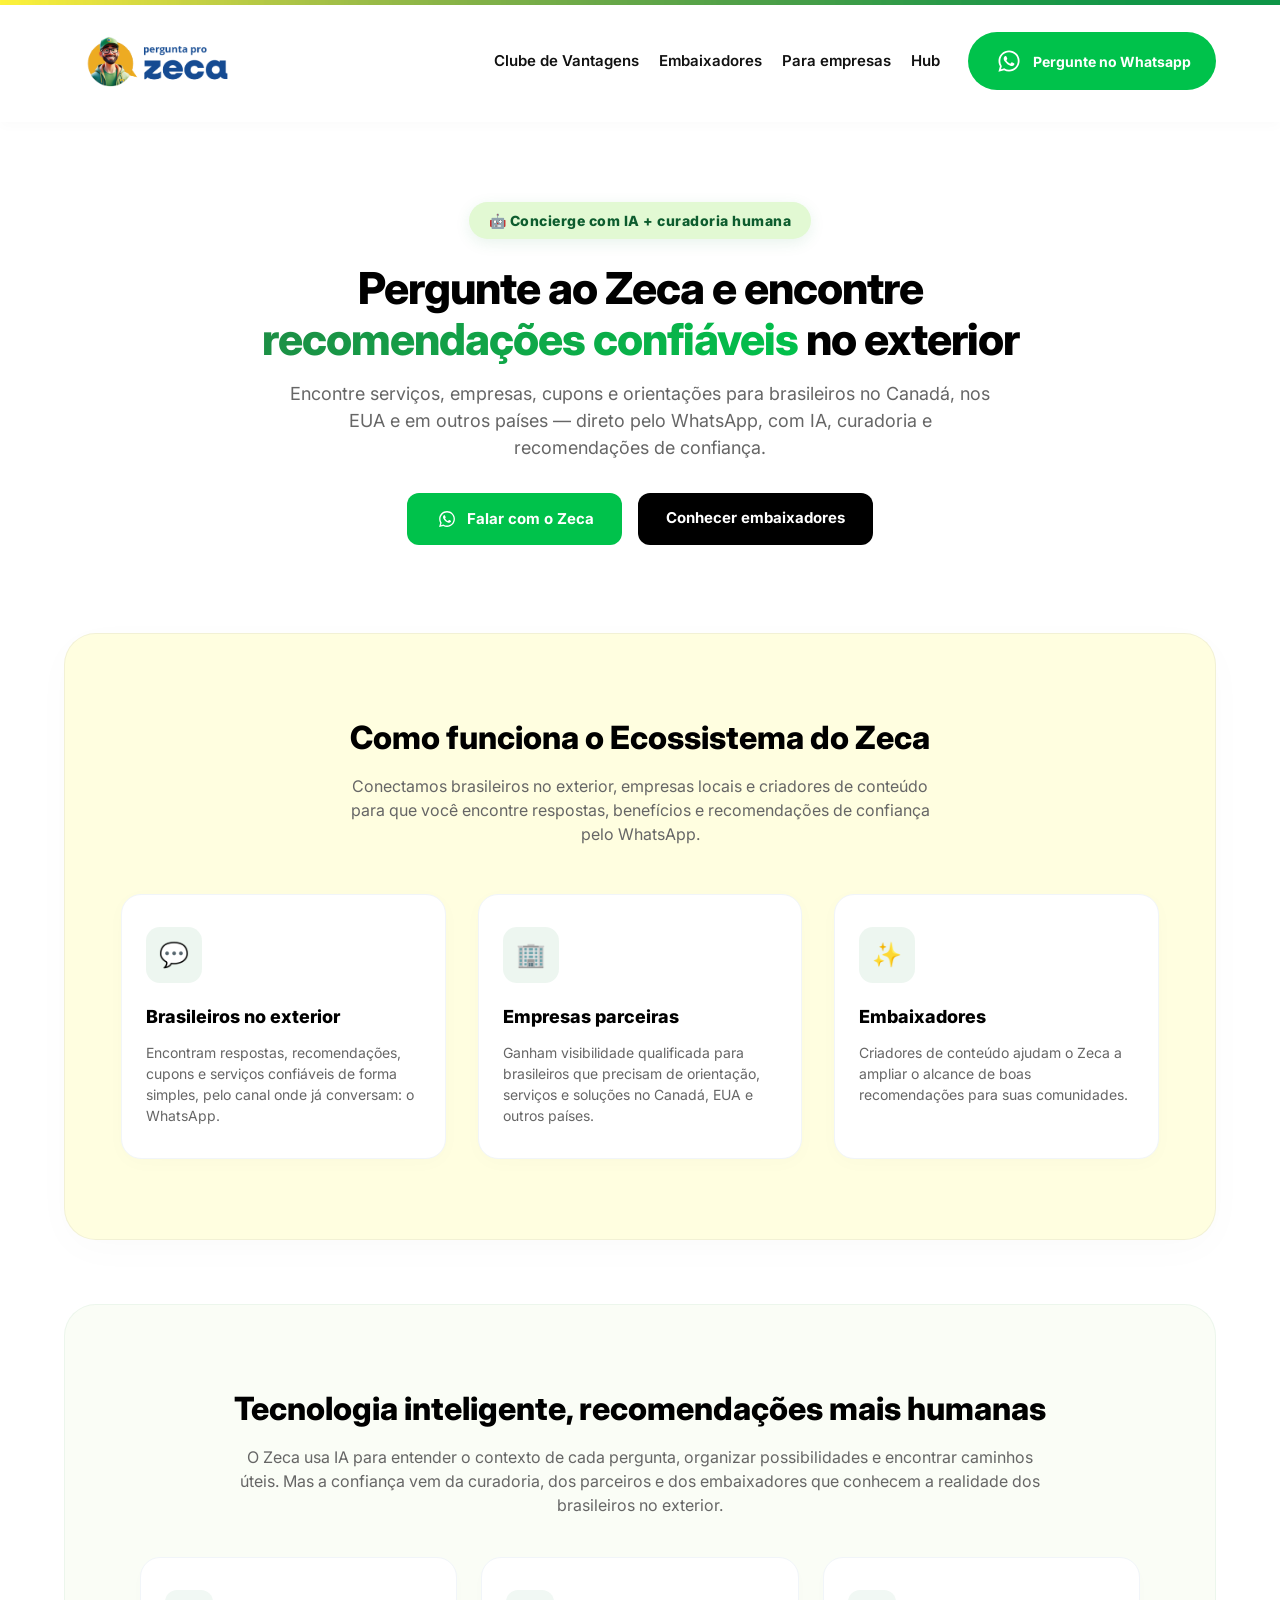
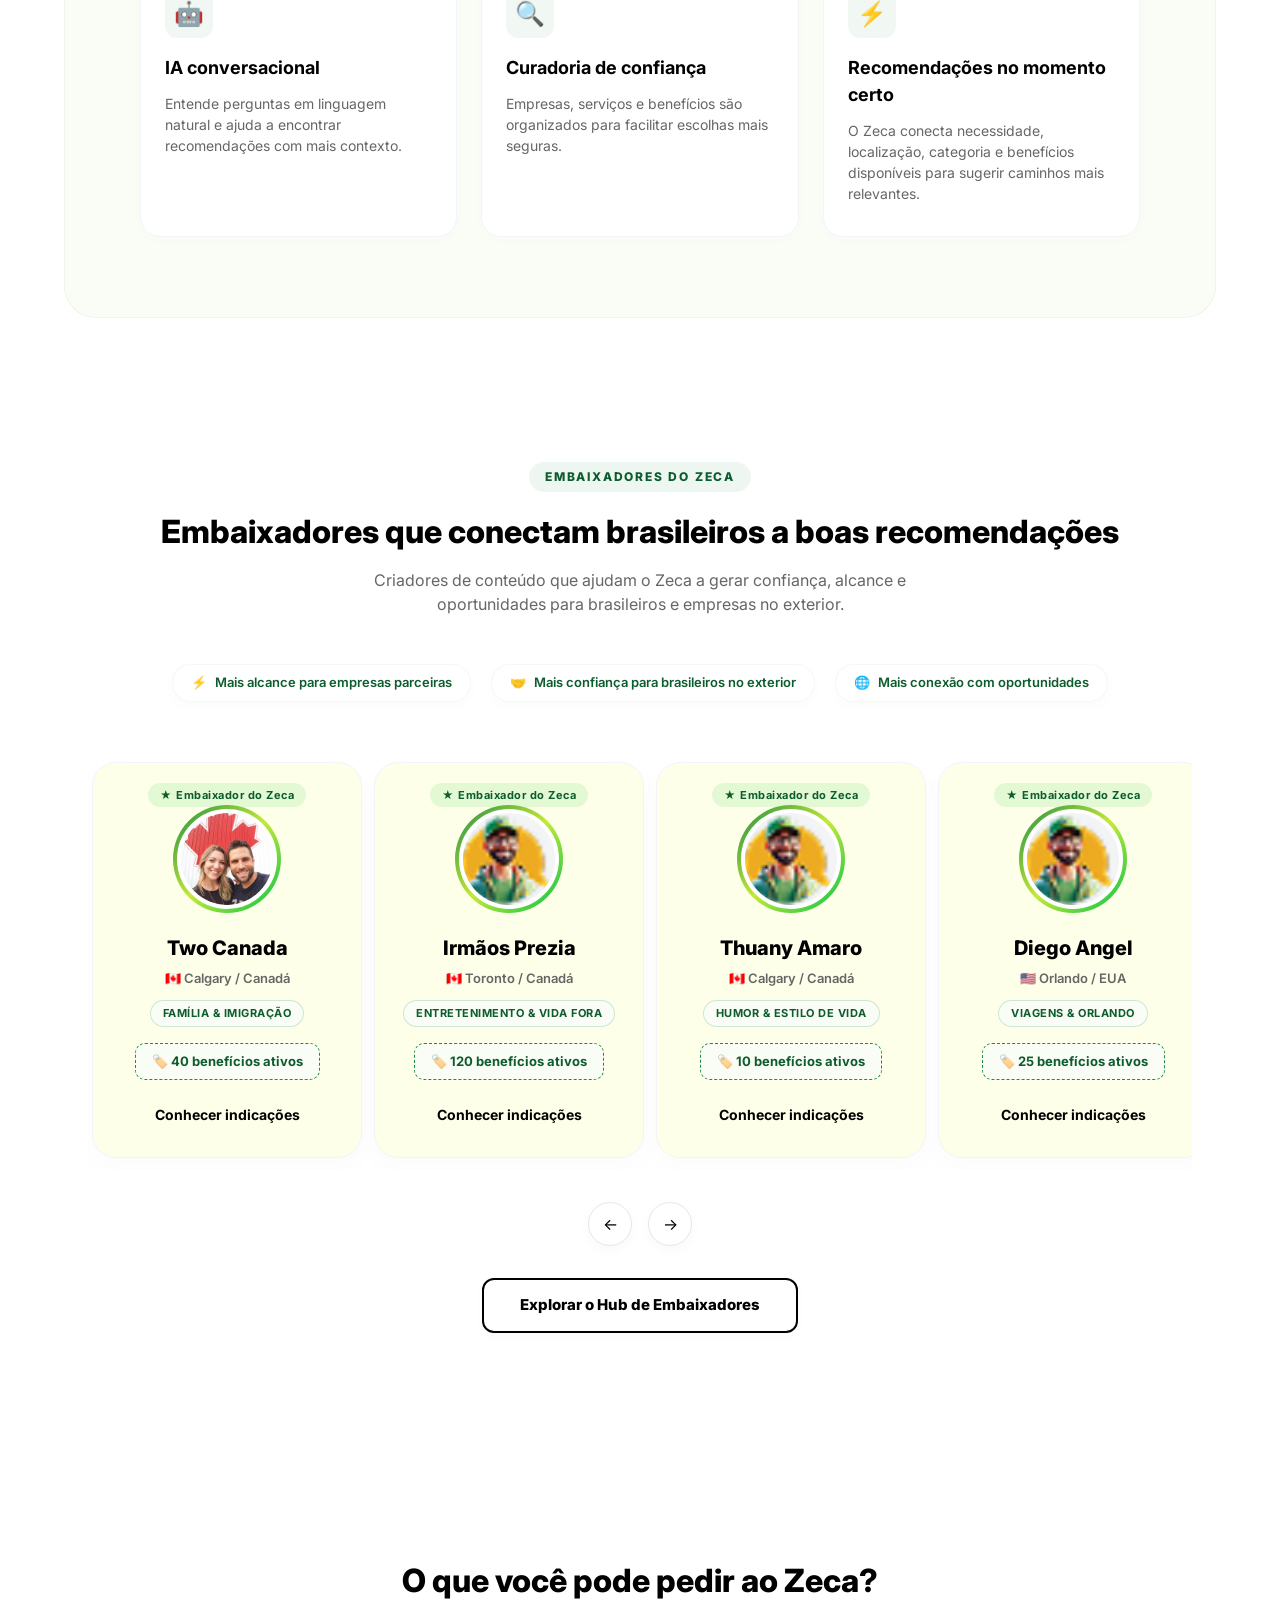
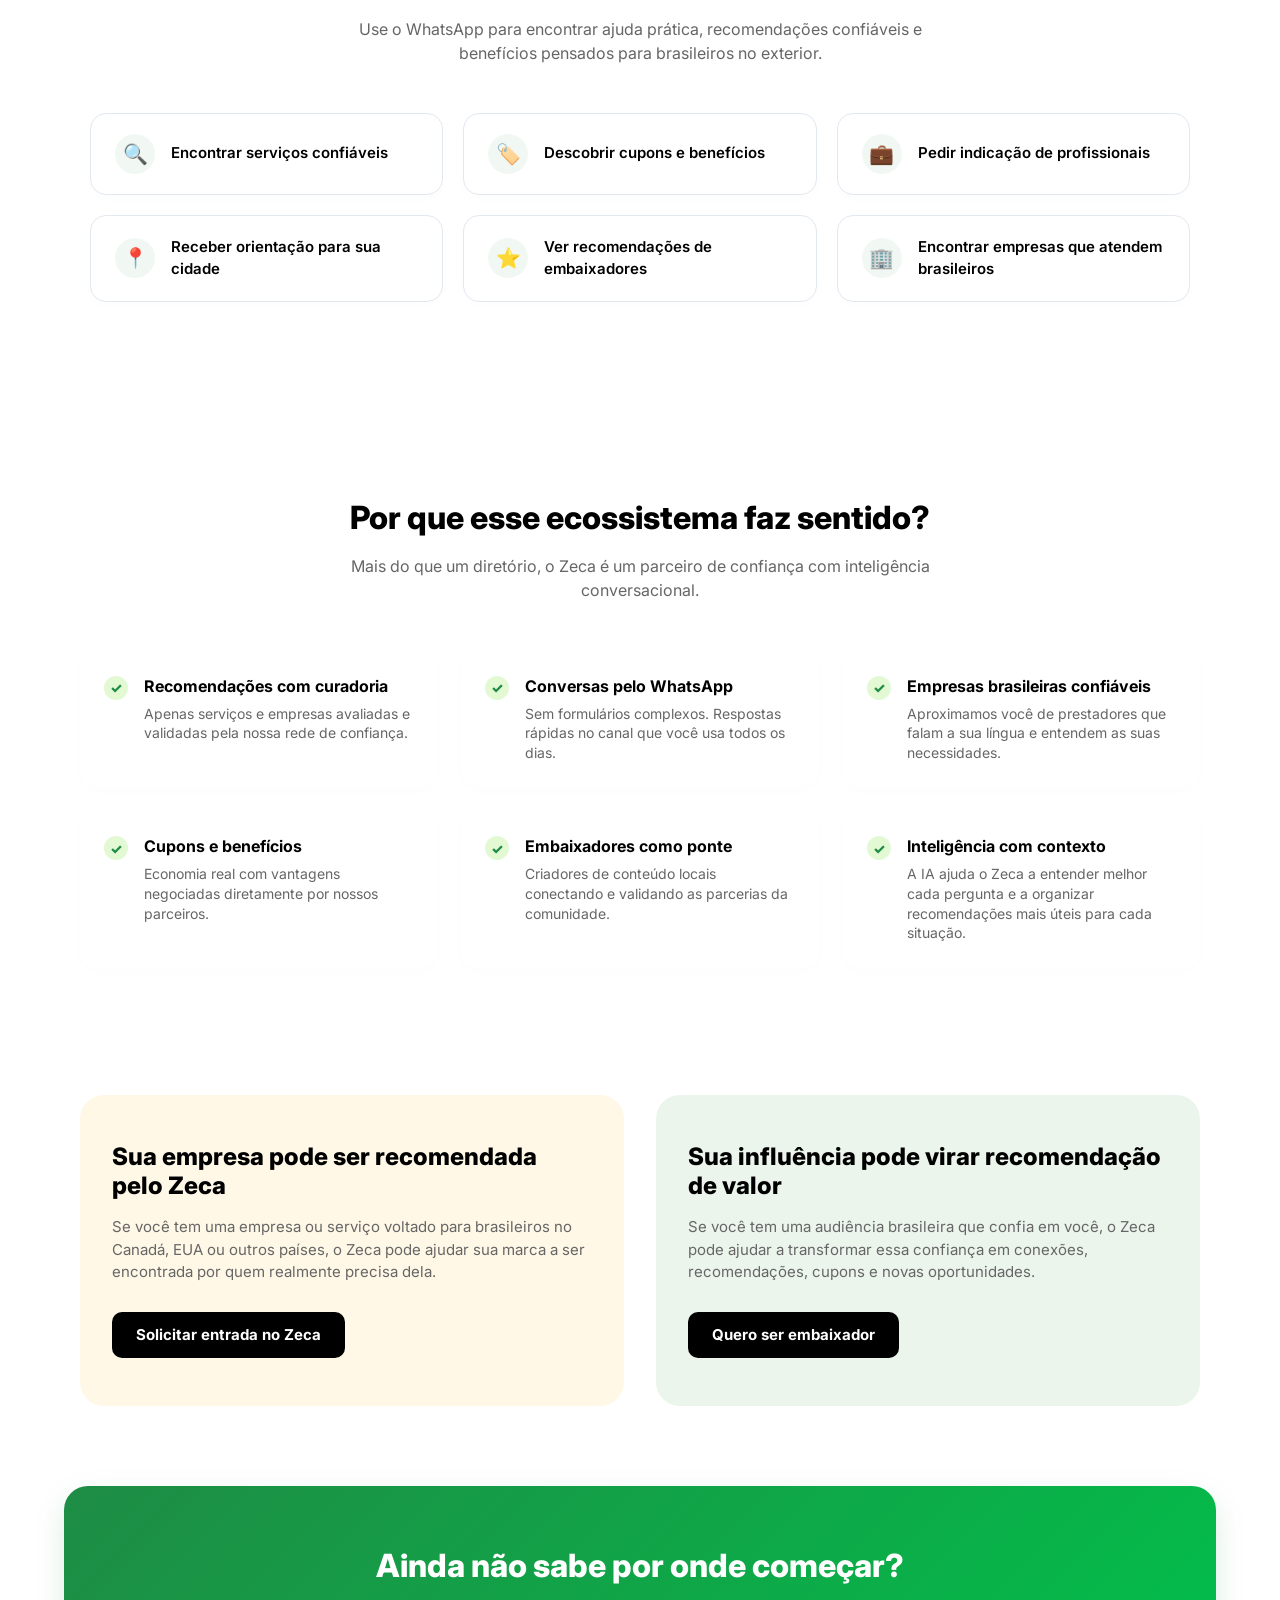
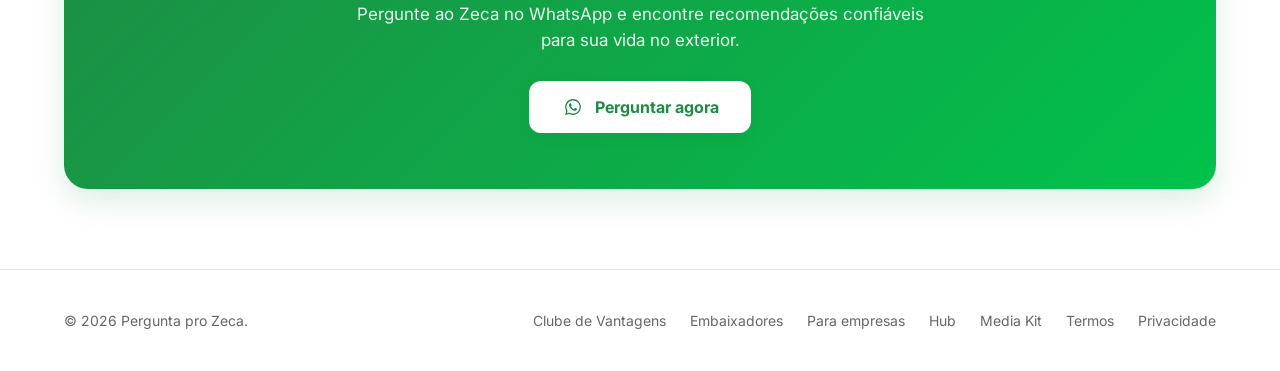
<file: index.html>
<!DOCTYPE html>
<html lang="pt-BR">
<head>
  <meta charset="UTF-8">
  <meta name="viewport" content="width=device-width, initial-scale=1.0">
  <title>Pergunta Pro Zeca | Recomendações confiáveis para brasileiros no exterior</title>
  <meta name="description" content="Pergunte ao Zeca e encontre serviços, empresas, cupons e orientações para brasileiros no Canadá, nos EUA e em outros países, direto pelo WhatsApp.">
  <link rel="stylesheet" href="styles/main.css">
  <link rel="stylesheet" href="styles/components.css">
  <link rel="shortcut icon" href="icones/zecafavicon.ico" type="image/x-icon">
  <style>
    /* Estilos Específicos da Home */
    .home-hero {
      padding: 80px 0 40px 0;
      text-align: center;
      display: flex;
      flex-direction: column;
      align-items: center;
    }
    
    .home-hero h1 {
      font-size: 44px;
      font-weight: 800;
      margin-bottom: 16px;
      letter-spacing: -1px;
      line-height: 1.15;
      color: var(--color-black);
      max-width: 800px;
    }
    
    .home-hero h1 span {
      background: linear-gradient(135deg, #1E8C45 0%, #00C24B 100%);
      -webkit-background-clip: text;
      -webkit-text-fill-color: transparent;
    }
    
    .home-hero p.hero-desc {
      color: var(--color-text-muted);
      font-size: 18px;
      margin-bottom: 32px;
      max-width: 720px;
      line-height: 1.5;
    }
    
    /* CTAs do Hero */
    .hero-ctas {
      display: flex;
      gap: 16px;
      margin-bottom: 48px;
      flex-wrap: wrap;
      justify-content: center;
    }
    
    .btn-hero-primary {
      background-color: var(--color-whatsapp);
      color: var(--color-white);
      padding: 14px 28px;
      border-radius: 12px;
      font-weight: 700;
      font-size: 15px;
      transition: background-color var(--transition-fast), transform var(--transition-fast);
      display: flex;
      align-items: center;
      gap: 8px;
    }
    
    .btn-hero-primary:hover {
      background-color: var(--color-whatsapp-hover);
      transform: translateY(-1px);
    }
    
    .btn-hero-secondary {
      background-color: var(--color-black);
      color: var(--color-white);
      padding: 14px 28px;
      border-radius: 12px;
      font-weight: 700;
      font-size: 15px;
      transition: background-color var(--transition-fast), transform var(--transition-fast);
    }
    
    .btn-hero-secondary:hover {
      background-color: #222;
      transform: translateY(-1px);
    }
    
    /* Caixa de Busca (Menos bordas, mais espaço) */
    .search-box-container {
      width: 100%;
      max-width: 760px;
      position: relative;
      background: var(--color-white);
      border: 1px solid #e5e7eb;
      border-radius: var(--border-radius-lg);
      padding: 24px;
      box-shadow: 0 10px 30px rgba(0, 0, 0, 0.04);
      margin-bottom: 24px;
      transition: all var(--transition-fast);
    }
    
    .search-box-container:focus-within {
      border-color: var(--color-whatsapp);
      box-shadow: 0 10px 30px rgba(37, 211, 102, 0.12);
    }
    
    .search-box-container textarea {
      width: 100%;
      height: 100px;
      border: none;
      resize: none;
      outline: none;
      font-size: 16px;
      color: var(--color-text-main);
      background: transparent;
      padding-bottom: 30px;
    }
    
    .search-box-container textarea::placeholder {
      color: var(--color-text-muted);
    }
    
    .btn-send-search {
      position: absolute;
      right: 24px;
      bottom: 24px;
      width: 48px;
      height: 48px;
      background-color: var(--color-black);
      border-radius: 12px;
      display: flex;
      align-items: center;
      justify-content: center;
      color: var(--color-white);
      transition: background-color var(--transition-fast);
      border: none;
      cursor: pointer;
    }
    
    .btn-send-search:hover {
      background-color: #222;
    }
    
    /* Tags de Sugestão */
    .tags-container {
      max-width: 760px;
      display: flex;
      flex-wrap: wrap;
      justify-content: center;
      gap: 10px;
      margin-bottom: 64px;
    }
    
    .search-tag {
      background-color: #F8FAFC;
      color: var(--color-text-muted);
      border: 1px solid #E2E8F0;
      padding: 8px 16px;
      border-radius: var(--border-radius-pill);
      font-size: 13px;
      font-weight: 500;
      transition: all var(--transition-fast);
    }
    
    .search-tag:hover {
      background-color: #E2F9D3;
      border-color: #C5E937;
      color: var(--color-black);
      transform: translateY(-1px);
    }

    /* Seções Gerais */
    .home-section-title {
      font-size: 32px;
      font-weight: 800;
      color: var(--color-black);
      text-align: center;
      margin-bottom: 12px;
    }
    
    .home-section-subtitle {
      font-size: 16px;
      color: var(--color-text-muted);
      text-align: center;
      max-width: 600px;
      margin: 0 auto 48px auto;
      line-height: 1.5;
    }
    
    /* Seção do Ecossistema (3 cards) */
    .ecosystem-section {
      padding: 80px 24px;
      width: 100%;
      background-color: #FFFEE0;
      border-radius: 32px;
      margin-bottom: 64px;
      box-shadow: 0 10px 40px rgba(0, 0, 0, 0.02);
      border: 1px solid rgba(0, 0, 0, 0.05);
    }
    
    .ecosystem-grid {
      display: grid;
      grid-template-columns: repeat(auto-fit, minmax(260px, 1fr));
      gap: 32px;
      padding: 0 32px;
    }
    
    .ecosystem-card {
      background: var(--color-white);
      padding: 32px 24px;
      border-radius: 20px;
      box-shadow: 0 4px 20px rgba(0, 0, 0, 0.02);
      border: 1px solid #F1F5F9;
      display: flex;
      flex-direction: column;
      align-items: flex-start;
      transition: transform var(--transition-fast);
    }
    
    .ecosystem-card:hover {
      transform: translateY(-2px);
    }
    
    .ecosystem-icon {
      width: 56px;
      height: 56px;
      border-radius: 14px;
      background-color: rgba(30, 140, 69, 0.08);
      display: flex;
      align-items: center;
      justify-content: center;
      font-size: 24px;
      margin-bottom: 20px;
    }
    
    .ecosystem-card h3 {
      font-size: 18px;
      font-weight: 800;
      color: var(--color-black);
      margin-bottom: 12px;
    }
    
    .ecosystem-card p {
      font-size: 14px;
      color: var(--color-text-muted);
      line-height: 1.5;
    }
    
    /* Seção de Benefícios (Cards Curtos sem bordas rígidas) */
    .benefits-section {
      padding: 64px 0;
      width: 100%;
      margin-bottom: 64px;
    }
    
    .benefits-grid {
      display: grid;
      grid-template-columns: repeat(auto-fit, minmax(280px, 1fr));
      gap: 24px;
      padding: 0 16px;
    }
    
    .benefit-item {
      padding: 24px;
      border-radius: 16px;
      background-color: var(--color-white);
      box-shadow: 0 4px 20px rgba(0, 0, 0, 0.01);
      display: flex;
      gap: 16px;
      align-items: flex-start;
    }
    
    .benefit-dot {
      width: 24px;
      height: 24px;
      border-radius: 50%;
      background-color: #E2F9D3;
      display: flex;
      align-items: center;
      justify-content: center;
      color: #1E8C45;
      font-weight: 800;
      font-size: 14px;
      flex-shrink: 0;
      margin-top: 2px;
    }
    
    .benefit-content h4 {
      font-size: 16px;
      font-weight: 700;
      color: var(--color-black);
      margin-bottom: 6px;
    }
    
    .benefit-content p {
      font-size: 14px;
      color: var(--color-text-muted);
      line-height: 1.4;
    }
    
    /* Seção de Embaixadores na Home (Design Premium) */
    .home-ambassadors-section {
      width: 100%;
      padding: 80px 24px;
      margin-bottom: 80px;
      text-align: center;
    }
    
    .ambassadors-eyebrow {
      display: inline-block;
      font-size: 12px;
      font-weight: 800;
      text-transform: uppercase;
      letter-spacing: 0.15em;
      color: #0D5C2E;
      background-color: rgba(30, 140, 69, 0.08);
      padding: 6px 16px;
      border-radius: var(--border-radius-pill);
      margin-bottom: 16px;
    }
    
    /* Linha de apoio explicando o ecossistema (Pilares de Valor) */
    .ambassadors-value-line {
      display: flex;
      justify-content: center;
      gap: 20px;
      flex-wrap: wrap;
      margin-bottom: 48px;
    }
    
    .value-pill {
      font-size: 13px;
      font-weight: 600;
      color: #0D5C2E;
      background-color: var(--color-white);
      padding: 8px 18px;
      border-radius: 50px;
      box-shadow: 0 4px 15px rgba(0,0,0,0.02);
      border: 1px solid rgba(30, 140, 69, 0.05);
      display: flex;
      align-items: center;
      gap: 8px;
    }
    
    /* Slideshow Estilos */
    .slideshow-container {
      position: relative;
      width: 100%;
      overflow: hidden;
      margin-bottom: 32px;
      padding: 12px 4px;
    }
    
    .ambassadors-track {
      display: flex;
      gap: 12px;
      transition: transform 0.5s cubic-bezier(0.4, 0, 0.2, 1);
      width: max-content;
    }
    
    .ambassador-home-card {
      width: 270px;
      background: #feffe9;
      padding: 32px 24px;
      border-radius: 24px;
      box-shadow: 0 10px 30px rgba(0, 0, 0, 0.02);
      border: 1px solid #F1F5F9;
      display: flex;
      flex-direction: column;
      align-items: center;
      text-align: center;
      transition: transform var(--transition-normal), box-shadow var(--transition-normal), border-color var(--transition-normal);
      position: relative;
      flex-shrink: 0;
    }
    
    .ambassador-home-card:hover {
      transform: translateY(-8px);
      box-shadow: 0 20px 40px rgba(0, 0, 0, 0.06);
      border-color: rgba(30, 140, 69, 0.15);
    }
    
    /* Controles do Slideshow (Setas Circulares Discretas) */
    .slideshow-controls {
      display: flex;
      justify-content: center;
      align-items: center;
      gap: 16px;
      margin-bottom: 32px;
      margin-top: 16px;
    }
    
    .btn-slideshow-control {
      background-color: var(--color-white);
      color: var(--color-black);
      border: 1px solid #E2E8F0;
      width: 44px;
      height: 44px;
      border-radius: 50%;
      font-size: 16px;
      cursor: pointer;
      display: flex;
      align-items: center;
      justify-content: center;
      transition: all var(--transition-fast);
      box-shadow: 0 4px 12px rgba(0, 0, 0, 0.03);
    }
    
    .btn-slideshow-control:hover {
      background-color: var(--color-black);
      color: var(--color-white);
      border-color: var(--color-black);
      transform: scale(1.05);
    }
    
    .btn-slideshow-control:active {
      transform: scale(0.95);
    }
    
    /* Selo oficial de Embaixador no topo do card */
    .ambassador-official-badge {
      position: absolute;
      top: 20px;
      font-size: 11px;
      font-weight: 700;
      color: #0D5C2E;
      background-color: #E2F9D3;
      padding: 4px 12px;
      border-radius: 50px;
      letter-spacing: 0.5px;
    }
    
    .avatar-container-home {
      position: relative;
      width: 108px;
      height: 108px;
      border-radius: 50%;
      padding: 4px;
      background: linear-gradient(135deg, #1E8C45, #C5E937, #00C24B);
      margin-top: 10px;
      margin-bottom: 20px;
    }
    
    .ambassador-home-avatar {
      width: 100%;
      height: 100%;
      border-radius: 50%;
      object-fit: cover;
      border: 4px solid var(--color-white);
      background-color: #f3f4f6;
    }
    
    .ambassador-home-name {
      font-size: 20px;
      font-weight: 800;
      color: var(--color-black);
      margin-bottom: 6px;
    }
    
    .ambassador-home-location {
      font-size: 13px;
      color: var(--color-text-muted);
      margin-bottom: 12px;
      display: flex;
      align-items: center;
      gap: 4px;
      font-weight: 600;
    }
    
    .ambassador-home-nicho {
      font-size: 11px;
      font-weight: 700;
      color: #0D5C2E;
      background-color: #FAFDF6;
      border: 1px solid rgba(30, 140, 69, 0.2);
      padding: 4px 12px;
      border-radius: var(--border-radius-pill);
      margin-bottom: 16px;
      text-transform: uppercase;
      letter-spacing: 0.5px;
    }
    
    .ambassador-home-cupons {
      font-size: 13px;
      color: #0D5C2E;
      background-color: #FAFDF6;
      border: 1px dashed #1E8C45;
      padding: 8px 16px;
      border-radius: 10px;
      font-weight: 700;
      margin-bottom: 24px;
      display: inline-flex;
      align-items: center;
      gap: 6px;
    }
    
    .btn-ambassador-profile {
      font-size: 14px;
      font-weight: 700;
      color: var(--color-black);
      text-decoration: none;
      transition: all var(--transition-fast);
    }
    
    .btn-ambassador-profile:hover {
      color: #1E8C45;
    }
    
    .ambassadors-footer-link {
      margin-top: 16px;
    }
    
    .ambassadors-footer-link .btn-outline {
      border: 2px solid var(--color-black);
      color: var(--color-black);
      padding: 14px 36px;
      border-radius: 12px;
      font-weight: 800;
      font-size: 15px;
      transition: all var(--transition-fast);
      display: inline-block;
      box-shadow: 0 4px 15px rgba(0,0,0,0.02);
    }
    
    .ambassadors-footer-link .btn-outline:hover {
      background-color: var(--color-black);
      color: var(--color-white);
      transform: translateY(-1px);
      box-shadow: 0 8px 20px rgba(0,0,0,0.08);
    }
    
    /* Seção de Chamadas de Parcerias (Empresas & Embaixadores) */
    .partnership-ctas-section {
      display: grid;
      grid-template-columns: repeat(auto-fit, minmax(300px, 1fr));
      gap: 32px;
      margin-bottom: 80px;
      padding: 0 16px;
    }
    
    .partnership-cta-card {
      background-color: #EBF5EC; /* Verde suave mais visível */
      padding: 48px 32px;
      border-radius: 24px;
      display: flex;
      flex-direction: column;
      align-items: flex-start;
      text-align: left;
    }
    
    .partnership-cta-card.companies {
      background-color: #FFF8E7; /* Creme/Amarelo mais visível */
    }
    
    .partnership-cta-card h3 {
      font-size: 24px;
      font-weight: 800;
      color: var(--color-black);
      margin-bottom: 16px;
      line-height: 1.2;
    }
    
    .partnership-cta-card p {
      font-size: 15px;
      color: var(--color-text-muted);
      line-height: 1.5;
      margin-bottom: 28px;
    }
    
    .partnership-cta-card .btn {
      padding: 12px 24px;
      font-size: 15px;
      font-weight: 700;
      border-radius: 10px;
    }
    
    
    .hero-badge-ai {
      display: inline-flex;
      align-items: center;
      gap: 8px;
      font-size: 14px;
      font-weight: 800;
      color: #0D5C2E;
      background-color: #E2F9D3; /* Verde marca mais evidente */
      padding: 8px 20px;
      border-radius: 50px;
      margin-bottom: 24px;
      letter-spacing: 0.5px;
      box-shadow: 0 4px 15px rgba(30, 140, 69, 0.1); /* Sombra leve */
    }
    
    /* Seção de Tecnologia Inteligente */
    .ai-tech-section {
      padding: 80px 24px;
      background-color: #FAFDF6;
      border-radius: 32px;
      margin-bottom: 64px;
      border: 1px solid rgba(30, 140, 69, 0.06);
      text-align: center;
    }
    
    .tech-grid {
      display: grid;
      grid-template-columns: repeat(auto-fit, minmax(280px, 1fr));
      gap: 24px;
      max-width: 1000px;
      margin: 40px auto 0 auto;
    }
    
    .tech-card {
      background: var(--color-white);
      padding: 32px 24px;
      border-radius: 20px;
      box-shadow: 0 4px 20px rgba(0, 0, 0, 0.01);
      border: 1px solid #F1F5F9;
      text-align: left;
      transition: all var(--transition-fast);
      display: flex;
      flex-direction: column;
    }
    
    .tech-card:hover {
      border-color: var(--color-whatsapp);
      transform: translateY(-2px);
    }
    
    .tech-card-icon {
      font-size: 24px;
      margin-bottom: 16px;
      width: 48px;
      height: 48px;
      background-color: rgba(30, 140, 69, 0.06);
      color: #1E8C45;
      border-radius: 12px;
      display: flex;
      align-items: center;
      justify-content: center;
      flex-shrink: 0;
    }
    
    .tech-card h3 {
      font-size: 18px;
      font-weight: 700;
      margin-bottom: 12px;
      color: var(--color-black);
    }
    
    .tech-card p {
      font-size: 14px;
      color: var(--color-text-muted);
      line-height: 1.5;
    }
     
    /* Seção O que pedir ao Zeca (Exemplos Práticos) */
    .practical-examples-section {
      padding: 64px 24px;
      margin-bottom: 64px;
      text-align: center;
    }
    
    .examples-grid {
      display: grid;
      grid-template-columns: repeat(auto-fit, minmax(280px, 1fr));
      gap: 20px;
      max-width: 1100px;
      margin: 0 auto;
    }
    
    .example-chip {
      background-color: var(--color-white);
      border: 1px solid #E2E8F0;
      border-radius: 16px;
      padding: 20px 24px;
      display: flex;
      align-items: center;
      gap: 16px;
      text-align: left;
      transition: all var(--transition-fast);
      box-shadow: 0 4px 15px rgba(0, 0, 0, 0.01);
    }
    
    .example-chip:hover {
      border-color: var(--color-whatsapp);
      transform: translateY(-2px);
      box-shadow: 0 8px 25px rgba(37, 211, 102, 0.08);
    }
    
    .example-chip-icon {
      font-size: 20px;
      width: 40px;
      height: 40px;
      background-color: rgba(30, 140, 69, 0.06);
      color: #1E8C45;
      border-radius: 50%;
      display: flex;
      align-items: center;
      justify-content: center;
      flex-shrink: 0;
    }
    
    .example-chip-text {
      font-size: 15px;
      font-weight: 600;
      color: var(--color-black);
    }
    
    /* CTA Final do Usuário Comum */
    .final-user-cta-section {
      background: linear-gradient(135deg, #1E8C45 0%, #00C24B 100%);
      border-radius: 24px;
      padding: 56px 32px;
      text-align: center;
      color: var(--color-white);
      margin-bottom: 64px;
      margin-top: 16px;
      box-shadow: 0 12px 30px rgba(30, 140, 69, 0.15);
    }
    
    .final-user-cta-section h2 {
      font-size: 32px;
      font-weight: 800;
      margin-bottom: 12px;
    }
    
    .final-user-cta-section p {
      font-size: 17px;
      opacity: 0.9;
      margin-bottom: 28px;
      max-width: 600px;
      margin-left: auto;
      margin-right: auto;
    }
    
    .btn-final-cta-whatsapp {
      background-color: var(--color-white);
      color: #1E8C45;
      padding: 14px 32px;
      border-radius: 12px;
      font-weight: 700;
      font-size: 16px;
      transition: all var(--transition-fast);
      display: inline-flex;
      align-items: center;
      gap: 10px;
      text-decoration: none;
      box-shadow: 0 4px 15px rgba(0, 0, 0, 0.05);
    }
    
    .btn-final-cta-whatsapp:hover {
      background-color: #f8fafc;
      transform: translateY(-2px);
      box-shadow: 0 8px 25px rgba(0, 0, 0, 0.1);
    }
    
    @media (max-width: 768px) {
      .home-hero {
        padding: 32px 0 24px 0;
      }
      .home-hero h1 {
        font-size: 28px;
        line-height: 1.25;
      }
      .home-hero p.hero-desc {
        font-size: 15px;
        margin-bottom: 24px;
      }
      .hero-ctas {
        width: 100%;
        flex-direction: column;
        gap: 12px;
        margin-bottom: 32px;
      }
      .hero-ctas .btn-hero-primary,
      .hero-ctas .btn-hero-secondary {
        width: 100%;
        justify-content: center;
        min-height: 48px;
        padding: 12px 20px;
      }
      .search-box-container {
        padding: 16px;
        margin-bottom: 16px;
      }
      .search-box-container textarea {
        font-size: 16px !important;
        height: 80px;
      }
      .tags-container {
        gap: 8px;
        margin-bottom: 40px;
      }
      .search-tag {
        min-height: 40px;
        display: inline-flex;
        align-items: center;
        padding: 8px 14px;
        font-size: 13px;
      }
      .ecosystem-section {
        padding: 32px 16px;
        border-radius: 20px;
        margin-bottom: 48px;
      }
      .ecosystem-grid {
        grid-template-columns: 1fr;
        padding: 0;
        gap: 16px;
      }
      .benefits-section {
        padding: 40px 0;
        margin-bottom: 40px;
      }
      .benefits-grid {
        grid-template-columns: 1fr;
        padding: 0;
        gap: 16px;
      }
      .partnership-ctas-section {
        grid-template-columns: 1fr;
        padding: 0;
        gap: 20px;
        margin-bottom: 48px;
      }
      .partnership-card {
        padding: 24px 20px;
      }
      .partnership-btn {
        width: 100%;
        min-height: 48px;
        display: flex;
        align-items: center;
        justify-content: center;
      }
      .tech-grid {
        grid-template-columns: 1fr;
        gap: 16px;
        margin-top: 24px;
      }
      .examples-grid {
        grid-template-columns: 1fr;
        gap: 14px;
      }
      .final-user-cta-section {
        padding: 40px 20px;
        border-radius: 20px;
      }
      .ambassador-home-card {
        width: 250px;
        max-width: calc(100vw - 64px);
        padding: 24px 16px;
      }
      .btn-slideshow-control {
        width: 44px;
        height: 44px;
      }
    }

    @media (max-width: 480px) {
      .container {
        padding: 0 16px;
      }
      .home-section-title {
        font-size: 24px;
      }
      .home-section-subtitle {
        font-size: 15px;
        margin-bottom: 32px;
      }
    }
  </style>
</head>
<body>

  <!-- Cabeçalho -->
  <header class="site-header site-header--gradient">
    <div class="container">
      <a href="index.html" class="logo-container" id="header-logo-link">
        <img src="imagens/logo-perguntaprozeca.png" alt="Pergunta pro Zeca" class="logo-img">
      </a>
      <div class="header-right-area">
        <nav class="header-nav">
          <a href="clube-vantagens.html" class="header-nav-link">Clube de Vantagens</a>
          <a href="embaixadores.html" class="header-nav-link">Embaixadores</a>
          <a href="parceiros.html" class="header-nav-link">Para empresas</a>
          <a href="hub-influenciadores.html" class="header-nav-link">Hub</a>
        </nav>
        <a href="https://wa.me/5500000000000?text=Ol%C3%A1%2C%20Zeca!%20Quero%20encontrar%20recomenda%C3%A7%C3%B5es%20confi%C3%A1veis%20para%20brasileiros%20no%20exterior." target="_blank" class="btn btn-whatsapp header-wa-desktop" id="btn-whatsapp-header">
          <img src="icones/whatsapp.svg" alt="WhatsApp" style="width: 32px; height: 32px;">
          Pergunte no Whatsapp
        </a>
        <div class="header-mobile-actions">
          <a href="https://wa.me/5500000000000?text=Ol%C3%A1%2C%20Zeca!%20Quero%20encontrar%20recomenda%C3%A7%C3%B5es%20confi%C3%A1veis%20para%20brasileiros%20no%20exterior." target="_blank" class="btn-wa-compact" aria-label="WhatsApp Zeca">
            <img src="icones/whatsapp.svg" alt="WhatsApp">
          </a>
          <button type="button" class="btn-menu-toggle" id="btn-menu-toggle" aria-expanded="false" aria-controls="mobile-nav-drawer" aria-label="Abrir menu de navegação">
            <span class="hamburger-bar"></span>
            <span class="hamburger-bar"></span>
            <span class="hamburger-bar"></span>
          </button>
        </div>
      </div>
    </div>
  </header>

  <!-- Drawer de Navegação Mobile -->
  <div class="mobile-nav-backdrop" id="mobile-nav-backdrop"></div>
  <aside class="mobile-nav-drawer" id="mobile-nav-drawer" aria-label="Menu principal de navegação" aria-hidden="true">
    <div class="drawer-header">
      <a href="index.html" class="drawer-logo">
        <img src="imagens/logo-perguntaprozeca.png" alt="Pergunta pro Zeca" class="drawer-logo-img">
      </a>
      <button type="button" class="btn-drawer-close" id="btn-drawer-close" aria-label="Fechar menu">
        <svg width="24" height="24" viewBox="0 0 24 24" fill="none" stroke="currentColor" stroke-width="2.5" stroke-linecap="round" stroke-linejoin="round"><line x1="18" y1="6" x2="6" y2="18"></line><line x1="6" y1="6" x2="18" y2="18"></line></svg>
      </button>
    </div>
    <nav class="drawer-nav">
      <a href="clube-vantagens.html" class="drawer-nav-link">Clube de Vantagens</a>
      <a href="embaixadores.html" class="drawer-nav-link">Embaixadores</a>
      <a href="parceiros.html" class="drawer-nav-link">Para empresas</a>
      <a href="hub-influenciadores.html" class="drawer-nav-link">Hub</a>
    </nav>
    <div class="drawer-footer">
      <a href="https://wa.me/5500000000000?text=Ol%C3%A1%2C%20Zeca!%20Quero%20encontrar%20recomenda%C3%A7%C3%B5es%20confi%C3%A1veis%20para%20brasileiros%20no%20exterior." target="_blank" class="btn btn-whatsapp drawer-btn-wa">
        <img src="icones/whatsapp.svg" alt="WhatsApp" style="width: 24px; height: 24px;">
        Pergunte no Whatsapp
      </a>
    </div>
  </aside>

  <!-- Corpo Principal -->
  <main class="container">
    <section class="home-hero">
      <div class="hero-badge-ai">🤖 Concierge com IA + curadoria humana</div>
      <h1>Pergunte ao Zeca e encontre <span>recomendações confiáveis</span> no exterior</h1>
      <p class="hero-desc">Encontre serviços, empresas, cupons e orientações para brasileiros no Canadá, nos EUA e em outros países — direto pelo WhatsApp, com IA, curadoria e recomendações de confiança.</p>
      
      <!-- CTAs do Hero -->
      <div class="hero-ctas">
        <a href="https://wa.me/5500000000000?text=Ol%C3%A1%2C%20Zeca!%20Quero%20encontrar%20recomenda%C3%A7%C3%B5es%20confi%C3%A1veis%20para%20brasileiros%20no%20exterior." target="_blank" class="btn-hero-primary">
          <img src="icones/whatsapp.svg" alt="WhatsApp" style="width: 24px; height: 24px;">
          Falar com o Zeca
        </a>
        <a href="embaixadores.html" class="btn-hero-secondary">Conhecer embaixadores</a>
      </div>
    </section>

    <!-- Bloco Explicando o Ecossistema -->
    <section class="ecosystem-section">
      <h2 class="home-section-title">Como funciona o Ecossistema do Zeca</h2>
      <p class="home-section-subtitle">Conectamos brasileiros no exterior, empresas locais e criadores de conteúdo para que você encontre respostas, benefícios e recomendações de confiança pelo WhatsApp.</p>
      
      <div class="ecosystem-grid">
        <!-- Card 1: Brasileiros -->
        <div class="ecosystem-card">
          <div class="ecosystem-icon">💬</div>
          <h3>Brasileiros no exterior</h3>
          <p>Encontram respostas, recomendações, cupons e serviços confiáveis de forma simples, pelo canal onde já conversam: o WhatsApp.</p>
        </div>
        
        <!-- Card 2: Empresas -->
        <div class="ecosystem-card">
          <div class="ecosystem-icon">🏢</div>
          <h3>Empresas parceiras</h3>
          <p>Ganham visibilidade qualificada para brasileiros que precisam de orientação, serviços e soluções no Canadá, EUA e outros países.</p>
        </div>
        
        <!-- Card 3: Embaixadores -->
        <div class="ecosystem-card">
          <div class="ecosystem-icon">✨</div>
          <h3>Embaixadores</h3>
          <p>Criadores de conteúdo ajudam o Zeca a ampliar o alcance de boas recomendações para suas comunidades.</p>
        </div>
      </div>
    </section>

    <!-- Seção de Tecnologia Inteligente -->
    <section class="ai-tech-section">
      <h2 class="home-section-title">Tecnologia inteligente, recomendações mais humanas</h2>
      <p class="home-section-subtitle" style="max-width: 800px; margin: 0 auto;">O Zeca usa IA para entender o contexto de cada pergunta, organizar possibilidades e encontrar caminhos úteis. Mas a confiança vem da curadoria, dos parceiros e dos embaixadores que conhecem a realidade dos brasileiros no exterior.</p>
      
      <div class="tech-grid">
        <!-- Card 1 -->
        <div class="tech-card">
          <div class="tech-card-icon">🤖</div>
          <h3>IA conversacional</h3>
          <p>Entende perguntas em linguagem natural e ajuda a encontrar recomendações com mais contexto.</p>
        </div>
        <!-- Card 2 -->
        <div class="tech-card">
          <div class="tech-card-icon">🔍</div>
          <h3>Curadoria de confiança</h3>
          <p>Empresas, serviços e benefícios são organizados para facilitar escolhas mais seguras.</p>
        </div>
        <!-- Card 3 -->
        <div class="tech-card">
          <div class="tech-card-icon">⚡</div>
          <h3>Recomendações no momento certo</h3>
          <p>O Zeca conecta necessidade, localização, categoria e benefícios disponíveis para sugerir caminhos mais relevantes.</p>
        </div>
      </div>
    </section>

    <!-- Seção de Embaixadores Aprimorada (Design Premium com Slideshow) -->
    <section class="home-ambassadors-section">
      <span class="ambassadors-eyebrow">Embaixadores do Zeca</span>
      <h2 class="home-section-title">Embaixadores que conectam brasileiros a boas recomendações</h2>
      <p class="home-section-subtitle">Criadores de conteúdo que ajudam o Zeca a gerar confiança, alcance e oportunidades para brasileiros e empresas no exterior.</p>
      
      <!-- Linha de apoio do Ecossistema -->
      <div class="ambassadors-value-line">
        <div class="value-pill"><span>⚡</span> Mais alcance para empresas parceiras</div>
        <div class="value-pill"><span>🤝</span> Mais confiança para brasileiros no exterior</div>
        <div class="value-pill"><span>🌐</span> Mais conexão com oportunidades</div>
      </div>
      
      <!-- Slideshow Container -->
      <div class="slideshow-container">
        <div class="ambassadors-track" id="ambassadors-track">
          
          <!-- 1. Two Canada -->
          <div class="ambassador-home-card">
            <span class="ambassador-official-badge">★ Embaixador do Zeca</span>
            <div class="avatar-container-home">
              <img src="imagens/inf_hub_twocanada.png" alt="Two Canada" class="ambassador-home-avatar" loading="lazy" onerror="this.src='imagens/ic_zeca_011.png'">
            </div>
            <div class="ambassador-home-name">Two Canada</div>
            <div class="ambassador-home-location">🇨🇦 Calgary / Canadá</div>
            <div class="ambassador-home-nicho">Família & Imigração</div>
            <div class="ambassador-home-cupons">🏷️ 40 benefícios ativos</div>
            <a href="influenciador-perfil.html" class="btn-ambassador-profile">Conhecer indicações</a>
          </div>
          
          <!-- 2. Irmãos Prezia -->
          <div class="ambassador-home-card">
            <span class="ambassador-official-badge">★ Embaixador do Zeca</span>
            <div class="avatar-container-home">
              <img src="https://images.unsplash.com/photo-1506794778202-cad84cf45f1d?w=150&auto=format&fit=crop&q=80" alt="Irmãos Prezia" class="ambassador-home-avatar" loading="lazy" onerror="this.src='imagens/ic_zeca_011.png'">
            </div>
            <div class="ambassador-home-name">Irmãos Prezia</div>
            <div class="ambassador-home-location">🇨🇦 Toronto / Canadá</div>
            <div class="ambassador-home-nicho">Entretenimento & Vida Fora</div>
            <div class="ambassador-home-cupons">🏷️ 120 benefícios ativos</div>
            <a href="influenciador-perfil.html" class="btn-ambassador-profile">Conhecer indicações</a>
          </div>
          
          <!-- 3. Thuany Amaro -->
          <div class="ambassador-home-card">
            <span class="ambassador-official-badge">★ Embaixador do Zeca</span>
            <div class="avatar-container-home">
              <img src="https://images.unsplash.com/photo-1544005313-94ddf0286df2?w=150&auto=format&fit=crop&q=80" alt="Thuany Amaro" class="ambassador-home-avatar" loading="lazy" onerror="this.src='imagens/ic_zeca_011.png'">
            </div>
            <div class="ambassador-home-name">Thuany Amaro</div>
            <div class="ambassador-home-location">🇨🇦 Calgary / Canadá</div>
            <div class="ambassador-home-nicho">Humor & Estilo de Vida</div>
            <div class="ambassador-home-cupons">🏷️ 10 benefícios ativos</div>
            <a href="influenciador-perfil.html" class="btn-ambassador-profile">Conhecer indicações</a>
          </div>
 
          <!-- 4. Diego Angel -->
          <div class="ambassador-home-card">
            <span class="ambassador-official-badge">★ Embaixador do Zeca</span>
            <div class="avatar-container-home">
              <img src="https://images.unsplash.com/photo-1500648767791-00dcc994a43e?w=150&auto=format&fit=crop&q=80" alt="Diego Angel" class="ambassador-home-avatar" loading="lazy" onerror="this.src='imagens/ic_zeca_011.png'">
            </div>
            <div class="ambassador-home-name">Diego Angel</div>
            <div class="ambassador-home-location">🇺🇸 Orlando / EUA</div>
            <div class="ambassador-home-nicho">Viagens & Orlando</div>
            <div class="ambassador-home-cupons">🏷️ 25 benefícios ativos</div>
            <a href="influenciador-perfil.html" class="btn-ambassador-profile">Conhecer indicações</a>
          </div>
 
          <!-- 5. Alessia Habibi -->
          <div class="ambassador-home-card">
            <span class="ambassador-official-badge">★ Embaixador do Zeca</span>
            <div class="avatar-container-home">
              <img src="https://images.unsplash.com/photo-1517841905240-472988babdf9?w=150&auto=format&fit=crop&q=80" alt="Alessia Habibi" class="ambassador-home-avatar" loading="lazy" onerror="this.src='imagens/ic_zeca_011.png'">
            </div>
            <div class="ambassador-home-name">Alessia Habibi</div>
            <div class="ambassador-home-location">🇺🇸 Miami / EUA</div>
            <div class="ambassador-home-nicho">Moda & UGC</div>
            <div class="ambassador-home-cupons">🏷️ 5 benefícios ativos</div>
            <a href="influenciador-perfil.html" class="btn-ambassador-profile">Conhecer indicações</a>
          </div>
 
          <!-- 6. Emily Hill -->
          <div class="ambassador-home-card">
            <span class="ambassador-official-badge">★ Embaixador do Zeca</span>
            <div class="avatar-container-home">
              <img src="https://images.unsplash.com/photo-1539571696357-5a69c17a67c6?w=150&auto=format&fit=crop&q=80" alt="Emily Hill" class="ambassador-home-avatar" loading="lazy" onerror="this.src='imagens/ic_zeca_011.png'">
            </div>
            <div class="ambassador-home-name">Emily Hill</div>
            <div class="ambassador-home-location">🇺🇸 Boston / EUA</div>
            <div class="ambassador-home-nicho">Gastronomia & Vida Local</div>
            <div class="ambassador-home-cupons">🏷️ 18 benefícios ativos</div>
            <a href="influenciador-perfil.html" class="btn-ambassador-profile">Conhecer indicações</a>
          </div>
 
        </div>
      </div>
      
      <!-- Controles do Slideshow -->
      <div class="slideshow-controls">
        <button class="btn-slideshow-control" id="btn-slideshow-prev">←</button>
        <button class="btn-slideshow-control" id="btn-slideshow-next">→</button>
      </div>
      
      <div class="ambassadors-footer-link">
        <a href="hub-influenciadores.html" class="btn btn-outline">Explorar o Hub de Embaixadores</a>
      </div>
    </section>

    <!-- Seção de Exemplos Práticos (O que pedir ao Zeca) -->
    <section class="practical-examples-section">
      <h2 class="home-section-title">O que você pode pedir ao Zeca?</h2>
      <p class="home-section-subtitle">Use o WhatsApp para encontrar ajuda prática, recomendações confiáveis e benefícios pensados para brasileiros no exterior.</p>
      
      <div class="examples-grid">
        <div class="example-chip">
          <div class="example-chip-icon">🔍</div>
          <span class="example-chip-text">Encontrar serviços confiáveis</span>
        </div>
        <div class="example-chip">
          <div class="example-chip-icon">🏷️</div>
          <span class="example-chip-text">Descobrir cupons e benefícios</span>
        </div>
        <div class="example-chip">
          <div class="example-chip-icon">💼</div>
          <span class="example-chip-text">Pedir indicação de profissionais</span>
        </div>
        <div class="example-chip">
          <div class="example-chip-icon">📍</div>
          <span class="example-chip-text">Receber orientação para sua cidade</span>
        </div>
        <div class="example-chip">
          <div class="example-chip-icon">⭐</div>
          <span class="example-chip-text">Ver recomendações de embaixadores</span>
        </div>
        <div class="example-chip">
          <div class="example-chip-icon">🏢</div>
          <span class="example-chip-text">Encontrar empresas que atendem brasileiros</span>
        </div>
      </div>
    </section>

    <!-- Seção de Benefícios -->
    <section class="benefits-section">
      <h2 class="home-section-title">Por que esse ecossistema faz sentido?</h2>
      <p class="home-section-subtitle">Mais do que um diretório, o Zeca é um parceiro de confiança com inteligência conversacional.</p>
      
      <div class="benefits-grid">
        <!-- Benefício 1 -->
        <div class="benefit-item">
          <div class="benefit-dot">✓</div>
          <div class="benefit-content">
            <h4>Recomendações com curadoria</h4>
            <p>Apenas serviços e empresas avaliadas e validadas pela nossa rede de confiança.</p>
          </div>
        </div>
        
        <!-- Benefício 2 -->
        <div class="benefit-item">
          <div class="benefit-dot">✓</div>
          <div class="benefit-content">
            <h4>Conversas pelo WhatsApp</h4>
            <p>Sem formulários complexos. Respostas rápidas no canal que você usa todos os dias.</p>
          </div>
        </div>
        
        <!-- Benefício 3 -->
        <div class="benefit-item">
          <div class="benefit-dot">✓</div>
          <div class="benefit-content">
            <h4>Empresas brasileiras confiáveis</h4>
            <p>Aproximamos você de prestadores que falam a sua língua e entendem as suas necessidades.</p>
          </div>
        </div>
        
        <!-- Benefício 4 -->
        <div class="benefit-item">
          <div class="benefit-dot">✓</div>
          <div class="benefit-content">
            <h4>Cupons e benefícios</h4>
            <p>Economia real com vantagens negociadas diretamente por nossos parceiros.</p>
          </div>
        </div>
        
        <!-- Benefício 5 -->
        <div class="benefit-item">
          <div class="benefit-dot">✓</div>
          <div class="benefit-content">
            <h4>Embaixadores como ponte</h4>
            <p>Criadores de conteúdo locais conectando e validando as parcerias da comunidade.</p>
          </div>
        </div>
        
        <!-- Benefício 6 -->
        <div class="benefit-item">
          <div class="benefit-dot">✓</div>
          <div class="benefit-content">
            <h4>Inteligência com contexto</h4>
            <p>A IA ajuda o Zeca a entender melhor cada pergunta e a organizar recomendações mais úteis para cada situação.</p>
          </div>
        </div>
      </div>
    </section>

    <!-- Chamadas de Parcerias (Empresas & Embaixadores) -->
    <section class="partnership-ctas-section">
      <!-- Empresas -->
      <div class="partnership-cta-card companies">
        <h3>Sua empresa pode ser recomendada pelo Zeca</h3>
        <p>Se você tem uma empresa ou serviço voltado para brasileiros no Canadá, EUA ou outros países, o Zeca pode ajudar sua marca a ser encontrada por quem realmente precisa dela.</p>
        <a href="anuncie-no-zeca.html" class="btn btn-hero-secondary">Solicitar entrada no Zeca</a>
      </div>
      
      <!-- Embaixadores -->
      <div class="partnership-cta-card">
        <h3>Sua influência pode virar recomendação de valor</h3>
        <p>Se você tem uma audiência brasileira que confia em você, o Zeca pode ajudar a transformar essa confiança em conexões, recomendações, cupons e novas oportunidades.</p>
        <a href="embaixadores.html" class="btn btn-hero-primary" style="background-color: var(--color-black);">Quero ser embaixador</a>
      </div>
    </section>

    <!-- Chamada final para o usuário comum -->
    <section class="final-user-cta-section">
      <h2>Ainda não sabe por onde começar?</h2>
      <p>Pergunte ao Zeca no WhatsApp e encontre recomendações confiáveis para sua vida no exterior.</p>
      <a href="https://wa.me/5500000000000?text=Ol%C3%A1%2C%20Zeca!%20Quero%20encontrar%20recomenda%C3%A7%C3%B5es%20confi%C3%A1veis%20para%20brasileiros%20no%20exterior." target="_blank" class="btn-final-cta-whatsapp">
        <img src="icones/whatsapp.svg" alt="WhatsApp" style="width: 24px; height: 24px; filter: brightness(0) saturate(100%) invert(39%) sepia(85%) saturate(417%) hue-rotate(90deg) brightness(91%) contrast(85%);">
        Perguntar agora
      </a>
    </section>
  </main>

  <!-- Rodapé -->
  <footer class="site-footer">
    <div class="container">
      <p>© 2026 Pergunta pro Zeca.</p>
      <div class="footer-links">
        <a href="clube-vantagens.html">Clube de Vantagens</a>
        <a href="embaixadores.html">Embaixadores</a>
        <a href="parceiros.html">Para empresas</a>
        <a href="hub-influenciadores.html">Hub</a>
        <a href="#">Media Kit</a>
        <a href="termos.html">Termos</a>
        <a href="privacidade.html">Privacidade</a>
      </div>
    </div>
  </footer>

  <script src="js/app.js"></script>
  <script>
    document.addEventListener("DOMContentLoaded", () => {
      const track = document.getElementById("ambassadors-track");
      const btnPrev = document.getElementById("btn-slideshow-prev");
      const btnNext = document.getElementById("btn-slideshow-next");
      const slideshowContainer = document.querySelector(".slideshow-container");
      
      const gap = 12;
      function getStep() {
        if (!track || !track.firstElementChild) return 282;
        return track.firstElementChild.offsetWidth + gap;
      }
      
      let autoplayInterval;
      let resumeTimeout;
      let isTransitioning = false;
      
      function nextSlide() {
        if (isTransitioning || !track || !track.firstElementChild) return;
        isTransitioning = true;
        const step = getStep();
        
        track.style.transition = "transform 0.5s cubic-bezier(0.4, 0, 0.2, 1)";
        track.style.transform = `translateX(-${step}px)`;
        
        setTimeout(() => {
          track.style.transition = "none";
          const firstCard = track.firstElementChild;
          track.appendChild(firstCard);
          track.style.transform = "translateX(0)";
          isTransitioning = false;
        }, 500);
      }
      
      function prevSlide() {
        if (isTransitioning || !track || !track.lastElementChild) return;
        isTransitioning = true;
        const step = getStep();
        
        track.style.transition = "none";
        const lastCard = track.lastElementChild;
        track.insertBefore(lastCard, track.firstElementChild);
        track.style.transform = `translateX(-${step}px)`;
        
        // force reflow
        track.offsetHeight;
        
        track.style.transition = "transform 0.5s cubic-bezier(0.4, 0, 0.2, 1)";
        track.style.transform = "translateX(0)";
        
        setTimeout(() => {
          isTransitioning = false;
        }, 500);
      }
      
      function startAutoplay() {
        stopAutoplay();
        autoplayInterval = setInterval(nextSlide, 3500);
      }
      
      function stopAutoplay() {
        if (autoplayInterval) {
          clearInterval(autoplayInterval);
          autoplayInterval = null;
        }
      }

      function pauseAutoplayTemporarily(ms = 8000) {
        stopAutoplay();
        if (resumeTimeout) clearTimeout(resumeTimeout);
        resumeTimeout = setTimeout(() => {
          startAutoplay();
        }, ms);
      }
      
      if (btnNext) {
        btnNext.addEventListener("click", () => {
          nextSlide();
          pauseAutoplayTemporarily(6000);
        });
      }
      
      if (btnPrev) {
        btnPrev.addEventListener("click", () => {
          prevSlide();
          pauseAutoplayTemporarily(6000);
        });
      }
      
      // Touch e Swipe para Mobile
      if (slideshowContainer) {
        let touchStartX = 0;
        let touchStartY = 0;
        let touchEndX = 0;
        let touchEndY = 0;

        slideshowContainer.addEventListener("touchstart", (e) => {
          stopAutoplay();
          touchStartX = e.touches[0].clientX;
          touchStartY = e.touches[0].clientY;
          touchEndX = touchStartX;
          touchEndY = touchStartY;
        }, { passive: true });

        slideshowContainer.addEventListener("touchmove", (e) => {
          touchEndX = e.touches[0].clientX;
          touchEndY = e.touches[0].clientY;
        }, { passive: true });

        slideshowContainer.addEventListener("touchend", () => {
          const deltaX = touchStartX - touchEndX;
          const deltaY = touchStartY - touchEndY;
          // Dispara swipe se movimento horizontal for maior que 40px e maior que vertical
          if (Math.abs(deltaX) > 40 && Math.abs(deltaX) > Math.abs(deltaY)) {
            if (deltaX > 0) {
              nextSlide();
            } else {
              prevSlide();
            }
          }
          pauseAutoplayTemporarily(8000);
        });

        slideshowContainer.addEventListener("mouseenter", stopAutoplay);
        slideshowContainer.addEventListener("mouseleave", startAutoplay);
      }
      
      startAutoplay();
    });
  </script>
</body>
</html>
</file>
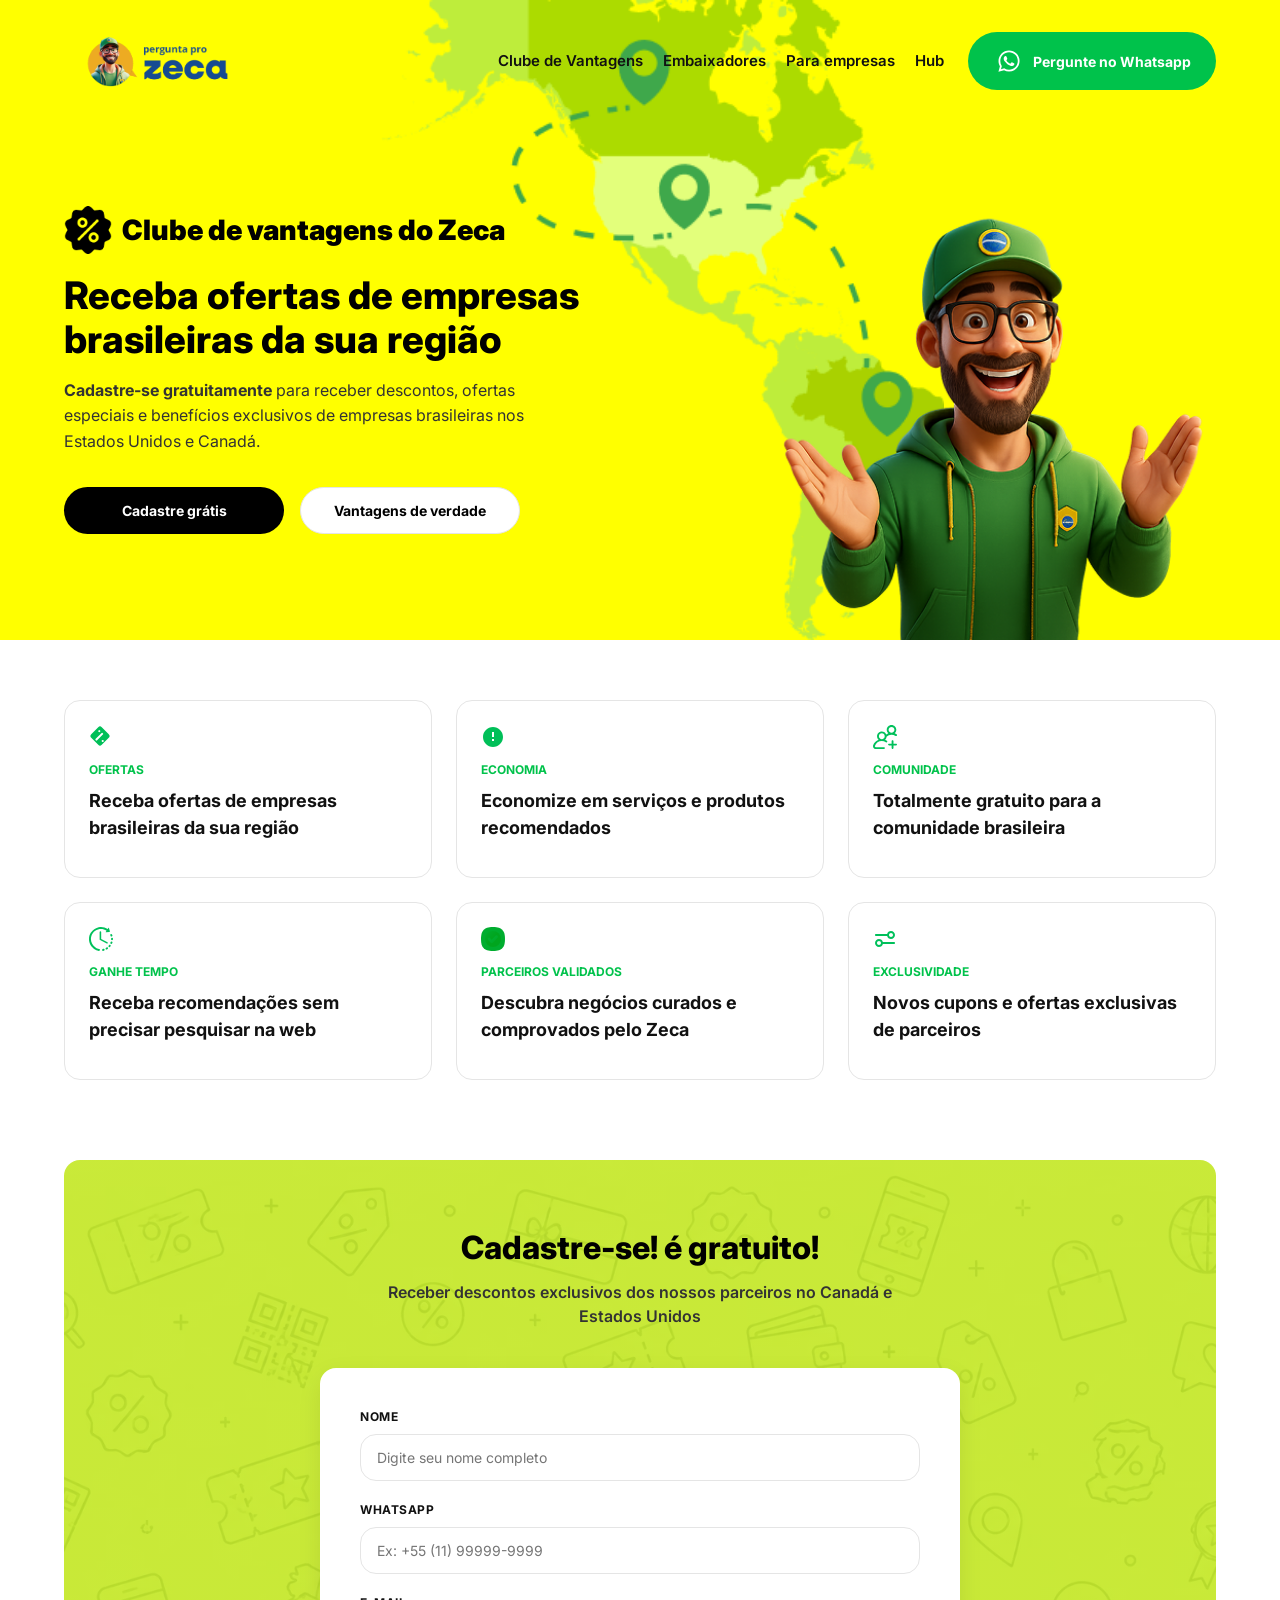
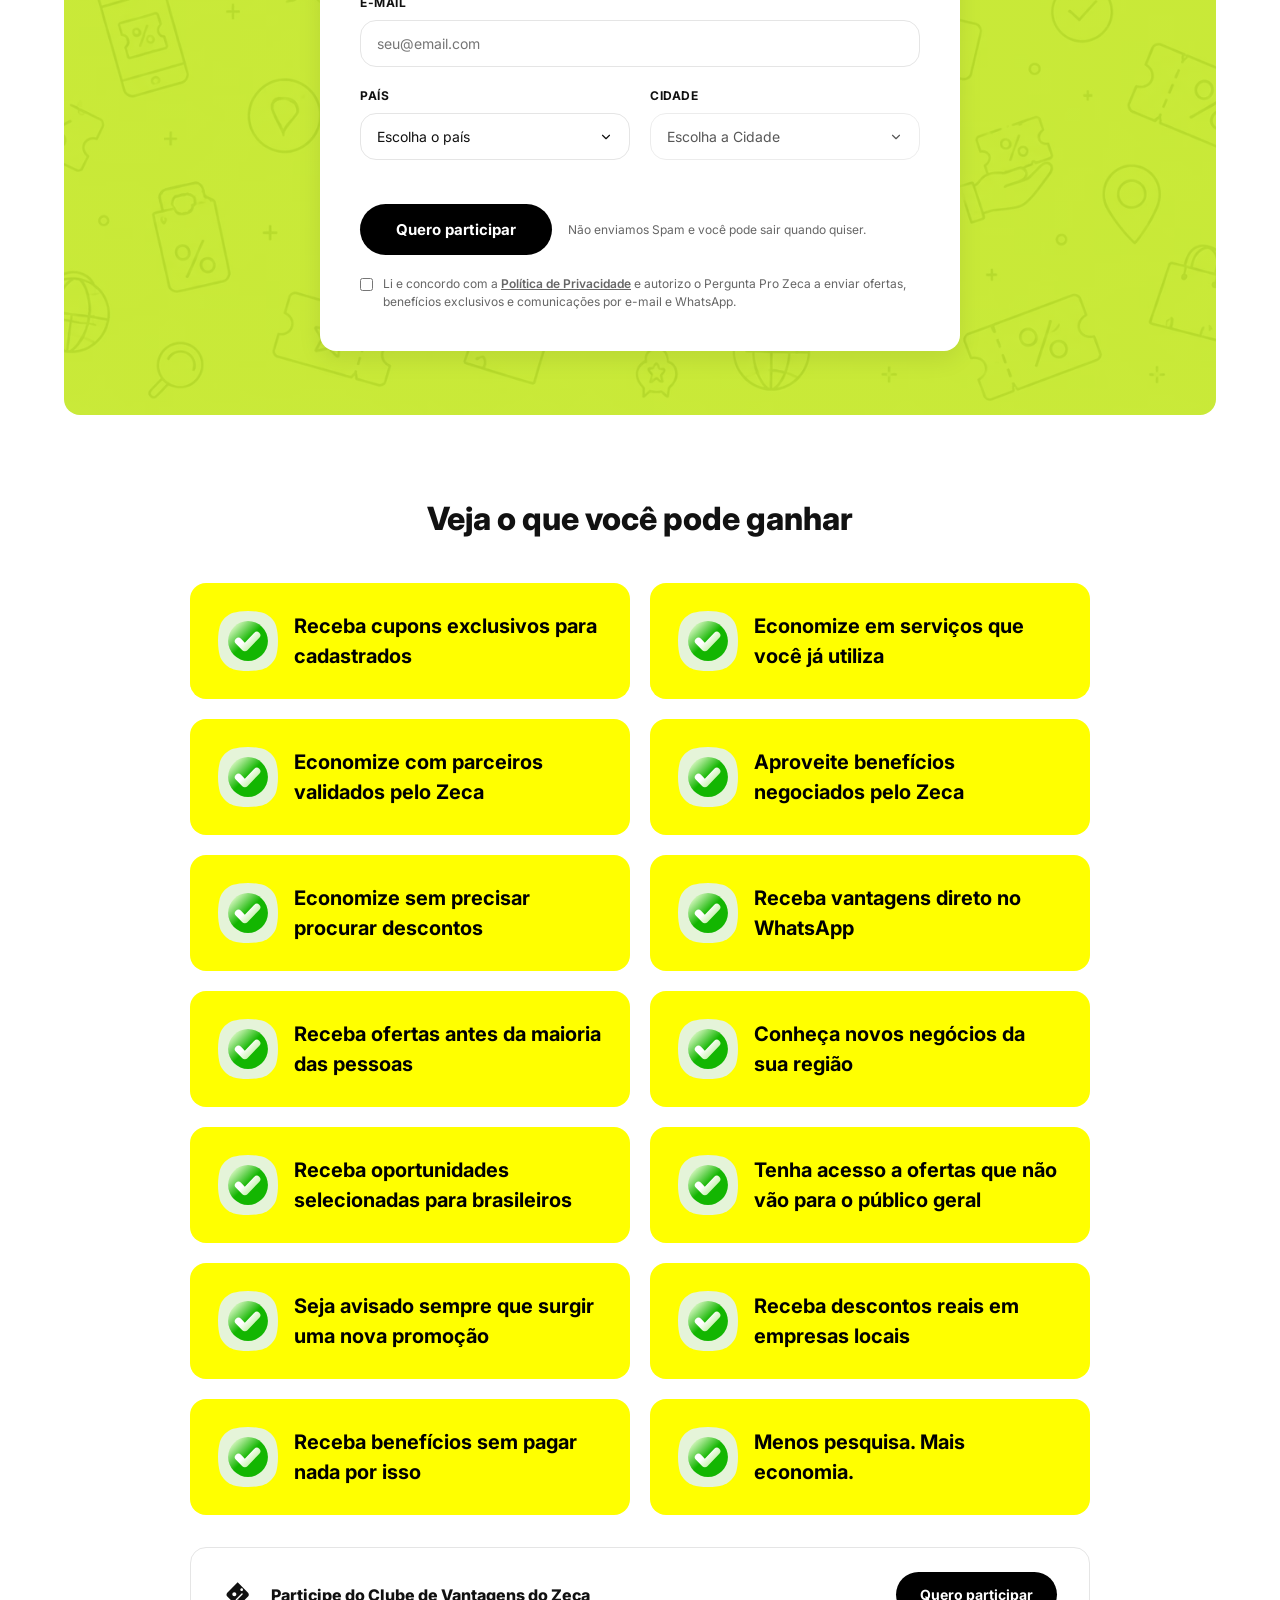
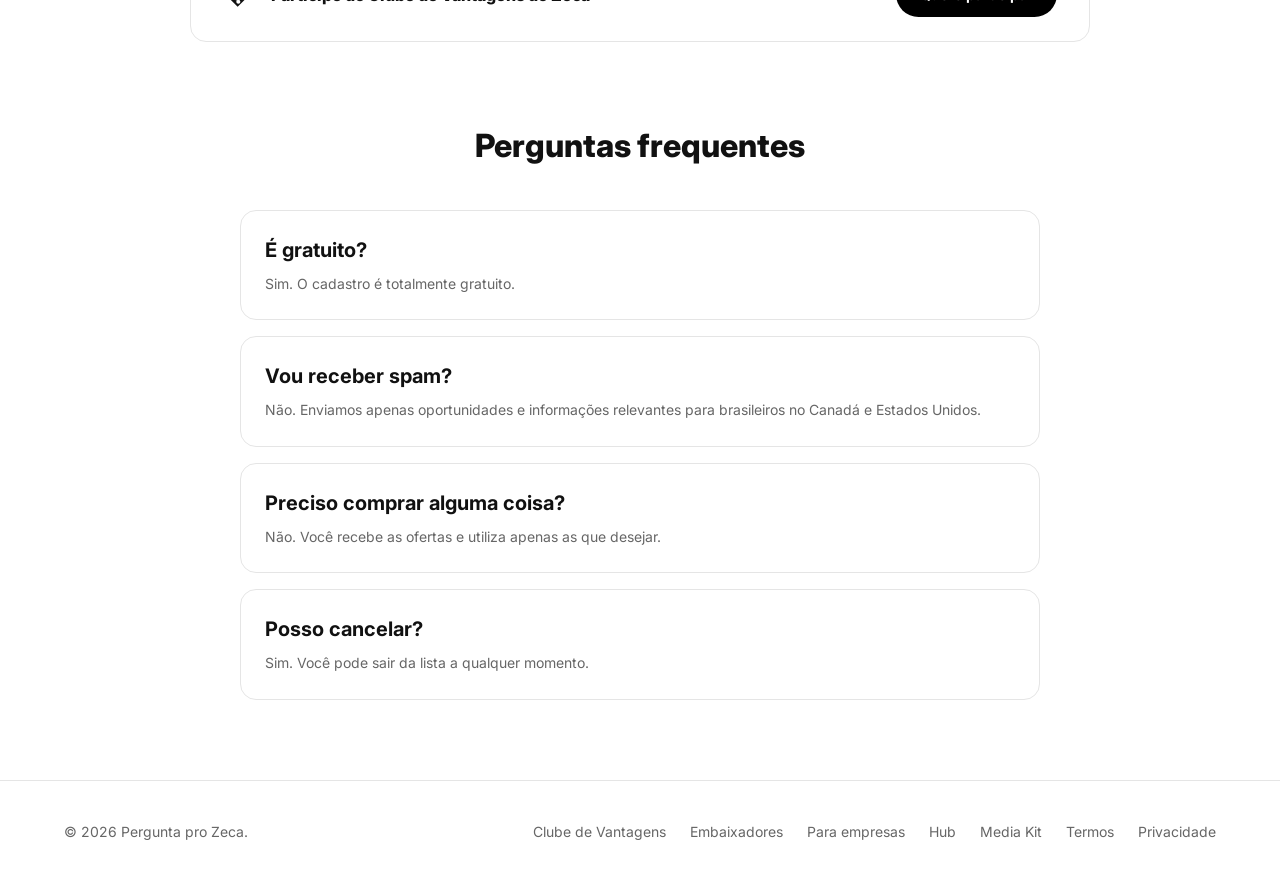
<file: clube-landing.html>
<!DOCTYPE html>
<html lang="pt-BR">
<head>
  <meta charset="UTF-8">
  <meta name="viewport" content="width=device-width, initial-scale=1.0">
  <title>Clube de Vantagens do Zeca - Economize no Exterior</title>
  <meta name="description" content="Receba ofertas exclusivas, cupons de desconto e cashbacks de empresas brasileiras na sua região no Canadá e Estados Unidos.">
  <link rel="stylesheet" href="styles/main.css">
  <link rel="stylesheet" href="styles/components.css">
  <link rel="shortcut icon" href="icones/zecafavicon.ico" type="image/x-icon">
  <style>
    /* Estilos da Landing Page do Clube */
    
    /* Hero Section */
    .hero-section {
      background-color: var(--color-primary-yellow);
      background-image: url('imagens/mapa-bg.png');
      background-repeat: no-repeat;
      background-position: right 47% top 0px;
      background-size: auto 100%;
      padding: 160px 0 0 0; /* Ajustado para compensar o header transparente absoluto */
      position: relative;
      overflow: hidden;
      margin-bottom: 60px;
    }
    
    .hero-section .container {
      display: flex;
      justify-content: space-between;
      align-items: center;
      gap: 40px;
    }
    
    .hero-content {
      flex: 1.2;
      padding-bottom: 60px;
      z-index: 2;
    }
    
    .hero-badge-title {
      display: inline-flex;
      align-items: center;
      gap: 10px;
      font-size: 28px;
      font-weight: 900;
      color: var(--color-black);
      margin-bottom: 20px;
    }
    
    .hero-badge-title svg {
      width: 32px;
      height: 32px;
    }
    
    .hero-content h1 {
      font-size: 38px;
      font-weight: 800;
      line-height: 1.15;
      margin-bottom: 16px;
      color: var(--color-black);
    }
    
    .hero-content p {
      font-size: 16px;
      color: #333;
      margin-bottom: 32px;
      max-width: 500px;
      line-height: 1.6;
    }
    
    .hero-buttons {
      display: flex;
      gap: 16px;
      flex-wrap: wrap;
    }

    .hero-buttons .btn {
      min-width: 220px;
      text-align: center;
      justify-content: center;
    }
    
    .hero-image-wrapper {
      flex: 0.8;
      display: flex;
      justify-content: flex-end;
      align-self: flex-end;
      margin-bottom: 0;
      z-index: 2;
    }
    
    .hero-image {
      max-width: 100%;
      height: 480px;
      display: block;
      object-fit: contain;
      object-position: bottom center; /* Alinha a imagem de fato na base do box */
      vertical-align: bottom;
    }

    /* Estilos para o Header Transparente nesta página */
    .site-header--transparent {
      background-color: transparent !important;
      box-shadow: none !important;
      position: absolute;
      top: 0;
      left: 0;
      right: 0;
      z-index: 100;
    }
    
    /* Quick Benefits Grid */
    .benefits-summary-section {
      margin-bottom: 80px;
    }
    
    .benefits-quick-grid {
      display: grid;
      grid-template-columns: repeat(3, 1fr);
      gap: 24px;
    }
    
    .benefit-card-icon {
      width: 24px;
      height: 24px;
      margin-bottom: 12px;
      filter: invert(56%) sepia(85%) saturate(3033%) hue-rotate(113deg) brightness(96%) contrast(101%);
    }
    
    /* Form Section */
    .register-section {
      background-color: var(--color-lime-bg);
      background-image: linear-gradient(rgba(197, 233, 55, 0.7), rgba(197, 233, 55, 0.7)), url('imagens/bg-tema-01.png');
      background-image: linear-gradient(rgba(197, 233, 55, 0.7), rgba(197, 233, 55, 0.7)), url('imagens/bg-tema-01.avif');
      background-repeat: no-repeat;
      background-position: center;
      background-size: cover;
      border-radius: var(--border-radius-lg);
      padding: 64px 48px;
      margin-bottom: 80px;
    }
    
    .register-container {
      display: flex;
      flex-direction: column;
      align-items: center;
      text-align: center;
    }
    
    .register-header h2 {
      font-size: 32px;
      font-weight: 800;
      color: var(--color-black);
      margin-bottom: 8px;
    }
    
    .register-header p {
      font-size: 16px;
      color: #333;
      font-weight: 600;
      margin-bottom: 40px;
      max-width: 560px;
    }
    
    .register-card-form {
      background-color: var(--color-white);
      border-radius: 16px;
      padding: 40px;
      width: 100%;
      max-width: 640px;
      box-shadow: var(--shadow-md);
      text-align: left;
    }
    
    .form-row-2 {
      display: grid;
      grid-template-columns: 1fr 1fr;
      gap: 20px;
    }
    
    .form-group-input {
      margin-bottom: 20px;
    }
    
    .form-group-input label {
      display: block;
      font-size: 12px;
      font-weight: 700;
      text-transform: uppercase;
      color: var(--color-text-main);
      margin-bottom: 8px;
      letter-spacing: 0.5px;
    }
    
    .form-group-input input, .form-group-input select {
      width: 100%;
      padding: 14px 16px;
      border: 1.5px solid var(--color-border);
      border-radius: var(--border-radius-md);
      font-size: 14px;
      transition: border-color var(--transition-fast);
      background-color: var(--color-white);
    }
    
    .form-group-input select {
      padding-right: 40px;
      appearance: none;
      -webkit-appearance: none;
      -moz-appearance: none;
      background-image: url("data:image/svg+xml;charset=UTF-8,%3csvg xmlns='http://www.w3.org/2000/svg' viewBox='0 0 24 24' fill='none' stroke='%23111111' stroke-width='2' stroke-linecap='round' stroke-linejoin='round'%3e%3cpolyline points='6 9 12 15 18 9'%3e%3c/polyline%3e%3c/svg%3e");
      background-repeat: no-repeat;
      background-position: right 16px center;
      background-size: 14px;
    }
    
    .form-group-input input:focus, .form-group-input select:focus {
      border-color: var(--color-black);
      outline: none;
    }
    
    .form-submit-row {
      display: flex;
      align-items: center;
      gap: 16px;
      margin-top: 24px;
      margin-bottom: 20px;
      flex-wrap: wrap;
    }
    
    .form-submit-row button {
      padding: 16px 36px;
      font-size: 15px;
    }
    
    .form-submit-row span {
      font-size: 12px;
      color: var(--color-text-muted);
    }
    
    .checkbox-terms-label {
      display: flex;
      align-items: flex-start;
      gap: 10px;
      font-size: 12px;
      color: var(--color-text-muted);
      cursor: pointer;
      line-height: 1.5;
    }
    
    .checkbox-terms-label input {
      margin-top: 3px;
    }
    
    .checkbox-terms-label a {
      text-decoration: underline;
      font-weight: 600;
    }
    
    /* Section Gain */
    .what-you-gain-section {
      text-align: center;
      margin-bottom: 80px;
    }
    
    .what-you-gain-section h2 {
      font-size: 32px;
      font-weight: 800;
      margin-bottom: 40px;
    }
    
    .gain-grid-2 {
      display: grid;
      grid-template-columns: 1fr 1fr;
      gap: 20px;
      max-width: 900px;
      margin: 0 auto 32px auto;
    }
    
    .gain-card {
      background-color: var(--color-secondary-yellow);
      border-radius: var(--border-radius-md);
      padding: 28px;
      display: flex;
      align-items: center;
      gap: 16px;
      text-align: left;
    }
    
    .gain-icon {
      width: 60px;
      height: 60px;
      display: flex;
      align-items: center;
      justify-content: center;
      flex-shrink: 0;
    }
    
    .gain-card p {
      font-size: 20px;
      font-weight: 700;
      color: var(--color-black);
    }
    
    .join-club-cta-box {
      border: 1.5px solid var(--color-border);
      border-radius: var(--border-radius-lg);
      padding: 24px 32px;
      display: flex;
      justify-content: space-between;
      align-items: center;
      max-width: 900px;
      margin: 0 auto;
      text-align: left;
      flex-wrap: wrap;
      gap: 20px;
    }
    
    .join-club-cta-box-left {
      display: flex;
      align-items: center;
      gap: 16px;
    }
    
    .join-club-cta-box-left svg {
      width: 32px;
      height: 32px;
    }
    
    .join-club-cta-box h3 {
      font-size: 16px;
      font-weight: 800;
    }
    
    /* FAQ Section */
    .faq-section {
      max-width: 800px;
      margin: 0 auto 80px auto;
      text-align: center;
    }
    
    .faq-section h2 {
      font-size: 32px;
      font-weight: 800;
      margin-bottom: 40px;
    }
    
    .faq-list {
      display: flex;
      flex-direction: column;
      gap: 16px;
      text-align: left;
    }
    
    .faq-card {
      border: 1.5px solid var(--color-border);
      border-radius: var(--border-radius-md);
      padding: 24px;
      background-color: var(--color-white);
    }
    
    .faq-card h3 {
      font-size: 20px;
      font-weight: 700;
      margin-bottom: 8px;
      color: var(--color-text-main);
    }
    
    .faq-card p {
      font-size: 14px;
      color: var(--color-text-muted);
      line-height: 1.6;
    }
    
    @media (max-width: 992px) {
      .hero-section {
        background-position: center bottom;
        background-size: 100% auto;
        padding-top: 150px; /* Ajustado para dar espaço ao header absoluto transparente */
      }
      .hero-section .container {
        flex-direction: column;
        text-align: center;
      }
      .hero-content {
        padding-bottom: 20px;
        display: flex;
        flex-direction: column;
        align-items: center;
      }
      .hero-badge-title {
        justify-content: center;
      }
      .hero-image-wrapper {
        align-self: flex-end;
        justify-content: center;
        margin-bottom: 0;
      }
      .hero-image {
        height: 360px;
      }
      .benefits-quick-grid {
        grid-template-columns: repeat(2, 1fr);
      }
      .gain-grid-2 {
        grid-template-columns: 1fr;
      }
    }
    
    @media (max-width: 768px) {
      .register-section {
        padding: 32px 20px;
      }
      .register-card-form {
        padding: 24px 16px;
      }
      .form-row-2 {
        grid-template-columns: 1fr;
        gap: 0;
      }
    }
    
    @media (max-width: 600px) {
      .benefits-quick-grid {
        grid-template-columns: 1fr;
      }
    }

    @media (max-width: 576px) {
      .hero-buttons {
        width: 100%;
        flex-direction: column;
        gap: 12px;
      }
      .hero-buttons .btn {
        width: 100%;
        min-width: 0;
      }
    }
  </style>
</head>
<body>

  <!-- Cabeçalho -->
  <header class="site-header site-header--transparent">
    <div class="container">
      <a href="index.html" class="logo-container" id="header-logo-link">
        <img src="imagens/logo-perguntaprozeca.png" alt="Pergunta pro Zeca" class="logo-img">
      </a>
      <div class="header-right-area" style="display: flex; align-items: center; gap: 20px;">
        <nav class="header-nav">
          <a href="clube-vantagens.html" class="header-nav-link">Clube de Vantagens</a>
          <a href="embaixadores.html" class="header-nav-link">Embaixadores</a>
          <a href="parceiros.html" class="header-nav-link">Para empresas</a>
          <a href="hub-influenciadores.html" class="header-nav-link">Hub</a>
        </nav>
        <a href="https://wa.me/5500000000000" target="_blank" class="btn btn-whatsapp header-wa-desktop" id="btn-whatsapp-header">
          <img src="icones/whatsapp.svg" alt="WhatsApp" style="width: 32px; height: 32px;">
          Pergunte no Whatsapp
        </a>
        <div class="header-mobile-actions">
          <a href="https://wa.me/5500000000000" target="_blank" class="btn-wa-compact" aria-label="WhatsApp Zeca">
            <img src="icones/whatsapp.svg" alt="WhatsApp">
          </a>
          <button type="button" class="btn-menu-toggle" id="btn-menu-toggle" aria-expanded="false" aria-controls="mobile-nav-drawer" aria-label="Abrir menu de navegação">
            <span class="hamburger-bar"></span>
            <span class="hamburger-bar"></span>
            <span class="hamburger-bar"></span>
          </button>
        </div>
        <!-- Área do Perfil (Exibida quando logado) -->
        <div class="user-profile-header" id="user-profile-indicator">
          <div class="user-avatar" id="user-avatar-initials">U</div>
          <div style="display: flex; flex-direction: column; align-items: flex-start; line-height: 1.2;">
            <span class="user-info-text" id="user-welcome-name">Olá, Membro</span>
            <button class="user-logout-btn" id="btn-user-logout" type="button">Sair</button>
          </div>
        </div>
      </div>
    </div>
  </header>

  <!-- Drawer de Navegação Mobile -->
  <div class="mobile-nav-backdrop" id="mobile-nav-backdrop"></div>
  <aside class="mobile-nav-drawer" id="mobile-nav-drawer" aria-label="Menu principal de navegação" aria-hidden="true">
    <div class="drawer-header">
      <a href="index.html" class="drawer-logo">
        <img src="imagens/logo-perguntaprozeca.png" alt="Pergunta pro Zeca" class="drawer-logo-img">
      </a>
      <button type="button" class="btn-drawer-close" id="btn-drawer-close" aria-label="Fechar menu">
        <svg width="24" height="24" viewBox="0 0 24 24" fill="none" stroke="currentColor" stroke-width="2.5" stroke-linecap="round" stroke-linejoin="round"><line x1="18" y1="6" x2="6" y2="18"></line><line x1="6" y1="6" x2="18" y2="18"></line></svg>
      </button>
    </div>
    <nav class="drawer-nav">
      <a href="clube-vantagens.html" class="drawer-nav-link">Clube de Vantagens</a>
      <a href="embaixadores.html" class="drawer-nav-link">Embaixadores</a>
      <a href="parceiros.html" class="drawer-nav-link">Para empresas</a>
      <a href="hub-influenciadores.html" class="drawer-nav-link">Hub</a>
    </nav>
    <div class="drawer-footer">
      <a href="https://wa.me/5500000000000" target="_blank" class="btn btn-whatsapp drawer-btn-wa">
        <img src="icones/whatsapp.svg" alt="WhatsApp" style="width: 24px; height: 24px;">
        Pergunte no Whatsapp
      </a>
    </div>
  </aside>

  <!-- Hero Section -->
  <section class="hero-section">
    <div class="container">
      <div class="hero-content">
        <div class="hero-badge-title">
          <img src="icones/promo-icon.png" alt="Promoções" style="width: 48px; height: 48px; object-fit: contain;">
          Clube de vantagens do Zeca
        </div>
        <h1>Receba ofertas de empresas brasileiras da sua região</h1>
        <p><strong>Cadastre-se gratuitamente</strong> para receber descontos, ofertas especiais e benefícios exclusivos de empresas brasileiras nos Estados Unidos e Canadá.</p>
        <div class="hero-buttons">
          <a href="#cadastro" class="btn btn-black" id="btn-hero-cadastre-gratis">Cadastre grátis</a>
          <a href="#ganhar" class="btn btn-white" id="btn-hero-vantagens">Vantagens de verdade</a>
        </div>
      </div>
      <div class="hero-image-wrapper">
        <img src="imagens/zeca-boasvindas 1.png" alt="Zeca Boas-Vindas" class="hero-image">
      </div>
    </div>
  </section>

  <main class="container">
    <!-- Quick Benefits Grid -->
    <section class="benefits-summary-section">
      <div class="benefits-quick-grid">
        <!-- Card 1 -->
        <div class="benefit-card">
          <!-- Ícone de desconto em SVG inline verde -->
          <svg class="benefit-card-icon" viewBox="0 0 24 24" fill="currentColor">
            <path d="M12.76 2.24a2.5 2.5 0 00-3.52 0L2.24 9.24a2.5 2.5 0 000 3.52l7 7a2.5 2.5 0 003.52 0l7-7a2.5 2.5 0 000-3.52l-7-7zm-3.18 4.6a1 1 0 111.42-1.42 1 1 0 01-1.42 1.42zm4.84 8.48a1 1 0 11-1.42 1.42 1 1 0 011.42-1.42zm-.61-5.71l-5.66 5.66a1 1 0 11-1.42-1.42l5.66-5.66a1 1 0 111.42 1.42z"/>
          </svg>
          <span class="category-tag">Ofertas</span>
          <h3>Receba ofertas de empresas brasileiras da sua região</h3>
        </div>
        <!-- Card 2 -->
        <div class="benefit-card">
          <!-- Ícone de economia (moeda) em SVG inline verde -->
          <svg class="benefit-card-icon" viewBox="0 0 24 24" fill="currentColor">
            <path d="M12 2C6.48 2 2 6.48 2 12s4.48 10 10 10 10-4.48 10-10S17.52 2 12 2zm1 14h-2v-2h2v2zm0-4h-2V7h2v5z"/>
          </svg>
          <span class="category-tag">Economia</span>
          <h3>Economize em serviços e produtos recomendados</h3>
        </div>
        <!-- Card 3 -->
        <div class="benefit-card">
          <img src="icones/add-group.svg" alt="Comunidade" class="benefit-card-icon">
          <span class="category-tag">Comunidade</span>
          <h3>Totalmente gratuito para a comunidade brasileira</h3>
        </div>
        <!-- Card 4 -->
        <div class="benefit-card">
          <img src="icones/time-left.svg" alt="Ganhe Tempo" class="benefit-card-icon">
          <span class="category-tag">Ganhe tempo</span>
          <h3>Receba recomendações sem precisar pesquisar na web</h3>
        </div>
        <!-- Card 5 -->
        <div class="benefit-card">
          <img src="icones/check_2.svg" alt="Parceiros Validados" class="benefit-card-icon">
          <span class="category-tag">Parceiros validados</span>
          <h3>Descubra negócios curados e comprovados pelo Zeca</h3>
        </div>
        <!-- Card 6 -->
        <div class="benefit-card">
          <img src="icones/settings-sliders.svg" alt="Exclusividade" class="benefit-card-icon">
          <span class="category-tag">Exclusividade</span>
          <h3>Novos cupons e ofertas exclusivas de parceiros</h3>
        </div>
      </div>
    </section>

    <!-- Cadastro Form Section -->
    <section class="register-section" id="cadastro">
      <div class="register-container">
        <div class="register-header">
          <h2>Cadastre-se! é gratuito!</h2>
          <p>Receber descontos exclusivos dos nossos parceiros no Canadá e Estados Unidos</p>
        </div>
        
        <form action="clube-vantagens.html" class="register-card-form" id="register-form">
          <div class="form-group-input">
            <label for="reg-name">Nome</label>
            <input type="text" id="reg-name" placeholder="Digite seu nome completo" required>
          </div>
          
          <div class="form-group-input">
            <label for="reg-whatsapp">Whatsapp</label>
            <input type="tel" id="reg-whatsapp" placeholder="Ex: +55 (11) 99999-9999" required>
          </div>
          
          <div class="form-group-input">
            <label for="reg-email">E-mail</label>
            <input type="email" id="reg-email" placeholder="seu@email.com" required>
          </div>
          
          <div class="form-row-2">
            <div class="form-group-input">
              <label for="reg-country">País</label>
              <select id="reg-country" required>
                <option value="" disabled selected>Escolha o país</option>
                <option value="Canada">Canadá</option>
                <option value="EUA">Estados Unidos</option>
              </select>
            </div>
            
            <div class="form-group-input">
              <label for="reg-city">Cidade</label>
              <select id="reg-city" required disabled>
                <option value="" disabled selected>Escolha a Cidade</option>
              </select>
            </div>
          </div>
          
          <div class="form-submit-row">
            <button type="submit" class="btn btn-black" id="btn-submit-registration">Quero participar</button>
            <span>Não enviamos Spam e você pode sair quando quiser.</span>
          </div>
          
          <label class="checkbox-terms-label" for="reg-agree">
            <input type="checkbox" id="reg-agree" required>
            <span>Li e concordo com a <a href="privacidade.html">Política de Privacidade</a> e autorizo o Pergunta Pro Zeca a enviar ofertas, benefícios exclusivos e comunicações por e-mail e WhatsApp.</span>
          </label>
        </form>
      </div>
    </section>

    <!-- Section Gain -->
    <section class="what-you-gain-section" id="ganhar">
      <h2>Veja o que você pode ganhar</h2>
      
      <div class="gain-grid-2">
        <div class="gain-card">
          <div class="gain-icon flex-center">
            <img src="icones/check_2.svg" alt="Check" style="width: 60px; height: 60px;">
          </div>
          <p>Receba cupons exclusivos para cadastrados</p>
        </div>
        <div class="gain-card">
          <div class="gain-icon flex-center">
            <img src="icones/check_2.svg" alt="Check" style="width: 60px; height: 60px;">
          </div>
          <p>Economize em serviços que você já utiliza</p>
        </div>
        <div class="gain-card">
          <div class="gain-icon flex-center">
            <img src="icones/check_2.svg" alt="Check" style="width: 60px; height: 60px;">
          </div>
          <p>Economize com parceiros validados pelo Zeca</p>
        </div>
        <div class="gain-card">
          <div class="gain-icon flex-center">
            <img src="icones/check_2.svg" alt="Check" style="width: 60px; height: 60px;">
          </div>
          <p>Aproveite benefícios negociados pelo Zeca</p>
        </div>
        <div class="gain-card">
          <div class="gain-icon flex-center">
            <img src="icones/check_2.svg" alt="Check" style="width: 60px; height: 60px;">
          </div>
          <p>Economize sem precisar procurar descontos</p>
        </div>
        <div class="gain-card">
          <div class="gain-icon flex-center">
            <img src="icones/check_2.svg" alt="Check" style="width: 60px; height: 60px;">
          </div>
          <p>Receba vantagens direto no WhatsApp</p>
        </div>
        <div class="gain-card">
          <div class="gain-icon flex-center">
            <img src="icones/check_2.svg" alt="Check" style="width: 60px; height: 60px;">
          </div>
          <p>Receba ofertas antes da maioria das pessoas</p>
        </div>
        <div class="gain-card">
          <div class="gain-icon flex-center">
            <img src="icones/check_2.svg" alt="Check" style="width: 60px; height: 60px;">
          </div>
          <p>Conheça novos negócios da sua região</p>
        </div>
        <div class="gain-card">
          <div class="gain-icon flex-center">
            <img src="icones/check_2.svg" alt="Check" style="width: 60px; height: 60px;">
          </div>
          <p>Receba oportunidades selecionadas para brasileiros</p>
        </div>
        <div class="gain-card">
          <div class="gain-icon flex-center">
            <img src="icones/check_2.svg" alt="Check" style="width: 60px; height: 60px;">
          </div>
          <p>Tenha acesso a ofertas que não vão para o público geral</p>
        </div>
        <div class="gain-card">
          <div class="gain-icon flex-center">
            <img src="icones/check_2.svg" alt="Check" style="width: 60px; height: 60px;">
          </div>
          <p>Seja avisado sempre que surgir uma nova promoção</p>
        </div>
        <div class="gain-card">
          <div class="gain-icon flex-center">
            <img src="icones/check_2.svg" alt="Check" style="width: 60px; height: 60px;">
          </div>
          <p>Receba descontos reais em empresas locais</p>
        </div>
        <div class="gain-card">
          <div class="gain-icon flex-center">
            <img src="icones/check_2.svg" alt="Check" style="width: 60px; height: 60px;">
          </div>
          <p>Receba benefícios sem pagar nada por isso</p>
        </div>
        <div class="gain-card">
          <div class="gain-icon flex-center">
            <img src="icones/check_2.svg" alt="Check" style="width: 60px; height: 60px;">
          </div>
          <p>Menos pesquisa. Mais economia.</p>
        </div>
      </div>
      
      <div class="join-club-cta-box">
        <div class="join-club-cta-box-left">
          <svg width="24" height="24" viewBox="0 0 24 24" fill="currentColor">
            <path d="M11 20.89l-7.79-7.79c-.78-.78-.78-2.05 0-2.83l7.79-7.79 7.79 7.79c.78.78.78 2.05 0 2.83l-7.79 7.79zm3-13.89c-.55 0-1 .45-1 1s.45 1 1 1 1-.45 1-1-.45-1-1-1zm-4 4.5c0-.83-.67-1.5-1.5-1.5s-1.5.67-1.5 1.5.67 1.5 1.5 1.5 1.5-.67 1.5-1.5zm.35 4.35l4.3-4.3c.2-.2.2-.51 0-.71s-.51-.2-.71 0l-4.3 4.3c-.2.2-.2.51 0 .71.1.1.23.15.35.15s.25-.05.36-.15zm2.65 1.15c0-.83-.67-1.5-1.5-1.5s-1.5.67-1.5 1.5.67 1.5 1.5 1.5 1.5-.67 1.5-1.5z"/>
          </svg>
          <h3>Participe do Clube de Vantagens do Zeca</h3>
        </div>
        <a href="#cadastro" class="btn btn-black" id="btn-cta-box-participar">Quero participar</a>
      </div>
    </section>

    <!-- FAQ Section -->
    <section class="faq-section">
      <h2>Perguntas frequentes</h2>
      
      <div class="faq-list">
        <div class="faq-card">
          <h3>É gratuito?</h3>
          <p>Sim. O cadastro é totalmente gratuito.</p>
        </div>
        <div class="faq-card">
          <h3>Vou receber spam?</h3>
          <p>Não. Enviamos apenas oportunidades e informações relevantes para brasileiros no Canadá e Estados Unidos.</p>
        </div>
        <div class="faq-card">
          <h3>Preciso comprar alguma coisa?</h3>
          <p>Não. Você recebe as ofertas e utiliza apenas as que desejar.</p>
        </div>
        <div class="faq-card">
          <h3>Posso cancelar?</h3>
          <p>Sim. Você pode sair da lista a qualquer momento.</p>
        </div>
      </div>
    </section>
  </main>

  <!-- Rodapé -->
  <footer class="site-footer">
    <div class="container">
      <p>© 2026 Pergunta pro Zeca.</p>
      <div class="footer-links">
        <a href="clube-vantagens.html">Clube de Vantagens</a>
        <a href="embaixadores.html">Embaixadores</a>
        <a href="parceiros.html">Para empresas</a>
        <a href="hub-influenciadores.html">Hub</a>
        <a href="#">Media Kit</a>
        <a href="termos.html">Termos</a>
        <a href="privacidade.html">Privacidade</a>
      </div>
    </div>
  </footer>

  <script src="js/app.js"></script>
</body>
</html>
</file>
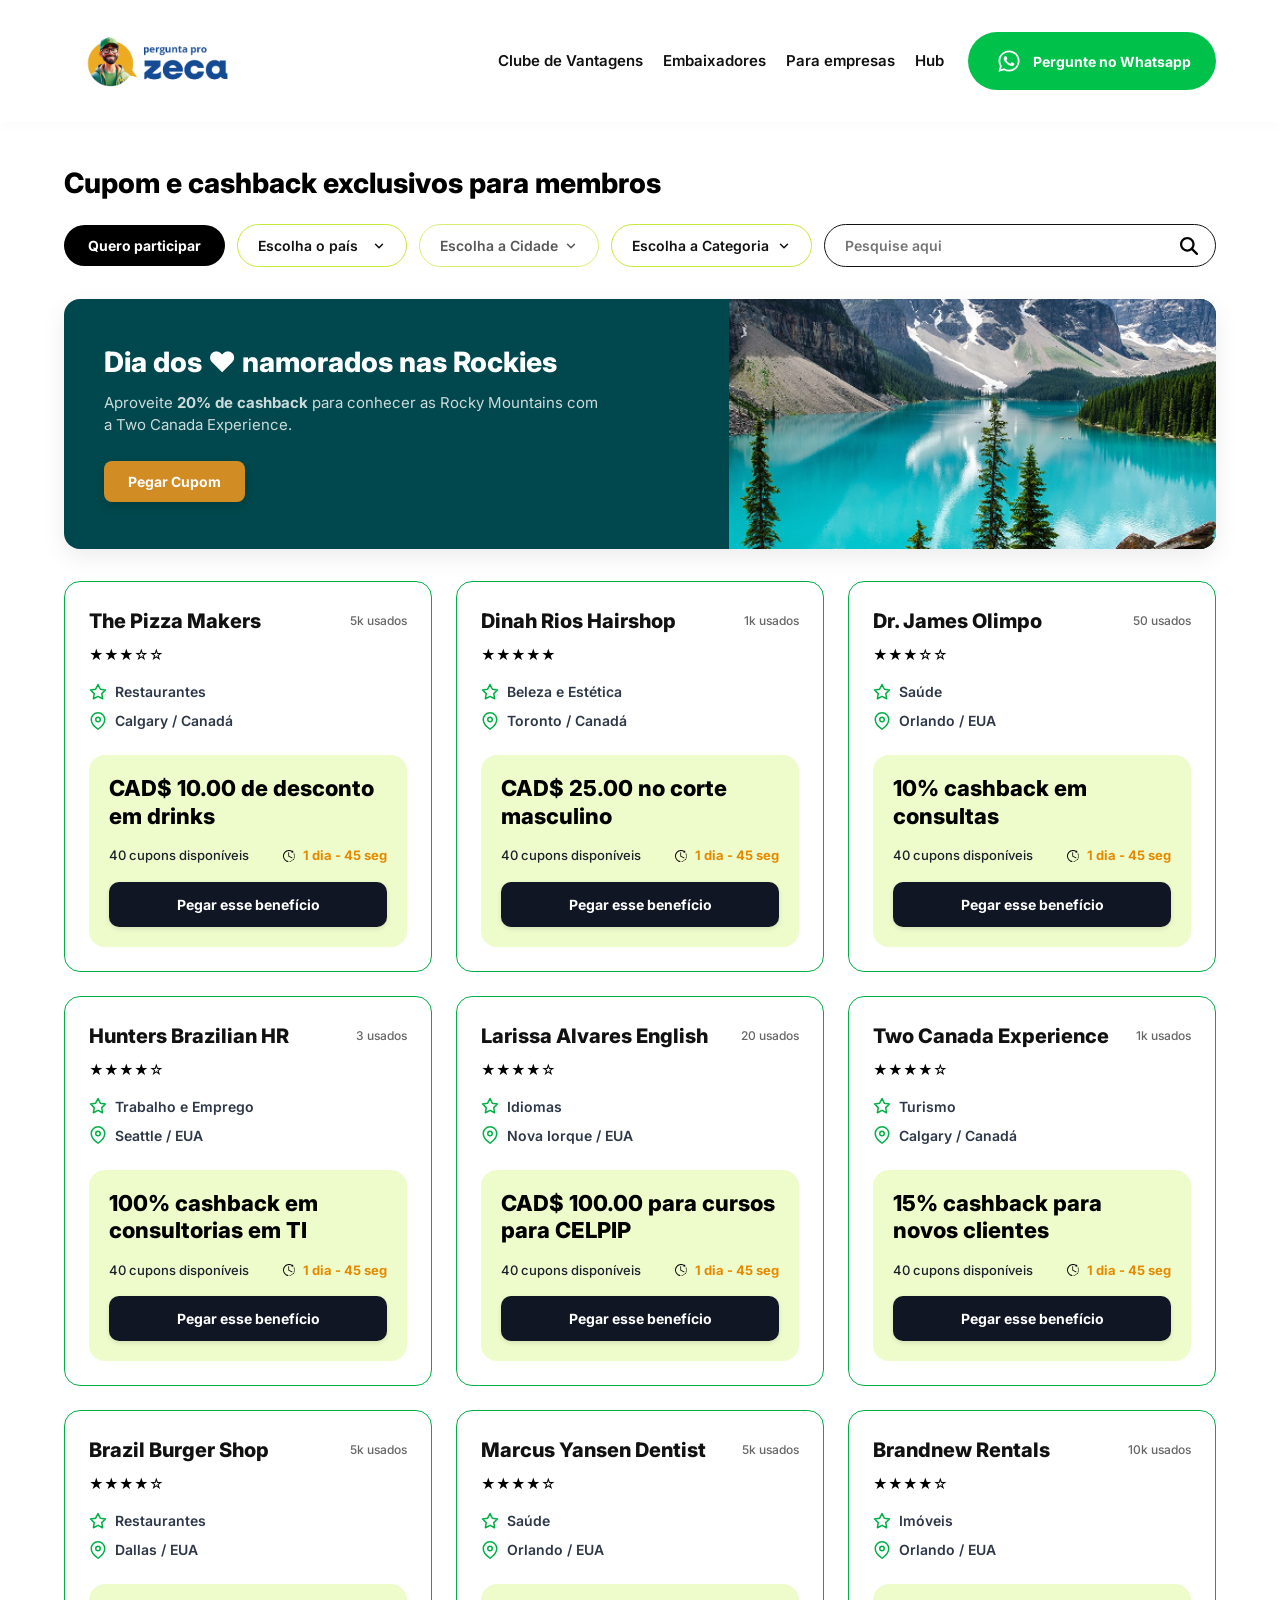
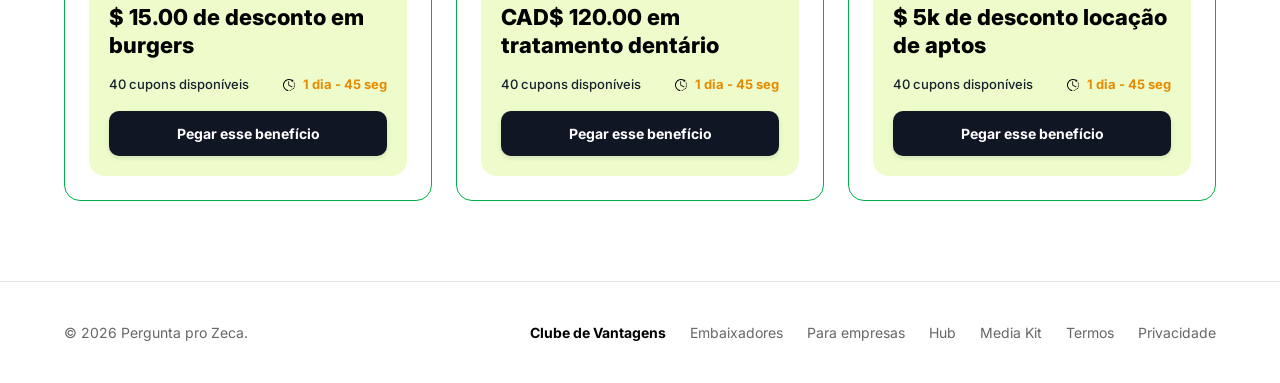
<file: clube-vantagens.html>
<!DOCTYPE html>
<html lang="pt-BR">
<head>
  <meta charset="UTF-8">
  <meta name="viewport" content="width=device-width, initial-scale=1.0">
  <title>Cupom e cashback exclusivos para membros - Pergunta pro Zeca</title>
  <meta name="description" content="Aproveite cupons de desconto e cashback exclusivos para brasileiros em restaurantes, saúde, turismo e muito mais no Canadá e EUA.">
  <link rel="stylesheet" href="styles/main.css">
  <link rel="stylesheet" href="styles/components.css">
  <link rel="shortcut icon" href="icones/zecafavicon.ico" type="image/x-icon">
  <style>
    /* Estilos Específicos do Catálogo */
    .catalog-title-section {
      padding: 40px 0 20px 0;
    }
    
    .catalog-title-section h1 {
      font-size: 28px;
      font-weight: 800;
      color: var(--color-black);
    }
    
    /* Barra de Filtros */
    .filters-bar {
      display: flex;
      gap: 12px;
      margin-bottom: 32px;
      align-items: center;
      flex-wrap: wrap;
    }
    
    .filter-select {
      padding: 12px 40px 12px 20px;
      border: 1.5px solid var(--color-lime-bg);
      border-radius: var(--border-radius-pill);
      background-color: var(--color-white);
      font-size: 14px;
      font-weight: 600;
      outline: none;
      cursor: pointer;
      min-width: 160px;
      transition: border-color var(--transition-fast);
      appearance: none;
      -webkit-appearance: none;
      -moz-appearance: none;
      background-image: url("data:image/svg+xml;charset=UTF-8,%3csvg xmlns='http://www.w3.org/2000/svg' viewBox='0 0 24 24' fill='none' stroke='%23111111' stroke-width='2.5' stroke-linecap='round' stroke-linejoin='round'%3e%3cpolyline points='6 9 12 15 18 9'%3e%3c/polyline%3e%3c/svg%3e");
      background-repeat: no-repeat;
      background-position: right 20px center;
      background-size: 14px;
    }
    
    .filter-select:focus {
      border-color: var(--color-black);
    }
    
    .search-input-wrapper {
      position: relative;
      flex: 1;
      min-width: 240px;
    }
    
    .search-input-wrapper input {
      width: 100%;
      padding: 12px 48px 12px 20px;
      border: 1.5px solid var(--color-dark);
      border-radius: var(--border-radius-pill);
      font-size: 14px;
      font-weight: 600;
      outline: none;
      transition: border-color var(--transition-fast);
    }
    
    .search-input-wrapper input:focus {
      border-color: var(--color-black);
    }
    
    .search-input-wrapper .search-icon {
      position: absolute;
      right: 18px;
      left: auto;
      top: 50%;
      transform: translateY(-50%);
      width: 18px;
      height: 18px;
    }
    
    /* Grid de Cupons */
    .coupons-grid-section {
      margin-bottom: 60px;
    }
    
    /* Banner promocional específico */
    .featured-banner-image.rockies-img {
      background-image: url('imagens/img-anuncio-1.png');
    }
    
    /* Modal Convite Zeca */
    .invite-modal-content {
      background-color: var(--color-white);
      border-radius: var(--border-radius-lg);
      text-align: center;
      position: relative;
      overflow: hidden;
      display: flex;
      flex-direction: column;
      padding: 0;
    }

    .invite-modal-header {
      background-color: #FAFF00;
      padding: 30px 20px 0 20px;
      display: flex;
      justify-content: center;
      align-items: flex-end;
      height: 240px;
      overflow: hidden;
    }

    .invite-img {
      max-height: 250px;
      object-fit: contain;
      margin-bottom: 0;
    }

    .invite-modal-body {
      padding: 40px 30px;
      display: flex;
      flex-direction: column;
      align-items: center;
    }

    .invite-modal-subtitle {
      font-size: 13px;
      font-weight: 700;
      letter-spacing: 2.5px;
      text-transform: uppercase;
      color: #111;
      margin-bottom: 16px;
    }

    .invite-modal-title {
      font-size: 32px;
      font-weight: 900;
      color: var(--color-black);
      line-height: 1.1;
      margin-bottom: 24px;
    }

    .invite-modal-text {
      font-size: 15px;
      color: #222;
      margin-bottom: 32px;
      line-height: 1.5;
    }

    .btn-invite-action {
      background-color: var(--color-black);
      color: #FAFF00;
      padding: 18px 40px;
      border-radius: var(--border-radius-pill);
      font-size: 15px;
      font-weight: 800;
      text-transform: uppercase;
      text-decoration: none;
      display: inline-flex;
      align-items: center;
      justify-content: center;
      transition: transform var(--transition-fast), background-color var(--transition-fast);
      width: 100%;
      max-width: 320px;
      box-shadow: 0 4px 12px rgba(0,0,0,0.15);
    }
    
    .btn-invite-action:hover {
      transform: scale(1.03);
      background-color: #222;
    }

    .btn-invite-login {
      background: none;
      border: none;
      color: var(--color-black);
      font-weight: 800;
      font-size: 15px;
      cursor: pointer;
      margin-top: 24px;
      text-decoration: none;
    }

    .invite-modal-close {
      position: absolute;
      top: -15px;
      right: -15px;
      width: 48px;
      height: 48px;
      background-color: var(--color-white);
      border-radius: 50%;
      display: flex;
      align-items: center;
      justify-content: center;
      box-shadow: 0 4px 12px rgba(0,0,0,0.15);
      border: none;
      cursor: pointer;
      z-index: 100;
      font-weight: 900;
      font-size: 20px;
      color: var(--color-black);
    }

    @media (max-width: 768px) {
      .filters-bar {
        flex-direction: column;
        align-items: stretch;
      }
      .filter-select, .search-input-wrapper {
        width: 100%;
      }
      .filters-bar .btn-black {
        width: 100%;
      }
      .invite-modal-close {
        top: 8px;
        right: 8px;
        width: 44px;
        height: 44px;
        background-color: rgba(255, 255, 255, 0.95);
      }
      .invite-modal-header {
        height: 180px;
        padding: 20px 16px 0 16px;
      }
      .invite-modal-header .invite-img {
        max-height: 170px;
      }
      .invite-modal-body {
        padding: 24px 16px;
      }
      .invite-modal-title {
        font-size: 24px;
        margin-bottom: 16px;
      }
      .invite-modal-text {
        font-size: 14px;
        margin-bottom: 20px;
      }
      .btn-invite-action {
        width: 100%;
        text-align: center;
        padding: 14px 20px;
      }
    }
  </style>
</head>
<body>

  <!-- Cabeçalho -->
  <header class="site-header">
    <div class="container">
      <a href="index.html" class="logo-container" id="header-logo-link">
        <img src="imagens/logo-perguntaprozeca.png" alt="Pergunta pro Zeca" class="logo-img">
      </a>
      <div class="header-right-area" style="display: flex; align-items: center; gap: 20px;">
        <nav class="header-nav">
           <a href="clube-vantagens.html" class="header-nav-link active">Clube de Vantagens</a>
           <a href="embaixadores.html" class="header-nav-link">Embaixadores</a>
           <a href="parceiros.html" class="header-nav-link">Para empresas</a>
           <a href="hub-influenciadores.html" class="header-nav-link">Hub</a>
        </nav>
        <a href="https://wa.me/5500000000000" target="_blank" class="btn btn-whatsapp header-wa-desktop" id="btn-whatsapp-header">
          <img src="icones/whatsapp.svg" alt="WhatsApp" style="width: 32px; height: 32px;">
          Pergunte no Whatsapp
        </a>
        <div class="header-mobile-actions">
          <a href="https://wa.me/5500000000000" target="_blank" class="btn-wa-compact" aria-label="WhatsApp Zeca">
            <img src="icones/whatsapp.svg" alt="WhatsApp">
          </a>
          <button type="button" class="btn-menu-toggle" id="btn-menu-toggle" aria-expanded="false" aria-controls="mobile-nav-drawer" aria-label="Abrir menu de navegação">
            <span class="hamburger-bar"></span>
            <span class="hamburger-bar"></span>
            <span class="hamburger-bar"></span>
          </button>
        </div>
        <!-- Área do Perfil (Exibida quando logado) -->
        <div class="user-profile-header" id="user-profile-indicator">
          <div class="user-avatar" id="user-avatar-initials">U</div>
          <div style="display: flex; flex-direction: column; align-items: flex-start; line-height: 1.2;">
            <span class="user-info-text" id="user-welcome-name">Olá, Membro</span>
            <button class="user-logout-btn" id="btn-user-logout" type="button">Sair</button>
          </div>
        </div>
      </div>
    </div>
  </header>

  <!-- Drawer de Navegação Mobile -->
  <div class="mobile-nav-backdrop" id="mobile-nav-backdrop"></div>
  <aside class="mobile-nav-drawer" id="mobile-nav-drawer" aria-label="Menu principal de navegação" aria-hidden="true">
    <div class="drawer-header">
      <a href="index.html" class="drawer-logo">
        <img src="imagens/logo-perguntaprozeca.png" alt="Pergunta pro Zeca" class="drawer-logo-img">
      </a>
      <button type="button" class="btn-drawer-close" id="btn-drawer-close" aria-label="Fechar menu">
        <svg width="24" height="24" viewBox="0 0 24 24" fill="none" stroke="currentColor" stroke-width="2.5" stroke-linecap="round" stroke-linejoin="round"><line x1="18" y1="6" x2="6" y2="18"></line><line x1="6" y1="6" x2="18" y2="18"></line></svg>
      </button>
    </div>
    <nav class="drawer-nav">
      <a href="clube-vantagens.html" class="drawer-nav-link active">Clube de Vantagens</a>
      <a href="embaixadores.html" class="drawer-nav-link">Embaixadores</a>
      <a href="parceiros.html" class="drawer-nav-link">Para empresas</a>
      <a href="hub-influenciadores.html" class="drawer-nav-link">Hub</a>
    </nav>
    <div class="drawer-footer">
      <a href="https://wa.me/5500000000000" target="_blank" class="btn btn-whatsapp drawer-btn-wa">
        <img src="icones/whatsapp.svg" alt="WhatsApp" style="width: 24px; height: 24px;">
        Pergunte no Whatsapp
      </a>
    </div>
  </aside>

  <main class="container">
    <!-- Título da Página -->
    <section class="catalog-title-section">
      <h1>Cupom e cashback exclusivos para membros</h1>
    </section>

    <!-- Barra de Filtros -->
    <section class="filters-section">
      <div class="filters-bar">
        <button class="btn btn-black" id="btn-header-join" type="button">Quero participar</button>
        
        <select class="filter-select" id="filter-country" aria-label="Filtrar por país">
          <option value="all">Escolha o país</option>
          <option value="Canada">Canadá</option>
          <option value="EUA">Estados Unidos</option>
        </select>
        
        <select class="filter-select" id="filter-city" aria-label="Filtrar por cidade" disabled>
          <option value="all">Escolha a Cidade</option>
        </select>
        
        <select class="filter-select" id="filter-category" aria-label="Filtrar por categoria">
          <option value="all">Escolha a Categoria</option>
          <option value="Restaurantes">Restaurantes</option>
          <option value="Beleza e Estética">Beleza e Estética</option>
          <option value="Saúde">Saúde</option>
          <option value="Trabalho e Emprego">Trabalho e Emprego</option>
          <option value="Idiomas">Idiomas</option>
          <option value="Turismo">Turismo</option>
          <option value="Imóveis">Imóveis</option>
        </select>
        
        <div class="search-input-wrapper">
          <img src="icones/magnify-glass.svg" class="search-icon" alt="Buscar">
          <input type="text" id="catalog-search" placeholder="Pesquise aqui" aria-label="Pesquisar cupom">
        </div>
      </div>
    </section>

    <!-- Banner em Destaque -->
    <section class="promo-banner-section">
      <div class="featured-banner">
        <div class="featured-banner-content">
          <h2>Dia dos ❤️ namorados nas Rockies</h2>
          <p>Aproveite <strong>20% de cashback</strong> para conhecer as Rocky Mountains com a Two Canada Experience.</p>
          <button class="btn btn-yellow" id="btn-featured-cupom" type="button">Pegar Cupom</button>
        </div>
        <div class="featured-banner-image rockies-img"></div>
      </div>
    </section>

    <!-- Grid de Cupons -->
    <section class="coupons-grid-section">
      <div class="grid-3" id="coupons-container">
        <!-- Os cupons serão renderizados dinamicamente pelo JavaScript para permitir filtros completos e abertura de modais -->
      </div>
    </section>
  </main>

  <!-- Rodapé -->
  <footer class="site-footer">
    <div class="container">
      <p>© 2026 Pergunta pro Zeca.</p>
      <div class="footer-links">
        <a href="clube-vantagens.html" style="font-weight: 700; color: var(--color-black);">Clube de Vantagens</a>
        <a href="embaixadores.html">Embaixadores</a>
        <a href="parceiros.html">Para empresas</a>
        <a href="hub-influenciadores.html">Hub</a>
        <a href="#">Media Kit</a>
        <a href="termos.html">Termos</a>
        <a href="privacidade.html">Privacidade</a>
      </div>
    </div>
  </footer>

  <!-- ================= MODAIS ================= -->

  <!-- 1. Modal de Login -->
  <div class="modal-overlay" id="login-modal">
    <div class="modal-container">
      <button class="modal-close" id="btn-close-login" aria-label="Fechar modal" onclick="closeModal(document.getElementById('login-modal'))">
        <svg width="14" height="14" viewBox="0 0 24 24" fill="none" stroke="currentColor" stroke-width="2.5" stroke-linecap="round" stroke-linejoin="round"><line x1="18" y1="6" x2="6" y2="18"></line><line x1="6" y1="6" x2="18" y2="18"></line></svg>
      </button>
      <div class="login-modal-content">
        <div class="lock-icon-wrapper flex-center">
          <svg width="24" height="24" viewBox="0 0 24 24" fill="none" stroke="currentColor" stroke-width="2.5" stroke-linecap="round" stroke-linejoin="round">
            <rect x="3" y="11" width="18" height="11" rx="2" ry="2"></rect>
            <path d="M7 11V7a5 5 0 0 1 10 0v4"></path>
          </svg>
        </div>
        <h2>Acesse o Clube de Descontos</h2>
        <p>Entre com sua conta para ver as ofertas exclusivas do Zeca.</p>
        
        <form id="login-form">
          <div class="form-group">
            <label for="login-email">E-mail</label>
            <div class="input-icon-wrapper">
              <svg class="field-icon" viewBox="0 0 24 24">
                <path d="M20 4H4c-1.1 0-1.99.9-1.99 2L2 18c0 1.1.9 2 2 2h16c1.1 0 2-.9 2-2V6c0-1.1-.9-2-2-2zm0 4l-8 5-8-5V6l8 5 8-5v2z"/>
              </svg>
              <input type="email" id="login-email" placeholder="seu@email.com" required>
            </div>
          </div>
          
          <div class="form-group">
            <div class="form-group-header">
              <label for="login-password">Senha</label>
              <a href="#" class="forgot-password">Esqueceu a senha?</a>
            </div>
            <div class="input-icon-wrapper">
              <svg class="field-icon" viewBox="0 0 24 24">
                <path d="M18 8h-1V6c0-2.76-2.24-5-5-5S7 3.24 7 6v2H6c-1.1 0-2 .9-2 2v10c0 1.1.9 2 2 2h12c1.1 0 2-.9 2-2V10c0-1.1-.9-2-2-2zm-6 9c-1.1 0-2-.9-2-2s.9-2 2-2 2 .9 2 2-.9 2-2 2zm3.1-9H8.9V6c0-1.71 1.39-3.1 3.1-3.1 1.71 0 3.1 1.39 3.1 3.1v2z"/>
              </svg>
              <input type="password" id="login-password" placeholder="••••••••" required>
              <button type="button" class="toggle-pwd" id="btn-toggle-pwd" aria-label="Mostrar/ocultar senha">👁</button>
            </div>
          </div>
          
          <button type="submit" class="btn-login-submit" id="btn-submit-login">
            Entrar na minha conta
            <svg width="18" height="18" viewBox="0 0 24 24" fill="none" stroke="currentColor" stroke-width="2.5" stroke-linecap="round" stroke-linejoin="round">
              <line x1="5" y1="12" x2="19" y2="12"></line>
              <polyline points="12 5 19 12 12 19"></polyline>
            </svg>
          </button>
        </form>
        
        <div class="divider-text">ou</div>
        
        <div class="login-footer-link">
          Ainda não tem conta? <a href="clube-landing.html#cadastro">Criar conta grátis</a>
        </div>
        
        <p class="login-modal-terms">
          Ao entrar, você concorda com os <a href="termos.html">Termos de Uso</a> e a <a href="privacidade.html">Política de Privacidade</a> do Zeca.
        </p>
      </div>
    </div>
  </div>

  <!-- 2. Modal de Detalhe de Cupom -->
  <div class="modal-overlay" id="cupom-modal">
    <div class="modal-container">
      <button class="modal-close green-close" id="btn-close-cupom" aria-label="Fechar modal" onclick="closeModal(document.getElementById('cupom-modal'))">
        <svg width="14" height="14" viewBox="0 0 24 24" fill="none" stroke="currentColor" stroke-width="2.5" stroke-linecap="round" stroke-linejoin="round"><line x1="18" y1="6" x2="6" y2="18"></line><line x1="6" y1="6" x2="18" y2="18"></line></svg>
      </button>
      <div class="cupom-modal-content">
        
        <div class="cupom-header">
          <div class="cupom-brand-box" id="cupom-brand">
            <!-- Injetado via JS -->
          </div>
          <div class="cupom-promo-details">
            <div class="cupom-code" id="cupom-code-text">TPZM10JUN26</div>
            <h3 class="cupom-title" id="cupom-title-text">CAD$ 10.00 de desconto em drinks</h3>
          </div>
        </div>
        
        <div class="cupom-info-grid">
          <div class="cupom-info-item">
            <span class="info-label">Cliente</span>
            <span class="info-value" id="cupom-client-name">CHARLES BAMAM MEDEIROS DE SOUZA</span>
          </div>
          <div class="cupom-info-item">
            <span class="info-label">Embaixador</span>
            <span class="info-value" id="cupom-influencer-name">TwoCanada</span>
          </div>
        </div>
        
        <div class="cupom-accordion">
          <div class="accordion-title id-accordion-trigger" id="accordion-trigger">
            <span>Informações importantes</span>
            <img src="icones/down.svg" alt="Seta" style="width: 12px; height: 12px; transition: transform var(--transition-fast);">
          </div>
          <div class="accordion-content" id="accordion-content">
            <div class="cupom-tags-row">
              <span class="cupom-tag expiry" id="cupom-expiry-tag">Encerra em 23/06/2026</span>
              <span class="cupom-tag type">Usar presencialmente</span>
            </div>
            <ul class="cupom-rules-list">
              <li>Não pode ser usado em conjunto com qualquer outra oferta.</li>
              <li>Disponível enquanto durarem os stocks.</li>
              <li>Todas as marcas reservam-se o direito de remover qualquer oferta sem aviso prévio.</li>
              <li>Limitado a uma por pessoa.</li>
              <li>Para os Termos e Condições completos, por favor visite o site.</li>
            </ul>
          </div>
        </div>
        
        <div class="cupom-action-row">
          <div class="qr-code-box flex-center" style="background-color: #ffffff; padding: 4px;">
            <img id="cupom-qrcode-img" src="icones/qr-code.svg" alt="QR Code" style="width: 100%; height: 100%; object-fit: contain;" onerror="this.onerror=null; this.src='icones/qr-code.svg';">
          </div>
          <div class="cupom-buttons-column" style="display: flex; flex-direction: column; gap: 10px; flex: 1; min-width: 200px;">
            <a href="#" target="_blank" class="btn btn-whatsapp" id="btn-send-whatsapp" style="width: 100%;">
              <img src="icones/whatsapp.svg" alt="WhatsApp" style="width: 18px; height: 18px; filter: brightness(0) invert(1);">
              Salvar no Whatsapp
            </a>
            <button class="btn btn-black" id="btn-salvar-print" type="button" style="width: 100%;">
              Salvar Print / Imprimir
            </button>
          </div>
        </div>
        
        <div class="cupom-share-section">
          <h4>Indique o Clube de Vantagens do Zeca para seus amigos</h4>
          
          <div class="social-share-row">
            <a href="#" class="social-btn" aria-label="Compartilhar no Facebook">
              <svg width="18" height="18" fill="currentColor" viewBox="0 0 24 24"><path d="M24 12.073c0-6.627-5.373-12-12-12s-12 5.373-12 12c0 5.99 4.388 10.954 10.125 11.854v-8.385H7.078v-3.47h3.047V9.43c0-3.007 1.792-4.669 4.533-4.669 1.312 0 2.686.235 2.686.235v2.953H15.83c-1.491 0-1.956.925-1.956 1.874v2.25h3.328l-.532 3.47h-2.796v8.385C19.612 23.027 24 18.062 24 12.073z"/></svg>
            </a>
            <a href="#" class="social-btn" aria-label="Compartilhar no X (Twitter)">
              <svg width="16" height="16" fill="currentColor" viewBox="0 0 24 24"><path d="M18.244 2.25h3.308l-7.227 8.26 8.502 11.24H16.17l-5.214-6.817L4.99 21.75H1.68l7.73-8.835L1.254 2.25H8.08l4.713 6.231zm-1.161 17.52h1.833L7.084 4.126H5.117z"/></svg>
            </a>
            <a href="#" class="social-btn" id="btn-copy-link-anchor" aria-label="Copiar Link">
              <svg width="18" height="18" fill="none" stroke="currentColor" stroke-width="2.5" viewBox="0 0 24 24"><path d="M10 13a5 5 0 0 0 7.54.54l3-3a5 5 0 0 0-7.07-7.07l-1.72 1.71"></path><path d="M14 11a5 5 0 0 0-7.54-.54l-3 3a5 5 0 0 0 7.07 7.07l1.71-1.71"></path></svg>
            </a>
            <a href="#" class="social-btn" aria-label="Compartilhar no Instagram">
              <svg width="18" height="18" fill="currentColor" viewBox="0 0 24 24"><path d="M12 2.163c3.204 0 3.584.012 4.85.07 3.252.148 4.771 1.691 4.919 4.919.058 1.265.069 1.645.069 4.849 0 3.205-.012 3.584-.069 4.849-.149 3.225-1.664 4.771-4.919 4.919-1.266.058-1.644.07-4.85.07-3.204 0-3.584-.012-4.849-.07-3.26-.149-4.771-1.699-4.919-4.92-.058-1.265-.07-1.644-.07-4.849 0-3.204.013-3.583.07-4.849.149-3.227 1.664-4.771 4.919-4.919 1.266-.057 1.645-.069 4.849-.069zM12 0C8.741 0 8.333.014 7.053.072 2.695.272.273 2.69.073 7.051.014 8.333 0 8.741 0 12c0 3.259.014 3.668.072 4.948.2 4.358 2.618 6.78 6.98 6.98 1.281.058 1.689.072 4.948.072 3.259 0 3.668-.014 4.948-.072 4.354-.2 6.782-2.618 6.979-6.98.059-1.28.073-1.689.073-4.948 0-3.259-.014-3.667-.072-4.947-.196-4.354-2.617-6.78-6.979-6.98C15.668.014 15.259 0 12 0zm0 5.838a6.162 6.162 0 1 0 0 12.324 6.162 6.162 0 0 0 0-12.324zM12 16a4 4 0 1 1 0-8 4 4 0 0 1 0 8zm6.406-11.845a1.44 1.44 0 1 0 0 2.881 1.44 1.44 0 0 0 0-2.881z"/></svg>
            </a>
            <a href="#" class="social-btn" aria-label="Compartilhar no WhatsApp">
              <img src="icones/whatsapp.svg" alt="WhatsApp">
            </a>
          </div>
          
          <div class="copy-link-wrapper">
            <input type="text" class="copy-link-input" id="copy-link-input-field" readonly value="https://pergunteprozeca.com/clube-vantagens?cupom=TPZM10">
            <button class="btn-copy-link" id="btn-copy-link-action" type="button" aria-label="Copiar link de indicação">
              <svg width="18" height="18" fill="none" stroke="currentColor" stroke-width="2.5" stroke-linecap="round" stroke-linejoin="round" viewBox="0 0 24 24">
                <rect x="9" y="9" width="13" height="13" rx="2" ry="2"></rect>
                <path d="M5 15H4a2 2 0 0 1-2-2V4a2 2 0 0 1 2-2h9a2 2 0 0 1 2 2v1"></path>
              </svg>
            </button>
          </div>
          
          <p class="cupom-terms-notice">
            Ao clicar no botão Inscrever-se, concordo com os <a href="termos.html">Termos de Uso</a> e li a <a href="privacidade.html">Declaração de Privacidade</a>.
          </p>
        </div>
      </div>
    </div>
  </div>

  <!-- 3. Modal de Convite (Popup Zeca) -->
  <div class="modal-overlay" id="invite-modal">
    <div class="modal-container" style="max-width: 480px; position: relative; overflow: visible;">
      <button class="invite-modal-close" id="btn-close-invite" aria-label="Fechar modal" onclick="closeModal(document.getElementById('invite-modal'))">
        X
      </button>
      <div class="invite-modal-content">
        <div class="invite-modal-header">
          <img src="imagens/zeca-promo22.png" alt="Zeca" class="invite-img" loading="lazy">
        </div>
        <div class="invite-modal-body">
          <span class="invite-modal-subtitle">É gratuito!</span>
          <h2 class="invite-modal-title">Tenha acesso gratuito<br>a cupons promocionais</h2>
          <p class="invite-modal-text">Crie sua conta gratuitamente no Clube de Vantagens e tenha acesso instantâneo a dezenas de descontos exclusivos no Canadá e EUA.</p>
          <a href="clube-landing.html#cadastro" class="btn-invite-action" id="btn-create-account-invite">Criar conta grátis</a>
          <button class="btn-invite-login" onclick="closeModal(document.getElementById('invite-modal')); openModal(document.getElementById('login-modal'));">Já tenho uma conta</button>
        </div>
      </div>
    </div>
  </div>

  <script src="js/app.js"></script>
</body>
</html>
</file>
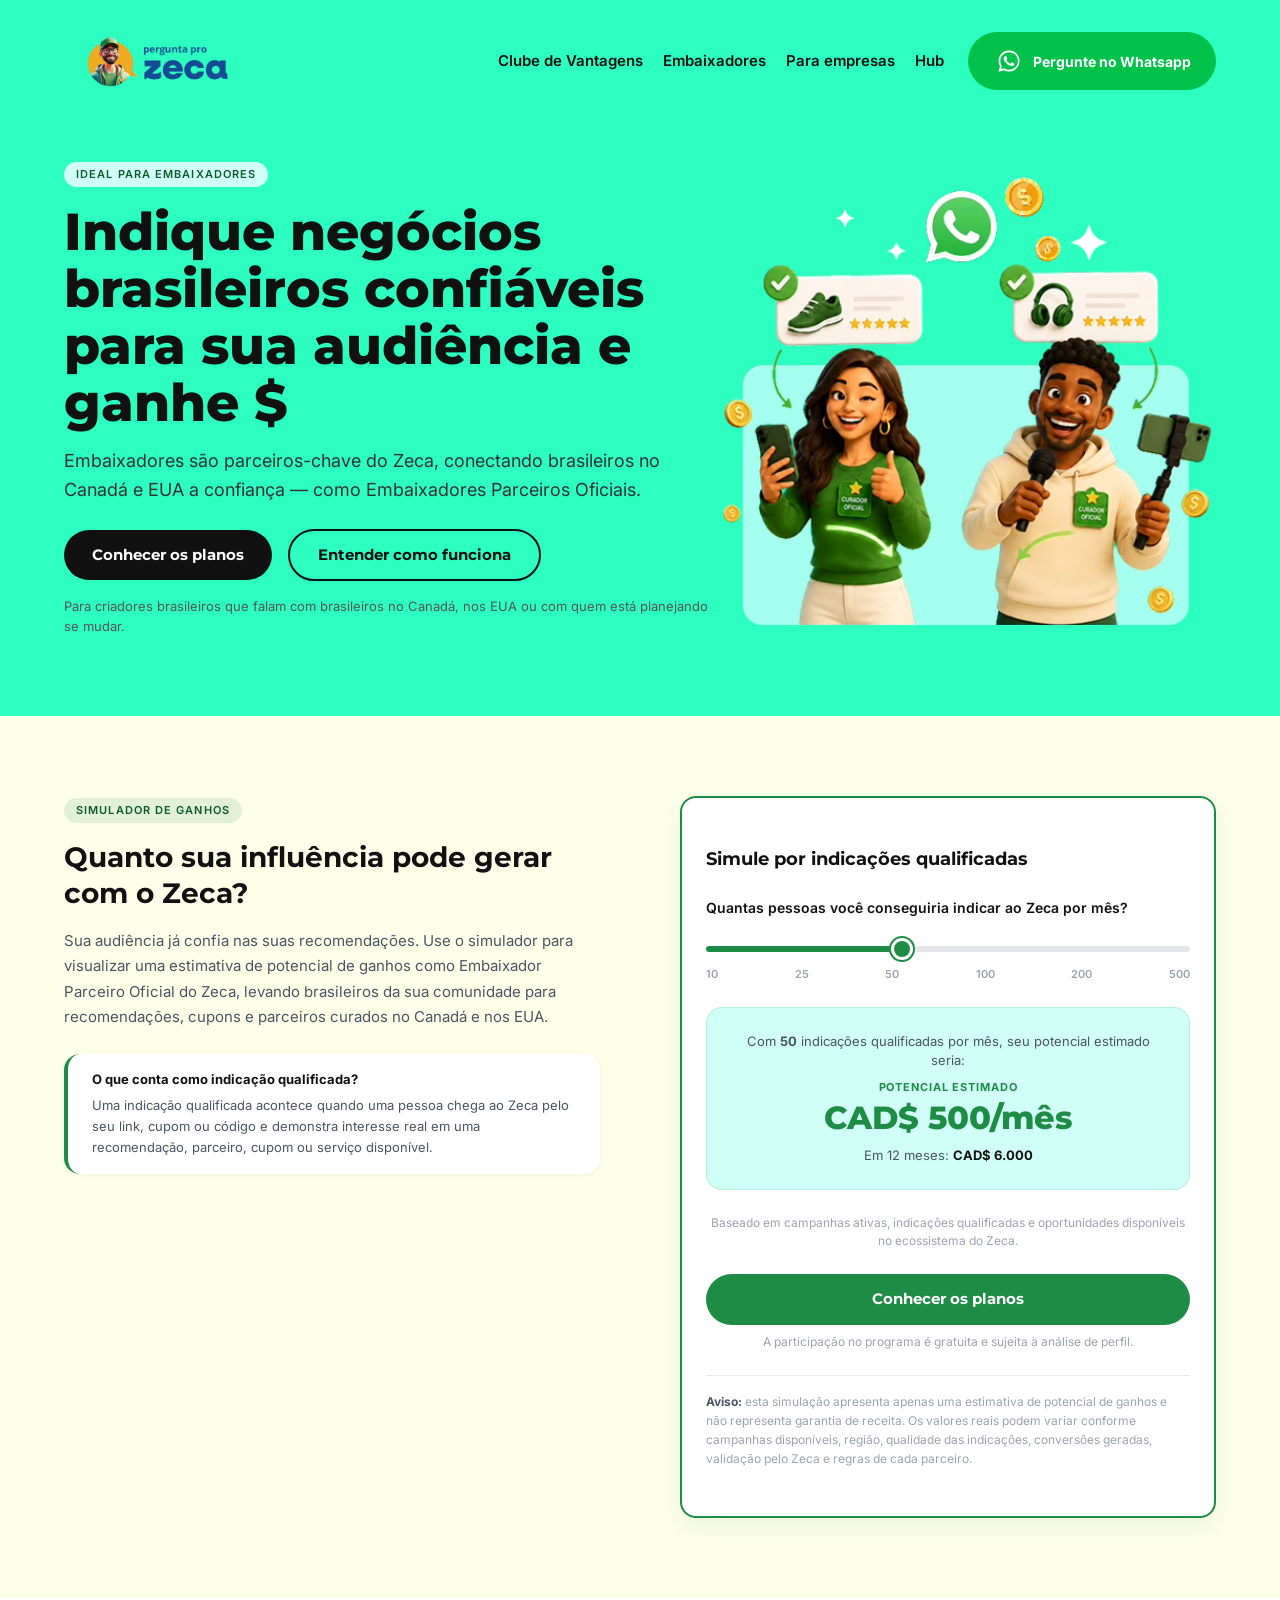
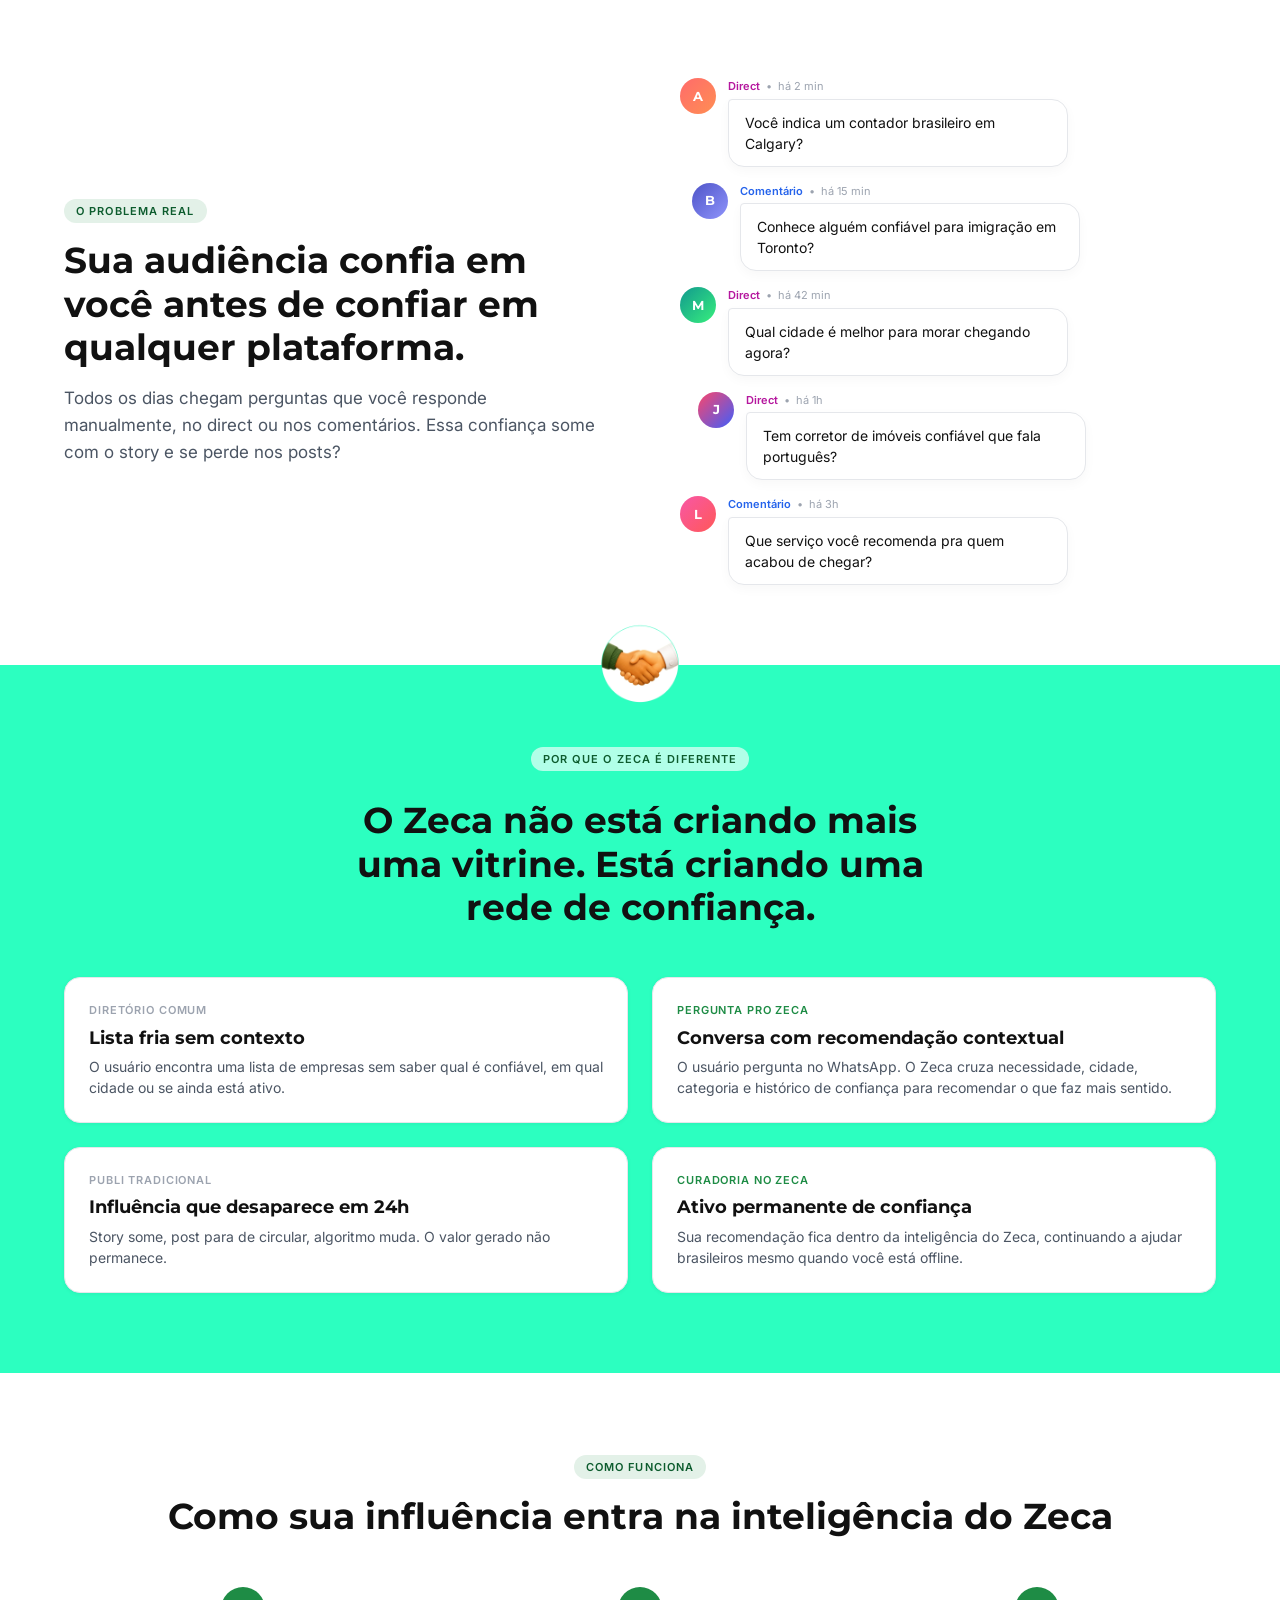
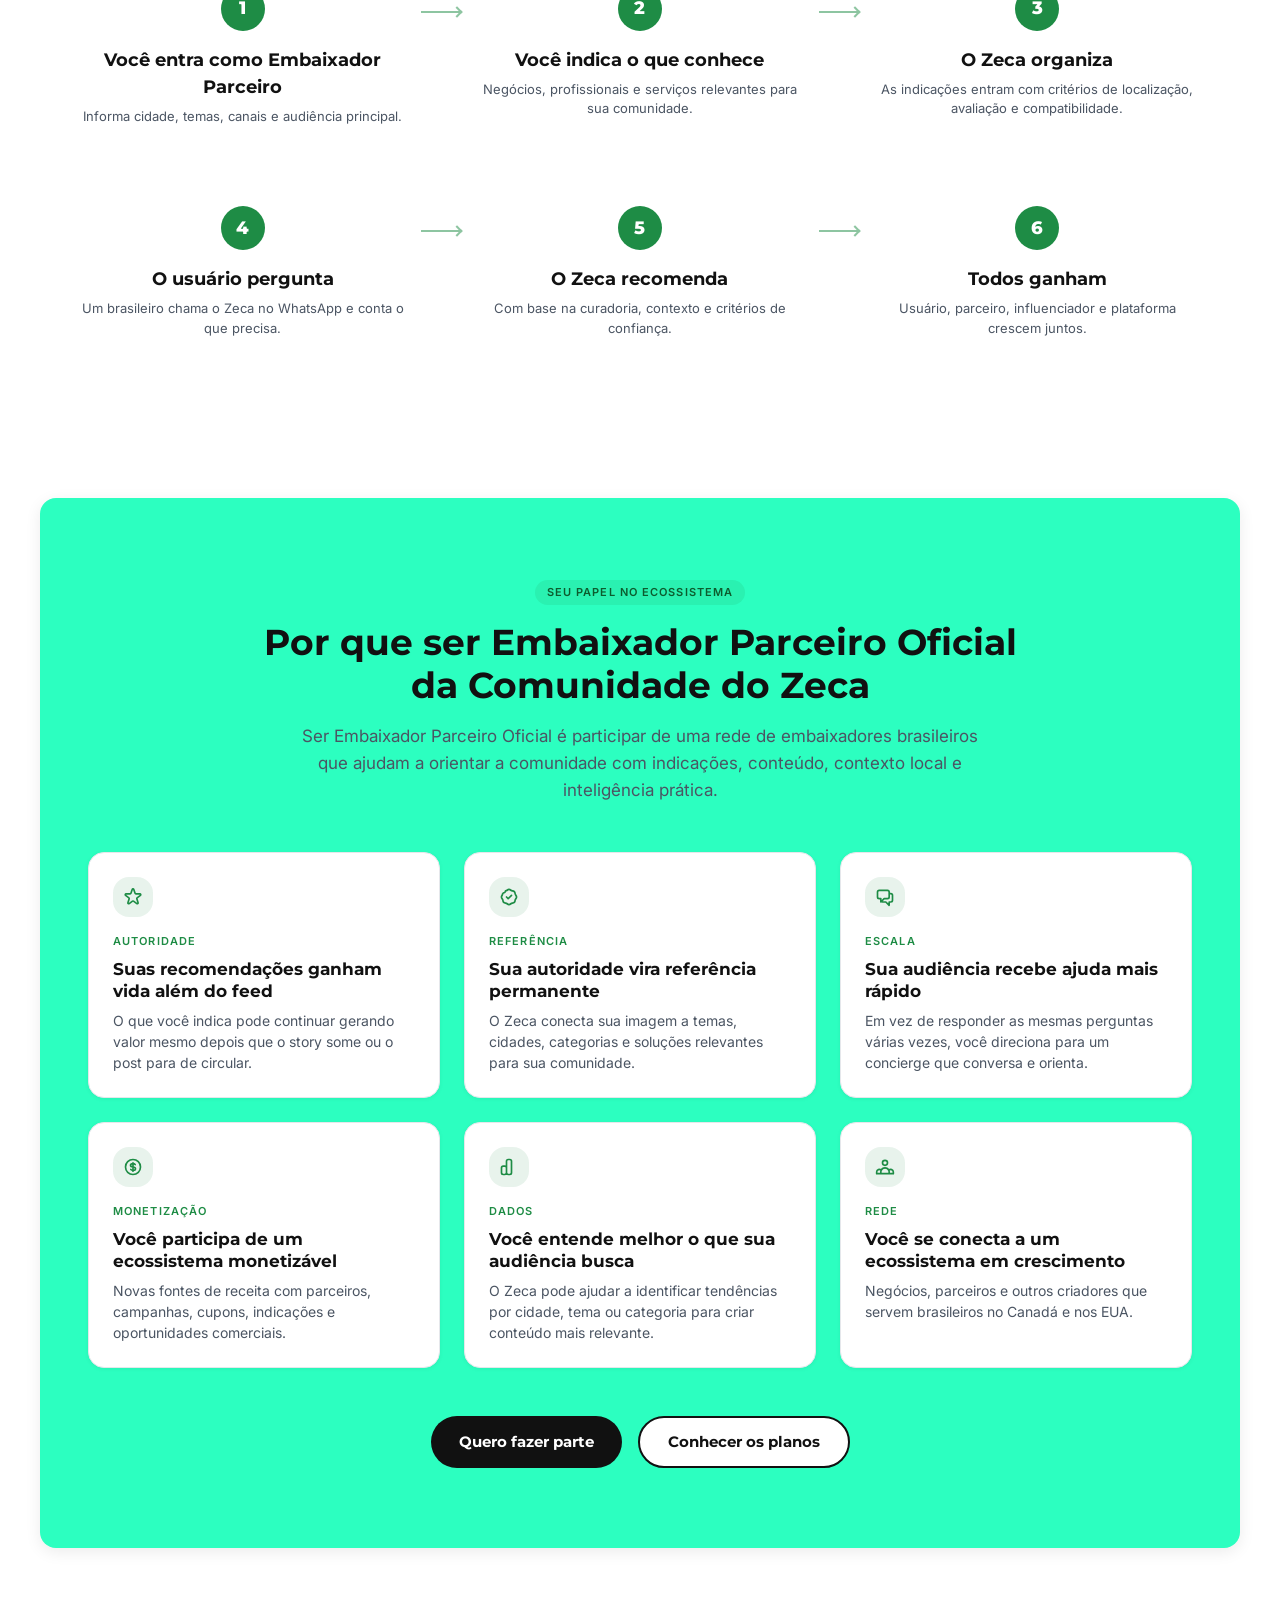
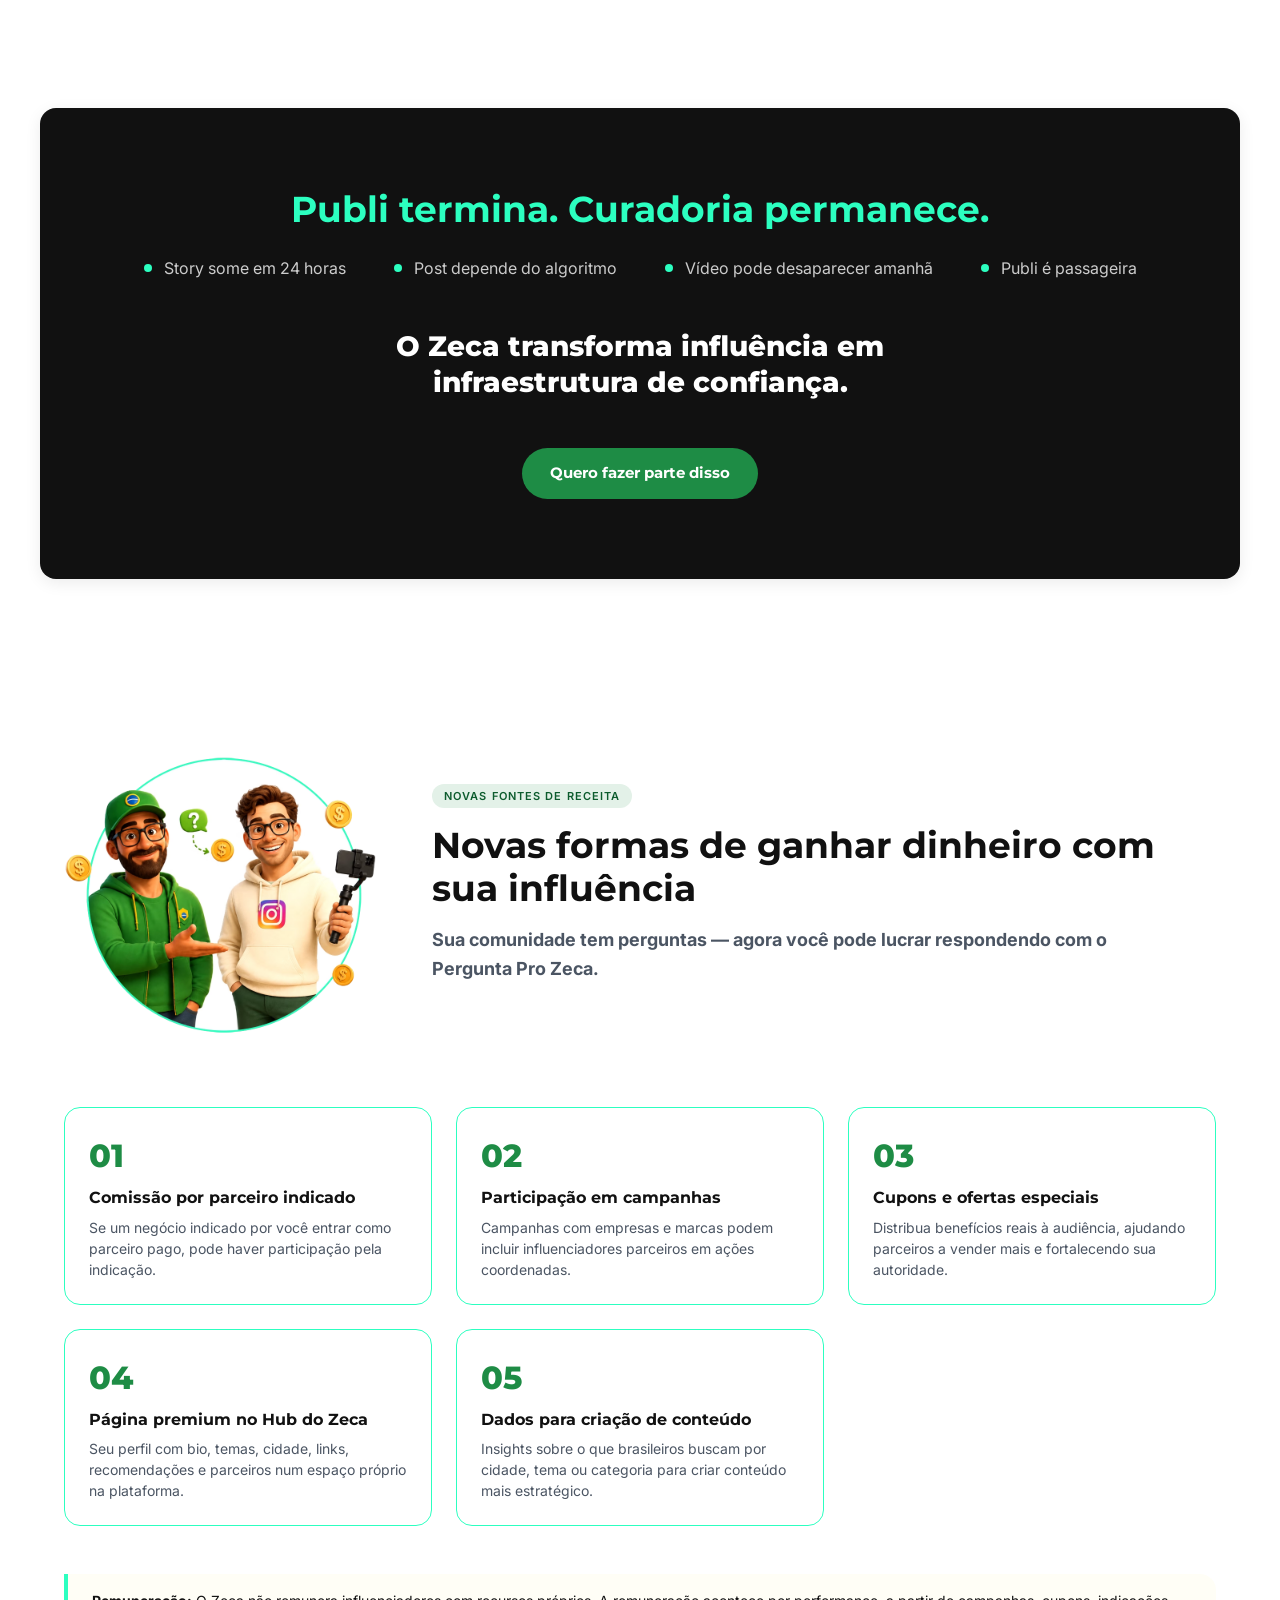
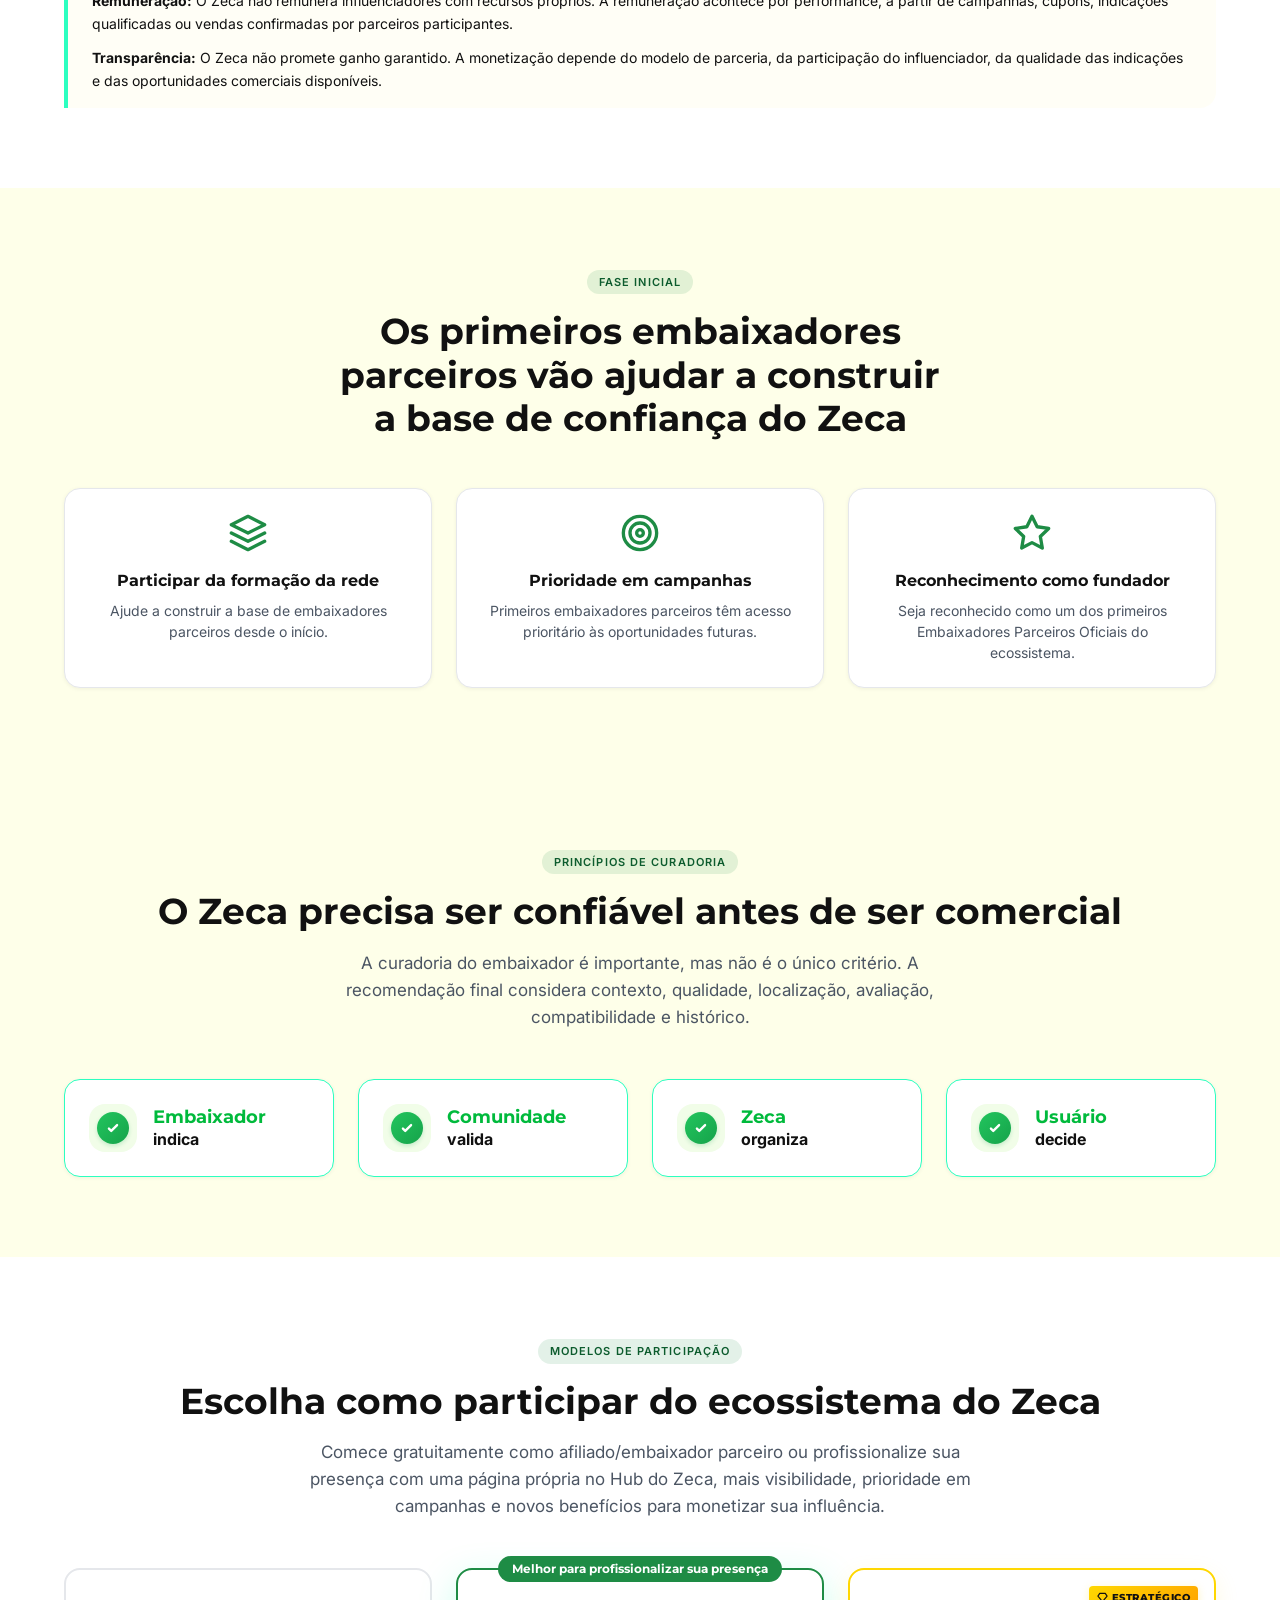
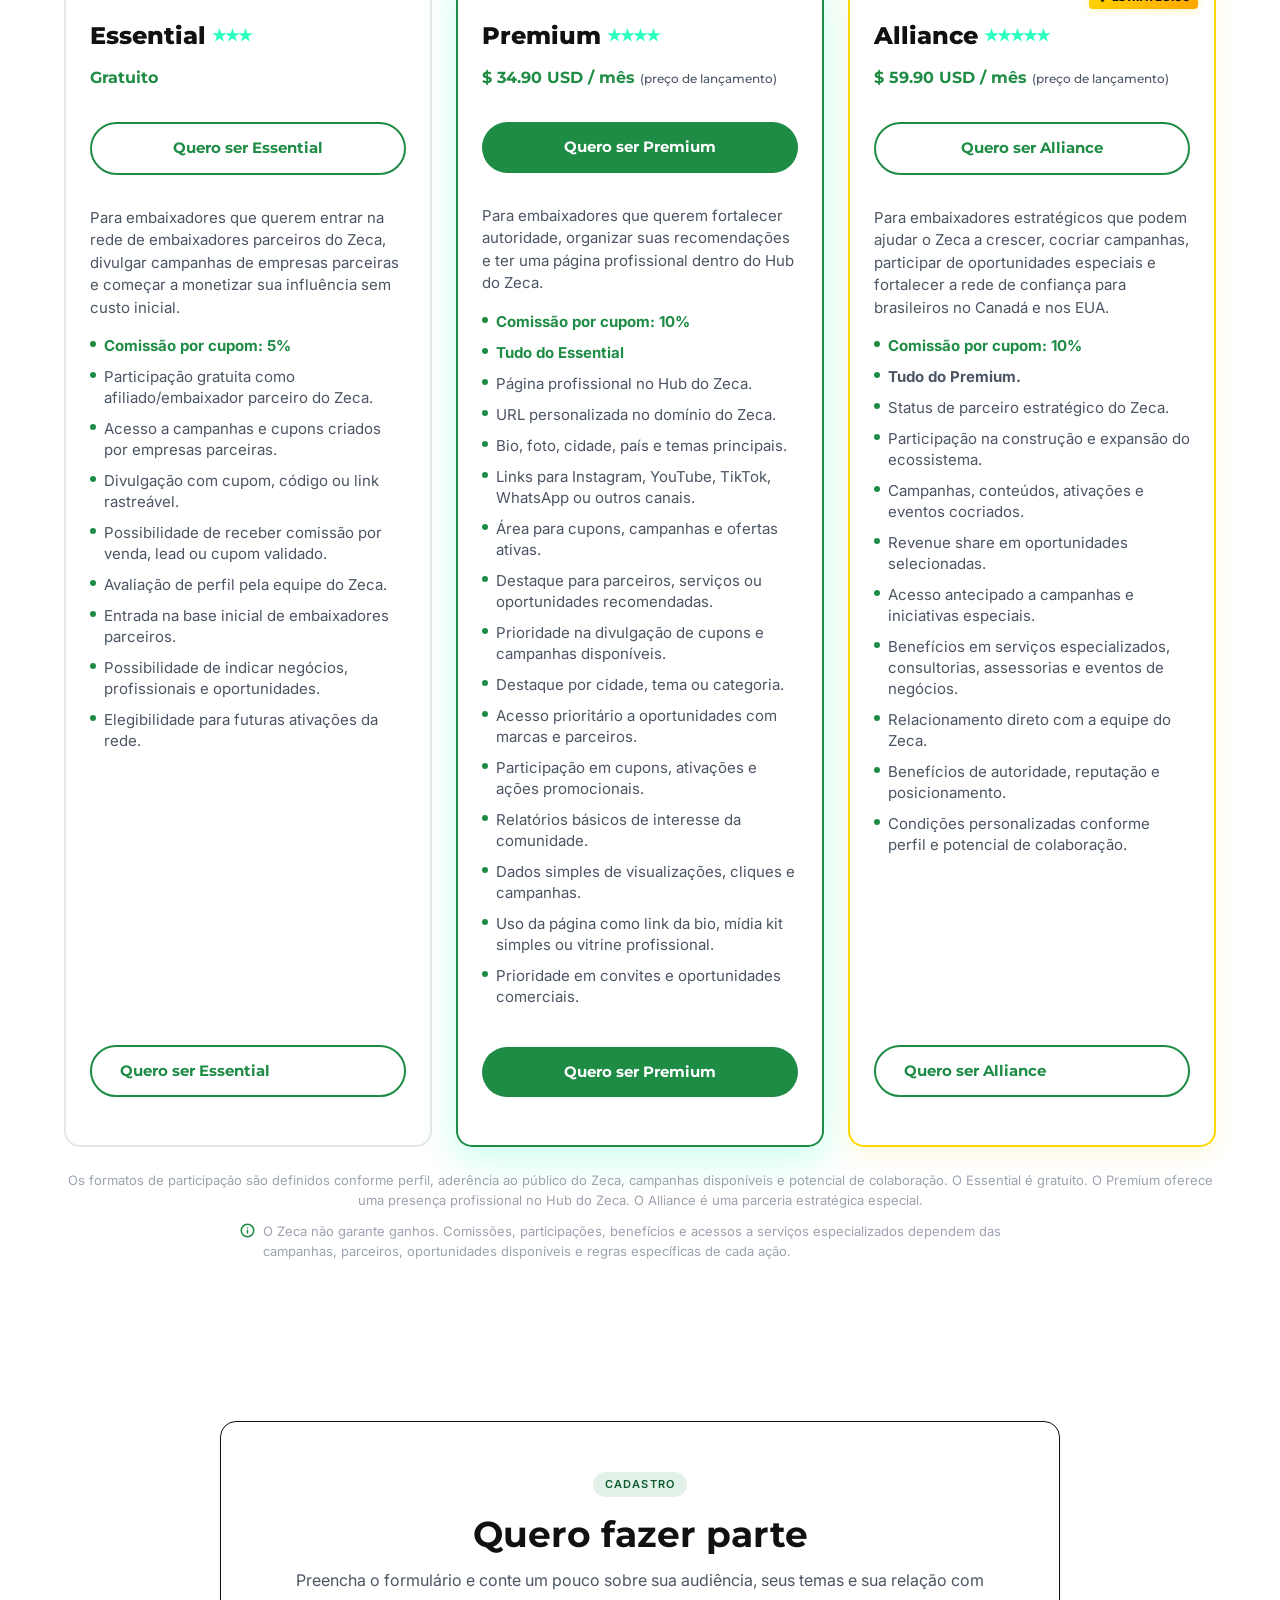
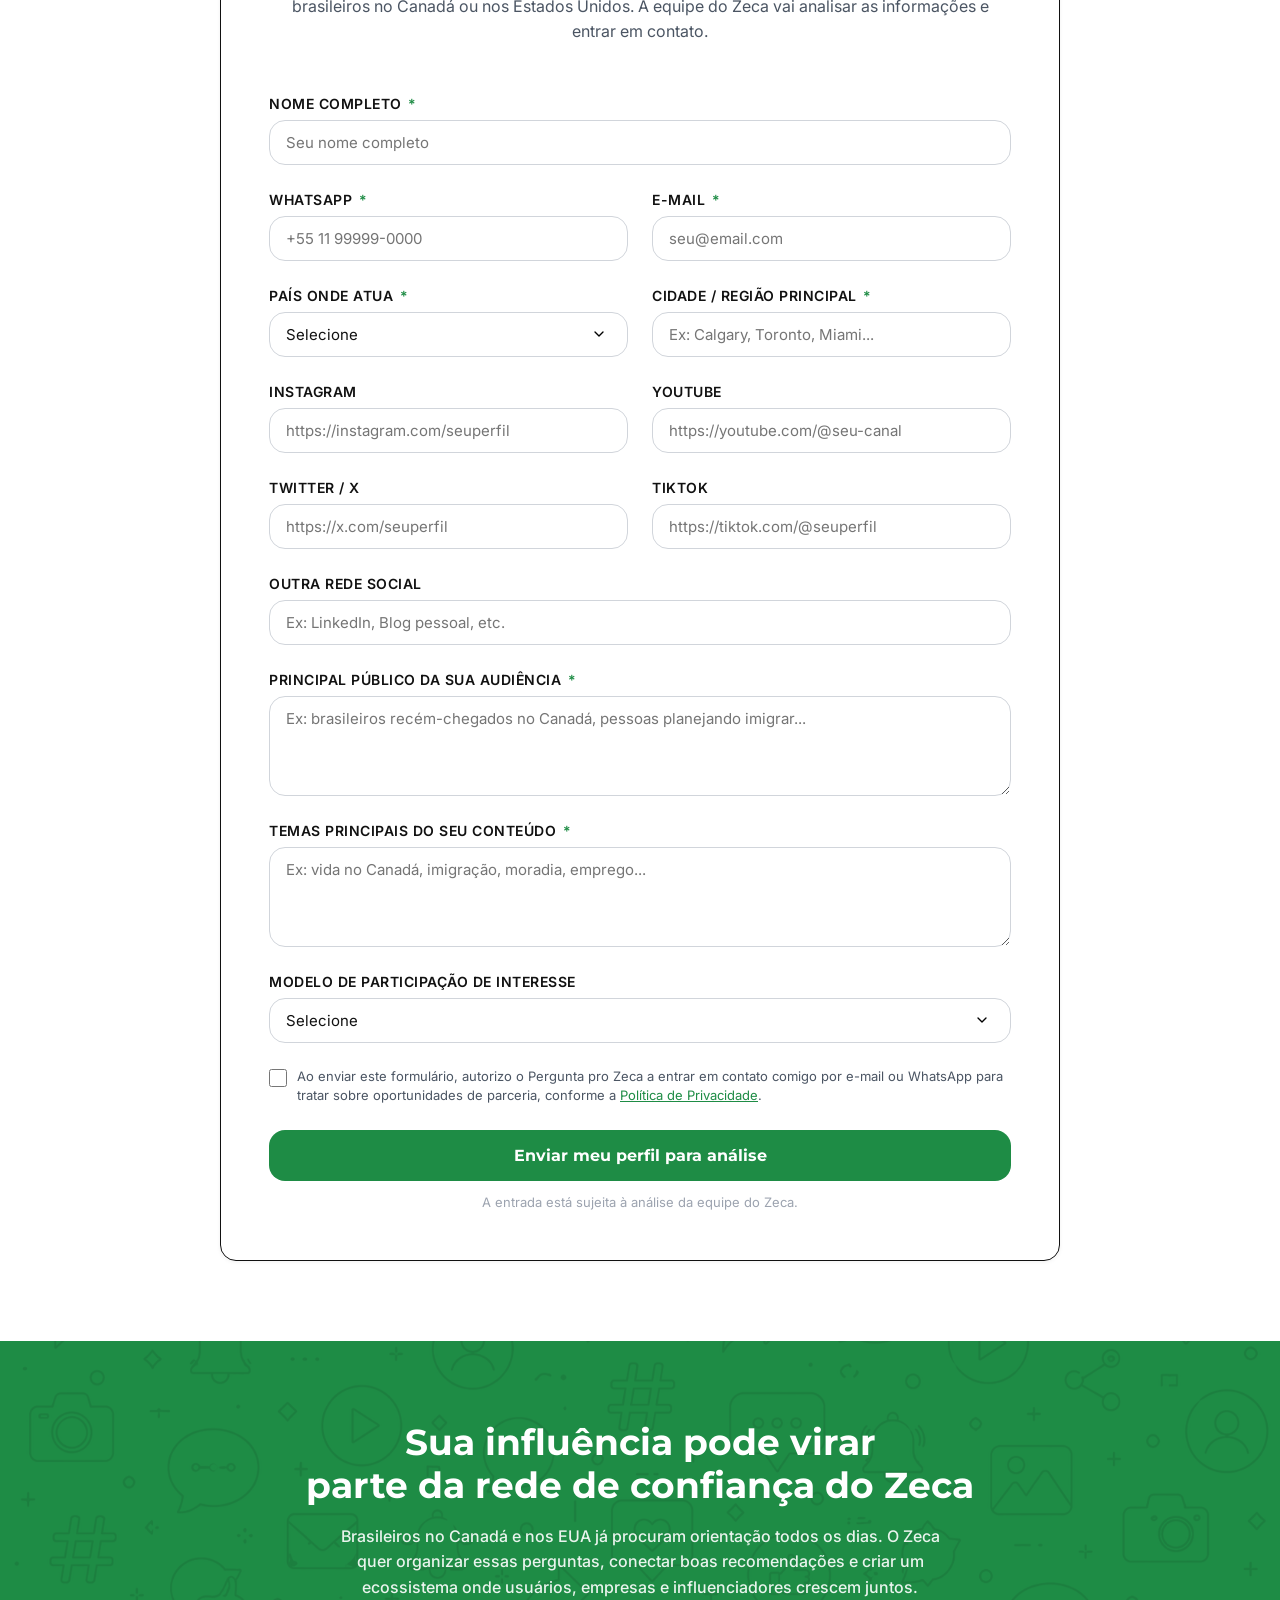
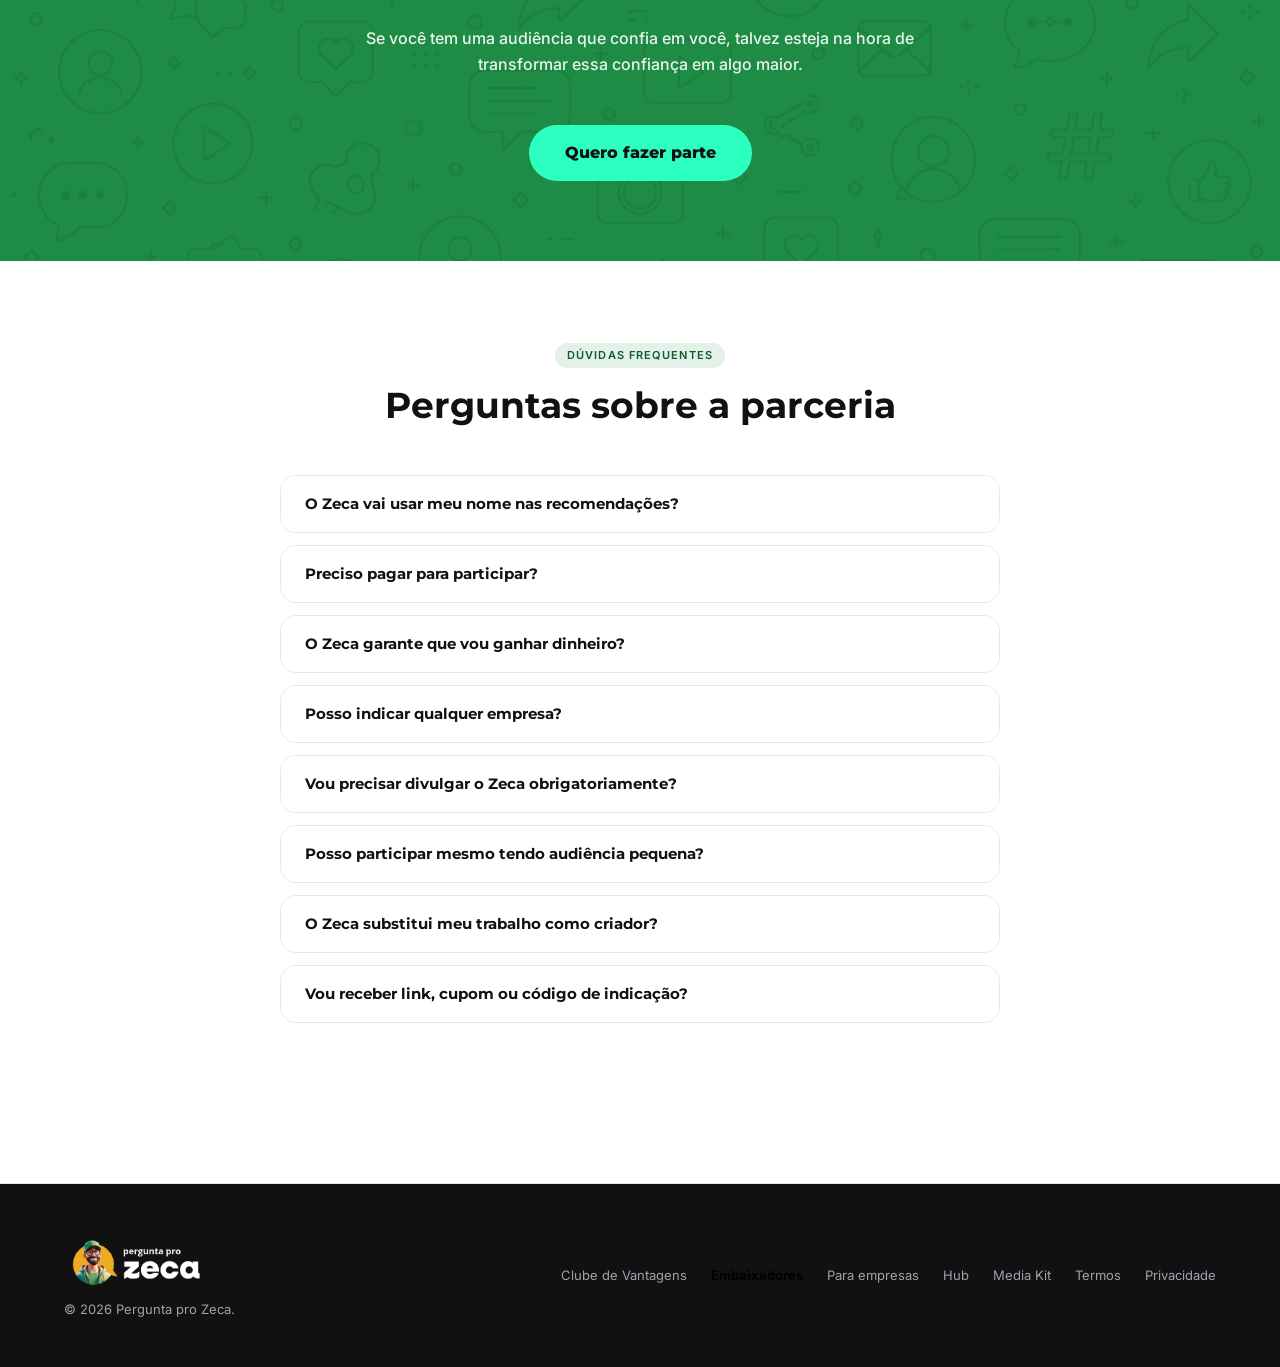
<file: embaixadores.html>
<!DOCTYPE html>
<html lang="pt-BR">
<head>
  <meta charset="UTF-8">
  <meta name="viewport" content="width=device-width, initial-scale=1.0">
  <title>Embaixadores do Zeca - Seja Embaixador Parceiro da Comunidade Brasileira no Canadá e EUA</title>
  <meta name="description" content="Participe do ecossistema do Zeca como embaixador parceiro. Ajude brasileiros no Canadá e nos EUA a encontrar recomendações confiáveis e novas oportunidades de parceria.">

  <!-- Open Graph -->
  <meta property="og:title" content="Embaixadores do Zeca">
  <meta property="og:description" content="Transforme sua influência em uma rede viva de confiança para brasileiros no Canadá e EUA.">
  <meta property="og:type" content="website">

  <!-- Google Fonts: Montserrat + Inter -->
  <link rel="preconnect" href="https://fonts.googleapis.com">
  <link rel="preconnect" href="https://fonts.gstatic.com" crossorigin>
  <link href="https://fonts.googleapis.com/css2?family=Inter:wght@400;500;600&family=Montserrat:wght@700;800&display=swap" rel="stylesheet">

  <link rel="stylesheet" href="styles/main.css">
  <link rel="stylesheet" href="styles/components.css">
  <link rel="shortcut icon" href="icones/zecafavicon.ico" type="image/x-icon">

  <style>
    /* ─── Design System Tokens ─────────────────────────────────────── */
    :root {
      --brand-yellow:      #2cffc0;
      --brand-green:       #1E8C45;
      --brand-green-light: #D0FFF7;
      --brand-green-text:  #0D5C2E;
      --black:             #111111;
      --white:             #FFFFFF;
      --gray-100:          #F5F5F5;
      --gray-400:          #9CA3AF;
      --gray-600:          #4B5563;
      --border:            #E5E7EB;

      --sp-xs:   8px;
      --sp-sm:   16px;
      --sp-md:   24px;
      --sp-lg:   48px;
      --sp-xl:   80px;
      --sp-2xl:  120px;

      --radius-md: 16px;
      --radius-lg: 16px;
      --radius-pill: 999px;

      --shadow-sm: 0 1px 4px rgba(0,0,0,0.06);
      --shadow-md: 0 4px 16px rgba(0,0,0,0.08);
      --shadow-lg: 0 8px 32px rgba(0,0,0,0.12);

      --transition-fast: 150ms ease;
      --transition-base: 200ms ease;
    }

    /* ─── Reset / Base ─────────────────────────────────────────────── */
    *, *::before, *::after { box-sizing: border-box; margin: 0; padding: 0; }
    html { scroll-behavior: smooth; }
    body {
      font-family: 'Inter', sans-serif;
      font-size: 16px;
      color: var(--black);
      background: var(--white);
      -webkit-font-smoothing: antialiased;
    }
    a { text-decoration: none; color: inherit; }
    img { max-width: 100%; display: block; }
    ul, ol { list-style: none; }

    /* ─── Container ────────────────────────────────────────────────── */
    .container {
      width: 100%;
      max-width: 1200px;
      margin: 0 auto;
      padding: 0 var(--sp-md);
    }

    /* ─── Header ───────────────────────────────────────────────────── */
    /* Header transparente absoluto — idêntico ao parceiros.html */
    .site-header--transparent {
      background-color: transparent !important;
      box-shadow: none !important;
      position: absolute;
      top: 0;
      left: 0;
      right: 0;
      z-index: 100;
    }

    /* ─── Typography helpers ───────────────────────────────────────── */
    .eyebrow {
      display: inline-block;
      font-family: 'Inter', sans-serif;
      font-size: 11px;
      font-weight: 600;
      text-transform: uppercase;
      letter-spacing: 0.1em;
      color: var(--brand-green-text);
      background: rgba(30, 140, 69, 0.12);
      padding: 4px 12px;
      border-radius: var(--radius-pill);
      margin-bottom: var(--sp-sm);
    }
    h1, h2, h3, h4 { font-family: 'Montserrat', sans-serif; }
    h1 { font-size: clamp(32px, 5vw, 52px); font-weight: 800; line-height: 1.1; }
    h2 { font-size: clamp(24px, 4vw, 36px); font-weight: 700; line-height: 1.2; }
    h3 { font-size: 18px; font-weight: 700; line-height: 1.3; }
    .section-lead {
      font-size: 17px;
      color: var(--gray-600);
      line-height: 1.6;
      max-width: 680px;
    }

    /* ─── CTA Buttons ──────────────────────────────────────────────── */
    .btn-primary {
      display: inline-flex;
      align-items: center;
      gap: var(--sp-xs);
      background: var(--black);
      color: var(--white);
      font-family: 'Montserrat', sans-serif;
      font-weight: 700;
      font-size: 15px;
      padding: 14px 28px;
      border-radius: var(--radius-pill);
      border: none;
      cursor: pointer;
      transition: background var(--transition-fast), transform var(--transition-fast);
    }
    .btn-primary:hover { background: #222; transform: translateY(-1px); }
    .btn-outline {
      display: inline-flex;
      align-items: center;
      gap: var(--sp-xs);
      background: transparent;
      color: var(--black);
      font-family: 'Montserrat', sans-serif;
      font-weight: 700;
      font-size: 15px;
      padding: 13px 28px;
      border-radius: var(--radius-pill);
      border: 2px solid var(--black);
      cursor: pointer;
      transition: background var(--transition-fast);
    }
    .btn-outline:hover { background: rgba(0,0,0,0.05); }
    .btn-green {
      display: inline-flex;
      align-items: center;
      justify-content: center;
      gap: var(--sp-xs);
      background: var(--brand-green);
      color: var(--white);
      font-family: 'Montserrat', sans-serif;
      font-weight: 700;
      font-size: 15px;
      padding: 14px 28px;
      border-radius: var(--radius-pill);
      border: none;
      cursor: pointer;
      transition: background var(--transition-fast), transform var(--transition-fast);
    }
    .btn-green:hover { background: #166d35; transform: translateY(-1px); }
    .btn-green-outline {
      display: inline-flex;
      align-items: center;
      gap: var(--sp-xs);
      background: transparent;
      color: var(--brand-green);
      font-family: 'Montserrat', sans-serif;
      font-weight: 700;
      font-size: 15px;
      padding: 13px 28px;
      border-radius: var(--radius-pill);
      border: 2px solid var(--brand-green);
      cursor: pointer;
      transition: background var(--transition-fast);
    }
    .btn-green-outline:hover { background: rgba(30,140,69,0.06); }

    /* ─── Focus visible ────────────────────────────────────────────── */
    :focus-visible {
      outline: 2px solid var(--brand-green);
      outline-offset: 3px;
    }

    /* ═══════════════════════════════════════════════════════════════ */
    /* SEÇÃO: HERO — fundo amarelo                                     */
    /* ═══════════════════════════════════════════════════════════════ */
    .hero {
      background: var(--brand-yellow);
      padding: 160px 0 var(--sp-xl);
      overflow: hidden;
      position: relative;
    }
    .hero .container {
      display: flex;
      align-items: center;
      gap: 0;
    }
    .hero-copy { flex: 1 1 640px; padding-bottom: 0; }
    .hero-copy .eyebrow {
      background: var(--brand-green-light);
      color: var(--brand-green-text);
    }
    .hero-copy h1 { margin-bottom: var(--sp-sm); color: var(--black); }
    .hero-copy .sub {
      font-size: 18px;
      color: #333;
      line-height: 1.6;
      width: 100%;
      margin-bottom: var(--sp-md);
    }
    .hero-ctas { display: flex; flex-wrap: wrap; align-items: center; gap: var(--sp-sm); }
    .hero-microcopy {
      margin-top: var(--sp-sm);
      font-size: 13px;
      color: #555;
    }
    .hero-visual {
      flex: 0 0 500px;
      position: relative;
      align-self: center;
      overflow: hidden;
    }
    .hero-visual img {
      width: 100%;
      max-width: 500px;
      object-fit: contain;
      vertical-align: bottom;
      display: block;
      margin: 0 auto;
    }

    /* ═══════════════════════════════════════════════════════════════ */
    /* SEÇÃO: CONTEXTO — fundo branco                                  */
    /* ═══════════════════════════════════════════════════════════════ */
    .sec-context {
      background: var(--white);
      padding: var(--sp-xl) 0;
    }
    .context-inner {
      display: grid;
      grid-template-columns: 1fr 1fr;
      gap: var(--sp-xl);
      align-items: center;
    }
    .context-bubbles {
      display: flex;
      flex-direction: column;
      gap: var(--sp-sm);
    }
    .bubble {
      display: flex;
      align-items: flex-start;
      gap: 12px;
      transition: transform var(--transition-fast);
    }
    .bubble:hover {
      transform: translateX(4px);
    }
    .bubble-avatar {
      width: 36px;
      height: 36px;
      border-radius: 50%;
      flex-shrink: 0;
      display: flex;
      align-items: center;
      justify-content: center;
      font-size: 13px;
      font-family: 'Montserrat', sans-serif;
      font-weight: 700;
      color: var(--white);
    }
    .avatar-1 { background: linear-gradient(135deg, #FF6B6B, #FF8E53); }
    .avatar-2 { background: linear-gradient(135deg, #4E54C8, #8F94FB); }
    .avatar-3 { background: linear-gradient(135deg, #11998e, #38ef7d); }
    .avatar-4 { background: linear-gradient(135deg, #FC466B, #3F5EFB); }
    .avatar-5 { background: linear-gradient(135deg, #f857a6, #ff5858); }

    .bubble-text {
      background: var(--white);
      border: 1px solid var(--border);
      border-radius: 4px 16px 16px 16px;
      padding: 12px 16px;
      font-size: 14px;
      color: var(--black);
      line-height: 1.5;
      box-shadow: 0 4px 12px rgba(0, 0, 0, 0.03);
      max-width: 340px;
      position: relative;
    }
    .bubble-meta {
      display: flex;
      align-items: center;
      gap: 6px;
      font-size: 11px;
      color: var(--gray-400);
      margin-bottom: 4px;
    }
    .bubble-meta-channel {
      font-weight: 600;
      color: #b5179e; /* Cor do Instagram Direct */
    }
    .bubble.reply { flex-direction: row-reverse; }
    .bubble.reply .bubble-text {
      background: #DCF8C6;
      border-radius: 16px 0 16px 16px;
    }

    /* ═══════════════════════════════════════════════════════════════ */
    /* SEÇÃO: DIFERENCIAÇÃO — fundo gray-100                          */
    /* ═══════════════════════════════════════════════════════════════ */
    .sec-diferencial {
      background: #2cffc0;
      padding: var(--sp-xl) 0;
      position: relative;
    }
    .diff-cards {
      display: grid;
      grid-template-columns: 1fr 1fr;
      gap: var(--sp-md);
      margin-top: var(--sp-lg);
    }
    .diff-card {
      background: var(--white);
      border: 1px solid var(--border);
      border-radius: var(--radius-md);
      padding: var(--sp-md);
      box-shadow: var(--shadow-sm);
    }
    .diff-card .diff-label {
      font-size: 11px;
      font-weight: 600;
      text-transform: uppercase;
      letter-spacing: 0.08em;
      margin-bottom: var(--sp-xs);
    }
    .diff-card.old .diff-label { color: var(--gray-400); }
    .diff-card.new .diff-label { color: var(--brand-green); }
    .diff-card h3 { font-size: 18px; margin-bottom: 6px; }
    .diff-card p { font-size: 14px; color: var(--gray-600); line-height: 1.5; }

    /* ═══════════════════════════════════════════════════════════════ */
    /* SEÇÃO: COMO FUNCIONA — fundo branco                             */
    /* ═══════════════════════════════════════════════════════════════ */
    .sec-steps {
      background: var(--white);
      padding: var(--sp-xl) 0;
    }
    .steps-header { text-align: center; margin-bottom: var(--sp-lg); }
    .steps-track {
      display: flex;
      align-items: flex-start;
      gap: 0;
    }
    .steps-track + .steps-track {
      margin-top: var(--sp-xl);
    }
    .step-item {
      flex: 1;
      text-align: center;
      padding: 0 var(--sp-sm);
      cursor: default;
      transition: transform var(--transition-base);
    }
    .step-item:hover { transform: translateY(-4px); }
    .step-connector {
      flex: 0 0 40px;
      display: flex;
      align-items: flex-start;
      padding-top: 24px;
    }
    .step-connector-line {
      width: 100%;
      height: 2px;
      border-top: 2px solid var(--brand-green);
      opacity: 0.5;
      position: relative;
    }
    .step-connector-line::after {
      content: '';
      position: absolute;
      right: 0;
      top: -5px;
      width: 8px;
      height: 8px;
      border-top: 2px solid var(--brand-green);
      border-right: 2px solid var(--brand-green);
      transform: rotate(45deg);
    }
    .step-num {
      width: 44px;
      height: 44px;
      border-radius: 50%;
      background: var(--brand-green);
      color: var(--white);
      font-family: 'Montserrat', sans-serif;
      font-weight: 800;
      font-size: 18px;
      display: flex;
      align-items: center;
      justify-content: center;
      margin: 0 auto var(--sp-sm);
    }
    .step-title {
      font-family: 'Montserrat', sans-serif;
      font-size: 18px;
      font-weight: 700;
      color: var(--black);
      margin-bottom: 6px;
    }
    .step-desc {
      font-size: 13px;
      color: var(--gray-600);
      line-height: 1.5;
    }

    /* ═══════════════════════════════════════════════════════════════ */
    /* SEÇÃO: CURADOR OFICIAL — fundo amarelo (segundo pico)           */
    /* ═══════════════════════════════════════════════════════════════ */
    .sec-curador {
      background: var(--white);
      padding: var(--sp-xl) 0;
    }
    .sec-curador .container {
      background: var(--brand-yellow);
      border-radius: var(--radius-lg);
      padding: var(--sp-xl) var(--sp-lg);
      box-shadow: var(--shadow-md);
    }
    .curador-header { text-align: center; margin-bottom: var(--sp-lg); }
    .benefit-grid {
      display: grid;
      grid-template-columns: repeat(3, 1fr);
      gap: var(--sp-md);
    }
    .benefit-card {
      background: var(--white);
      border: 1px solid #E5E7EB;
      border-radius: var(--radius-md);
      padding: var(--sp-md);
      box-shadow: var(--shadow-sm);
      transition: transform var(--transition-base), box-shadow var(--transition-base);
    }
    .benefit-card:hover {
      transform: translateY(-4px);
      box-shadow: var(--shadow-md);
    }
    .benefit-icon {
      width: 40px;
      height: 40px;
      border-radius: 16px;
      background: rgba(30, 140, 69, 0.1);
      display: flex;
      align-items: center;
      justify-content: center;
      margin-bottom: var(--sp-sm);
    }
    .benefit-icon svg { stroke: var(--brand-green); }
    .benefit-label {
      font-size: 11px;
      font-weight: 600;
      text-transform: uppercase;
      letter-spacing: 0.1em;
      color: var(--brand-green);
      margin-bottom: var(--sp-xs);
    }
    .benefit-card h3 { font-size: 17px; color: var(--black); margin-bottom: 8px; }
    .benefit-card p { font-size: 14px; color: var(--gray-600); line-height: 1.5; }

    /* ═══════════════════════════════════════════════════════════════ */
    /* SEÇÃO: DIFERENCIAL (escura) — preto                             */
    /* ═══════════════════════════════════════════════════════════════ */
    .sec-dark {
      background: var(--white);
      padding: var(--sp-xl) 0;
      text-align: center;
    }
    .sec-dark .container {
      background: var(--black);
      border-radius: var(--radius-lg);
      padding: var(--sp-xl) var(--sp-lg);
      box-shadow: var(--shadow-md);
    }
    .sec-dark h2 { color: var(--brand-yellow); margin-bottom: var(--sp-md); }
    .sec-dark .dark-points {
      display: flex;
      flex-wrap: wrap;
      justify-content: center;
      gap: var(--sp-sm) var(--sp-lg);
      margin-bottom: var(--sp-lg);
    }
    .dark-point {
      font-size: 16px;
      color: #cccccc;
      position: relative;
      padding-left: 20px;
    }
    .dark-point::before {
      content: '';
      position: absolute;
      left: 0;
      top: 50%;
      transform: translateY(-50%);
      width: 8px;
      height: 8px;
      background: var(--brand-yellow);
      border-radius: 50%;
    }
    .dark-impact {
      font-family: 'Montserrat', sans-serif;
      font-size: clamp(20px, 3vw, 28px);
      font-weight: 800;
      color: var(--white);
      max-width: 700px;
      margin: 0 auto var(--sp-lg);
      line-height: 1.3;
    }

    /* ═══════════════════════════════════════════════════════════════ */
    /* SEÇÃO: MONETIZAÇÃO — fundo branco                               */
    /* ═══════════════════════════════════════════════════════════════ */
    .sec-money {
      background: var(--white);
      padding: var(--sp-xl) 0;
      position: relative;
      overflow: hidden;
    }
    .sec-money .container {
      position: relative;
      z-index: 2;
    }
    .money-header {
      display: flex;
      align-items: center;
      gap: 48px;
      margin-bottom: 40px;
    }
    .money-header-visual {
      flex: 0 0 320px;
      max-width: 100%;
    }
    .money-header-visual img {
      width: 100%;
      height: auto;
      display: block;
    }
    .money-header-info {
      flex: 1;
      text-align: left;
    }
    .coin-wrapper {
      position: absolute;
      pointer-events: none;
      width: 100%;
      height: 100%;
      top: 0;
      left: 0;
      z-index: 1;
      overflow: hidden;
    }
    .floating-coin {
      position: absolute;
      bottom: -60px;
      background: radial-gradient(circle at 30% 30%, #ffd700, #daa520);
      border-radius: 50%;
      box-shadow: 0 4px 6px rgba(0, 0, 0, 0.15), inset 0 -2px 5px rgba(0, 0, 0, 0.3);
      display: flex;
      align-items: center;
      justify-content: center;
      font-family: 'Montserrat', sans-serif;
      font-weight: 800;
      color: #8b6508;
      border: 1px solid #c59b27;
      opacity: 0;
      animation: floatUp 3s cubic-bezier(0.25, 0.46, 0.45, 0.94) forwards;
      pointer-events: none;
    }
    @keyframes floatUp {
      0% {
        bottom: -60px;
        transform: translateX(0) rotate(0deg) scale(0.5);
        opacity: 0;
      }
      10% {
        opacity: 1;
        transform: translateX(var(--drift-x)) rotate(45deg) scale(1);
      }
      90% {
        opacity: 0.8;
      }
      100% {
        bottom: 110%;
        transform: translateX(calc(var(--drift-x) * 2)) rotate(var(--rot)) scale(0.8);
        opacity: 0;
      }
    }
    .money-grid {
      display: grid;
      grid-template-columns: repeat(3, 1fr);
      gap: var(--sp-md);
      margin-top: var(--sp-lg);
    }
    .money-card {
      background: var(--white);
      border-radius: var(--radius-md);
      padding: var(--sp-md);
      border: 1px solid #2cffc0;
      transition: transform var(--transition-base), box-shadow var(--transition-base);
    }
    .money-card:hover { transform: translateY(-4px); box-shadow: var(--shadow-md); }
    .money-num {
      font-family: 'Montserrat', sans-serif;
      font-size: 32px;
      font-weight: 800;
      color: var(--brand-green);
      margin-bottom: var(--sp-xs);
    }
    .money-card h3 { font-size: 16px; color: var(--black); margin-bottom: 8px; }
    .money-card p { font-size: 14px; color: var(--gray-600); line-height: 1.5; }
    .money-disclaimer {
      margin-top: var(--sp-lg);
      padding: var(--sp-sm) var(--sp-md);
      background: var(--gray-100);
      border-left: 4px solid var(--brand-green);
      border-radius: 0 var(--radius-md) var(--radius-md) 0;
      font-size: 13px;
      color: var(--gray-400);
      line-height: 1.5;
    }

    /* ─── Simulador de Ganhos ──────────────────────────────────────── */
    .sec-simulator {
      background: #feffe9;
      padding: var(--sp-xl) 0;
    }
    .earnings-simulator {
      display: grid;
      grid-template-columns: 1fr 1fr;
      gap: var(--sp-xl);
      align-items: start;
    }
    .earnings-copy .eyebrow { margin-bottom: var(--sp-sm); }
    .earnings-copy h3 {
      font-size: clamp(22px, 2.5vw, 28px);
      font-weight: 700;
      color: var(--black);
      margin-bottom: var(--sp-sm);
    }
    .earnings-copy > p {
      font-size: 15px;
      color: var(--gray-600);
      line-height: 1.7;
      margin-bottom: var(--sp-md);
    }
    .earnings-mini {
      background: var(--white);
      border-radius: var(--radius-md);
      padding: var(--sp-sm) var(--sp-md);
      border-left: 4px solid var(--brand-green);
      box-shadow: var(--shadow-sm);
    }
    .earnings-mini strong {
      display: block;
      font-size: 13px;
      font-weight: 700;
      color: var(--black);
      margin-bottom: 6px;
    }
    .earnings-mini p {
      font-size: 13px;
      color: var(--gray-600);
      line-height: 1.6;
      margin: 0;
    }
    .earnings-card {
      background: var(--white);
      border: 2px solid var(--brand-green);
      border-radius: var(--radius-lg);
      padding: var(--sp-lg) var(--sp-md);
      box-shadow: 0 10px 30px rgba(30, 140, 69, 0.08);
    }
    .earnings-card-title {
      font-family: 'Montserrat', sans-serif;
      font-size: 18px;
      font-weight: 700;
      color: var(--black);
      margin-bottom: var(--sp-md);
    }
    .earnings-slider label {
      display: block;
      font-size: 14px;
      font-weight: 600;
      color: var(--black);
      margin-bottom: var(--sp-sm);
    }
    .earnings-slider input[type='range'] {
      -webkit-appearance: none;
      appearance: none;
      width: 100%;
      height: 6px;
      border-radius: 3px;
      background: linear-gradient(to right, var(--brand-green) 0%, var(--brand-green) 33%, var(--border) 33%, var(--border) 100%);
      outline: none;
      cursor: pointer;
    }
    .earnings-slider input[type='range']::-webkit-slider-thumb {
      -webkit-appearance: none;
      appearance: none;
      width: 22px;
      height: 22px;
      border-radius: 50%;
      background: var(--brand-green);
      border: 3px solid var(--white);
      box-shadow: 0 0 0 2px var(--brand-green);
      cursor: pointer;
      transition: box-shadow 150ms ease;
    }
    .earnings-slider input[type='range']:focus-visible::-webkit-slider-thumb {
      box-shadow: 0 0 0 4px rgba(30,140,69,0.25);
    }
    .earnings-slider input[type='range']::-moz-range-thumb {
      width: 22px;
      height: 22px;
      border-radius: 50%;
      background: var(--brand-green);
      border: 3px solid var(--white);
      box-shadow: 0 0 0 2px var(--brand-green);
      cursor: pointer;
    }
    .earnings-range-labels {
      display: flex;
      justify-content: space-between;
      margin-top: 8px;
      margin-bottom: var(--sp-md);
    }
    .earnings-range-labels span { font-size: 11px; color: var(--gray-400); font-weight: 600; }
    .earnings-result {
      background: var(--brand-green-light);
      border-radius: var(--radius-md);
      padding: var(--sp-md);
      margin-bottom: var(--sp-md);
      text-align: center;
      border: 1px solid rgba(30, 140, 69, 0.15);
    }
    .earnings-result-intro { font-size: 13px; color: var(--gray-600); margin-bottom: var(--sp-xs); }
    .earnings-result-label {
      font-size: 11px;
      font-weight: 700;
      text-transform: uppercase;
      letter-spacing: 0.08em;
      color: var(--brand-green);
      margin-bottom: 4px;
    }
    .earnings-result-value {
      font-family: 'Montserrat', sans-serif;
      font-size: clamp(24px, 3vw, 32px);
      font-weight: 800;
      color: var(--brand-green);
      line-height: 1.2;
      margin-bottom: var(--sp-xs);
    }
    .earnings-annual { font-size: 13px; color: var(--gray-600); }
    .earnings-annual strong { color: var(--black); font-weight: 700; }
    .earnings-note {
      font-size: 12px;
      color: var(--gray-400);
      text-align: center;
      margin-bottom: var(--sp-md);
      line-height: 1.5;
    }
    .earnings-cta-microcopy {
      font-size: 12px;
      color: var(--gray-400);
      text-align: center;
      margin-top: 8px;
      margin-bottom: var(--sp-md);
    }
    .earnings-disclaimer {
      font-size: 12px;
      color: var(--gray-400);
      line-height: 1.6;
      border-top: 1px solid var(--border);
      padding-top: var(--sp-sm);
      margin-top: var(--sp-sm);
    }
    .earnings-disclaimer strong { color: var(--gray-600); }
    @media (max-width: 1024px) {
      .earnings-simulator { grid-template-columns: 1fr; gap: var(--sp-lg); }
    }
    @media (max-width: 768px) {
      .earnings-card { padding: var(--sp-md); }
    }



    /* ═══════════════════════════════════════════════════════════════ */
    /* SEÇÃO: CONFIANÇA — fundo gray-100                               */
    /* ═══════════════════════════════════════════════════════════════ */
    .sec-trust {
      background: #feffe9;
      padding: var(--sp-xl) 0;
      text-align: center;
    }
    .trust-principles {
      display: grid;
      grid-template-columns: repeat(4, 1fr);
      gap: var(--sp-md);
      margin-top: var(--sp-lg);
    }
    .trust-pill {
      background: var(--white);
      border: 1px solid #2cffc0;
      border-radius: var(--radius-lg);
      padding: var(--sp-md);
      box-shadow: var(--shadow-sm);
      display: flex;
      align-items: center;
      gap: 16px;
      text-align: left;
    }
    .trust-badge {
      width: 48px;
      height: 48px;
      border-radius: 16px;
      background: #f1fde8;
      display: flex;
      align-items: center;
      justify-content: center;
      flex-shrink: 0;
    }
    .inner-check {
      width: 32px;
      height: 32px;
      border-radius: 50%;
      background: linear-gradient(135deg, #22c55e, #16a34a);
      display: flex;
      align-items: center;
      justify-content: center;
      box-shadow: 0 2px 4px rgba(22, 163, 74, 0.2);
    }
    .trust-pill .t-verb {
      font-family: 'Montserrat', sans-serif;
      font-size: 18px;
      font-weight: 700;
      color: #00ba3c;
      margin-bottom: 2px;
      line-height: 1.2;
    }
    .trust-pill .t-subj {
      font-family: 'Inter', sans-serif;
      font-weight: 700;
      font-size: 16px;
      color: var(--black);
      line-height: 1.2;
    }

    /* ═══════════════════════════════════════════════════════════════ */
    /* SEÇÃO: MODELOS (Planos) — fundo branco                          */
    /* ═══════════════════════════════════════════════════════════════ */
    .sec-plans {
      background: var(--white);
      padding: var(--sp-xl) 0;
    }
    .plans-header { text-align: center; margin-bottom: var(--sp-lg); }
    .plans-grid {
      display: grid;
      grid-template-columns: repeat(3, 1fr);
      gap: var(--sp-md);
    }
    .plan-card {
      background: var(--white);
      border: 2px solid var(--border);
      border-radius: var(--radius-lg);
      padding: var(--sp-lg) var(--sp-md);
      position: relative;
      display: flex;
      flex-direction: column;
      gap: var(--sp-sm);
    }
    .plan-card.featured {
      border-color: var(--brand-green);
      box-shadow: 0 12px 36px rgba(44, 255, 192, 0.25);
    }
    .plan-badge {
      position: absolute;
      top: -14px;
      left: 50%;
      transform: translateX(-50%);
      background: var(--brand-green);
      color: var(--white);
      font-family: 'Montserrat', sans-serif;
      font-weight: 700;
      font-size: 12px;
      padding: 4px 14px;
      border-radius: var(--radius-pill);
      white-space: nowrap;
    }
    .plan-name {
      font-family: 'Montserrat', sans-serif;
      font-size: 24px;
      font-weight: 800;
      color: var(--black);
      display: flex;
      align-items: center;
      gap: 6px;
    }
    .plan-stars {
      color: #2cffc0;
      font-size: 16px;
      letter-spacing: -1px;
      flex-shrink: 0;
    }
    .plan-desc {
      font-size: 15px;
      color: var(--gray-600);
      line-height: 1.5;
    }
    .plan-items {
      display: flex;
      flex-direction: column;
      gap: 10px;
      flex: 1;
    }
    .plan-item {
      display: flex;
      align-items: flex-start;
      gap: 8px;
      font-size: 15px;
      color: var(--gray-600);
      line-height: 1.4;
    }
    .plan-item::before {
      content: '';
      width: 6px;
      height: 6px;
      border-radius: 50%;
      background: var(--brand-green);
      flex-shrink: 0;
      margin-top: 6px;
    }
    .plans-disclaimer {
      margin-top: var(--sp-md);
      text-align: center;
      font-size: 13px;
      color: var(--gray-400);
    }



    /* ═══════════════════════════════════════════════════════════════ */
    /* SEÇÃO: FAQ — fundo branco                                       */
    /* ═══════════════════════════════════════════════════════════════ */
    .sec-faq {
      background: var(--white);
      padding: var(--sp-xl) 0;
    }
    .faq-header { text-align: center; margin-bottom: var(--sp-lg); }
    .faq-list { max-width: 720px; margin: 0 auto; display: flex; flex-direction: column; gap: 12px; }
    .faq-item {
      border: 1px solid var(--border);
      border-radius: var(--radius-md);
      overflow: hidden;
    }
    .faq-question {
      width: 100%;
      display: flex;
      align-items: center;
      justify-content: space-between;
      padding: 18px var(--sp-md);
      background: var(--white);
      font-family: 'Montserrat', sans-serif;
      font-size: 15px;
      font-weight: 700;
      color: var(--black);
      border: none;
      cursor: pointer;
      text-align: left;
      gap: var(--sp-sm);
      transition: background var(--transition-fast);
    }
    .faq-question:hover { background: var(--gray-100); }
    .faq-question[aria-expanded="true"] { background: var(--gray-100); }
    .faq-chevron {
      flex-shrink: 0;
      transition: transform var(--transition-base);
    }
    .faq-question[aria-expanded="true"] .faq-chevron { transform: rotate(180deg); }
    .faq-answer {
      display: none;
      padding: 0 var(--sp-md) 18px;
      font-size: 15px;
      color: var(--gray-600);
      line-height: 1.6;
      background: var(--gray-100);
    }
    .faq-answer.open { display: block; }

    /* ═══════════════════════════════════════════════════════════════ */
    /* SEÇÃO: FORMULÁRIO — fundo branco                                */
    /* ═══════════════════════════════════════════════════════════════ */
    .sec-form {
      background: var(--white);
      padding: var(--sp-xl) 0;
    }
    .form-wrapper {
      max-width: 840px;
      margin: 0 auto;
      background: var(--white);
      border: 1px solid var(--black);
      border-radius: var(--radius-lg);
      padding: var(--sp-lg);
      box-shadow: var(--shadow-sm);
    }
    .form-header { text-align: center; margin-bottom: var(--sp-lg); }
    .form-group { display: flex; flex-direction: column; gap: 6px; margin-bottom: var(--sp-md); }
    .form-group label {
      font-size: 14px;
      font-weight: 600;
      color: var(--black);
    }
    .form-group label .req { color: var(--brand-green); margin-left: 2px; }
    .form-group input,
    .form-group select,
    .form-group textarea {
      width: 100%;
      padding: 12px 16px;
      border: 1px solid #D1D5DB;
      border-radius: 16px;
      font-family: 'Inter', sans-serif;
      font-size: 15px;
      color: var(--black);
      background: var(--white);
      transition: border-color var(--transition-fast);
      outline: none;
    }
    .form-group select {
      appearance: none;
      -webkit-appearance: none;
      -moz-appearance: none;
      background-image: url("data:image/svg+xml;charset=UTF-8,%3csvg xmlns='http://www.w3.org/2000/svg' viewBox='0 0 24 24' fill='none' stroke='%23000000' stroke-width='2' stroke-linecap='round' stroke-linejoin='round'%3e%3cpolyline points='6 9 12 15 18 9'%3e%3c/polyline%3e%3c/svg%3e");
      background-repeat: no-repeat;
      background-position: right 20px center;
      background-size: 16px;
      padding-right: 44px;
    }
    .form-group input:focus,
    .form-group select:focus,
    .form-group textarea:focus {
      border-color: var(--brand-green);
      border-width: 2px;
    }
    .form-group textarea { resize: vertical; min-height: 100px; }
    .form-row { display: grid; grid-template-columns: 1fr 1fr; gap: var(--sp-md); }
    .form-check {
      display: flex;
      align-items: flex-start;
      gap: 10px;
      margin-bottom: var(--sp-md);
    }
    .form-check input[type="checkbox"] {
      width: 18px;
      height: 18px;
      flex-shrink: 0;
      accent-color: var(--brand-green);
      margin-top: 2px;
    }
    .form-check label {
      font-size: 13px;
      color: var(--gray-600);
      line-height: 1.5;
    }
    .btn-form {
      width: 100%;
      padding: 16px;
      background: var(--brand-green);
      color: var(--white);
      font-family: 'Montserrat', sans-serif;
      font-weight: 700;
      font-size: 16px;
      border: none;
      border-radius: var(--radius-md);
      cursor: pointer;
      transition: background var(--transition-fast), transform var(--transition-fast);
    }
    .btn-form:hover { background: #166d35; transform: translateY(-1px); }
    .form-microcopy {
      text-align: center;
      margin-top: 12px;
      font-size: 13px;
      color: var(--gray-400);
    }

    /* ═══════════════════════════════════════════════════════════════ */
    /* SEÇÃO: CTA FINAL — fundo verde                                  */
    /* ═══════════════════════════════════════════════════════════════ */
    .sec-final {
      background: var(--brand-green);
      padding: var(--sp-xl) 0;
      text-align: center;
      position: relative;
      overflow: hidden;
    }
    .sec-final::before {
      content: "";
      position: absolute;
      top: 0;
      left: 0;
      right: 0;
      bottom: 0;
      background-image: url('imagens/bgsocialmedia-elements.png');
      background-size: cover;
      background-position: center;
      opacity: 0.1; /* Transparência de 90% (Opacidade 10%) */
      mix-blend-mode: multiply;
      pointer-events: none;
      z-index: 1;
    }
    .sec-final .container {
      position: relative;
      z-index: 2;
    }
    .sec-final h2 { color: var(--white); margin-bottom: var(--sp-sm); }
    .sec-final p { color: rgba(255,255,255,0.9); max-width: 620px; margin: 0 auto var(--sp-lg); line-height: 1.6; font-weight: 500; }
    .final-btn {
      display: inline-flex;
      align-items: center;
      gap: var(--sp-xs);
      background: var(--brand-yellow);
      color: var(--black);
      font-family: 'Montserrat', sans-serif;
      font-weight: 800;
      font-size: 16px;
      padding: 16px 36px;
      border-radius: var(--radius-pill);
      transition: filter var(--transition-fast), transform var(--transition-fast);
    }
    .final-btn:hover { filter: brightness(0.92); transform: translateY(-2px); }

    /* ═══════════════════════════════════════════════════════════════ */
    /* RODAPÉ                                                          */
    /* ═══════════════════════════════════════════════════════════════ */
    .site-footer {
      background: var(--black);
      padding: var(--sp-lg) 0;
    }
    .site-footer .container {
      display: flex;
      align-items: center;
      justify-content: space-between;
      flex-wrap: wrap;
      gap: var(--sp-md);
    }
     .site-footer p { font-size: 13px; color: var(--gray-400); }
    .footer-brand { display: flex; flex-direction: column; align-items: flex-start; gap: 8px; }
    .footer-logo { height: 60px; width: auto; }
    .footer-links { display: flex; flex-wrap: wrap; gap: var(--sp-md); }
    .footer-links a { font-size: 13px; color: var(--gray-400); transition: color var(--transition-fast); }
    .footer-links a:hover { color: var(--white); }



    /* ═══════════════════════════════════════════════════════════════ */
    /* RESPONSIVIDADE                                                  */
    /* ═══════════════════════════════════════════════════════════════ */
    @media (max-width: 1024px) {
      .benefit-grid { grid-template-columns: repeat(2, 1fr); }
      .money-grid { grid-template-columns: repeat(2, 1fr); }
      .plans-grid { grid-template-columns: 1fr; max-width: 440px; margin: 0 auto; }
      .trust-principles { grid-template-columns: repeat(2, 1fr); }
    }

    @media (max-width: 768px) {
      :root {
        --sp-xl: 56px;
        --sp-2xl: 80px;
      }
      .hero .container { flex-direction: column; align-items: flex-start; gap: var(--sp-lg); }
      .hero-visual {
        display: block;
        flex: 0 0 auto;
        width: 100%;
        max-width: 320px;
        margin: 0 auto;
        align-self: center;
      }
      .hero-ctas { flex-direction: column; align-items: stretch; }
      .hero-ctas a { text-align: center; justify-content: center; }
      .context-inner { grid-template-columns: 1fr; }
      .diff-cards { grid-template-columns: 1fr; }
      .steps-track { flex-direction: column; gap: var(--sp-sm); }
      .steps-track + .steps-track { margin-top: var(--sp-sm); }
      .step-connector { display: none; }
      .step-item { text-align: left; display: flex; gap: 14px; padding: 0; }
      .step-item .step-num { flex-shrink: 0; }
      .step-item > div { flex: 1; }
      .step-title, .step-desc { text-align: left; }
      .sec-curador .container,
      .sec-dark .container {
        padding: var(--sp-lg) var(--sp-md) !important;
        border-radius: var(--radius-md) !important;
      }
      .benefit-grid { grid-template-columns: 1fr; }
      .money-grid { grid-template-columns: 1fr; }
      .money-header {
        flex-direction: column;
        text-align: center;
        gap: var(--sp-md);
      }
      .money-header-visual {
        flex: 0 0 auto;
        width: 100%;
        max-width: 280px;
        margin: 0 auto;
      }
      .money-header-info {
        text-align: center;
      }
      .trust-principles { grid-template-columns: repeat(2, 1fr); }
      .form-row { grid-template-columns: 1fr; }
      .form-wrapper { padding: var(--sp-md); }

    }

    @media (max-width: 560px) {
      .trust-principles { grid-template-columns: 1fr; }
    }

    /* ─── prefers-reduced-motion ───────────────────────────────────── */
    @media (prefers-reduced-motion: reduce) {
      *, *::before, *::after {
        animation-duration: 0.001ms !important;
        transition-duration: 0.001ms !important;
      }
    }
  </style>
</head>
<body>

  <!-- ═══ HEADER ══════════════════════════════════════════════════ -->
  <header class="site-header site-header--transparent">
    <div class="container">
      <a href="index.html" class="logo-container" id="header-logo-link">
        <img src="imagens/logo-perguntaprozeca.png" alt="Pergunta pro Zeca" class="logo-img">
      </a>
      <div class="header-right-area" style="display: flex; align-items: center; gap: 20px;">
        <nav class="header-nav">
          <a href="clube-vantagens.html" class="header-nav-link">Clube de Vantagens</a>
          <a href="embaixadores.html" class="header-nav-link active">Embaixadores</a>
          <a href="parceiros.html" class="header-nav-link">Para empresas</a>
          <a href="hub-influenciadores.html" class="header-nav-link">Hub</a>
        </nav>
        <a href="https://wa.me/5500000000000" target="_blank" class="btn btn-whatsapp header-wa-desktop" id="btn-whatsapp-header">
          <img src="icones/whatsapp.svg" alt="WhatsApp" style="width: 32px; height: 32px;">
          Pergunte no Whatsapp
        </a>
        <div class="header-mobile-actions">
          <a href="https://wa.me/5500000000000" target="_blank" class="btn-wa-compact" aria-label="WhatsApp Zeca">
            <img src="icones/whatsapp.svg" alt="WhatsApp">
          </a>
          <button type="button" class="btn-menu-toggle" id="btn-menu-toggle" aria-expanded="false" aria-controls="mobile-nav-drawer" aria-label="Abrir menu de navegação">
            <span class="hamburger-bar"></span>
            <span class="hamburger-bar"></span>
            <span class="hamburger-bar"></span>
          </button>
        </div>
      </div>
    </div>
  </header>

  <!-- Drawer de Navegação Mobile -->
  <div class="mobile-nav-backdrop" id="mobile-nav-backdrop"></div>
  <aside class="mobile-nav-drawer" id="mobile-nav-drawer" aria-label="Menu principal de navegação" aria-hidden="true">
    <div class="drawer-header">
      <a href="index.html" class="drawer-logo">
        <img src="imagens/logo-perguntaprozeca.png" alt="Pergunta pro Zeca" class="drawer-logo-img">
      </a>
      <button type="button" class="btn-drawer-close" id="btn-drawer-close" aria-label="Fechar menu">
        <svg width="24" height="24" viewBox="0 0 24 24" fill="none" stroke="currentColor" stroke-width="2.5" stroke-linecap="round" stroke-linejoin="round"><line x1="18" y1="6" x2="6" y2="18"></line><line x1="6" y1="6" x2="18" y2="18"></line></svg>
      </button>
    </div>
    <nav class="drawer-nav">
      <a href="clube-vantagens.html" class="drawer-nav-link">Clube de Vantagens</a>
      <a href="embaixadores.html" class="drawer-nav-link active">Embaixadores</a>
      <a href="parceiros.html" class="drawer-nav-link">Para empresas</a>
      <a href="hub-influenciadores.html" class="drawer-nav-link">Hub</a>
    </nav>
    <div class="drawer-footer">
      <a href="https://wa.me/5500000000000" target="_blank" class="btn btn-whatsapp drawer-btn-wa">
        <img src="icones/whatsapp.svg" alt="WhatsApp" style="width: 24px; height: 24px;">
        Pergunte no Whatsapp
      </a>
    </div>
  </aside>

  <!-- ═══ HERO — amarelo ══════════════════════════════════════════ -->
  <section class="hero" id="hero">
    <div class="container">
      <div class="hero-copy">
        <span class="eyebrow">Ideal para Embaixadores</span>
        <h1>Indique negócios brasileiros confiáveis<br>para sua audiência e ganhe $</h1>
        <p class="sub">Embaixadores são parceiros-chave do Zeca, conectando brasileiros no Canadá e EUA a confiança — como Embaixadores Parceiros Oficiais.</p>
        <div class="hero-ctas">
          <a href="#modelos" class="btn-primary" id="btn-hero-cta-primary">Conhecer os planos</a>
          <a href="#como-funciona" class="btn-outline" id="btn-hero-cta-secondary">Entender como funciona</a>
        </div>
        <p class="hero-microcopy">Para criadores brasileiros que falam com brasileiros no Canadá, nos EUA ou com quem está planejando se mudar.</p>
      </div>
      <div class="hero-visual">
        <picture>
          <source srcset="imagens/infuencers-002.avif" type="image/avif">
          <img src="imagens/infuencers-002.png" alt="Embaixadores do Zeca">
        </picture>
      </div>
    </div>
  </section>

  <!-- ═══ SIMULADOR DE GANHOS — gray-100 ═══════════════════════════ -->
  <section class="sec-simulator" id="simulador">
    <div class="container">
      <div class="earnings-simulator" id="simulador-ganhos">

        <!-- Coluna esquerda: texto explicativo -->
        <div class="earnings-copy">
          <span class="eyebrow">Simulador de ganhos</span>
          <h3>Quanto sua influência pode gerar com o Zeca?</h3>
          <p>Sua audiência já confia nas suas recomendações. Use o simulador para visualizar uma estimativa de potencial de ganhos como Embaixador Parceiro Oficial do Zeca, levando brasileiros da sua comunidade para recomendações, cupons e parceiros curados no Canadá e nos EUA.</p>
          <div class="earnings-mini">
            <strong>O que conta como indicação qualificada?</strong>
            <p>Uma indicação qualificada acontece quando uma pessoa chega ao Zeca pelo seu link, cupom ou código e demonstra interesse real em uma recomendação, parceiro, cupom ou serviço disponível.</p>
          </div>
        </div>

        <!-- Coluna direita: card interativo -->
        <div class="earnings-card">
          <div class="earnings-card-title">Simule por indicações qualificadas</div>

          <div class="earnings-slider">
            <label for="slider-indicacoes">Quantas pessoas você conseguiria indicar ao Zeca por mês?</label>
            <input
              type="range"
              id="slider-indicacoes"
              min="0"
              max="5"
              step="1"
              value="2"
              aria-label="Número de indicações qualificadas por mês"
              aria-valuemin="10"
              aria-valuemax="500"
              aria-valuenow="50"
            >
            <div class="earnings-range-labels" aria-hidden="true">
              <span>10</span>
              <span>25</span>
              <span>50</span>
              <span>100</span>
              <span>200</span>
              <span>500</span>
            </div>
          </div>

          <div class="earnings-result" aria-live="polite">
            <p class="earnings-result-intro" id="result-intro">Com <strong>50</strong> indicações qualificadas por mês, seu potencial estimado seria:</p>
            <div class="earnings-result-label">Potencial estimado</div>
            <div class="earnings-result-value" id="result-monthly">CAD$ 500/mês</div>
            <div class="earnings-annual">Em 12 meses: <strong id="result-annual">CAD$ 6.000</strong></div>
          </div>

          <p class="earnings-note">Baseado em campanhas ativas, indicações qualificadas e oportunidades disponíveis no ecossistema do Zeca.</p>

          <a href="#modelos" class="btn-green" style="width:100%; justify-content:center;" id="btn-simulator-cta">Conhecer os planos</a>
          
          <div class="earnings-cta-microcopy">A participação no programa é gratuita e sujeita à análise de perfil.</div>

          <div class="earnings-disclaimer">
            <strong>Aviso:</strong> esta simulação apresenta apenas uma estimativa de potencial de ganhos e não representa garantia de receita. Os valores reais podem variar conforme campanhas disponíveis, região, qualidade das indicações, conversões geradas, validação pelo Zeca e regras de cada parceiro.
          </div>
        </div>

      </div>
    </div>
  </section>

  <!-- ═══ CONTEXTO — branco ════════════════════════════════════════ -->
  <section class="sec-context" id="problema">
    <div class="container">
      <div class="context-inner">
        <div>
          <span class="eyebrow">O problema real</span>
          <h2>Sua audiência confia em você antes de confiar em qualquer plataforma.</h2>
          <p class="section-lead" style="margin-top: 16px;">Todos os dias chegam perguntas que você responde manualmente, no direct ou nos comentários. Essa confiança some com o story e se perde nos posts?</p>
        </div>
        <div class="context-bubbles">
          <div class="bubble">
            <div class="bubble-avatar avatar-1">A</div>
            <div>
              <div class="bubble-meta">
                <span class="bubble-meta-channel">Direct</span> &bull; <span>há 2 min</span>
              </div>
              <div class="bubble-text">Você indica um contador brasileiro em Calgary?</div>
            </div>
          </div>
          <div class="bubble" style="margin-left: 12px;">
            <div class="bubble-avatar avatar-2">B</div>
            <div>
              <div class="bubble-meta">
                <span class="bubble-meta-channel" style="color: #2563EB;">Comentário</span> &bull; <span>há 15 min</span>
              </div>
              <div class="bubble-text">Conhece alguém confiável para imigração em Toronto?</div>
            </div>
          </div>
          <div class="bubble">
            <div class="bubble-avatar avatar-3">M</div>
            <div>
              <div class="bubble-meta">
                <span class="bubble-meta-channel">Direct</span> &bull; <span>há 42 min</span>
              </div>
              <div class="bubble-text">Qual cidade é melhor para morar chegando agora?</div>
            </div>
          </div>
          <div class="bubble" style="margin-left: 18px;">
            <div class="bubble-avatar avatar-4">J</div>
            <div>
              <div class="bubble-meta">
                <span class="bubble-meta-channel">Direct</span> &bull; <span>há 1h</span>
              </div>
              <div class="bubble-text">Tem corretor de imóveis confiável que fala português?</div>
            </div>
          </div>
          <div class="bubble">
            <div class="bubble-avatar avatar-5">L</div>
            <div>
              <div class="bubble-meta">
                <span class="bubble-meta-channel" style="color: #2563EB;">Comentário</span> &bull; <span>há 3h</span>
              </div>
              <div class="bubble-text">Que serviço você recomenda pra quem acabou de chegar?</div>
            </div>
          </div>
        </div>
      </div>
    </div>
  </section>

  <!-- ═══ DIFERENCIAÇÃO — gray-100 ════════════════════════════════ -->
  <section class="sec-diferencial" id="posicionamento">
    <picture>
      <source srcset="imagens/agree-zeca.avif" type="image/avif">
      <img src="imagens/agree-zeca.png" alt="Zeca" loading="lazy" style="position: absolute; top: -45px; left: 50%; transform: translateX(-50%); width: 90px; height: 90px; z-index: 10;">
    </picture>
    <div class="container">
      <div style="text-align: center; margin-bottom: var(--sp-lg);">
        <span class="eyebrow" style="background: rgb(255 255 255 / 63%);">Por que o Zeca é diferente</span>
        <h2 style="max-width: 600px; margin: 12px auto 0;">O Zeca não está criando mais uma vitrine. Está criando uma rede de confiança.</h2>
      </div>
      <div class="diff-cards">
        <div class="diff-card old">
          <div class="diff-label">Diretório comum</div>
          <h3>Lista fria sem contexto</h3>
          <p>O usuário encontra uma lista de empresas sem saber qual é confiável, em qual cidade ou se ainda está ativo.</p>
        </div>
        <div class="diff-card new">
          <div class="diff-label">Pergunta pro Zeca</div>
          <h3>Conversa com recomendação contextual</h3>
          <p>O usuário pergunta no WhatsApp. O Zeca cruza necessidade, cidade, categoria e histórico de confiança para recomendar o que faz mais sentido.</p>
        </div>
        <div class="diff-card old">
          <div class="diff-label">Publi tradicional</div>
          <h3>Influência que desaparece em 24h</h3>
          <p>Story some, post para de circular, algoritmo muda. O valor gerado não permanece.</p>
        </div>
        <div class="diff-card new">
          <div class="diff-label">Curadoria no Zeca</div>
          <h3>Ativo permanente de confiança</h3>
          <p>Sua recomendação fica dentro da inteligência do Zeca, continuando a ajudar brasileiros mesmo quando você está offline.</p>
        </div>
      </div>
    </div>
  </section>

  <!-- ═══ COMO FUNCIONA — branco ═══════════════════════════════════ -->
  <section class="sec-steps" id="como-funciona">
    <div class="container">
      <div class="steps-header">
        <span class="eyebrow">Como funciona</span>
        <h2>Como sua influência entra na inteligência do Zeca</h2>
      </div>
      <div class="steps-track">
        <div class="step-item">
          <div class="step-num">1</div>
          <div>
            <div class="step-title">Você entra como Embaixador Parceiro</div>
            <div class="step-desc">Informa cidade, temas, canais e audiência principal.</div>
          </div>
        </div>
        <div class="step-connector"><div class="step-connector-line"></div></div>
        <div class="step-item">
          <div class="step-num">2</div>
          <div>
            <div class="step-title">Você indica o que conhece</div>
            <div class="step-desc">Negócios, profissionais e serviços relevantes para sua comunidade.</div>
          </div>
        </div>
        <div class="step-connector"><div class="step-connector-line"></div></div>
        <div class="step-item">
          <div class="step-num">3</div>
          <div>
            <div class="step-title">O Zeca organiza</div>
            <div class="step-desc">As indicações entram com critérios de localização, avaliação e compatibilidade.</div>
          </div>
        </div>
      </div>

      <div class="steps-track">
        <div class="step-item">
          <div class="step-num">4</div>
          <div>
            <div class="step-title">O usuário pergunta</div>
            <div class="step-desc">Um brasileiro chama o Zeca no WhatsApp e conta o que precisa.</div>
          </div>
        </div>
        <div class="step-connector"><div class="step-connector-line"></div></div>
        <div class="step-item">
          <div class="step-num">5</div>
          <div>
            <div class="step-title">O Zeca recomenda</div>
            <div class="step-desc">Com base na curadoria, contexto e critérios de confiança.</div>
          </div>
        </div>
        <div class="step-connector"><div class="step-connector-line"></div></div>
        <div class="step-item">
          <div class="step-num">6</div>
          <div>
            <div class="step-title">Todos ganham</div>
            <div class="step-desc">Usuário, parceiro, influenciador e plataforma crescem juntos.</div>
          </div>
        </div>
      </div>
    </div>
  </section>

  <!-- ═══ CURADOR OFICIAL — amarelo ════════════════════════════════ -->
  <section class="sec-curador" id="curador">
    <div class="container">
      <div class="curador-header">
        <span class="eyebrow">Seu papel no ecossistema</span>
        <h2>Por que ser Embaixador Parceiro Oficial<br>da Comunidade do Zeca</h2>
        <p class="section-lead" style="margin: 16px auto 0;">Ser Embaixador Parceiro Oficial é participar de uma rede de embaixadores brasileiros que ajudam a orientar a comunidade com indicações, conteúdo, contexto local e inteligência prática.</p>
      </div>
      <div class="benefit-grid">
        <div class="benefit-card">
          <div class="benefit-icon">
            <svg width="20" height="20" fill="none" viewBox="0 0 24 24" stroke-width="2"><path stroke-linecap="round" stroke-linejoin="round" d="M11.049 2.927c.3-.921 1.603-.921 1.902 0l1.519 4.674a1 1 0 00.95.69h4.915c.969 0 1.371 1.24.588 1.81l-3.976 2.888a1 1 0 00-.363 1.118l1.518 4.674c.3.922-.755 1.688-1.538 1.118l-3.976-2.888a1 1 0 00-1.176 0l-3.976 2.888c-.783.57-1.838-.197-1.538-1.118l1.518-4.674a1 1 0 00-.363-1.118l-3.976-2.888c-.784-.57-.38-1.81.588-1.81h4.914a1 1 0 00.951-.69l1.519-4.674z"/></svg>
          </div>
          <div class="benefit-label">Autoridade</div>
          <h3>Suas recomendações ganham vida além do feed</h3>
          <p>O que você indica pode continuar gerando valor mesmo depois que o story some ou o post para de circular.</p>
        </div>
        <div class="benefit-card">
          <div class="benefit-icon">
            <svg width="20" height="20" fill="none" viewBox="0 0 24 24" stroke-width="2"><path stroke-linecap="round" stroke-linejoin="round" d="M9 12l2 2 4-4M7.835 4.697a3.42 3.42 0 001.946-.806 3.42 3.42 0 014.438 0 3.42 3.42 0 001.946.806 3.42 3.42 0 013.138 3.138 3.42 3.42 0 00.806 1.946 3.42 3.42 0 010 4.438 3.42 3.42 0 00-.806 1.946 3.42 3.42 0 01-3.138 3.138 3.42 3.42 0 00-1.946.806 3.42 3.42 0 01-4.438 0 3.42 3.42 0 00-1.946-.806 3.42 3.42 0 01-3.138-3.138 3.42 3.42 0 00-.806-1.946 3.42 3.42 0 010-4.438 3.42 3.42 0 013.138-3.138z"/></svg>
          </div>
          <div class="benefit-label">Referência</div>
          <h3>Sua autoridade vira referência permanente</h3>
          <p>O Zeca conecta sua imagem a temas, cidades, categorias e soluções relevantes para sua comunidade.</p>
        </div>
        <div class="benefit-card">
          <div class="benefit-icon">
            <svg width="20" height="20" fill="none" viewBox="0 0 24 24" stroke-width="2"><path stroke-linecap="round" stroke-linejoin="round" d="M17 8h2a2 2 0 012 2v6a2 2 0 01-2 2h-2v4l-4-4H9a1.994 1.994 0 01-1.414-.586m0 0L11 14h4a2 2 0 002-2V6a2 2 0 00-2-2H5a2 2 0 00-2 2v6a2 2 0 002 2h2v4l.586-.586z"/></svg>
          </div>
          <div class="benefit-label">Escala</div>
          <h3>Sua audiência recebe ajuda mais rápido</h3>
          <p>Em vez de responder as mesmas perguntas várias vezes, você direciona para um concierge que conversa e orienta.</p>
        </div>
        <div class="benefit-card">
          <div class="benefit-icon">
            <svg width="20" height="20" fill="none" viewBox="0 0 24 24" stroke-width="2"><path stroke-linecap="round" stroke-linejoin="round" d="M12 8c-1.657 0-3 .895-3 2s1.343 2 3 2 3 .895 3 2-1.343 2-3 2m0-8c1.11 0 2.08.402 2.599 1M12 8V7m0 1v8m0 0v1m0-1c-1.11 0-2.08-.402-2.599-1M21 12a9 9 0 11-18 0 9 9 0 0118 0z"/></svg>
          </div>
          <div class="benefit-label">Monetização</div>
          <h3>Você participa de um ecossistema monetizável</h3>
          <p>Novas fontes de receita com parceiros, campanhas, cupons, indicações e oportunidades comerciais.</p>
        </div>
        <div class="benefit-card">
          <div class="benefit-icon">
            <svg width="20" height="20" fill="none" viewBox="0 0 24 24" stroke-width="2"><path stroke-linecap="round" stroke-linejoin="round" d="M9 19v-6a2 2 0 00-2-2H5a2 2 0 00-2 2v6a2 2 0 002 2h2a2 2 0 002-2m0 0V5a2 2 0 012-2h2a2 2 0 012 2v14a2 2 0 01-2 2h-2a2 2 0 01-2-2z"/></svg>
          </div>
          <div class="benefit-label">Dados</div>
          <h3>Você entende melhor o que sua audiência busca</h3>
          <p>O Zeca pode ajudar a identificar tendências por cidade, tema ou categoria para criar conteúdo mais relevante.</p>
        </div>
        <div class="benefit-card">
          <div class="benefit-icon">
            <svg width="20" height="20" fill="none" viewBox="0 0 24 24" stroke-width="2"><path stroke-linecap="round" stroke-linejoin="round" d="M17 20h5v-2a3 3 0 00-5.356-1.857M17 20H7m10 0v-2c0-.656-.126-1.283-.356-1.857M7 20H2v-2a3 3 0 015.356-1.857M7 20v-2c0-.656.126-1.283.356-1.857m0 0a5.002 5.002 0 019.288 0M15 7a3 3 0 11-6 0 3 3 0 016 0z"/></svg>
          </div>
          <div class="benefit-label">Rede</div>
          <h3>Você se conecta a um ecossistema em crescimento</h3>
          <p>Negócios, parceiros e outros criadores que servem brasileiros no Canadá e nos EUA.</p>
        </div>
      </div>
      <div style="display: flex; justify-content: center; gap: 16px; margin-top: var(--sp-lg); flex-wrap: wrap;">
        <a href="#formulario" class="btn-primary" id="btn-curador-cta">Quero fazer parte</a>
        <a href="#modelos" class="btn-outline" id="btn-curador-plans" style="background: var(--white);">Conhecer os planos</a>
      </div>
    </div>
  </section>
<!-- ═══ DIFERENCIAL ESCURO — preto ══════════════════════════════ -->

  <section class="sec-dark" id="diferencial">
    <div class="container">
      <h2>Publi termina. Curadoria permanece.</h2>
      <div class="dark-points">
        <span class="dark-point">Story some em 24 horas</span>
        <span class="dark-point">Post depende do algoritmo</span>
        <span class="dark-point">Vídeo pode desaparecer amanhã</span>
        <span class="dark-point">Publi é passageira</span>
      </div>
      <div class="dark-impact">
        O Zeca transforma influência em infraestrutura de confiança.
      </div>
      <a href="#modelos" class="btn-green" id="btn-dark-cta">Quero fazer parte disso</a>
    </div>
  </section>

  <!-- ═══ MONETIZAÇÃO — branco ═════════════════════════════════════ -->
  <section class="sec-money" id="monetizacao">
    <div class="container">
      <div class="money-header">
        <div class="money-header-visual">
          <picture>
            <source srcset="imagens/partner001.avif" type="image/avif">
            <img src="imagens/partner001.png" alt="Embaixador parceiro do Zeca" loading="lazy">
          </picture>
        </div>
        <div class="money-header-info">
          <span class="eyebrow">Novas fontes de receita</span>
          <h2>Novas formas de ganhar dinheiro com sua influência</h2>
          <p class="section-lead" style="margin-top: 16px; margin-bottom: 32px; font-weight: bold; font-size: 18px;">Sua comunidade tem perguntas — agora você pode lucrar respondendo com o Pergunta Pro Zeca.</p>
        </div>
      </div>
      <div class="money-grid">
        <div class="money-card">
          <div class="money-num">01</div>
          <h3>Comissão por parceiro indicado</h3>
          <p>Se um negócio indicado por você entrar como parceiro pago, pode haver participação pela indicação.</p>
        </div>
        <div class="money-card">
          <div class="money-num">02</div>
          <h3>Participação em campanhas</h3>
          <p>Campanhas com empresas e marcas podem incluir influenciadores parceiros em ações coordenadas.</p>
        </div>
        <div class="money-card">
          <div class="money-num">03</div>
          <h3>Cupons e ofertas especiais</h3>
          <p>Distribua benefícios reais à audiência, ajudando parceiros a vender mais e fortalecendo sua autoridade.</p>
        </div>
        <div class="money-card">
          <div class="money-num">04</div>
          <h3>Página premium no Hub do Zeca</h3>
          <p>Seu perfil com bio, temas, cidade, links, recomendações e parceiros num espaço próprio na plataforma.</p>
        </div>
        <div class="money-card">
          <div class="money-num">05</div>
          <h3>Dados para criação de conteúdo</h3>
          <p>Insights sobre o que brasileiros buscam por cidade, tema ou categoria para criar conteúdo mais estratégico.</p>
        </div>
      </div>


      <div class="money-disclaimer" style="font-size: 14px; color: var(--gray-700); border-left-color: var(--brand-yellow); background: rgba(255, 222, 89, 0.05); margin-top: var(--sp-lg); line-height: 1.6;">
        <p style="margin: 0 0 12px 0;"><strong>Remuneração:</strong> O Zeca não remunera influenciadores com recursos próprios. A remuneração acontece por performance, a partir de campanhas, cupons, indicações qualificadas ou vendas confirmadas por parceiros participantes.</p>
        <p style="margin: 0;"><strong>Transparência:</strong> O Zeca não promete ganho garantido. A monetização depende do modelo de parceria, da participação do influenciador, da qualidade das indicações e das oportunidades comerciais disponíveis.</p>
      </div>
    </div>
  </section>

  <!-- ═══ POR QUE AGORA — gray-100 ════════════════════════════════ -->
  <section style="background: #feffe9; padding: var(--sp-xl) 0;" id="por-que-agora">
    <div class="container" style="text-align:center;">
      <span class="eyebrow">Fase inicial</span>
      <h2 style="max-width:600px; margin:0 auto var(--sp-md);">Os primeiros embaixadores parceiros vão ajudar a construir a base de confiança do Zeca</h2>
      <div style="display:grid; grid-template-columns: repeat(3,1fr); gap: var(--sp-md); margin-top: var(--sp-lg);" class="pq-agora-grid">
        <div style="background: var(--white); border-radius: var(--radius-md); padding: var(--sp-md); border: 1px solid var(--border); box-shadow: var(--shadow-sm);">
          <svg width="40" height="40" viewBox="0 0 24 24" fill="none" stroke="var(--brand-green)" stroke-width="2" stroke-linecap="round" stroke-linejoin="round" style="margin-bottom: 12px; display: inline-block;">
            <polygon points="12 2 2 7 12 12 22 7 12 2"></polygon>
            <polyline points="2 17 12 22 22 17"></polyline>
            <polyline points="2 12 12 17 22 12"></polyline>
          </svg>
          <h3 style="font-size:16px; margin-bottom:8px;">Participar da formação da rede</h3>
          <p style="font-size:14px; color: var(--gray-600); line-height:1.5;">Ajude a construir a base de embaixadores parceiros desde o início.</p>
        </div>
        <div style="background: var(--white); border-radius: var(--radius-md); padding: var(--sp-md); border: 1px solid var(--border); box-shadow: var(--shadow-sm);">
          <svg width="40" height="40" viewBox="0 0 24 24" fill="none" stroke="var(--brand-green)" stroke-width="2" stroke-linecap="round" stroke-linejoin="round" style="margin-bottom: 12px; display: inline-block;">
            <circle cx="12" cy="12" r="10"></circle>
            <circle cx="12" cy="12" r="6"></circle>
            <circle cx="12" cy="12" r="2"></circle>
          </svg>
          <h3 style="font-size:16px; margin-bottom:8px;">Prioridade em campanhas</h3>
          <p style="font-size:14px; color: var(--gray-600); line-height:1.5;">Primeiros embaixadores parceiros têm acesso prioritário às oportunidades futuras.</p>
        </div>
        <div style="background: var(--white); border-radius: var(--radius-md); padding: var(--sp-md); border: 1px solid var(--border); box-shadow: var(--shadow-sm);">
          <svg width="40" height="40" viewBox="0 0 24 24" fill="none" stroke="var(--brand-green)" stroke-width="2" stroke-linecap="round" stroke-linejoin="round" style="margin-bottom: 12px; display: inline-block;">
            <path d="M12 2l3.09 6.26L22 9.27l-5 4.87 1.18 6.88L12 17.77l-6.18 3.25L7 14.14 2 9.27l6.91-1.01L12 2z"></path>
          </svg>
          <h3 style="font-size:16px; margin-bottom:8px;">Reconhecimento como fundador</h3>
          <p style="font-size:14px; color: var(--gray-600); line-height:1.5;">Seja reconhecido como um dos primeiros Embaixadores Parceiros Oficiais do ecossistema.</p>
        </div>
      </div>
    </div>
  </section>

  <!-- ═══ CONFIANÇA E PRINCÍPIOS — gray-100 (já está no bloco acima como sequência, usar white aqui) ═══════ -->
  <section class="sec-trust" id="confianca">
    <div class="container">
      <span class="eyebrow">Princípios de curadoria</span>
      <h2>O Zeca precisa ser confiável antes de ser comercial</h2>
      <p class="section-lead" style="margin: 16px auto;">A curadoria do embaixador é importante, mas não é o único critério. A recomendação final considera contexto, qualidade, localização, avaliação, compatibilidade e histórico.</p>
      <div class="trust-principles">
        <div class="trust-pill">
          <div class="trust-badge">
            <div class="inner-check">
              <svg width="14" height="14" fill="none" viewBox="0 0 24 24" stroke="white" stroke-width="4"><path stroke-linecap="round" stroke-linejoin="round" d="M5 13l4 4L19 7"/></svg>
            </div>
          </div>
          <div>
            <div class="t-verb">Embaixador</div>
            <div class="t-subj">indica</div>
          </div>
        </div>
        <div class="trust-pill">
          <div class="trust-badge">
            <div class="inner-check">
              <svg width="14" height="14" fill="none" viewBox="0 0 24 24" stroke="white" stroke-width="4"><path stroke-linecap="round" stroke-linejoin="round" d="M5 13l4 4L19 7"/></svg>
            </div>
          </div>
          <div>
            <div class="t-verb">Comunidade</div>
            <div class="t-subj">valida</div>
          </div>
        </div>
        <div class="trust-pill">
          <div class="trust-badge">
            <div class="inner-check">
              <svg width="14" height="14" fill="none" viewBox="0 0 24 24" stroke="white" stroke-width="4"><path stroke-linecap="round" stroke-linejoin="round" d="M5 13l4 4L19 7"/></svg>
            </div>
          </div>
          <div>
            <div class="t-verb">Zeca</div>
            <div class="t-subj">organiza</div>
          </div>
        </div>
        <div class="trust-pill">
          <div class="trust-badge">
            <div class="inner-check">
              <svg width="14" height="14" fill="none" viewBox="0 0 24 24" stroke="white" stroke-width="4"><path stroke-linecap="round" stroke-linejoin="round" d="M5 13l4 4L19 7"/></svg>
            </div>
          </div>
          <div>
            <div class="t-verb">Usuário</div>
            <div class="t-subj">decide</div>
          </div>
        </div>
      </div>
    </div>
  </section>

  <!-- ═══ MODELOS DE PARTICIPAÇÃO — branco ════════════════════════ -->
  <section class="sec-plans" id="modelos">
    <div class="container">
      <div class="plans-header">
        <span class="eyebrow">Modelos de participação</span>
        <h2>Escolha como participar do ecossistema do Zeca</h2>
        <p class="section-lead" style="margin: 16px auto 0;">Comece gratuitamente como afiliado/embaixador parceiro ou profissionalize sua presença com uma página própria no Hub do Zeca, mais visibilidade, prioridade em campanhas e novos benefícios para monetizar sua influência.</p>
      </div>
      <div class="plans-grid">
        <div class="plan-card">
          <div class="plan-name">Essential<span class="plan-stars">★★★</span></div>
          <div class="plan-price" style="font-family: 'Montserrat', sans-serif; font-size: 16px; font-weight: 700; color: var(--brand-green); margin-top: -4px;">Gratuito</div>
          <a href="#formulario" class="btn-green-outline" id="btn-plan-inicial-top" style="margin-top: var(--sp-sm); margin-bottom: var(--sp-sm); display: block; text-align: center;">Quero ser Essential</a>
          <div class="plan-desc">Para embaixadores que querem entrar na rede de embaixadores parceiros do Zeca, divulgar campanhas de empresas parceiras e começar a monetizar sua influência sem custo inicial.</div>
          <ul class="plan-items">
            <li class="plan-item" style="color: var(--brand-green); font-weight: 700;">Comissão por cupom: 5%</li>
            <li class="plan-item">Participação gratuita como afiliado/embaixador parceiro do Zeca.</li>
            <li class="plan-item">Acesso a campanhas e cupons criados por empresas parceiras.</li>
            <li class="plan-item">Divulgação com cupom, código ou link rastreável.</li>
            <li class="plan-item">Possibilidade de receber comissão por venda, lead ou cupom validado.</li>
            <li class="plan-item">Avaliação de perfil pela equipe do Zeca.</li>
            <li class="plan-item">Entrada na base inicial de embaixadores parceiros.</li>
            <li class="plan-item">Possibilidade de indicar negócios, profissionais e oportunidades.</li>
            <li class="plan-item">Elegibilidade para futuras ativações da rede.</li>
          </ul>
          <a href="#formulario" class="btn-green-outline" id="btn-plan-inicial" style="margin-top: var(--sp-md);">Quero ser Essential</a>
        </div>
        <div class="plan-card featured">
          <div class="plan-badge">Melhor para profissionalizar sua presença</div>
          <div class="plan-name">Premium<span class="plan-stars">★★★★</span></div>
          <div class="plan-price" style="font-family: 'Montserrat', sans-serif; font-size: 16px; font-weight: 700; color: var(--brand-green); margin-top: -4px;">$ 34.90 USD / mês <span style="font-size: 12px; font-weight: 500; color: var(--gray-600);">(preço de lançamento)</span></div>
          <a href="#formulario" class="btn-green" id="btn-plan-pro-top" style="margin-top: var(--sp-sm); margin-bottom: var(--sp-sm); display: block; text-align: center;">Quero ser Premium</a>
          <div class="plan-desc">Para embaixadores que querem fortalecer autoridade, organizar suas recomendações e ter uma página profissional dentro do Hub do Zeca.</div>
          <ul class="plan-items">
            <li class="plan-item" style="color: var(--brand-green); font-weight: 700;">Comissão por cupom: 10%</li>
            <li class="plan-item" style="color: var(--brand-green); font-weight: 700;">Tudo do Essential</li>
            <li class="plan-item">Página profissional no Hub do Zeca.</li>
            <li class="plan-item">URL personalizada no domínio do Zeca.</li>
            <li class="plan-item">Bio, foto, cidade, país e temas principais.</li>
            <li class="plan-item">Links para Instagram, YouTube, TikTok, WhatsApp ou outros canais.</li>
            <li class="plan-item">Área para cupons, campanhas e ofertas ativas.</li>
            <li class="plan-item">Destaque para parceiros, serviços ou oportunidades recomendadas.</li>
            <li class="plan-item">Prioridade na divulgação de cupons e campanhas disponíveis.</li>
            <li class="plan-item">Destaque por cidade, tema ou categoria.</li>
            <li class="plan-item">Acesso prioritário a oportunidades com marcas e parceiros.</li>
            <li class="plan-item">Participação em cupons, ativações e ações promocionais.</li>
            <li class="plan-item">Relatórios básicos de interesse da comunidade.</li>
            <li class="plan-item">Dados simples de visualizações, cliques e campanhas.</li>
            <li class="plan-item">Uso da página como link da bio, mídia kit simples ou vitrine profissional.</li>
            <li class="plan-item">Prioridade em convites e oportunidades comerciais.</li>
          </ul>
          <a href="#formulario" class="btn-green" id="btn-plan-pro" style="margin-top: var(--sp-md);">Quero ser Premium</a>
        </div>
        <div class="plan-card" style="border: 2px solid #ffd700; box-shadow: 0 8px 24px rgba(255, 215, 0, 0.12);">
          <!-- Selo Estratégico -->
          <div style="position: absolute; top: 16px; right: 16px; background: linear-gradient(135deg, #ffd700, #ffa500); color: #111; font-family: 'Montserrat', sans-serif; font-size: 10px; font-weight: 800; padding: 4px 8px; border-radius: 4px; display: flex; align-items: center; gap: 4px; box-shadow: 0 2px 8px rgba(255, 215, 0, 0.25); text-transform: uppercase; letter-spacing: 0.5px;">
            <svg width="11" height="11" fill="none" stroke="currentColor" stroke-width="2.5" viewBox="0 0 24 24"><path stroke-linecap="round" stroke-linejoin="round" d="M6 3h12l4 6-10 12L2 9z"/></svg>
            Estratégico
          </div>
          <div class="plan-name">Alliance<span class="plan-stars">★★★★★</span></div>
          <div class="plan-price" style="font-family: 'Montserrat', sans-serif; font-size: 16px; font-weight: 700; color: var(--brand-green); margin-top: -4px;">$ 59.90 USD / mês <span style="font-size: 12px; font-weight: 500; color: var(--gray-600);">(preço de lançamento)</span></div>
          <a href="#formulario" class="btn-green-outline" id="btn-plan-partner-top" style="margin-top: var(--sp-sm); margin-bottom: var(--sp-sm); display: block; text-align: center;">Quero ser Alliance</a>
          <div class="plan-desc">Para embaixadores estratégicos que podem ajudar o Zeca a crescer, cocriar campanhas, participar de oportunidades especiais e fortalecer a rede de confiança para brasileiros no Canadá e nos EUA.</div>
          <ul class="plan-items">
            <li class="plan-item" style="color: var(--brand-green); font-weight: 700;">Comissão por cupom: 10%</li>
            <li class="plan-item"><strong>Tudo do Premium.</strong></li>
            <li class="plan-item">Status de parceiro estratégico do Zeca.</li>
            <li class="plan-item">Participação na construção e expansão do ecossistema.</li>
            <li class="plan-item">Campanhas, conteúdos, ativações e eventos cocriados.</li>
            <li class="plan-item">Revenue share em oportunidades selecionadas.</li>
            <li class="plan-item">Acesso antecipado a campanhas e iniciativas especiais.</li>
            <li class="plan-item">Benefícios em serviços especializados, consultorias, assessorias e eventos de negócios.</li>
            <li class="plan-item">Relacionamento direto com a equipe do Zeca.</li>
            <li class="plan-item">Benefícios de autoridade, reputação e posicionamento.</li>
            <li class="plan-item">Condições personalizadas conforme perfil e potencial de colaboração.</li>
          </ul>
          <a href="#formulario" class="btn-green-outline" id="btn-plan-partner" style="margin-top: var(--sp-md);">Quero ser Alliance</a>
        </div>
      </div>
      <p class="plans-disclaimer">Os formatos de participação são definidos conforme perfil, aderência ao público do Zeca, campanhas disponíveis e potencial de colaboração. O Essential é gratuito. O Premium oferece uma presença profissional no Hub do Zeca. O Alliance é uma parceria estratégica especial.</p>
      <div class="plans-disclaimer" style="display: flex; align-items: flex-start; gap: 8px; justify-content: center; max-width: 800px; margin-left: auto; margin-right: auto; margin-top: 12px; line-height: 1.5;">
        <svg width="15" height="15" viewBox="0 0 24 24" fill="none" stroke="currentColor" stroke-width="2.5" stroke-linecap="round" stroke-linejoin="round" style="flex-shrink: 0; margin-top: 1px; color: var(--brand-green);">
          <circle cx="12" cy="12" r="10"></circle>
          <line x1="12" y1="16" x2="12" y2="12"></line>
          <line x1="12" y1="8" x2="12.01" y2="8"></line>
        </svg>
        <span style="text-align: left;">O Zeca não garante ganhos. Comissões, participações, benefícios e acessos a serviços especializados dependem das campanhas, parceiros, oportunidades disponíveis e regras específicas de cada ação.</span>
      </div>
    </div>
  </section>

  <!-- ═══ FORMULÁRIO — branco ══════════════════════════════════════ -->
  <section class="sec-form" id="formulario">
    <div class="container">
      <div class="form-wrapper">
        <div class="form-header">
          <span class="eyebrow">Cadastro</span>
          <h2>Quero fazer parte</h2>
          <p style="color: var(--gray-600); margin-top:12px; line-height:1.6;">Preencha o formulário e conte um pouco sobre sua audiência, seus temas e sua relação com brasileiros no Canadá ou nos Estados Unidos. A equipe do Zeca vai analisar as informações e entrar em contato.</p>
        </div>

        <form action="#" method="post" id="form-influenciador" novalidate>
          <div class="form-group">
            <label for="f-nome">Nome completo <span class="req">*</span></label>
            <input type="text" id="f-nome" name="nome" required autocomplete="name" placeholder="Seu nome completo">
          </div>

          <div class="form-row">
            <div class="form-group">
              <label for="f-whatsapp">WhatsApp <span class="req">*</span></label>
              <input type="tel" id="f-whatsapp" name="whatsapp" required autocomplete="tel" placeholder="+55 11 99999-0000">
            </div>
            <div class="form-group">
              <label for="f-email">E-mail <span class="req">*</span></label>
              <input type="email" id="f-email" name="email" required autocomplete="email" placeholder="seu@email.com">
            </div>
          </div>

          <div class="form-row">
            <div class="form-group">
              <label for="f-pais">País onde atua <span class="req">*</span></label>
              <select id="f-pais" name="pais" required>
                <option value="">Selecione</option>
                <option>Canadá</option>
                <option>Estados Unidos</option>
                <option>Brasil (falando com brasileiros no exterior)</option>
                <option>Outro</option>
              </select>
            </div>
            <div class="form-group">
              <label for="f-cidade">Cidade / região principal <span class="req">*</span></label>
              <input type="text" id="f-cidade" name="cidade" required placeholder="Ex: Calgary, Toronto, Miami...">
            </div>
          </div>

          <div class="form-row">
            <div class="form-group">
              <label for="f-instagram">Instagram</label>
              <input type="url" id="f-instagram" name="instagram" placeholder="https://instagram.com/seuperfil">
            </div>
            <div class="form-group">
              <label for="f-youtube">YouTube</label>
              <input type="url" id="f-youtube" name="youtube" placeholder="https://youtube.com/@seu-canal">
            </div>
          </div>

          <div class="form-row">
            <div class="form-group">
              <label for="f-twitter">Twitter / X</label>
              <input type="url" id="f-twitter" name="twitter" placeholder="https://x.com/seuperfil">
            </div>
            <div class="form-group">
              <label for="f-tiktok">TikTok</label>
              <input type="url" id="f-tiktok" name="tiktok" placeholder="https://tiktok.com/@seuperfil">
            </div>
          </div>

          <div class="form-group">
            <label for="f-outras">Outra rede social</label>
            <input type="text" id="f-outras" name="outras" placeholder="Ex: LinkedIn, Blog pessoal, etc.">
          </div>

          <div class="form-group">
            <label for="f-audiencia">Principal público da sua audiência <span class="req">*</span></label>
            <textarea id="f-audiencia" name="audiencia" required placeholder="Ex: brasileiros recém-chegados no Canadá, pessoas planejando imigrar..."></textarea>
          </div>

          <div class="form-group">
            <label for="f-temas">Temas principais do seu conteúdo <span class="req">*</span></label>
            <textarea id="f-temas" name="temas" required placeholder="Ex: vida no Canadá, imigração, moradia, emprego..."></textarea>
          </div>

          <div class="form-group">
            <label for="f-modelo">Modelo de participação de interesse</label>
            <select id="f-modelo" name="modelo">
              <option value="">Selecione</option>
              <option>Essential</option>
              <option>Premium</option>
              <option>Alliance</option>
              <option>Ainda não sei — quero entender melhor</option>
            </select>
          </div>

          <div class="form-check">
            <input type="checkbox" id="f-lgpd" name="lgpd" required>
            <label for="f-lgpd">Ao enviar este formulário, autorizo o Pergunta pro Zeca a entrar em contato comigo por e-mail ou WhatsApp para tratar sobre oportunidades de parceria, conforme a <a href="privacidade.html" style="color: var(--brand-green); text-decoration: underline;">Política de Privacidade</a>.</label>
          </div>

          <button type="submit" class="btn-form" id="btn-form-submit">Enviar meu perfil para análise</button>
          <p class="form-microcopy">A entrada está sujeita à análise da equipe do Zeca.</p>
        </form>
      </div>
    </div>
  </section>

  <!-- ═══ CTA FINAL — verde ════════════════════════════════════════ -->
  <section class="sec-final" id="cta-final">
    <div class="container">
      <h2>Sua influência pode virar<br>parte da rede de confiança do Zeca</h2>
      <p>Brasileiros no Canadá e nos EUA já procuram orientação todos os dias. O Zeca quer organizar essas perguntas, conectar boas recomendações e criar um ecossistema onde usuários, empresas e influenciadores crescem juntos.<br><br>Se você tem uma audiência que confia em você, talvez esteja na hora de transformar essa confiança em algo maior.</p>
      <a href="#formulario" class="final-btn" id="btn-final-cta">Quero fazer parte</a>
    </div>
  </section>

  <!-- ═══ FAQ — branco ══════════════════════════════════════════════ -->
  <section class="sec-faq" id="faq">
    <div class="container">
      <div class="faq-header">
        <span class="eyebrow">Dúvidas frequentes</span>
        <h2>Perguntas sobre a parceria</h2>
      </div>
      <div class="faq-list">
        <div class="faq-item">
          <button class="faq-question" aria-expanded="false" id="faq-q1" aria-controls="faq-a1">
            O Zeca vai usar meu nome nas recomendações?
            <svg class="faq-chevron" width="20" height="20" fill="none" viewBox="0 0 24 24" stroke-width="2.5" aria-hidden="true"><path stroke-linecap="round" stroke-linejoin="round" d="M19 9l-7 7-7-7"/></svg>
          </button>
          <div class="faq-answer" id="faq-a1" role="region" aria-labelledby="faq-q1">
            Só com sua autorização explícita e dentro dos termos acordados na parceria. Você controla como seu nome e imagem aparecem no ecossistema.
          </div>
        </div>
        <div class="faq-item">
          <button class="faq-question" aria-expanded="false" id="faq-q2" aria-controls="faq-a2">
            Preciso pagar para participar?
            <svg class="faq-chevron" width="20" height="20" fill="none" viewBox="0 0 24 24" stroke-width="2.5" aria-hidden="true"><path stroke-linecap="round" stroke-linejoin="round" d="M19 9l-7 7-7-7"/></svg>
          </button>
          <div class="faq-answer" id="faq-a2" role="region" aria-labelledby="faq-q2">
            Não. O cadastro é gratuito. Modelos avançados com recursos premium podem ter condições específicas definidas após análise do perfil.
          </div>
        </div>
        <div class="faq-item">
          <button class="faq-question" aria-expanded="false" id="faq-q3" aria-controls="faq-a3">
            O Zeca garante que vou ganhar dinheiro?
            <svg class="faq-chevron" width="20" height="20" fill="none" viewBox="0 0 24 24" stroke-width="2.5" aria-hidden="true"><path stroke-linecap="round" stroke-linejoin="round" d="M19 9l-7 7-7-7"/></svg>
          </button>
          <div class="faq-answer" id="faq-a3" role="region" aria-labelledby="faq-q3">
            Não. A monetização depende do modelo de parceria escolhido, da qualidade das indicações, da participação ativa do influenciador e das oportunidades disponíveis.
          </div>
        </div>
        <div class="faq-item">
          <button class="faq-question" aria-expanded="false" id="faq-q4" aria-controls="faq-a4">
            Posso indicar qualquer empresa?
            <svg class="faq-chevron" width="20" height="20" fill="none" viewBox="0 0 24 24" stroke-width="2.5" aria-hidden="true"><path stroke-linecap="round" stroke-linejoin="round" d="M19 9l-7 7-7-7"/></svg>
          </button>
          <div class="faq-answer" id="faq-a4" role="region" aria-labelledby="faq-q4">
            Você pode sugerir empresas e profissionais. A equipe do Zeca analisa cada indicação antes de incluir na base de recomendações. Nem toda indicação é automaticamente aprovada.
          </div>
        </div>
        <div class="faq-item">
          <button class="faq-question" aria-expanded="false" id="faq-q5" aria-controls="faq-a5">
            Vou precisar divulgar o Zeca obrigatoriamente?
            <svg class="faq-chevron" width="20" height="20" fill="none" viewBox="0 0 24 24" stroke-width="2.5" aria-hidden="true"><path stroke-linecap="round" stroke-linejoin="round" d="M19 9l-7 7-7-7"/></svg>
          </button>
          <div class="faq-answer" id="faq-a5" role="region" aria-labelledby="faq-q5">
            Não como obrigação. A curadoria é o núcleo da parceria. Divulgar o Zeca para sua audiência é incentivado e faz parte de alguns modelos, mas não é imposto.
          </div>
        </div>
        <div class="faq-item">
          <button class="faq-question" aria-expanded="false" id="faq-q6" aria-controls="faq-a6">
            Posso participar mesmo tendo audiência pequena?
            <svg class="faq-chevron" width="20" height="20" fill="none" viewBox="0 0 24 24" stroke-width="2.5" aria-hidden="true"><path stroke-linecap="round" stroke-linejoin="round" d="M19 9l-7 7-7-7"/></svg>
          </button>
          <div class="faq-answer" id="faq-a6" role="region" aria-labelledby="faq-q6">
            Sim. O critério principal é a relevância da sua conexão com brasileiros no Canadá ou nos EUA, não o tamanho da audiência. Microcriadores com comunidades engajadas são bem-vindos.
          </div>
        </div>
        <div class="faq-item">
          <button class="faq-question" aria-expanded="false" id="faq-q7" aria-controls="faq-a7">
            O Zeca substitui meu trabalho como criador?
            <svg class="faq-chevron" width="20" height="20" fill="none" viewBox="0 0 24 24" stroke-width="2.5" aria-hidden="true"><path stroke-linecap="round" stroke-linejoin="round" d="M19 9l-7 7-7-7"/></svg>
          </button>
          <div class="faq-answer" id="faq-a7" role="region" aria-labelledby="faq-q7">
            Não. O Zeca complementa o que você já faz, dando mais valor às suas recomendações e criando novas oportunidades. Você continua sendo o criador que sua audiência conhece e confia.
          </div>
        </div>
        <div class="faq-item">
          <button class="faq-question" aria-expanded="false" id="faq-q8" aria-controls="faq-a8">
            Vou receber link, cupom ou código de indicação?
            <svg class="faq-chevron" width="20" height="20" fill="none" viewBox="0 0 24 24" stroke-width="2.5" aria-hidden="true"><path stroke-linecap="round" stroke-linejoin="round" d="M19 9l-7 7-7-7"/></svg>
          </button>
          <div class="faq-answer" id="faq-a8" role="region" aria-labelledby="faq-q8">
            Está no roadmap da plataforma. Links rastreáveis e códigos de indicação personalizados são previstos para versões futuras, com base nos modelos de parceria ativados.
          </div>
        </div>
      </div>
    </div>
  </section>

  <!-- ═══ RODAPÉ ════════════════════════════════════════════════════ -->
  <footer class="site-footer">
    <div class="container">
      <div class="footer-brand">
        <img src="imagens/zeca-002-logo.png" alt="Logo Zeca" class="footer-logo" loading="lazy">
        <p>© 2026 Pergunta pro Zeca.</p>
      </div>
      <nav class="footer-links" aria-label="Links do rodapé">
        <a href="clube-vantagens.html">Clube de Vantagens</a>
        <a href="embaixadores.html" style="font-weight: 700; color: var(--color-black);">Embaixadores</a>
        <a href="parceiros.html">Para empresas</a>
        <a href="hub-influenciadores.html">Hub</a>
        <a href="#">Media Kit</a>
        <a href="termos.html">Termos</a>
        <a href="privacidade.html">Privacidade</a>
      </nav>
    </div>
  </footer>



  <script>
    // ─── FAQ Accordion ─────────────────────────────────────────────
    document.querySelectorAll('.faq-question').forEach(function(btn) {
      btn.addEventListener('click', function() {
        var expanded = this.getAttribute('aria-expanded') === 'true';
        var answerId = this.getAttribute('aria-controls');
        var answer = document.getElementById(answerId);

        // Fecha todos
        document.querySelectorAll('.faq-question').forEach(function(b) {
          b.setAttribute('aria-expanded', 'false');
        });
        document.querySelectorAll('.faq-answer').forEach(function(a) {
          a.classList.remove('open');
        });

        // Abre o atual se estava fechado
        if (!expanded) {
          this.setAttribute('aria-expanded', 'true');
          answer.classList.add('open');
        }
      });
    });



    // ─── Formulário: estado de carregamento ─────────────────────────
    var formEl = document.getElementById('form-influenciador');
    var btnSubmit = document.getElementById('btn-form-submit');
    if (formEl && btnSubmit) {
      formEl.addEventListener('submit', function(e) {
        e.preventDefault();
        btnSubmit.textContent = 'Enviando...';
        btnSubmit.disabled = true;
        // Simula envio — substituir por integração real
        setTimeout(function() {
          btnSubmit.textContent = 'Cadastro enviado! Em breve entraremos em contato.';
          btnSubmit.style.background = '#166d35';
        }, 1500);
      });
    }

    // ─── Scroll-reveal suave nos steps ─────────────────────────────
    if (!window.matchMedia('(prefers-reduced-motion: reduce)').matches) {
      var steps = document.querySelectorAll('.step-item');
      steps.forEach(function(el, i) {
        el.style.opacity = '0';
        el.style.transform = 'translateY(20px)';
        el.style.transition = 'opacity 400ms ease ' + (i * 80) + 'ms, transform 400ms ease ' + (i * 80) + 'ms';
      });
      var stepObserver = new IntersectionObserver(function(entries) {
        entries.forEach(function(entry) {
          if (entry.isIntersecting) {
            entry.target.style.opacity = '1';
            entry.target.style.transform = 'translateY(0)';
            stepObserver.unobserve(entry.target);
          }
        });
      }, { threshold: 0.2 });
      steps.forEach(function(el) { stepObserver.observe(el); });
    }

    // ─── Simulador de Ganhos ───────────────────────────────────────
    (function() {
      var values = [10, 25, 50, 100, 200, 500];
      var slider = document.getElementById('slider-indicacoes');
      var resultIntro = document.getElementById('result-intro');
      var resultMonthly = document.getElementById('result-monthly');
      var resultAnnual = document.getElementById('result-annual');

      function formatBRL(n) {
        return n.toLocaleString('pt-BR', { minimumFractionDigits: 0, maximumFractionDigits: 0 });
      }

      function updateSliderTrack(idx) {
        var pct = (idx / (values.length - 1)) * 100;
        slider.style.background = 'linear-gradient(to right, var(--brand-green) 0%, var(--brand-green) ' + pct + '%, var(--border) ' + pct + '%, var(--border) 100%)';
      }

      function updateResult() {
        var idx = parseInt(slider.value);
        var qty = values[idx];
        var monthValue = qty * 10;
        var yearValue = monthValue * 12;

        slider.setAttribute('aria-valuenow', qty);
        resultIntro.innerHTML = 'Com <strong>' + qty + '</strong> indicações qualificadas por mês, seu potencial estimado seria:';
        resultMonthly.textContent = 'CAD$ ' + formatBRL(monthValue) + '/mês';
        resultAnnual.textContent = 'CAD$ ' + formatBRL(yearValue);
        updateSliderTrack(idx);
      }

      if (slider) {
        slider.addEventListener('input', updateResult);
        updateResult();
      }
    }());

    // ─── Animação de Moedas Flutuantes na Seção Monetização ─────────
    (function() {
      var section = document.getElementById('monetizacao');
      if (!section) return;

      var coinWrapper = document.createElement('div');
      coinWrapper.className = 'coin-wrapper';
      section.appendChild(coinWrapper);

      var observer = new IntersectionObserver(function(entries) {
        entries.forEach(function(entry) {
          if (entry.isIntersecting) {
            triggerCoinRain();
            observer.unobserve(entry.target);
          }
        });
      }, { threshold: 0.15 });

      observer.observe(section);

      function triggerCoinRain() {
        var coinCount = 35;
        for (var i = 0; i < coinCount; i++) {
          setTimeout(createCoin, i * 80);
        }
      }

      function createCoin() {
        var coin = document.createElement('div');
        coin.className = 'floating-coin';
        
        var left = Math.random() * 100;
        var duration = 2.5 + Math.random() * 1.5;
        var size = 24 + Math.random() * 16;
        var driftX = (Math.random() - 0.5) * 120;
        var rot = (Math.random() - 0.5) * 720;
        var delay = Math.random() * 0.2;

        coin.style.left = left + '%';
        coin.style.width = size + 'px';
        coin.style.height = size + 'px';
        coin.style.fontSize = (size * 0.45) + 'px';
        coin.style.setProperty('--drift-x', driftX + 'px');
        coin.style.setProperty('--rot', rot + 'deg');
        coin.style.animationDuration = duration + 's';
        coin.style.animationDelay = delay + 's';
        
        coin.textContent = '$';

        coinWrapper.appendChild(coin);

        setTimeout(function() {
          coin.remove();
        }, (duration + delay) * 1000);
      }
    }());
  </script>
  <script src="js/app.js"></script>
</body>
</html>
</file>
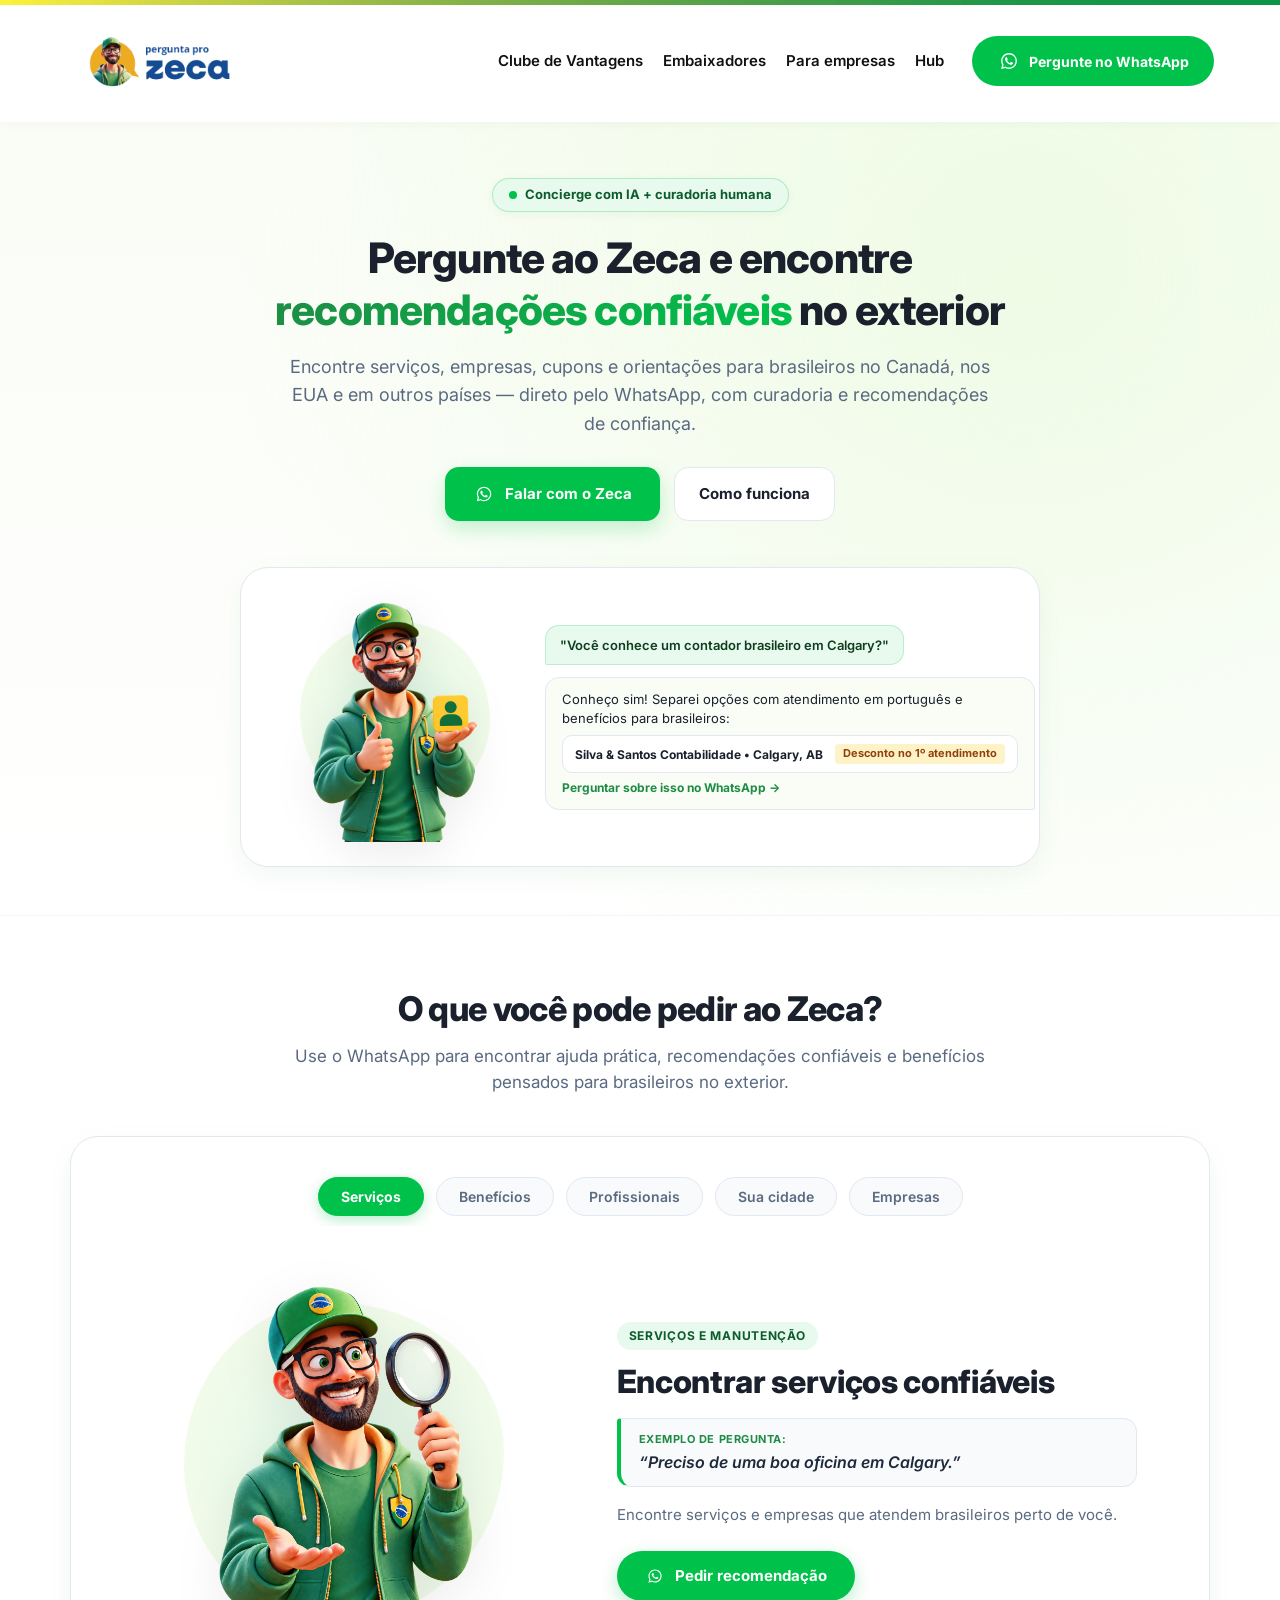
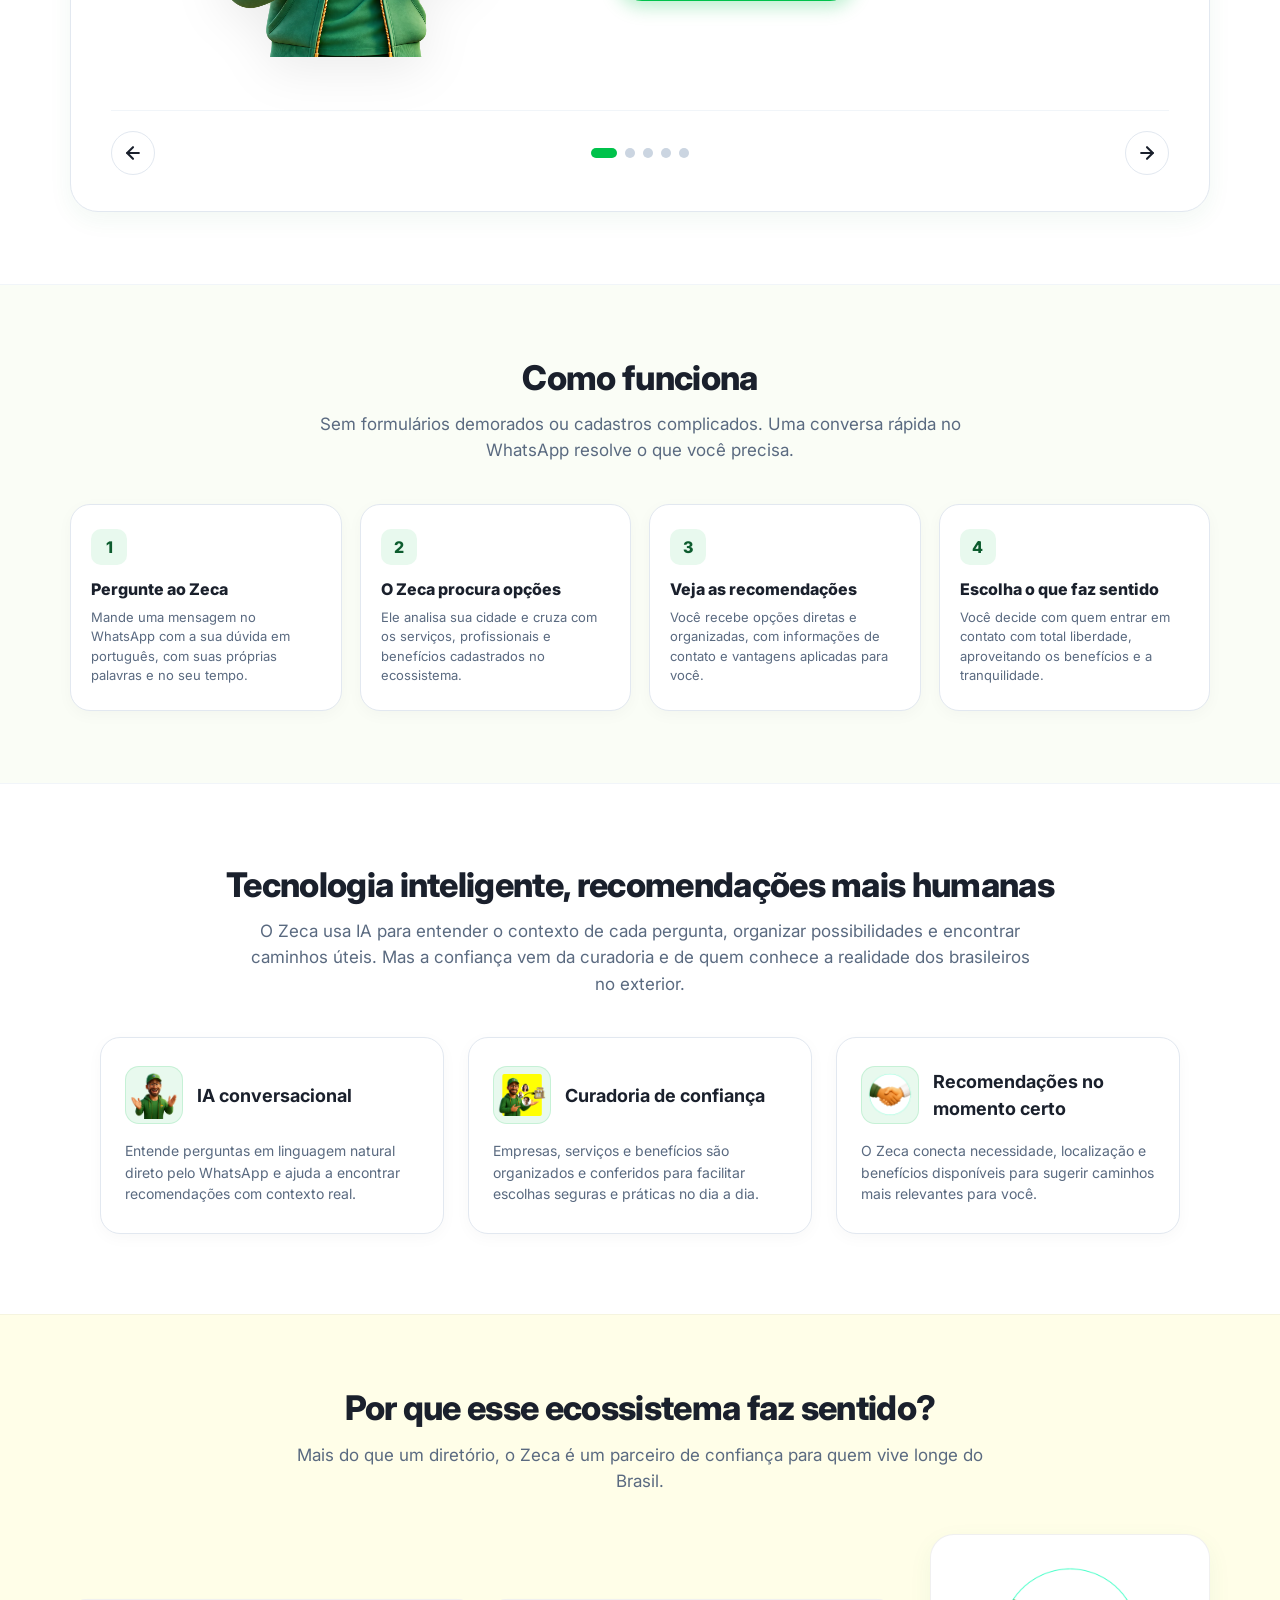
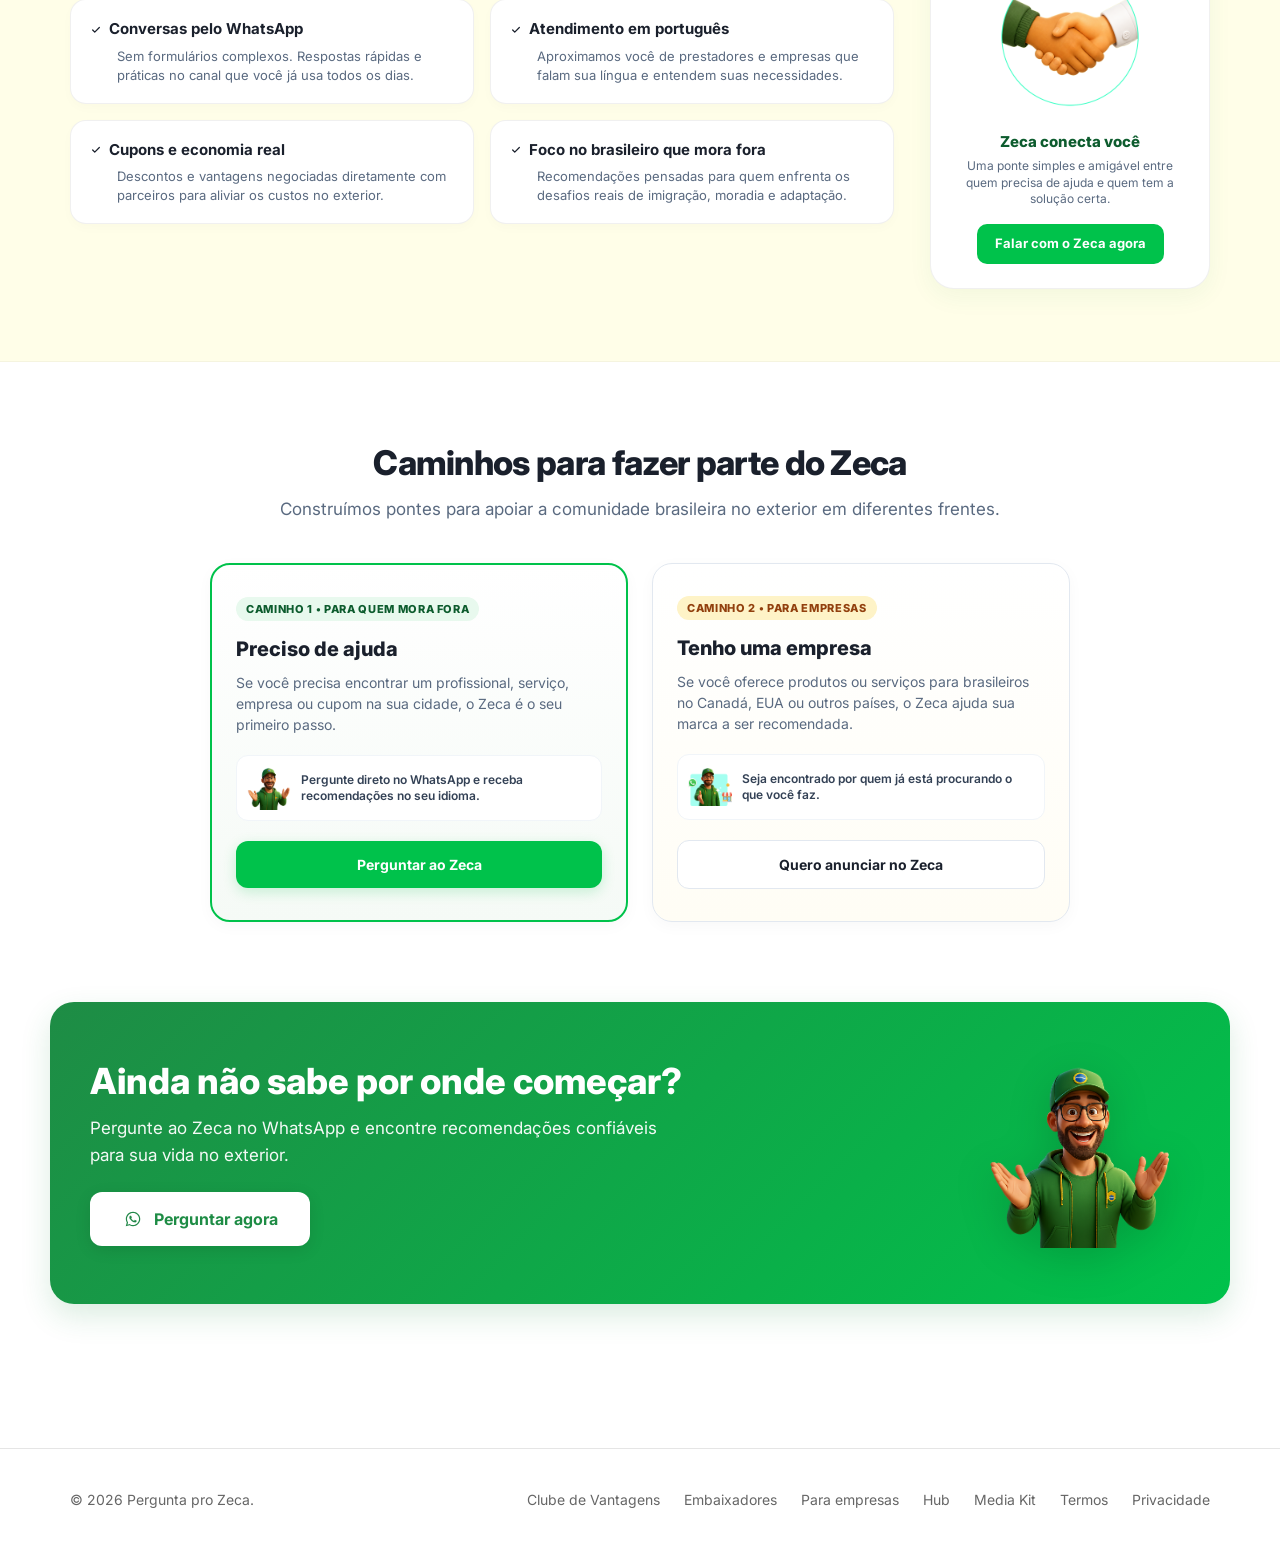
<file: home-zeca-personagem.html>
<!DOCTYPE html>
<html lang="pt-BR">
<head>
  <meta charset="UTF-8">
  <meta name="viewport" content="width=device-width, initial-scale=1.0">
  <title>Pergunta Pro Zeca | Recomendações confiáveis para brasileiros no exterior</title>
  <meta name="description" content="Pergunte ao Zeca e encontre serviços, empresas, cupons e orientações para brasileiros no Canadá, nos EUA e em outros países — direto pelo WhatsApp.">
  <link rel="stylesheet" href="styles/main.css">
  <link rel="stylesheet" href="styles/components.css">
  <link rel="shortcut icon" href="icones/zecafavicon.ico" type="image/x-icon">

  <style>
    /* ==========================================================================
       ESTILOS DA VARIAÇÃO HOME ZECA PERSONAGEM (REFINADA)
       Identidade: Alegre, leve, amigável, brasileira, sem áreas escuras
       ========================================================================== */

    :root {
      --zeca-green: #00C24B;
      --zeca-green-hover: #00a33e;
      --zeca-green-dark: #1E8C45;
      --zeca-green-deep: #0D5C2E;
      --zeca-green-soft: #E8F9EE;
      --zeca-green-subtle: #FAFDF6;
      --zeca-yellow-warm: #FFFEE0;
      --zeca-lime: #C5E937;
      --zeca-dark: #1A202C;
      --zeca-muted: #5A6A80;
      --zeca-border: #E2E8F0;
      --zeca-border-light: #F1F5F9;
      --zeca-white: #FFFFFF;
      --zeca-radius-pill: 50px;
      --zeca-radius-card: 20px;
      --zeca-radius-lg: 28px;
      --zeca-shadow-sm: 0 4px 16px rgba(0, 0, 0, 0.03);
      --zeca-shadow-card: 0 8px 24px rgba(30, 140, 69, 0.06);
      --zeca-shadow-hover: 0 14px 32px rgba(30, 140, 69, 0.12);
    }

    html, body {
      background-color: var(--zeca-white);
      color: var(--zeca-dark);
      font-family: var(--font-main);
      overflow-x: hidden;
      max-width: 100%;
      margin: 0;
      padding: 0;
    }

    /* Container Global Responsivo e Seguro */
    .container {
      width: 100%;
      max-width: 1180px;
      margin: 0 auto;
      padding: 0 20px;
      box-sizing: border-box;
    }

    @media (max-width: 768px) {
      .container {
        padding: 0 16px;
      }
    }

    /* Correção do Header Mobile no Breakpoint 390px */
    .site-header {
      background-color: var(--zeca-white);
      position: sticky;
      top: 0;
      z-index: 100;
      box-shadow: 0 2px 10px rgba(0, 0, 0, 0.03);
      width: 100%;
      box-sizing: border-box;
    }

    .site-header .container {
      display: flex;
      justify-content: space-between;
      align-items: center;
      width: 100%;
      box-sizing: border-box;
      padding: 0 16px;
    }

    .header-mobile-actions {
      display: flex;
      align-items: center;
      gap: 10px;
      flex-shrink: 0;
      margin-left: auto;
    }

    /* Tipografia de Seções da Home Oficial */
    .home-section-title {
      font-size: clamp(24px, 3.2vw, 34px);
      font-weight: 800;
      color: var(--zeca-dark);
      text-align: center;
      margin-bottom: 12px;
      letter-spacing: -0.02em;
      line-height: 1.25;
    }

    .home-section-subtitle {
      font-size: clamp(15px, 1.8vw, 17px);
      color: var(--zeca-muted);
      text-align: center;
      max-width: 720px;
      margin: 0 auto 40px auto;
      line-height: 1.55;
    }

    /* ==========================================================================
       1. HERO SECTION COM PROTAGONISMO DO ZECA
       ========================================================================== */
    .home-hero-refined {
      padding: 56px 0 48px 0;
      background: radial-gradient(circle at 80% 20%, rgba(226, 249, 211, 0.5) 0%, rgba(255, 255, 255, 0) 65%),
                  linear-gradient(180deg, #FAFDF6 0%, #FFFFFF 100%);
      border-bottom: 1px solid var(--zeca-border-light);
    }

    .hero-content-wrap {
      display: flex;
      flex-direction: column;
      align-items: center;
      text-align: center;
      max-width: 860px;
      margin: 0 auto;
    }

    /* Badge oficial com SVG em vez de emoji */
    .hero-badge-ai-refined {
      display: inline-flex;
      align-items: center;
      gap: 8px;
      font-size: 13px;
      font-weight: 700;
      color: var(--zeca-green-deep);
      background-color: var(--zeca-green-soft);
      border: 1px solid rgba(0, 194, 75, 0.25);
      padding: 6px 16px;
      border-radius: var(--zeca-radius-pill);
      margin-bottom: 20px;
      box-shadow: 0 2px 8px rgba(30, 140, 69, 0.06);
    }

    .hero-badge-pulse {
      width: 8px;
      height: 8px;
      border-radius: 50%;
      background-color: var(--zeca-green);
      display: inline-block;
      box-shadow: 0 0 0 0 rgba(0, 194, 75, 0.6);
      animation: zecaPulse 2s infinite;
    }

    @keyframes zecaPulse {
      0% { box-shadow: 0 0 0 0 rgba(0, 194, 75, 0.6); }
      70% { box-shadow: 0 0 0 8px rgba(0, 194, 75, 0); }
      100% { box-shadow: 0 0 0 0 rgba(0, 194, 75, 0); }
    }

    @media (max-width: 768px) {
      .header-right-area {
        gap: 0 !important;
      }
    }

    /* Título com quebra suave e sem encostar nas margens no 390px */
    .home-hero-refined h1 {
      font-size: clamp(23px, 5vw, 42px);
      font-weight: 800;
      margin-bottom: 16px;
      letter-spacing: -0.02em;
      line-height: 1.25;
      color: var(--zeca-dark);
      max-width: 840px;
      word-break: normal;
      overflow-wrap: break-word;
      padding: 0 8px;
      box-sizing: border-box;
    }

    .home-hero-refined h1 span {
      background: linear-gradient(135deg, #1E8C45 0%, #00C24B 100%);
      -webkit-background-clip: text;
      -webkit-text-fill-color: transparent;
    }

    .home-hero-refined p.hero-desc {
      color: var(--zeca-muted);
      font-size: clamp(16px, 2vw, 18px);
      margin-bottom: 28px;
      max-width: 700px;
      line-height: 1.6;
    }

    /* CTAs do Hero */
    .hero-ctas-row {
      display: flex;
      gap: 14px;
      margin-bottom: 36px;
      flex-wrap: wrap;
      justify-content: center;
      width: 100%;
    }

    .btn-hero-wa {
      background-color: var(--zeca-green);
      color: var(--zeca-white);
      padding: 15px 28px;
      border-radius: 14px;
      font-weight: 700;
      font-size: 15px;
      transition: background-color var(--transition-fast), transform var(--transition-fast);
      display: inline-flex;
      align-items: center;
      gap: 10px;
      box-shadow: 0 8px 20px rgba(0, 194, 75, 0.22);
      text-decoration: none;
      min-height: 48px;
    }

    .btn-hero-wa:hover {
      background-color: var(--zeca-green-hover);
      transform: translateY(-2px);
    }

    .btn-hero-how {
      background-color: var(--zeca-white);
      color: var(--zeca-dark);
      padding: 15px 24px;
      border-radius: 14px;
      font-weight: 700;
      font-size: 15px;
      border: 1px solid var(--zeca-border);
      transition: background-color var(--transition-fast), transform var(--transition-fast);
      display: inline-flex;
      align-items: center;
      gap: 8px;
      text-decoration: none;
      min-height: 48px;
    }

    .btn-hero-how:hover {
      background-color: var(--zeca-green-subtle);
      border-color: #CBD5E1;
      transform: translateY(-1px);
    }

    /* Vitrine Visual Integrada do Zeca e Diálogo no Hero */
    .hero-zeca-showcase {
      width: 100%;
      max-width: 800px;
      background: var(--zeca-white);
      border: 1px solid var(--zeca-border);
      border-radius: var(--zeca-radius-lg);
      padding: 24px 28px;
      box-shadow: var(--zeca-shadow-card);
      display: grid;
      grid-template-columns: 34% 66%;
      gap: 24px;
      align-items: center;
      text-align: left;
      margin-top: 10px;
      box-sizing: border-box;
    }

    .hero-zeca-visual {
      position: relative;
      display: flex;
      align-items: center;
      justify-content: center;
      height: 250px;
      width: 100%;
      overflow: visible;
    }

    .hero-zeca-backdrop {
      position: absolute;
      width: 190px;
      height: 190px;
      border-radius: 50% 46% 54% 46% / 48% 52% 48% 52%;
      background: radial-gradient(circle, rgba(0, 194, 75, 0.13) 0%, rgba(197, 233, 55, 0.10) 100%);
      z-index: 1;
    }

    .hero-zeca-img {
      position: relative;
      z-index: 2;
      height: 250px;
      max-width: 100%;
      object-fit: contain;
      object-position: center bottom;
      filter: drop-shadow(0 10px 20px rgba(0, 0, 0, 0.08));
      user-select: none;
      pointer-events: none;
    }

    .hero-zeca-chat-dialog {
      display: flex;
      flex-direction: column;
      gap: 12px;
    }

    .hero-chat-bubble-user {
      align-self: flex-start;
      background: #E8F9EE;
      color: #0E3E1E;
      border: 1px solid rgba(0, 194, 75, 0.2);
      border-radius: 14px 14px 14px 2px;
      padding: 10px 14px;
      font-size: 13px;
      font-weight: 600;
      line-height: 1.4;
    }

    .hero-chat-bubble-zeca {
      background: #FAFDF6;
      border: 1px solid var(--zeca-border);
      border-radius: 14px 14px 2px 14px;
      padding: 12px 16px;
      font-size: 13px;
      line-height: 1.45;
      color: var(--zeca-dark);
    }

    .hero-chat-rec-chip {
      background: var(--zeca-white);
      border: 1px solid var(--zeca-border);
      border-radius: 10px;
      padding: 8px 12px;
      margin-top: 8px;
      display: flex;
      justify-content: space-between;
      align-items: center;
      gap: 10px;
    }

    .hero-chat-rec-title {
      font-size: 12px;
      font-weight: 700;
      color: var(--zeca-dark);
    }

    .hero-chat-rec-tag {
      font-size: 11px;
      font-weight: 700;
      color: #92400E;
      background: #FEF3C7;
      padding: 2px 8px;
      border-radius: 4px;
      white-space: nowrap;
    }

    .hero-chat-cta-link {
      display: inline-flex;
      align-items: center;
      gap: 6px;
      font-size: 12px;
      font-weight: 700;
      color: var(--zeca-green-dark);
      text-decoration: none;
      margin-top: 6px;
    }

    /* ==========================================================================
       2. O QUE VOCÊ PODE PEDIR AO ZECA? (SHOWCASE / SLIDESHOW DO ZECA)
       Zeca protagonista visual em destaque: 40-45% imagem, 55-60% conteúdo
       ========================================================================== */
    .practical-examples-section {
      padding: 72px 0;
      background-color: var(--zeca-white);
    }

    .zeca-showcase-container {
      margin-top: 36px;
      background: #FFFFFF;
      border: 1px solid var(--zeca-border);
      border-radius: var(--zeca-radius-lg);
      padding: 36px 40px;
      box-shadow: var(--zeca-shadow-card);
      position: relative;
    }

    /* Abas Superiores de Categoria */
    .zeca-showcase-tabs {
      display: flex;
      align-items: center;
      justify-content: center;
      gap: 12px;
      margin-bottom: 36px;
      overflow-x: auto;
      padding: 4px 4px 10px 4px;
      scrollbar-width: none;
      -webkit-overflow-scrolling: touch;
    }

    .zeca-showcase-tabs::-webkit-scrollbar {
      display: none;
    }

    .zeca-tab-btn {
      background: #F8FAFC;
      border: 1px solid var(--zeca-border);
      border-radius: var(--zeca-radius-pill);
      padding: 10px 22px;
      font-size: 14px;
      font-weight: 600;
      color: var(--zeca-muted);
      cursor: pointer;
      white-space: nowrap;
      transition: all var(--transition-fast);
      display: inline-flex;
      align-items: center;
      justify-content: center;
      outline: none;
    }

    .zeca-tab-btn:hover {
      border-color: var(--zeca-green);
      color: var(--zeca-dark);
      background: #F1F5F9;
    }

    .zeca-tab-btn:focus-visible {
      outline: 2px solid var(--zeca-green);
      outline-offset: 2px;
    }

    .zeca-tab-btn.active {
      background: var(--zeca-green);
      color: #FFFFFF;
      border-color: var(--zeca-green);
      box-shadow: 0 4px 14px rgba(0, 194, 75, 0.28);
      font-weight: 700;
    }

    /* Palco dos Slides */
    .zeca-showcase-stage {
      position: relative;
      min-height: 420px;
    }

    .zeca-showcase-slide {
      display: none;
      opacity: 0;
      transform: translateY(6px);
      transition: opacity 0.35s ease, transform 0.35s ease;
    }

    .zeca-showcase-slide.active {
      display: grid;
      grid-template-columns: 44% 56%;
      align-items: center;
      gap: 40px;
      opacity: 1;
      transform: translateY(0);
    }

    /* Coluna Visual do Zeca */
    .zeca-visual-col {
      position: relative;
      display: flex;
      align-items: center;
      justify-content: center;
      min-height: 400px;
      width: 100%;
    }

    .zeca-shape-backdrop {
      position: absolute;
      width: 320px;
      height: 320px;
      border-radius: 46% 54% 52% 48% / 51% 47% 53% 49%;
      background: radial-gradient(circle, rgba(0, 194, 75, 0.12) 0%, rgba(197, 233, 55, 0.10) 100%);
      z-index: 1;
      transition: transform 0.4s ease;
    }

    .zeca-showcase-slide.active:hover .zeca-shape-backdrop {
      transform: scale(1.04);
    }

    .zeca-character-img {
      position: relative;
      z-index: 2;
      width: auto;
      max-width: 100%;
      height: 390px;
      object-fit: contain;
      filter: drop-shadow(0 12px 24px rgba(0, 0, 0, 0.08));
      user-select: none;
      pointer-events: none;
    }

    /* Coluna de Conteúdo */
    .zeca-content-col {
      display: flex;
      flex-direction: column;
      align-items: flex-start;
      text-align: left;
      z-index: 2;
    }

    .zeca-content-category-tag {
      display: inline-block;
      font-size: 12px;
      font-weight: 700;
      text-transform: uppercase;
      letter-spacing: 0.06em;
      color: var(--zeca-green-deep);
      background: var(--zeca-green-soft);
      padding: 5px 12px;
      border-radius: var(--zeca-radius-pill);
      margin-bottom: 12px;
    }

    .zeca-content-title {
      font-size: clamp(24px, 2.5vw, 32px);
      font-weight: 800;
      color: var(--zeca-dark);
      line-height: 1.25;
      margin: 0 0 16px 0;
      letter-spacing: -0.01em;
    }

    .zeca-content-example-box {
      background: #F8FAFC;
      border: 1px solid var(--zeca-border);
      border-left: 4px solid var(--zeca-green);
      border-radius: 4px 14px 14px 14px;
      padding: 12px 18px;
      margin-bottom: 16px;
      width: 100%;
      max-width: 520px;
      box-sizing: border-box;
    }

    .zeca-example-label {
      font-size: 11px;
      font-weight: 700;
      text-transform: uppercase;
      letter-spacing: 0.05em;
      color: var(--zeca-green-dark);
      margin-bottom: 4px;
    }

    .zeca-example-text {
      font-size: 16px;
      font-weight: 600;
      color: #1E293B;
      font-style: italic;
      margin: 0;
      line-height: 1.4;
    }

    .zeca-content-description {
      font-size: 15px;
      color: var(--zeca-muted);
      line-height: 1.6;
      margin: 0 0 24px 0;
      max-width: 500px;
    }

    .zeca-content-cta {
      display: inline-flex;
      align-items: center;
      gap: 10px;
      background-color: var(--zeca-green);
      color: #FFFFFF;
      font-size: 15px;
      font-weight: 700;
      padding: 14px 28px;
      border-radius: var(--zeca-radius-pill);
      text-decoration: none;
      transition: all var(--transition-fast);
      box-shadow: 0 6px 18px rgba(0, 194, 75, 0.28);
    }

    .zeca-content-cta:hover {
      background-color: var(--zeca-green-hover);
      transform: translateY(-2px);
      box-shadow: 0 8px 22px rgba(0, 194, 75, 0.35);
    }

    /* Barra Inferior com Controles */
    .zeca-showcase-bottom-bar {
      display: flex;
      align-items: center;
      justify-content: space-between;
      margin-top: 28px;
      padding-top: 20px;
      border-top: 1px solid var(--zeca-border-light);
    }

    .zeca-nav-arrow-btn {
      width: 44px;
      height: 44px;
      border-radius: 50%;
      border: 1px solid var(--zeca-border);
      background: #FFFFFF;
      color: var(--zeca-dark);
      display: inline-flex;
      align-items: center;
      justify-content: center;
      cursor: pointer;
      transition: all var(--transition-fast);
      outline: none;
    }

    .zeca-nav-arrow-btn:hover {
      border-color: var(--zeca-green);
      color: var(--zeca-green);
      background: var(--zeca-green-soft);
      transform: scale(1.05);
    }

    .zeca-nav-arrow-btn:focus-visible {
      outline: 2px solid var(--zeca-green);
      outline-offset: 2px;
    }

    .zeca-nav-dots {
      display: flex;
      align-items: center;
      gap: 8px;
    }

    .zeca-nav-dot {
      width: 10px;
      height: 10px;
      border-radius: 50%;
      background: #CBD5E1;
      border: none;
      cursor: pointer;
      padding: 0;
      transition: all var(--transition-fast);
      outline: none;
    }

    .zeca-nav-dot:hover {
      background: #94A3B8;
    }

    .zeca-nav-dot:focus-visible {
      outline: 2px solid var(--zeca-green);
      outline-offset: 2px;
    }

    .zeca-nav-dot.active {
      background: var(--zeca-green);
      width: 26px;
      border-radius: 10px;
    }

    /* Responsividade do Showcase */
    @media (max-width: 900px) {
      .zeca-showcase-slide.active {
        grid-template-columns: 48% 52%;
        gap: 28px;
      }

      .zeca-character-img {
        height: 320px;
      }

      .zeca-shape-backdrop {
        width: 260px;
        height: 260px;
      }
    }

    @media (max-width: 768px) {
      .practical-examples-section {
        padding: 56px 0;
      }

      .zeca-showcase-container {
        padding: 20px 16px;
        border-radius: var(--zeca-radius-card);
        margin-top: 24px;
      }

      .zeca-showcase-tabs {
        justify-content: flex-start;
        margin-bottom: 20px;
        gap: 8px;
      }

      .zeca-tab-btn {
        padding: 8px 16px;
        font-size: 13px;
      }

      .zeca-showcase-stage {
        min-height: auto;
      }

      .zeca-showcase-slide.active {
        display: flex;
        flex-direction: column;
        align-items: center;
        gap: 20px;
      }

      .zeca-visual-col {
        min-height: auto;
        height: 250px;
      }

      .zeca-shape-backdrop {
        width: 210px;
        height: 210px;
      }

      .zeca-character-img {
        height: 240px;
      }

      .zeca-content-col {
        align-items: center;
        text-align: center;
        width: 100%;
      }

      .zeca-content-category-tag {
        margin-bottom: 8px;
      }

      .zeca-content-title {
        font-size: 22px;
        margin-bottom: 12px;
      }

      .zeca-content-example-box {
        text-align: left;
        max-width: 100%;
        margin-bottom: 14px;
      }

      .zeca-content-description {
        font-size: 14px;
        margin-bottom: 20px;
      }

      .zeca-content-cta {
        width: 100%;
        justify-content: center;
        padding: 13px 20px;
        box-sizing: border-box;
      }

      .zeca-showcase-bottom-bar {
        margin-top: 20px;
        padding-top: 16px;
      }
    }

    @media (prefers-reduced-motion: reduce) {
      .zeca-showcase-slide {
        transition: none !important;
      }
      .zeca-shape-backdrop {
        transition: none !important;
      }
    }

    /* ==========================================================================
       3. COMO FUNCIONA (4 ETAPAS SIMPLES E OBJETIVAS)
       ========================================================================== */
    .how-it-works-refined {
      padding: 72px 0;
      background-color: var(--zeca-green-subtle);
      border-top: 1px solid var(--zeca-border-light);
      border-bottom: 1px solid var(--zeca-border-light);
    }

    .steps-clean-grid {
      display: grid;
      grid-template-columns: repeat(4, 1fr);
      gap: 18px;
      margin-top: 40px;
    }

    .step-clean-card {
      background: var(--zeca-white);
      border: 1px solid var(--zeca-border);
      border-radius: var(--zeca-radius-card);
      padding: 24px 20px;
      display: flex;
      flex-direction: column;
      box-shadow: var(--zeca-shadow-sm);
      text-align: left;
    }

    .step-number-badge {
      width: 36px;
      height: 36px;
      border-radius: 10px;
      background: var(--zeca-green-soft);
      color: var(--zeca-green-deep);
      font-size: 16px;
      font-weight: 800;
      display: flex;
      align-items: center;
      justify-content: center;
      margin-bottom: 14px;
    }

    .step-clean-card h3 {
      font-size: 16px;
      font-weight: 800;
      color: var(--zeca-dark);
      margin-bottom: 8px;
      line-height: 1.3;
    }

    .step-clean-card p {
      font-size: 13px;
      color: var(--zeca-muted);
      line-height: 1.5;
      margin: 0;
    }

    /* ==========================================================================
       4. TECNOLOGIA INTELIGENTE, RECOMENDAÇÕES MAIS HUMANAS
       ========================================================================== */
    .ai-tech-section-refined {
      padding: 80px 0;
      background-color: var(--zeca-white);
      text-align: center;
    }

    .tech-grid-refined {
      display: grid;
      grid-template-columns: repeat(auto-fit, minmax(280px, 1fr));
      gap: 24px;
      max-width: 1080px;
      margin: 40px auto 0 auto;
    }

    .tech-card-refined {
      background: var(--zeca-white);
      padding: 28px 24px;
      border-radius: var(--zeca-radius-card);
      box-shadow: var(--zeca-shadow-sm);
      border: 1px solid var(--zeca-border);
      text-align: left;
      transition: all var(--transition-fast);
      display: flex;
      flex-direction: column;
    }

    .tech-card-refined:hover {
      border-color: var(--zeca-green);
      transform: translateY(-2px);
      box-shadow: var(--zeca-shadow-hover);
    }

    .tech-card-zeca-header {
      display: flex;
      align-items: center;
      gap: 14px;
      margin-bottom: 16px;
    }

    .tech-card-zeca-avatar {
      width: 58px;
      height: 58px;
      border-radius: 14px;
      background: var(--zeca-green-soft);
      border: 1px solid rgba(0, 194, 75, 0.15);
      display: flex;
      align-items: center;
      justify-content: center;
      padding: 4px;
      flex-shrink: 0;
    }

    .tech-card-zeca-avatar img {
      width: 100%;
      height: 100%;
      object-fit: contain;
    }

    .tech-card-refined h3 {
      font-size: 18px;
      font-weight: 700;
      color: var(--zeca-dark);
      margin: 0;
    }

    .tech-card-refined p {
      font-size: 14px;
      color: var(--zeca-muted);
      line-height: 1.55;
      margin: 0;
    }

    /* ==========================================================================
       5. DIFERENCIAIS / ECOSSISTEMA (SEM FUNDO PRETO! 100% CLARO E ACOLHEDOR)
       ========================================================================== */
    .ecosystem-benefits-refined {
      padding: 72px 0;
      background-color: #FFFEE8; /* Amarelo-creme claro oficial acolhedor */
      border-top: 1px solid rgba(0, 0, 0, 0.04);
      border-bottom: 1px solid rgba(0, 0, 0, 0.04);
    }

    .ecosystem-benefits-inner {
      display: grid;
      grid-template-columns: 1fr 280px;
      gap: 36px;
      align-items: center;
    }

    .benefits-cards-columns {
      display: grid;
      grid-template-columns: repeat(2, 1fr);
      gap: 16px;
    }

    .benefit-item-clean {
      background: var(--zeca-white);
      border: 1px solid rgba(0, 0, 0, 0.06);
      border-radius: 16px;
      padding: 18px 20px;
      box-shadow: 0 4px 12px rgba(0, 0, 0, 0.02);
      display: flex;
      flex-direction: column;
      gap: 6px;
    }

    .benefit-item-clean h4 {
      font-size: 15px;
      font-weight: 700;
      color: var(--zeca-dark);
      display: flex;
      align-items: center;
      gap: 8px;
      margin: 0;
    }

    .benefit-item-dot {
      width: 18px;
      height: 18px;
      border-radius: 50%;
      background: #E8F9EE;
      color: var(--zeca-green-dark);
      font-size: 11px;
      font-weight: 800;
      display: flex;
      align-items: center;
      justify-content: center;
      flex-shrink: 0;
    }

    .benefit-item-clean p {
      font-size: 13px;
      color: var(--zeca-muted);
      line-height: 1.45;
      margin: 0;
      padding-left: 26px;
    }

    .ecosystem-bridge-zeca {
      display: flex;
      flex-direction: column;
      align-items: center;
      text-align: center;
      background: var(--zeca-white);
      border: 1px solid rgba(0, 0, 0, 0.06);
      border-radius: 24px;
      padding: 24px 20px;
      box-shadow: var(--zeca-shadow-card);
    }

    .ecosystem-bridge-zeca img {
      width: 160px;
      height: 160px;
      object-fit: contain;
      margin-bottom: 12px;
    }

    .ecosystem-bridge-zeca h4 {
      font-size: 15px;
      font-weight: 800;
      color: var(--zeca-green-deep);
      margin-bottom: 4px;
    }

    .ecosystem-bridge-zeca p {
      font-size: 12px;
      color: var(--zeca-muted);
      line-height: 1.4;
      margin-bottom: 16px;
    }

    .btn-bridge-wa {
      background-color: var(--zeca-green);
      color: var(--zeca-white);
      padding: 10px 18px;
      border-radius: 10px;
      font-size: 13px;
      font-weight: 700;
      text-decoration: none;
      display: inline-flex;
      align-items: center;
      gap: 6px;
      transition: background-color var(--transition-fast);
    }

    .btn-bridge-wa:hover {
      background-color: var(--zeca-green-hover);
    }

    /* ==========================================================================
       6. ECOSSISTEMA EM EXPANSÃO (3 CAMINHOS CLAROS: USUÁRIO, EMPRESA E V2)
       ========================================================================== */
    .three-paths-section {
      padding: 80px 0;
      background-color: var(--zeca-white);
    }

    .three-paths-grid {
      display: grid;
      grid-template-columns: repeat(2, 1fr);
      max-width: 860px;
      margin: 40px auto 0 auto;
      gap: 24px;
      align-items: stretch;
    }

    .path-card-refined {
      background: var(--zeca-white);
      border: 1px solid var(--zeca-border);
      border-radius: var(--zeca-radius-card);
      padding: 32px 24px;
      display: flex;
      flex-direction: column;
      position: relative;
      box-shadow: var(--zeca-shadow-sm);
      transition: transform var(--transition-fast), border-color var(--transition-fast);
    }

    .path-card-refined:hover {
      transform: translateY(-3px);
      box-shadow: var(--zeca-shadow-hover);
    }

    /* Caminho 1: Destaque Principal */
    .path-card-refined.primary-path {
      background: linear-gradient(180deg, #FFFFFF 0%, #F5FAF6 100%);
      border: 2px solid var(--zeca-green);
    }

    .path-card-refined.business-path {
      background: linear-gradient(180deg, #FFFFFF 0%, #FFFDF5 100%);
      border: 1px solid #E2E8F0;
    }

    .path-card-refined.creator-path {
      background: #F8FAFC;
      border: 1px dashed #CBD5E1;
      opacity: 0.92;
    }

    .path-card-top-tag {
      font-size: 11px;
      font-weight: 800;
      text-transform: uppercase;
      letter-spacing: 0.06em;
      padding: 4px 10px;
      border-radius: var(--zeca-radius-pill);
      margin-bottom: 16px;
      display: inline-block;
      width: fit-content;
    }

    .tag-primary {
      background: #E8F9EE;
      color: #0D5C2E;
    }

    .tag-business {
      background: #FEF3C7;
      color: #92400E;
    }

    .tag-v2 {
      background: #E2E8F0;
      color: #475569;
    }

    .path-card-refined h3 {
      font-size: 20px;
      font-weight: 800;
      color: var(--zeca-dark);
      margin-bottom: 10px;
      line-height: 1.25;
    }

    .path-card-refined p {
      font-size: 14px;
      color: var(--zeca-muted);
      line-height: 1.5;
      margin-bottom: 20px;
      flex-grow: 1;
    }

    .path-card-zeca-snippet {
      display: flex;
      align-items: center;
      gap: 10px;
      margin-bottom: 20px;
      padding: 10px;
      background: var(--zeca-white);
      border: 1px solid var(--zeca-border-light);
      border-radius: 12px;
    }

    .path-card-zeca-snippet img {
      width: 44px;
      height: 44px;
      object-fit: contain;
      flex-shrink: 0;
    }

    .path-card-zeca-snippet span {
      font-size: 12px;
      font-weight: 600;
      color: #334155;
      line-height: 1.35;
    }

    .btn-path-action {
      padding: 13px 20px;
      font-size: 14px;
      font-weight: 700;
      border-radius: 12px;
      text-align: center;
      text-decoration: none;
      transition: all var(--transition-fast);
      display: block;
      margin-top: auto;
    }

    .btn-path-primary {
      background-color: var(--zeca-green);
      color: var(--zeca-white);
      box-shadow: 0 4px 14px rgba(0, 194, 75, 0.2);
    }

    .btn-path-primary:hover {
      background-color: var(--zeca-green-hover);
    }

    .btn-path-secondary {
      background-color: var(--zeca-white);
      color: var(--zeca-dark);
      border: 1px solid var(--zeca-border);
    }

    .btn-path-secondary:hover {
      background-color: #F8FAFC;
      border-color: #94A3B8;
    }

    .btn-path-v2 {
      background-color: transparent;
      color: #475569;
      border: 1px solid #CBD5E1;
      cursor: pointer;
    }

    .btn-path-v2:hover {
      background-color: #F1F5F9;
    }

    /* ==========================================================================
       7. BANNER FINAL OFICIAL ("AINDA NÃO SABE POR ONDE COMEÇAR?")
       ========================================================================== */
    .final-official-banner-wrap {
      padding: 0 0 64px 0;
    }

    .final-user-cta-section-refined {
      background: linear-gradient(135deg, #1E8C45 0%, #00C24B 100%);
      border-radius: 24px;
      padding: 56px 40px;
      color: var(--zeca-white);
      box-shadow: 0 12px 30px rgba(30, 140, 69, 0.16);
      display: grid;
      grid-template-columns: 1fr 220px;
      gap: 32px;
      align-items: center;
      text-align: left;
    }

    .final-cta-text h2 {
      font-size: clamp(26px, 3.5vw, 36px);
      font-weight: 800;
      margin-bottom: 12px;
      line-height: 1.2;
    }

    .final-cta-text p {
      font-size: clamp(15px, 1.8vw, 17px);
      opacity: 0.95;
      margin-bottom: 24px;
      line-height: 1.55;
      max-width: 600px;
    }

    .btn-final-cta-whatsapp-refined {
      background-color: var(--zeca-white);
      color: #1E8C45;
      padding: 15px 32px;
      border-radius: 12px;
      font-weight: 700;
      font-size: 16px;
      transition: all var(--transition-fast);
      display: inline-flex;
      align-items: center;
      gap: 10px;
      text-decoration: none;
      box-shadow: 0 4px 16px rgba(0, 0, 0, 0.1);
      width: fit-content;
    }

    .btn-final-cta-whatsapp-refined:hover {
      background-color: #F8FAFC;
      transform: translateY(-2px);
    }

    .final-cta-zeca-wrap {
      display: flex;
      justify-content: center;
      align-items: center;
    }

    .final-cta-zeca-img {
      max-width: 190px;
      height: auto;
      object-fit: contain;
      filter: drop-shadow(0 10px 20px rgba(0, 0, 0, 0.15));
    }

    /* ==========================================================================
       RESPONSIVIDADE E AJUSTES DE BREAKPOINTS
       Testado em: 390px, 430px, 768px, 1440px
       ========================================================================== */
    @media (max-width: 1024px) {
      .steps-clean-grid {
        grid-template-columns: repeat(2, 1fr);
      }

      .three-paths-grid {
        grid-template-columns: 1fr;
      }

      .ecosystem-benefits-inner {
        grid-template-columns: 1fr;
      }

      .ecosystem-bridge-zeca {
        order: -1;
      }
    }

    @media (max-width: 768px) {
      .home-hero-refined {
        padding: 40px 0 36px 0;
      }

      .hero-ctas-row {
        flex-direction: column;
        align-items: stretch;
      }

      .btn-hero-wa, .btn-hero-how {
        width: 100%;
        justify-content: center;
        box-sizing: border-box;
      }

      .hero-zeca-showcase {
        grid-template-columns: 1fr;
        padding: 20px 16px;
        gap: 16px;
      }

      .hero-zeca-visual {
        height: 200px;
        width: 100%;
        display: flex;
        justify-content: center;
        align-items: center;
      }

      .hero-zeca-backdrop {
        width: 160px;
        height: 160px;
      }

      .hero-zeca-img {
        height: 200px;
        max-width: 65%;
      }

      .steps-clean-grid {
        grid-template-columns: 1fr;
        gap: 14px;
      }

      .benefits-cards-columns {
        grid-template-columns: 1fr;
      }

      .final-user-cta-section-refined {
        grid-template-columns: 1fr;
        padding: 40px 24px;
        text-align: center;
      }

      .btn-final-cta-whatsapp-refined {
        margin: 0 auto;
        width: 100%;
        justify-content: center;
        box-sizing: border-box;
      }

      .final-cta-zeca-wrap {
        order: -1;
      }

      .final-cta-zeca-img {
        max-width: 140px;
      }
    }

    @media (max-width: 430px) {
      .home-hero-refined h1 {
        font-size: 27px;
        line-height: 1.22;
      }

      .hero-chat-rec-chip {
        flex-direction: column;
        align-items: flex-start;
        gap: 4px;
      }
    }

    @media (max-width: 390px) {
      .home-hero-refined h1 {
        font-size: 25px;
      }

      .site-header .container {
        padding: 0 12px;
      }
    }
  </style>
</head>
<body>

  <!-- ==========================================================================
       HEADER OFICIAL (MANTIDO CONFORME A HOME OFICIAL)
       ========================================================================== -->
  <header class="site-header site-header--gradient">
    <div class="container">
      <a href="index.html" class="logo-container" id="header-logo-link">
        <img src="imagens/logo-perguntaprozeca.png" alt="Pergunta pro Zeca" class="logo-img">
      </a>
      <div class="header-right-area">
        <nav class="header-nav">
          <a href="clube-vantagens.html" class="header-nav-link">Clube de Vantagens</a>
          <a href="embaixadores.html" class="header-nav-link">Embaixadores</a>
          <a href="parceiros.html" class="header-nav-link">Para empresas</a>
          <a href="hub-influenciadores.html" class="header-nav-link">Hub</a>
        </nav>
        <a href="https://wa.me/5584992240770?text=Ol%C3%A1%2C%20Zeca!%20Quero%20encontrar%20recomenda%C3%A7%C3%B5es%20confi%C3%A1veis%20para%20brasileiros%20no%20exterior." target="_blank" class="btn btn-whatsapp header-wa-desktop" id="btn-whatsapp-header">
          <img src="icones/whatsapp.svg" alt="WhatsApp" style="width: 24px; height: 24px;">
          Pergunte no WhatsApp
        </a>
        <div class="header-mobile-actions">
          <a href="https://wa.me/5584992240770?text=Ol%C3%A1%2C%20Zeca!%20Quero%20encontrar%20recomenda%C3%A7%C3%B5es%20confi%C3%A1veis%20para%20brasileiros%20no%20exterior." target="_blank" class="btn-wa-compact" aria-label="WhatsApp Zeca">
            <img src="icones/whatsapp.svg" alt="WhatsApp">
          </a>
          <button type="button" class="btn-menu-toggle" id="btn-menu-toggle" aria-expanded="false" aria-controls="mobile-nav-drawer" aria-label="Abrir menu de navegação">
            <span class="hamburger-bar"></span>
            <span class="hamburger-bar"></span>
            <span class="hamburger-bar"></span>
          </button>
        </div>
      </div>
    </div>
  </header>

  <!-- Drawer de Navegação Mobile Oficial -->
  <div class="mobile-nav-backdrop" id="mobile-nav-backdrop"></div>
  <aside class="mobile-nav-drawer" id="mobile-nav-drawer" aria-label="Menu principal de navegação" aria-hidden="true">
    <div class="drawer-header">
      <a href="index.html" class="drawer-logo">
        <img src="imagens/logo-perguntaprozeca.png" alt="Pergunta pro Zeca" class="drawer-logo-img">
      </a>
      <button type="button" class="btn-drawer-close" id="btn-drawer-close" aria-label="Fechar menu">
        <svg width="24" height="24" viewBox="0 0 24 24" fill="none" stroke="currentColor" stroke-width="2.5" stroke-linecap="round" stroke-linejoin="round"><line x1="18" y1="6" x2="6" y2="18"></line><line x1="6" y1="6" x2="18" y2="18"></line></svg>
      </button>
    </div>
    <nav class="drawer-nav">
      <a href="clube-vantagens.html" class="drawer-nav-link">Clube de Vantagens</a>
      <a href="embaixadores.html" class="drawer-nav-link">Embaixadores</a>
      <a href="parceiros.html" class="drawer-nav-link">Para empresas</a>
      <a href="hub-influenciadores.html" class="drawer-nav-link">Hub</a>
    </nav>
    <div class="drawer-footer">
      <a href="https://wa.me/5584992240770?text=Ol%C3%A1%2C%20Zeca!%20Quero%20encontrar%20recomenda%C3%A7%C3%B5es%20confi%C3%A1veis%20para%20brasileiros%20no%20exterior." target="_blank" class="btn btn-whatsapp drawer-btn-wa">
        <img src="icones/whatsapp.svg" alt="WhatsApp" style="width: 24px; height: 24px;">
        Pergunte no WhatsApp
      </a>
    </div>
  </aside>

  <main>

    <!-- ==========================================================================
         1. HERO SECTION: BASE OFICIAL + MAIOR PROTAGONISMO DO ZECA
         ========================================================================== -->
    <section class="home-hero-refined">
      <div class="container">
        <div class="hero-content-wrap">
          
          <div class="hero-badge-ai-refined">
            <span class="hero-badge-pulse"></span>
            Concierge com IA + curadoria humana
          </div>

          <h1>Pergunte ao Zeca e encontre <span>recomendações confiáveis</span> no exterior</h1>

          <p class="hero-desc">Encontre serviços, empresas, cupons e orientações para brasileiros no Canadá, nos EUA e em outros países — direto pelo WhatsApp, com curadoria e recomendações de confiança.</p>

          <div class="hero-ctas-row">
            <a href="https://wa.me/5584992240770?text=Ol%C3%A1%2C%20Zeca!%20Quero%20encontrar%20recomenda%C3%A7%C3%B5es%20confi%C3%A1veis%20para%20brasileiros%20no%20exterior." target="_blank" class="btn-hero-wa" id="btn-hero-wa-main">
              <img src="icones/whatsapp.svg" alt="WhatsApp" style="width: 22px; height: 22px; filter: brightness(0) invert(1);">
              Falar com o Zeca
            </a>
            <a href="#como-funciona" class="btn-hero-how">
              Como funciona
            </a>
          </div>

          <!-- Demonstração Direta da Conversa com o Zeca (Protagonismo do Personagem) -->
          <div class="hero-zeca-showcase">
            <div class="hero-zeca-visual">
              <div class="hero-zeca-backdrop"></div>
              <img src="imagens/zeca/zeca-profissionais.png" alt="Zeca apresentando indicação de profissional" class="hero-zeca-img">
            </div>

            <div class="hero-zeca-chat-dialog">
              <div class="hero-chat-bubble-user">
                "Você conhece um contador brasileiro em Calgary?"
              </div>
              <div class="hero-chat-bubble-zeca">
                Conheço sim! Separei opções com atendimento em português e benefícios para brasileiros:
                <div class="hero-chat-rec-chip">
                  <span class="hero-chat-rec-title">Silva & Santos Contabilidade • Calgary, AB</span>
                  <span class="hero-chat-rec-tag">Desconto no 1º atendimento</span>
                </div>
                <a href="https://wa.me/5584992240770?text=Ol%C3%A1%2C%20Zeca!%20Preciso+de+um+contador+brasileiro+em+Calgary" target="_blank" class="hero-chat-cta-link">
                  Perguntar sobre isso no WhatsApp →
                </a>
              </div>
            </div>
          </div>

        </div>
      </div>
    </section>

    <!-- ==========================================================================
         2. O QUE VOCÊ PODE PEDIR AO ZECA? (SHOWCASE / SLIDESHOW DO ZECA)
         ========================================================================== -->
    <section class="practical-examples-section" id="o-que-pedir">
      <div class="container">
        <h2 class="home-section-title">O que você pode pedir ao Zeca?</h2>
        <p class="home-section-subtitle">Use o WhatsApp para encontrar ajuda prática, recomendações confiáveis e benefícios pensados para brasileiros no exterior.</p>

        <div class="zeca-showcase-container" id="zeca-showcase" role="region" aria-roledescription="carousel" aria-label="Showcase de situações de uso do Zeca">

          <!-- Abas de Categoria -->
          <nav class="zeca-showcase-tabs" role="tablist" aria-label="Categorias de ajuda do Zeca">
            <button class="zeca-tab-btn active" role="tab" id="zeca-tab-0" aria-selected="true" aria-controls="zeca-slide-0" data-slide-index="0" type="button">
              Serviços
            </button>
            <button class="zeca-tab-btn" role="tab" id="zeca-tab-1" aria-selected="false" aria-controls="zeca-slide-1" data-slide-index="1" type="button">
              Benefícios
            </button>
            <button class="zeca-tab-btn" role="tab" id="zeca-tab-2" aria-selected="false" aria-controls="zeca-slide-2" data-slide-index="2" type="button">
              Profissionais
            </button>
            <button class="zeca-tab-btn" role="tab" id="zeca-tab-3" aria-selected="false" aria-controls="zeca-slide-3" data-slide-index="3" type="button">
              Sua cidade
            </button>
            <button class="zeca-tab-btn" role="tab" id="zeca-tab-4" aria-selected="false" aria-controls="zeca-slide-4" data-slide-index="4" type="button">
              Empresas
            </button>
          </nav>

          <!-- Palco dos Slides -->
          <div class="zeca-showcase-stage" id="zeca-slides-stage">

            <!-- Slide 1: Serviços -->
            <article class="zeca-showcase-slide active" id="zeca-slide-0" role="tabpanel" aria-labelledby="zeca-tab-0" data-index="0">
              <div class="zeca-visual-col">
                <div class="zeca-shape-backdrop"></div>
                <img src="imagens/zeca/zeca-servicos.png" alt="Zeca indicando serviços confiáveis" class="zeca-character-img" loading="eager">
              </div>
              <div class="zeca-content-col">
                <span class="zeca-content-category-tag">Serviços e Manutenção</span>
                <h3 class="zeca-content-title">Encontrar serviços confiáveis</h3>
                <div class="zeca-content-example-box">
                  <div class="zeca-example-label">Exemplo de pergunta:</div>
                  <p class="zeca-example-text">“Preciso de uma boa oficina em Calgary.”</p>
                </div>
                <p class="zeca-content-description">Encontre serviços e empresas que atendem brasileiros perto de você.</p>
                <a href="https://wa.me/5584992240770?text=Preciso+de+uma+boa+oficina+em+Calgary" target="_blank" rel="noopener noreferrer" class="zeca-content-cta">
                  <img src="icones/whatsapp.svg" alt="" style="width: 20px; height: 20px; filter: brightness(0) invert(1);" aria-hidden="true">
                  <span>Pedir recomendação</span>
                </a>
              </div>
            </article>

            <!-- Slide 2: Benefícios -->
            <article class="zeca-showcase-slide" id="zeca-slide-1" role="tabpanel" aria-labelledby="zeca-tab-1" data-index="1" hidden>
              <div class="zeca-visual-col">
                <div class="zeca-shape-backdrop"></div>
                <img src="imagens/zeca/zeca-beneficios.png" alt="Zeca apresentando cupons e benefícios" class="zeca-character-img" loading="lazy">
              </div>
              <div class="zeca-content-col">
                <span class="zeca-content-category-tag">Cupons e Benefícios</span>
                <h3 class="zeca-content-title">Descobrir cupons e benefícios</h3>
                <div class="zeca-content-example-box">
                  <div class="zeca-example-label">Exemplo de pergunta:</div>
                  <p class="zeca-example-text">“Quais descontos estão disponíveis no Clube?”</p>
                </div>
                <p class="zeca-content-description">Descubra cupons e benefícios disponíveis no ecossistema do Zeca.</p>
                <a href="https://wa.me/5584992240770?text=Quais+cupons+e+beneficios+estao+disponiveis%3F" target="_blank" rel="noopener noreferrer" class="zeca-content-cta">
                  <img src="icones/whatsapp.svg" alt="" style="width: 20px; height: 20px; filter: brightness(0) invert(1);" aria-hidden="true">
                  <span>Ver benefícios</span>
                </a>
              </div>
            </article>

            <!-- Slide 3: Profissionais -->
            <article class="zeca-showcase-slide" id="zeca-slide-2" role="tabpanel" aria-labelledby="zeca-tab-2" data-index="2" hidden>
              <div class="zeca-visual-col">
                <div class="zeca-shape-backdrop"></div>
                <img src="imagens/zeca/zeca-profissionais.png" alt="Zeca indicando profissionais especializados" class="zeca-character-img" loading="lazy">
              </div>
              <div class="zeca-content-col">
                <span class="zeca-content-category-tag">Especialistas e Consultoria</span>
                <h3 class="zeca-content-title">Pedir indicação de profissionais</h3>
                <div class="zeca-content-example-box">
                  <div class="zeca-example-label">Exemplo de pergunta:</div>
                  <p class="zeca-example-text">“Busco um contador brasileiro em Toronto.”</p>
                </div>
                <p class="zeca-content-description">Encontre profissionais que entendem as necessidades de brasileiros no exterior.</p>
                <a href="https://wa.me/5584992240770?text=Busco+um+contador+brasileiro+em+Toronto" target="_blank" rel="noopener noreferrer" class="zeca-content-cta">
                  <img src="icones/whatsapp.svg" alt="" style="width: 20px; height: 20px; filter: brightness(0) invert(1);" aria-hidden="true">
                  <span>Encontrar profissional</span>
                </a>
              </div>
            </article>

            <!-- Slide 4: Sua cidade -->
            <article class="zeca-showcase-slide" id="zeca-slide-3" role="tabpanel" aria-labelledby="zeca-tab-3" data-index="3" hidden>
              <div class="zeca-visual-col">
                <div class="zeca-shape-backdrop"></div>
                <img src="imagens/zeca/zeca-cidade.png" alt="Zeca mostrando mapa e indicações da cidade" class="zeca-character-img" loading="lazy">
              </div>
              <div class="zeca-content-col">
                <span class="zeca-content-category-tag">Localização e Região</span>
                <h3 class="zeca-content-title">Encontrar ajuda na sua cidade</h3>
                <div class="zeca-content-example-box">
                  <div class="zeca-example-label">Exemplo de pergunta:</div>
                  <p class="zeca-example-text">“Onde encontro atendimento em português perto de mim?”</p>
                </div>
                <p class="zeca-content-description">Encontre serviços, empresas e informações úteis na região onde você vive.</p>
                <a href="https://wa.me/5584992240770?text=Onde+encontro+atendimento+em+portugues+perto+de+mim%3F" target="_blank" rel="noopener noreferrer" class="zeca-content-cta">
                  <img src="icones/whatsapp.svg" alt="" style="width: 20px; height: 20px; filter: brightness(0) invert(1);" aria-hidden="true">
                  <span>Explorar minha região</span>
                </a>
              </div>
            </article>

            <!-- Slide 5: Empresas -->
            <article class="zeca-showcase-slide" id="zeca-slide-4" role="tabpanel" aria-labelledby="zeca-tab-4" data-index="4" hidden>
              <div class="zeca-visual-col">
                <div class="zeca-shape-backdrop"></div>
                <img src="imagens/zeca/zeca-empresas.png" alt="Zeca apresentando empresas que atendem brasileiros" class="zeca-character-img" loading="lazy">
              </div>
              <div class="zeca-content-col">
                <span class="zeca-content-category-tag">Comércios e Parceiros</span>
                <h3 class="zeca-content-title">Encontrar empresas que atendem brasileiros</h3>
                <div class="zeca-content-example-box">
                  <div class="zeca-example-label">Exemplo de pergunta:</div>
                  <p class="zeca-example-text">“Quais empresas locais atendem brasileiros?”</p>
                </div>
                <p class="zeca-content-description">Descubra empresas e estabelecimentos que podem atender às suas necessidades.</p>
                <a href="https://wa.me/5584992240770?text=Quero+conhecer+empresas+que+atendem+brasileiros" target="_blank" rel="noopener noreferrer" class="zeca-content-cta">
                  <img src="icones/whatsapp.svg" alt="" style="width: 20px; height: 20px; filter: brightness(0) invert(1);" aria-hidden="true">
                  <span>Conhecer empresas</span>
                </a>
              </div>
            </article>

          </div>

          <!-- Barra Inferior com Controles -->
          <div class="zeca-showcase-bottom-bar">
            <button class="zeca-nav-arrow-btn" id="zeca-prev-btn" type="button" aria-label="Caso anterior" title="Caso anterior">
              <svg width="20" height="20" viewBox="0 0 24 24" fill="none" stroke="currentColor" stroke-width="2.5" stroke-linecap="round" stroke-linejoin="round" aria-hidden="true"><line x1="19" y1="12" x2="5" y2="12"></line><polyline points="12 19 5 12 12 5"></polyline></svg>
            </button>

            <div class="zeca-nav-dots" role="tablist" aria-label="Indicadores dos slides">
              <button class="zeca-nav-dot active" type="button" aria-label="Slide 1 de 5" data-slide-index="0"></button>
              <button class="zeca-nav-dot" type="button" aria-label="Slide 2 de 5" data-slide-index="1"></button>
              <button class="zeca-nav-dot" type="button" aria-label="Slide 3 de 5" data-slide-index="2"></button>
              <button class="zeca-nav-dot" type="button" aria-label="Slide 4 de 5" data-slide-index="3"></button>
              <button class="zeca-nav-dot" type="button" aria-label="Slide 5 de 5" data-slide-index="4"></button>
            </div>

            <button class="zeca-nav-arrow-btn" id="zeca-next-btn" type="button" aria-label="Próximo caso" title="Próximo caso">
              <svg width="20" height="20" viewBox="0 0 24 24" fill="none" stroke="currentColor" stroke-width="2.5" stroke-linecap="round" stroke-linejoin="round" aria-hidden="true"><line x1="5" y1="12" x2="19" y2="12"></line><polyline points="12 5 19 12 12 19"></polyline></svg>
            </button>
          </div>

        </div>
      </div>
    </section>

    <!-- ==========================================================================
       3. COMO FUNCIONA (4 PASSOS SIMPLES E DIRETOS)
       ========================================================================== -->
    <section class="how-it-works-refined" id="como-funciona">
      <div class="container">
        <h2 class="home-section-title">Como funciona</h2>
        <p class="home-section-subtitle">Sem formulários demorados ou cadastros complicados. Uma conversa rápida no WhatsApp resolve o que você precisa.</p>

        <div class="steps-clean-grid">
          
          <div class="step-clean-card">
            <div class="step-number-badge">1</div>
            <h3>Pergunte ao Zeca</h3>
            <p>Mande uma mensagem no WhatsApp com a sua dúvida em português, com suas próprias palavras e no seu tempo.</p>
          </div>

          <div class="step-clean-card">
            <div class="step-number-badge">2</div>
            <h3>O Zeca procura opções</h3>
            <p>Ele analisa sua cidade e cruza com os serviços, profissionais e benefícios cadastrados no ecossistema.</p>
          </div>

          <div class="step-clean-card">
            <div class="step-number-badge">3</div>
            <h3>Veja as recomendações</h3>
            <p>Você recebe opções diretas e organizadas, com informações de contato e vantagens aplicadas para você.</p>
          </div>

          <div class="step-clean-card">
            <div class="step-number-badge">4</div>
            <h3>Escolha o que faz sentido</h3>
            <p>Você decide com quem entrar em contato com total liberdade, aproveitando os benefícios e a tranquilidade.</p>
          </div>

        </div>
      </div>
    </section>

    <!-- ==========================================================================
       4. TECNOLOGIA INTELIGENTE, RECOMENDAÇÕES MAIS HUMANAS (COM O ZECA)
       ========================================================================== -->
    <section class="ai-tech-section-refined" id="tecnologia">
      <div class="container">
        <h2 class="home-section-title">Tecnologia inteligente, recomendações mais humanas</h2>
        <p class="home-section-subtitle" style="max-width: 800px; margin: 0 auto;">O Zeca usa IA para entender o contexto de cada pergunta, organizar possibilidades e encontrar caminhos úteis. Mas a confiança vem da curadoria e de quem conhece a realidade dos brasileiros no exterior.</p>

        <div class="tech-grid-refined">

          <!-- Card 1: IA Conversacional -->
          <div class="tech-card-refined">
            <div class="tech-card-zeca-header">
              <div class="tech-card-zeca-avatar">
                <img src="imagens/zeca-boasvindas 1.png" alt="Zeca conversando">
              </div>
              <h3>IA conversacional</h3>
            </div>
            <p>Entende perguntas em linguagem natural direto pelo WhatsApp e ajuda a encontrar recomendações com contexto real.</p>
          </div>

          <!-- Card 2: Curadoria de Confiança -->
          <div class="tech-card-refined">
            <div class="tech-card-zeca-header">
              <div class="tech-card-zeca-avatar">
                <img src="imagens/relevanvia-zeca.png" alt="Zeca analisando opções">
              </div>
              <h3>Curadoria de confiança</h3>
            </div>
            <p>Empresas, serviços e benefícios são organizados e conferidos para facilitar escolhas seguras e práticas no dia a dia.</p>
          </div>

          <!-- Card 3: Recomendações no Momento Certo -->
          <div class="tech-card-refined">
            <div class="tech-card-zeca-header">
              <div class="tech-card-zeca-avatar">
                <img src="imagens/agree-zeca.png" alt="Zeca recomendando">
              </div>
              <h3>Recomendações no momento certo</h3>
            </div>
            <p>O Zeca conecta necessidade, localização e benefícios disponíveis para sugerir caminhos mais relevantes para você.</p>
          </div>

        </div>
      </div>
    </section>

    <!-- ==========================================================================
       5. DIFERENCIAIS / ECOSSISTEMA (SEM FUNDO PRETO! 100% CLARO E ACOLHEDOR)
       ========================================================================== -->
    <section class="ecosystem-benefits-refined" id="diferenciais">
      <div class="container">
        <h2 class="home-section-title">Por que esse ecossistema faz sentido?</h2>
        <p class="home-section-subtitle">Mais do que um diretório, o Zeca é um parceiro de confiança para quem vive longe do Brasil.</p>

        <div class="ecosystem-benefits-inner">

          <!-- Grade de Benefícios Reais e Claros -->
          <div class="benefits-cards-columns">
            
            <div class="benefit-item-clean">
              <h4>
                <svg width="10" height="10" viewBox="0 0 24 24" fill="none" stroke="currentColor" stroke-width="3" stroke-linecap="round" stroke-linejoin="round"><polyline points="20 6 9 17 4 12"></polyline></svg>
                Conversas pelo WhatsApp
              </h4>
              <p>Sem formulários complexos. Respostas rápidas e práticas no canal que você já usa todos os dias.</p>
            </div>

            <div class="benefit-item-clean">
              <h4>
                <svg width="10" height="10" viewBox="0 0 24 24" fill="none" stroke="currentColor" stroke-width="3" stroke-linecap="round" stroke-linejoin="round"><polyline points="20 6 9 17 4 12"></polyline></svg>
                Atendimento em português
              </h4>
              <p>Aproximamos você de prestadores e empresas que falam sua língua e entendem suas necessidades.</p>
            </div>

            <div class="benefit-item-clean">
              <h4>
                <svg width="10" height="10" viewBox="0 0 24 24" fill="none" stroke="currentColor" stroke-width="3" stroke-linecap="round" stroke-linejoin="round"><polyline points="20 6 9 17 4 12"></polyline></svg>
                Cupons e economia real
              </h4>
              <p>Descontos e vantagens negociadas diretamente com parceiros para aliviar os custos no exterior.</p>
            </div>

            <div class="benefit-item-clean">
              <h4>
                <svg width="10" height="10" viewBox="0 0 24 24" fill="none" stroke="currentColor" stroke-width="3" stroke-linecap="round" stroke-linejoin="round"><polyline points="20 6 9 17 4 12"></polyline></svg>
                Foco no brasileiro que mora fora
              </h4>
              <p>Recomendações pensadas para quem enfrenta os desafios reais de imigração, moradia e adaptação.</p>
            </div>

          </div>

          <!-- Zeca como ponte acolhedora -->
          <div class="ecosystem-bridge-zeca">
            <!-- ASSET ZECA A SUBSTITUIR: Zeca conectando pessoas e empresas com mapa -->
            <img src="imagens/agree-zeca.png" alt="Zeca como ponte de confiança">
            <h4>Zeca conecta você</h4>
            <p>Uma ponte simples e amigável entre quem precisa de ajuda e quem tem a solução certa.</p>
            <a href="https://wa.me/5584992240770?text=Ol%C3%A1%2C%20Zeca!%20Quero%20conhecer%20as%20recomenda%C3%A7%C3%B5es." target="_blank" class="btn-bridge-wa">
              Falar com o Zeca agora
            </a>
          </div>

        </div>
      </div>
    </section>

    <!-- ==========================================================================
       6. ECOSSISTEMA EM EXPANSÃO (2 CAMINHOS CLAROS: QUEM PRECISA DE AJUDA E EMPRESAS)
       ========================================================================== -->
    <section class="three-paths-section" id="caminhos">
      <div class="container">
        <h2 class="home-section-title">Caminhos para fazer parte do Zeca</h2>
        <p class="home-section-subtitle">Construímos pontes para apoiar a comunidade brasileira no exterior em diferentes frentes.</p>

        <div class="three-paths-grid">

          <!-- CAMINHO 1: PRECISO DE AJUDA (Para quem mora fora) -->
          <div class="path-card-refined primary-path">
            <span class="path-card-top-tag tag-primary">Caminho 1 • Para quem mora fora</span>
            <h3>Preciso de ajuda</h3>
            <p>Se você precisa encontrar um profissional, serviço, empresa ou cupom na sua cidade, o Zeca é o seu primeiro passo.</p>
            <div class="path-card-zeca-snippet">
              <img src="imagens/zeca-boasvindas 1.png" alt="Zeca pronto para ajudar">
              <span>Pergunte direto no WhatsApp e receba recomendações no seu idioma.</span>
            </div>
            <a href="https://wa.me/5584992240770?text=Ol%C3%A1%2C%20Zeca!%20Preciso%20de%20ajuda%20para%20encontrar%20recomenda%C3%A7%C3%B5es." target="_blank" class="btn-path-action btn-path-primary">
              Perguntar ao Zeca
            </a>
          </div>

          <!-- CAMINHO 2: TENHO UMA EMPRESA (Para empresas) -->
          <div class="path-card-refined business-path">
            <span class="path-card-top-tag tag-business">Caminho 2 • Para empresas</span>
            <h3>Tenho uma empresa</h3>
            <p>Se você oferece produtos ou serviços para brasileiros no Canadá, EUA ou outros países, o Zeca ajuda sua marca a ser recomendada.</p>
            <div class="path-card-zeca-snippet">
              <img src="imagens/zeca-hero-partner.png" alt="Zeca para parceiros de negócio">
              <span>Seja encontrado por quem já está procurando o que você faz.</span>
            </div>
            <a href="anuncie-no-zeca.html" class="btn-path-action btn-path-secondary">
              Quero anunciar no Zeca
            </a>
          </div>

        </div>
      </div>
    </section>

    <!-- ==========================================================================
       7. BANNER FINAL OFICIAL ("AINDA NÃO SABE POR ONDE COMEÇAR?")
       ========================================================================== -->
    <div class="container final-official-banner-wrap">
      <section class="final-user-cta-section-refined">
        <div class="final-cta-text">
          <h2>Ainda não sabe por onde começar?</h2>
          <p>Pergunte ao Zeca no WhatsApp e encontre recomendações confiáveis para sua vida no exterior.</p>
          <a href="https://wa.me/5584992240770?text=Ol%C3%A1%2C%20Zeca!%20Quero%20encontrar%20recomenda%C3%A7%C3%B5es%20confi%C3%A1veis%20para%20brasileiros%20no%20exterior." target="_blank" class="btn-final-cta-whatsapp-refined">
            <img src="icones/whatsapp.svg" alt="WhatsApp" style="width: 22px; height: 22px; filter: brightness(0) saturate(100%) invert(39%) sepia(85%) saturate(417%) hue-rotate(90deg) brightness(91%) contrast(85%);">
            Perguntar agora
          </a>
        </div>
        <div class="final-cta-zeca-wrap">
          <img src="imagens/zeca-boasvindas 1.png" alt="Zeca pronto para conversar" class="final-cta-zeca-img">
        </div>
      </section>
    </div>

  </main>

  <!-- ==========================================================================
       RODAPÉ OFICIAL
       ========================================================================== -->
  <footer class="site-footer">
    <div class="container">
      <p>© 2026 Pergunta pro Zeca.</p>
      <div class="footer-links">
        <a href="clube-vantagens.html">Clube de Vantagens</a>
        <a href="embaixadores.html">Embaixadores</a>
        <a href="parceiros.html">Para empresas</a>
        <a href="hub-influenciadores.html">Hub</a>
        <a href="#">Media Kit</a>
        <a href="termos.html">Termos</a>
        <a href="privacidade.html">Privacidade</a>
      </div>
    </div>
  </footer>

  <script src="js/app.js"></script>
  <script>
    (function() {
      var showcase = document.getElementById('zeca-showcase');
      if (!showcase) return;

      var tabs = showcase.querySelectorAll('.zeca-tab-btn');
      var slides = showcase.querySelectorAll('.zeca-showcase-slide');
      var dots = showcase.querySelectorAll('.zeca-nav-dot');
      var prevBtn = document.getElementById('zeca-prev-btn');
      var nextBtn = document.getElementById('zeca-next-btn');
      var stage = document.getElementById('zeca-slides-stage');

      var currentIndex = 0;
      var totalSlides = slides.length;
      var autoplayTimer = null;
      var autoplayInterval = 7000;
      var userInteracted = false;

      function goToSlide(index, isUserAction) {
        if (isUserAction) {
          userInteracted = true;
          stopAutoplay();
        }

        if (index < 0) {
          index = totalSlides - 1;
        } else if (index >= totalSlides) {
          index = 0;
        }

        currentIndex = index;

        // Update slides
        for (var i = 0; i < totalSlides; i++) {
          if (i === currentIndex) {
            slides[i].removeAttribute('hidden');
            slides[i].classList.add('active');
          } else {
            slides[i].classList.remove('active');
            slides[i].setAttribute('hidden', '');
          }
        }

        // Update tabs
        for (var j = 0; j < tabs.length; j++) {
          if (j === currentIndex) {
            tabs[j].classList.add('active');
            tabs[j].setAttribute('aria-selected', 'true');
            if (tabs[j].scrollIntoView) {
              tabs[j].scrollIntoView({ behavior: 'smooth', block: 'nearest', inline: 'center' });
            }
          } else {
            tabs[j].classList.remove('active');
            tabs[j].setAttribute('aria-selected', 'false');
          }
        }

        // Update dots
        for (var k = 0; k < dots.length; k++) {
          if (k === currentIndex) {
            dots[k].classList.add('active');
          } else {
            dots[k].classList.remove('active');
          }
        }
      }

      function nextSlide() {
        goToSlide(currentIndex + 1, false);
      }

      function prevSlide() {
        goToSlide(currentIndex - 1, true);
      }

      function startAutoplay() {
        var prefersReducedMotion = window.matchMedia && window.matchMedia('(prefers-reduced-motion: reduce)').matches;
        if (prefersReducedMotion || userInteracted) return;
        stopAutoplay();
        autoplayTimer = setInterval(nextSlide, autoplayInterval);
      }

      function stopAutoplay() {
        if (autoplayTimer) {
          clearInterval(autoplayTimer);
          autoplayTimer = null;
        }
      }

      // Tab clicks
      tabs.forEach(function(tab) {
        tab.addEventListener('click', function() {
          var targetIndex = parseInt(tab.getAttribute('data-slide-index'), 10);
          goToSlide(targetIndex, true);
        });
      });

      // Dot clicks
      dots.forEach(function(dot) {
        dot.addEventListener('click', function() {
          var targetIndex = parseInt(dot.getAttribute('data-slide-index'), 10);
          goToSlide(targetIndex, true);
        });
      });

      // Arrow buttons
      if (prevBtn) {
        prevBtn.addEventListener('click', function() {
          prevSlide();
        });
      }

      if (nextBtn) {
        nextBtn.addEventListener('click', function() {
          goToSlide(currentIndex + 1, true);
        });
      }

      // Keyboard navigation
      showcase.addEventListener('keydown', function(e) {
        if (e.key === 'ArrowLeft') {
          e.preventDefault();
          prevSlide();
        } else if (e.key === 'ArrowRight') {
          e.preventDefault();
          goToSlide(currentIndex + 1, true);
        }
      });

      // Touch swipe support (stage)
      if (stage) {
        var touchStartX = 0;
        var touchStartY = 0;
        var touchEndX = 0;
        var touchEndY = 0;

        stage.addEventListener('touchstart', function(e) {
          if (e.changedTouches && e.changedTouches[0]) {
            touchStartX = e.changedTouches[0].screenX;
            touchStartY = e.changedTouches[0].screenY;
          }
        }, { passive: true });

        stage.addEventListener('touchend', function(e) {
          if (e.changedTouches && e.changedTouches[0]) {
            touchEndX = e.changedTouches[0].screenX;
            touchEndY = e.changedTouches[0].screenY;
            var diffX = touchEndX - touchStartX;
            var diffY = touchEndY - touchStartY;

            if (Math.abs(diffX) > 45 && Math.abs(diffX) > Math.abs(diffY)) {
              if (diffX < 0) {
                goToSlide(currentIndex + 1, true);
              } else {
                prevSlide();
              }
            }
          }
        }, { passive: true });
      }

      // Pause on hover
      showcase.addEventListener('mouseenter', function() {
        if (!userInteracted) stopAutoplay();
      });

      showcase.addEventListener('mouseleave', function() {
        if (!userInteracted) startAutoplay();
      });

      // Start autoplay initially
      startAutoplay();
    })();
  </script>
</body>
</html>
</file>
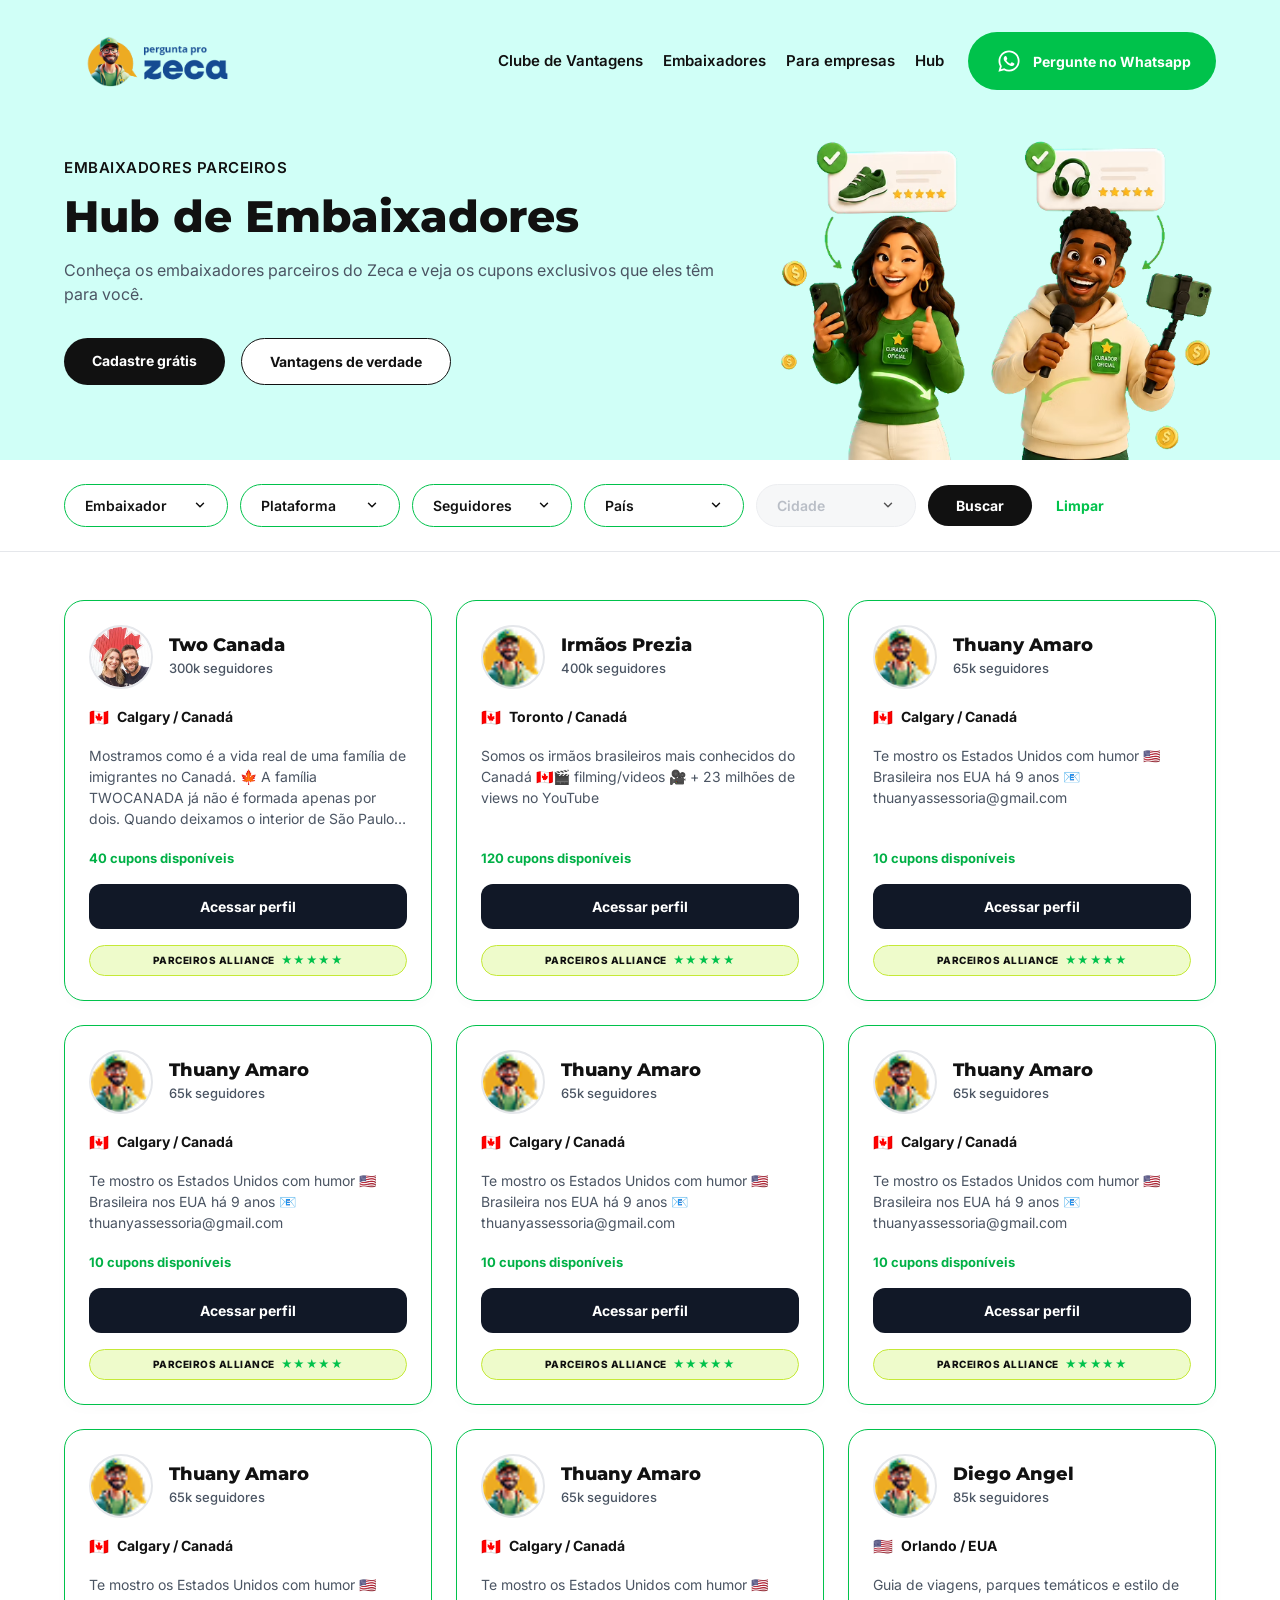
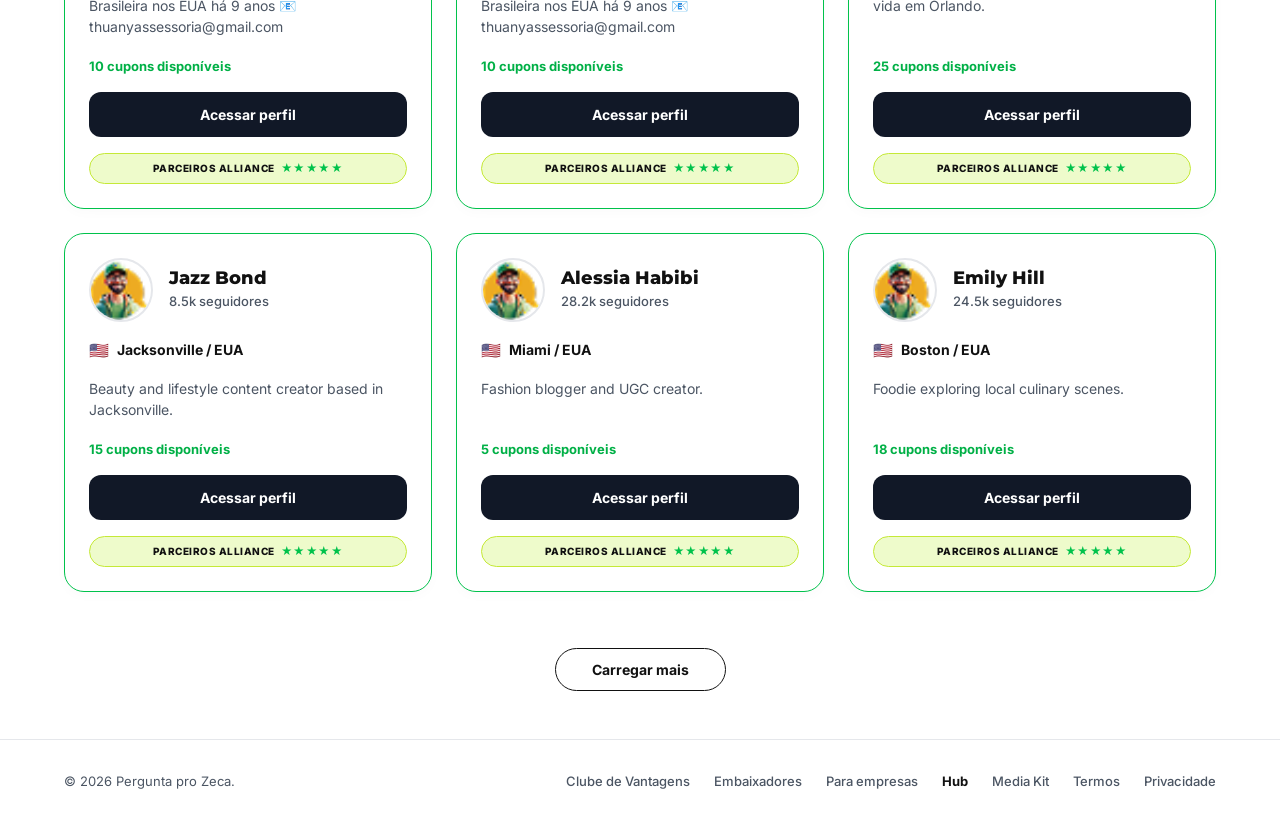
<file: hub-influenciadores.html>
<!DOCTYPE html>
<html lang="pt-BR">
<head>
  <meta charset="UTF-8">
  <meta name="viewport" content="width=device-width, initial-scale=1.0">
  <title>Hub de Embaixadores do Zeca - Recomendações e Vantagens</title>
  <meta name="description" content="Conheça os embaixadores parceiros do Zeca. Encontre recomendações de produtos, serviços e descontos exclusivos para brasileiros no Canadá e EUA.">
  <link rel="stylesheet" href="styles/main.css">
  <link rel="stylesheet" href="styles/components.css">
  <link rel="shortcut icon" href="icones/zecafavicon.ico" type="image/x-icon">
  <style>
    @import url('https://fonts.googleapis.com/css2?family=Montserrat:wght@700;800&family=Inter:wght@400;500;600;700&display=swap');
    
    :root {
      --color-brand-yellow: #FFFF00;
      --color-brand-green: #1E8C45;
      --color-brand-green-light: #D0FFF7;
      --color-black: #111111;
      --color-white: #FFFFFF;
      --color-gray-100: #F3F4F6;
      --color-gray-400: #9CA3AF;
      --color-gray-600: #4B5563;
      --color-green-cta: #00C24B;
      --color-green-hover: #00a33e;
      
      --border-radius-sm: 12px;
      --border-radius-md: 16px;
      --border-radius-lg: 20px;
      --border-radius-pill: 9999px;
      
      --font-display: 'Montserrat', sans-serif;
      --font-body: 'Inter', sans-serif;
      
      --transition-fast: 150ms ease;
    }

    h1, h2, h3, h4 { font-family: var(--font-display); color: var(--color-black); }
    body, p, span, li, label, input, select, textarea, button { font-family: var(--font-body); }

    /* Cabeçalho transparente absoluto — idêntico ao parceiros.html */
    .site-header--transparent {
      background-color: transparent !important;
      box-shadow: none !important;
      position: absolute;
      top: 0;
      left: 0;
      right: 0;
      z-index: 100;
    }





    .btn-whatsapp-header {
      background-color: var(--color-green-cta);
      color: var(--color-white);
      border-radius: var(--border-radius-pill);
      padding: 10px 20px;
      font-weight: 700;
      font-size: 14px;
      text-decoration: none;
      display: flex;
      align-items: center;
      gap: 8px;
      border: none;
      transition: background-color var(--transition-fast);
    }

    .btn-whatsapp-header:hover {
      background-color: var(--color-green-hover);
    }

    .btn-whatsapp-header img {
      width: 20px;
      height: 20px;
      filter: brightness(0) invert(1);
    }

    /* Seção Hero com Fundo Verde Piscina e Imagem Ilustrativa à Direita */
    .section-hero {
      background-color: var(--color-brand-green-light);
      padding: 140px 0 60px 0; /* Padding superior maior para acomodar header absoluto */
      text-align: left;
      overflow: hidden;
    }
    
    .hero-container {
      max-width: 1200px;
      margin: 0 auto;
      padding: 0 24px;
      display: flex;
      justify-content: space-between;
      align-items: center;
      gap: 48px;
      flex-wrap: wrap;
    }

    .hero-content-left {
      flex: 1.2;
      min-width: 300px;
    }

    .hero-image-right {
      flex: 0.8;
      display: flex;
      justify-content: center;
      align-items: flex-end;
      align-self: flex-end;
      min-width: 300px;
      margin-bottom: -60px;
    }

    .hero-img-illustration {
      width: 100%;
      max-width: 440px;
      height: auto;
      object-fit: contain;
      display: block;
    }

    .hero-eyebrow {
      font-family: var(--font-body);
      font-size: 15px;
      font-weight: 600;
      color: var(--color-black);
      display: inline-block;
      margin-bottom: 12px;
      text-transform: uppercase;
      letter-spacing: 0.5px;
    }

    .hero-title {
      font-family: var(--font-display);
      font-size: 44px;
      font-weight: 800;
      color: var(--color-black);
      margin: 0 0 16px 0;
      line-height: 1.15;
    }

    .hero-subtitle {
      font-family: var(--font-body);
      font-size: 16px;
      color: var(--color-gray-600);
      margin-bottom: 32px;
      line-height: 1.5;
    }

    .hero-buttons {
      display: flex;
      gap: 16px;
      flex-wrap: wrap;
    }

    .btn-pill-black {
      background-color: var(--color-black);
      color: var(--color-white);
      border-radius: var(--border-radius-pill);
      padding: 12px 28px;
      font-weight: 700;
      font-size: 14px;
      text-decoration: none;
      display: inline-block;
      transition: background-color var(--transition-fast);
      border: none;
    }

    .btn-pill-black:hover {
      background-color: #222222;
    }

    .btn-pill-outline {
      background-color: var(--color-white);
      color: var(--color-black);
      border: 1.5px solid var(--color-black);
      border-radius: var(--border-radius-pill);
      padding: 12px 28px;
      font-weight: 700;
      font-size: 14px;
      text-decoration: none;
      display: inline-block;
      transition: background-color var(--transition-fast);
    }

    .btn-pill-outline:hover {
      background-color: var(--color-gray-100);
    }

    /* Barra de Filtros - Idêntica à de clube-vantagens.html */
    .filters-section {
      background-color: var(--color-white);
      border-bottom: 1px solid #E5E7EB;
      padding: 24px 0;
    }

    .filters-container {
      max-width: 1200px;
      margin: 0 auto;
      padding: 0 24px;
    }

    .btn-filters-toggle {
      display: none;
    }

    .filters-bar {
      display: flex;
      gap: 12px;
      align-items: center;
      flex-wrap: wrap;
      justify-content: flex-start;
    }

    .filter-select {
      padding: 12px 40px 12px 20px;
      border: 1.5px solid #00C24B; /* Borda verde do design system */
      border-radius: var(--border-radius-pill);
      background-color: var(--color-white);
      font-size: 14px;
      font-weight: 600;
      outline: none;
      cursor: pointer;
      min-width: 160px;
      transition: border-color var(--transition-fast);
      appearance: none;
      -webkit-appearance: none;
      -moz-appearance: none;
      background-image: url("data:image/svg+xml;charset=UTF-8,%3csvg xmlns='http://www.w3.org/2000/svg' viewBox='0 0 24 24' fill='none' stroke='%23111111' stroke-width='2.5' stroke-linecap='round' stroke-linejoin='round'%3e%3cpolyline points='6 9 12 15 18 9'%3e%3c/polyline%3e%3c/svg%3e");
      background-repeat: no-repeat;
      background-position: right 20px center;
      background-size: 14px;
    }

    .filter-select:focus {
      border-color: var(--color-black);
    }

    .filter-select:disabled {
      background-color: #F3F4F6;
      color: var(--color-gray-400);
      cursor: not-allowed;
      border-color: #E5E7EB;
    }

    .btn-search-black {
      background-color: var(--color-black);
      color: var(--color-white);
      border: none;
      border-radius: var(--border-radius-pill);
      padding: 12px 28px;
      font-weight: 700;
      font-size: 14px;
      cursor: pointer;
      transition: background-color var(--transition-fast);
    }

    .btn-search-black:hover {
      background-color: #222222;
    }

    .link-clear-green {
      color: var(--color-green-cta);
      font-weight: 700;
      text-decoration: none;
      font-size: 14px;
      margin-left: 12px;
      transition: color var(--transition-fast);
    }

    .link-clear-green:hover {
      color: var(--color-green-hover);
    }

    /* Área do Grid e Conteúdo Principal */
    .hub-layout {
      max-width: 1200px;
      margin: 0 auto;
      padding: 48px 24px;
    }

    /* Componente Influencer Card - idêntico ao screenshot do usuário */
    .influencer-card {
      border: 1.5px solid var(--color-green-cta);
      border-radius: var(--border-radius-lg);
      padding: 24px;
      background-color: var(--color-white);
      display: flex;
      flex-direction: column;
      gap: 16px;
      position: relative;
      transition: transform var(--transition-fast), box-shadow var(--transition-fast), border-color var(--transition-fast);
      box-shadow: 0 4px 12px rgba(0, 0, 0, 0.02);
    }

    .influencer-card:hover {
      border-color: var(--color-green-hover);
      transform: translateY(-4px);
      box-shadow: 0 10px 25px rgba(0, 194, 75, 0.06);
    }

    /* Topo do Card: Avatar e Nome/Seguidores */
    .inf-card-header {
      display: flex;
      align-items: center;
      gap: 16px;
    }

    .inf-avatar-round {
      width: 64px;
      height: 64px;
      border-radius: 50%;
      object-fit: cover;
      border: 2px solid #E5E7EB;
      flex-shrink: 0;
    }

    .inf-name-area {
      display: flex;
      flex-direction: column;
      gap: 2px;
    }

    .inf-name-area h3 {
      font-size: 18px;
      font-weight: 800;
      margin: 0;
      color: var(--color-black);
      line-height: 1.2;
    }

    .inf-followers-count {
      font-size: 13px;
      color: var(--color-gray-600);
      font-weight: 500;
    }

    /* Linha de Localização */
    .inf-location-row {
      display: flex;
      align-items: center;
      gap: 8px;
      font-size: 14px;
      font-weight: 700;
      color: var(--color-black);
    }

    .flag-icon {
      font-size: 16px;
    }

    .inf-location-text {
      font-weight: 700;
    }

    /* Biografia com Limitação de 4 linhas */
    .inf-bio-text {
      font-size: 14px;
      color: var(--color-gray-600);
      line-height: 1.5;
      margin: 0;
      flex-grow: 1;
      display: -webkit-box;
      -webkit-line-clamp: 4;
      -webkit-box-orient: vertical;
      overflow: hidden;
      text-overflow: ellipsis;
    }

    /* Cupons Disponíveis em Verde */
    .inf-coupons-count {
      font-size: 13px;
      font-weight: 700;
      color: #00b046;
      margin-top: 4px;
    }

    /* Botão Preto de Perfil */
    .inf-actions-area {
      width: 100%;
    }

    .btn-access-profile {
      display: block;
      width: 100%;
      text-align: center;
      background-color: #111827;
      color: var(--color-white);
      font-weight: 700;
      font-size: 14px;
      padding: 12px;
      border-radius: var(--border-radius-sm);
      text-decoration: none;
      transition: background-color var(--transition-fast);
      border: none;
    }

    .btn-access-profile:hover {
      background-color: #1F2937;
    }

    /* Badge Fino de Alliance na Base */
    .inf-alliance-badge {
      background-color: #EEFBCB;
      color: var(--color-black);
      border: 1.5px solid #C5E937;
      font-size: 10px;
      font-weight: 800;
      padding: 6px 12px;
      border-radius: var(--border-radius-pill);
      text-align: center;
      text-transform: uppercase;
      letter-spacing: 0.5px;
      display: flex;
      align-items: center;
      justify-content: center;
      gap: 6px;
    }

    .inf-alliance-badge .stars {
      color: var(--color-green-cta);
      font-size: 11px;
    }

    /* Mensagem Sem Resultados */
    .hub-no-results-msg {
      text-align: center;
      padding: 64px 24px;
      background-color: #FAFBFD;
      border: 2px dashed #E5E7EB;
      border-radius: var(--border-radius-lg);
      margin: 24px 0;
      grid-column: 1 / -1;
    }

    .hub-no-results-msg h3 {
      font-size: 20px;
      font-weight: 800;
      margin-bottom: 8px;
      color: var(--color-black);
    }

    .hub-no-results-msg p {
      font-size: 15px;
      color: var(--color-gray-600);
    }

    .hidden-hub-msg {
      display: none !important;
    }

    /* Paginação */
    .hub-pagination-container {
      display: flex;
      justify-content: center;
      align-items: center;
      gap: 10px;
      margin-top: 56px;
    }

    .btn-load-more {
      background-color: var(--color-white);
      color: var(--color-black);
      border: 1.5px solid var(--color-black);
      border-radius: var(--border-radius-pill);
      padding: 12px 36px;
      font-weight: 700;
      font-size: 14px;
      cursor: pointer;
      transition: all var(--transition-fast);
      display: inline-flex;
      align-items: center;
      justify-content: center;
    }

    .btn-load-more:hover {
      background-color: var(--color-black);
      color: var(--color-white);
    }

    /* Rodapé do Site conforme o screenshot */
    .site-footer-hub {
      background-color: var(--color-white);
      border-top: 1.5px solid #E5E7EB;
      padding: 32px 0;
      font-size: 13px;
    }

    .footer-container {
      max-width: 1200px;
      margin: 0 auto;
      padding: 0 24px;
      display: flex;
      justify-content: space-between;
      align-items: center;
      flex-wrap: wrap;
      gap: 16px;
    }

    .footer-copy {
      color: var(--color-gray-600);
      margin: 0;
    }

    .footer-nav-links {
      display: flex;
      gap: 24px;
      flex-wrap: wrap;
    }

    .footer-nav-link {
      color: var(--color-gray-600);
      text-decoration: none;
      font-weight: 500;
      transition: color var(--transition-fast);
    }

    .footer-nav-link:hover {
      color: var(--color-black);
    }

    @media (max-width: 768px) {
      .section-hero {
        padding: 100px 0 32px 0;
      }

      .hero-container {
        flex-direction: column;
        gap: 28px;
        padding: 0 16px;
      }

      .hero-content-left {
        min-width: 0;
        width: 100%;
        text-align: center;
      }

      .hero-image-right {
        min-width: 0;
        width: 100%;
        margin-bottom: 0;
        align-self: center;
        justify-content: center;
      }

      .hero-title {
        font-size: 32px;
      }

      .hero-buttons {
        justify-content: center;
      }

      .filters-section {
        padding: 16px 0;
      }

      .filters-container {
        padding: 0 16px;
      }

      .btn-filters-toggle {
        display: flex;
        align-items: center;
        justify-content: space-between;
        width: 100%;
        padding: 14px 20px;
        background-color: var(--color-white);
        border: 1.5px solid var(--color-green-cta);
        border-radius: var(--border-radius-pill);
        font-size: 15px;
        font-weight: 700;
        color: var(--color-black);
        cursor: pointer;
        min-height: 48px;
      }

      .btn-filters-toggle .filters-chevron {
        transition: transform var(--transition-fast);
      }

      .btn-filters-toggle[aria-expanded="true"] .filters-chevron {
        transform: rotate(180deg);
      }

      .filters-bar {
        display: none;
        flex-direction: column;
        gap: 12px;
        padding: 16px 0 0 0;
        width: 100%;
      }

      .filters-bar.is-open {
        display: flex;
      }

      .filter-select {
        width: 100%;
        min-width: 0;
        font-size: 16px;
      }

      .btn-search-black {
        width: 100%;
        min-height: 48px;
        font-size: 16px;
      }

      .link-clear-green {
        display: block;
        text-align: center;
        margin: 8px auto 0 auto;
        padding: 10px;
        font-size: 15px;
      }

      .hub-layout {
        padding: 32px 16px;
      }

      .footer-container {
        flex-direction: column;
        text-align: center;
        gap: 16px;
        align-items: center;
      }

      .footer-nav-links {
        justify-content: center;
        gap: 16px;
      }
    }

    @media (max-width: 480px) {
      .hero-title {
        font-size: 26px;
      }

      .btn-pill-black, .btn-pill-outline {
        width: 100%;
        text-align: center;
      }
    }
  </style>
</head>
<body>

  <!-- Cabeçalho idêntico ao de parceiros.html (site-header site-header--transparent) -->
  <header class="site-header site-header--transparent">
    <div class="container">
      <a href="index.html" class="logo-container" id="header-logo-link">
        <img src="imagens/logo-perguntaprozeca.png" alt="Pergunta pro Zeca" class="logo-img">
      </a>
      <div class="header-right-area" style="display: flex; align-items: center; gap: 20px;">
        <nav class="header-nav">
          <a href="clube-vantagens.html" class="header-nav-link">Clube de Vantagens</a>
          <a href="embaixadores.html" class="header-nav-link">Embaixadores</a>
          <a href="parceiros.html" class="header-nav-link">Para empresas</a>
          <a href="hub-influenciadores.html" class="header-nav-link active">Hub</a>
        </nav>
        <a href="https://wa.me/5500000000000" target="_blank" class="btn btn-whatsapp header-wa-desktop" id="btn-whatsapp-header">
          <img src="icones/whatsapp.svg" alt="WhatsApp" style="width: 32px; height: 32px;">
          Pergunte no Whatsapp
        </a>
        <div class="header-mobile-actions">
          <a href="https://wa.me/5500000000000" target="_blank" class="btn-wa-compact" aria-label="WhatsApp Zeca">
            <img src="icones/whatsapp.svg" alt="WhatsApp">
          </a>
          <button type="button" class="btn-menu-toggle" id="btn-menu-toggle" aria-expanded="false" aria-controls="mobile-nav-drawer" aria-label="Abrir menu de navegação">
            <span class="hamburger-bar"></span>
            <span class="hamburger-bar"></span>
            <span class="hamburger-bar"></span>
          </button>
        </div>
      </div>
    </div>
  </header>

  <!-- Drawer de Navegação Mobile -->
  <div class="mobile-nav-backdrop" id="mobile-nav-backdrop"></div>
  <aside class="mobile-nav-drawer" id="mobile-nav-drawer" aria-label="Menu principal de navegação" aria-hidden="true">
    <div class="drawer-header">
      <a href="index.html" class="drawer-logo">
        <img src="imagens/logo-perguntaprozeca.png" alt="Pergunta pro Zeca" class="drawer-logo-img">
      </a>
      <button type="button" class="btn-drawer-close" id="btn-drawer-close" aria-label="Fechar menu">
        <svg width="24" height="24" viewBox="0 0 24 24" fill="none" stroke="currentColor" stroke-width="2.5" stroke-linecap="round" stroke-linejoin="round"><line x1="18" y1="6" x2="6" y2="18"></line><line x1="6" y1="6" x2="18" y2="18"></line></svg>
      </button>
    </div>
    <nav class="drawer-nav">
      <a href="clube-vantagens.html" class="drawer-nav-link">Clube de Vantagens</a>
      <a href="embaixadores.html" class="drawer-nav-link">Embaixadores</a>
      <a href="parceiros.html" class="drawer-nav-link">Para empresas</a>
      <a href="hub-influenciadores.html" class="drawer-nav-link active">Hub</a>
    </nav>
    <div class="drawer-footer">
      <a href="https://wa.me/5500000000000" target="_blank" class="btn btn-whatsapp drawer-btn-wa">
        <img src="icones/whatsapp.svg" alt="WhatsApp" style="width: 24px; height: 24px;">
        Pergunte no Whatsapp
      </a>
    </div>
  </aside>

  <!-- Hero Section com Fundo Verde Piscina e Imagem infuencers-001.png -->
  <section class="section-hero">
    <div class="hero-container">
      <div class="hero-content-left">
        <span class="hero-eyebrow">Embaixadores Parceiros</span>
        <h1 class="hero-title">Hub de Embaixadores</h1>
        <p class="hero-subtitle">Conheça os embaixadores parceiros do Zeca e veja os cupons exclusivos que eles têm para você.</p>
        <div class="hero-buttons">
          <a href="#" class="btn-pill-black">Cadastre grátis</a>
          <a href="#" class="btn-pill-outline">Vantagens de verdade</a>
        </div>
      </div>
      <div class="hero-image-right">
        <picture>
          <source srcset="imagens/infuencers-001.avif" type="image/avif">
          <img src="imagens/infuencers-001.png" alt="Embaixadores Zeca" class="hero-img-illustration">
        </picture>
      </div>
    </div>
  </section>

  <!-- Barra de Filtros (ux layout de filter-select da page clube-vantagens) -->
  <section class="filters-section">
    <div class="filters-container">
      <button type="button" class="btn-filters-toggle" id="btn-filters-toggle" aria-expanded="false" aria-controls="hub-filters-bar">
        <span>Filtrar embaixadores</span>
        <svg class="filters-chevron" width="18" height="18" viewBox="0 0 24 24" fill="none" stroke="currentColor" stroke-width="2.5" stroke-linecap="round" stroke-linejoin="round"><polyline points="6 9 12 15 18 9"></polyline></svg>
      </button>
      <div class="filters-bar" id="hub-filters-bar">
        
        <!-- 1. Influenciador -->
        <select class="filter-select" id="filter-influencer" aria-label="Filtrar por Influenciador">
        <option value="all">Embaixador</option>
        <option value="twocanada">Two Canada</option>
        <option value="irmaoprezia">irmão Prezia</option>
        <option value="diegoangel">Diego Angel</option>
        <option value="thuanyamaro">Thuany Amaro</option>
        <option value="jazzbond">Jazz Bond</option>
        <option value="alessiahabibi">Alessia Habibi</option>
        <option value="emilyhill">Emily Hill</option>
        <option value="melissabrown">Melissa Brown</option>
      </select>
      
      <!-- 2. Plataforma -->
      <select class="filter-select" id="filter-platform" aria-label="Filtrar por Plataforma">
        <option value="all">Plataforma</option>
        <option value="Instagram">Instagram</option>
        <option value="Youtube">Youtube</option>
        <option value="Tik Tok">Tik Tok</option>
      </select>
      
      <!-- 3. Seguidores -->
      <select class="filter-select" id="filter-followers" aria-label="Filtrar por Seguidores">
        <option value="all">Seguidores</option>
        <option value="1k">Ate 1k</option>
        <option value="5k">Até 5k</option>
        <option value="10k">Até 10k</option>
        <option value="50k">Até 50k</option>
        <option value="100k">Até 100k</option>
        <option value="500k">Até 500k</option>
        <option value="1M">Mais de 1M</option>
      </select>
      
      <!-- 4. País -->
      <select class="filter-select" id="filter-country" aria-label="Filtrar por País">
        <option value="all">País</option>
        <option value="Canada">Canadá</option>
        <option value="EUA">EUA</option>
      </select>
      
      <!-- 5. Cidade -->
      <select class="filter-select" id="filter-city" aria-label="Filtrar por Cidade" disabled>
        <option value="all">Cidade</option>
      </select>
      
      <!-- Botão Buscar -->
      <button class="btn-search-black" id="btn-hub-buscar" type="button">Buscar</button>
      
      <!-- Link Limpar -->
      <a href="#" class="link-clear-green" id="btn-hub-limpar">Limpar</a>
      
    </div>
  </div>
</section>

  <!-- Estrutura Principal de Grid -->
  <main class="hub-layout" id="hub-content-section">
    
    <!-- Grid com Classe de Componente grid-3 -->
    <section class="hub-grid-container">
      <div class="grid-3" id="hub-grid">
        <!-- Injetado dinamicamente via JS (js/hub.js) -->
      </div>
      
      <!-- Mensagem Sem Resultados -->
      <div id="hub-no-results" class="hub-no-results-msg hidden-hub-msg">
        <h3>Nenhum embaixador encontrado</h3>
        <p>Tente ajustar os filtros selecionados para encontrar outros parceiros.</p>
      </div>
    </section>

    <!-- Paginação -->
    <section class="hub-pagination-container" id="hub-pagination">
      <!-- Injetado dinamicamente via JS -->
    </section>

  </main>

  <!-- Rodapé Tradicional do Site conforme screenshot -->
  <footer class="site-footer-hub">
    <div class="footer-container">
      <p class="footer-copy">© 2026 Pergunta pro Zeca.</p>
      <div class="footer-nav-links">
        <a href="clube-vantagens.html" class="footer-nav-link">Clube de Vantagens</a>
        <a href="embaixadores.html" class="footer-nav-link">Embaixadores</a>
        <a href="parceiros.html" class="footer-nav-link">Para empresas</a>
        <a href="hub-influenciadores.html" class="footer-nav-link" style="font-weight: 700; color: var(--color-black);">Hub</a>
        <a href="#" class="footer-nav-link">Media Kit</a>
        <a href="termos.html" class="footer-nav-link">Termos</a>
        <a href="privacidade.html" class="footer-nav-link">Privacidade</a>
      </div>
    </div>
  </footer>

  <script src="js/app.js"></script>
  <script src="js/hub.js"></script>
</body>
</html>
</file>
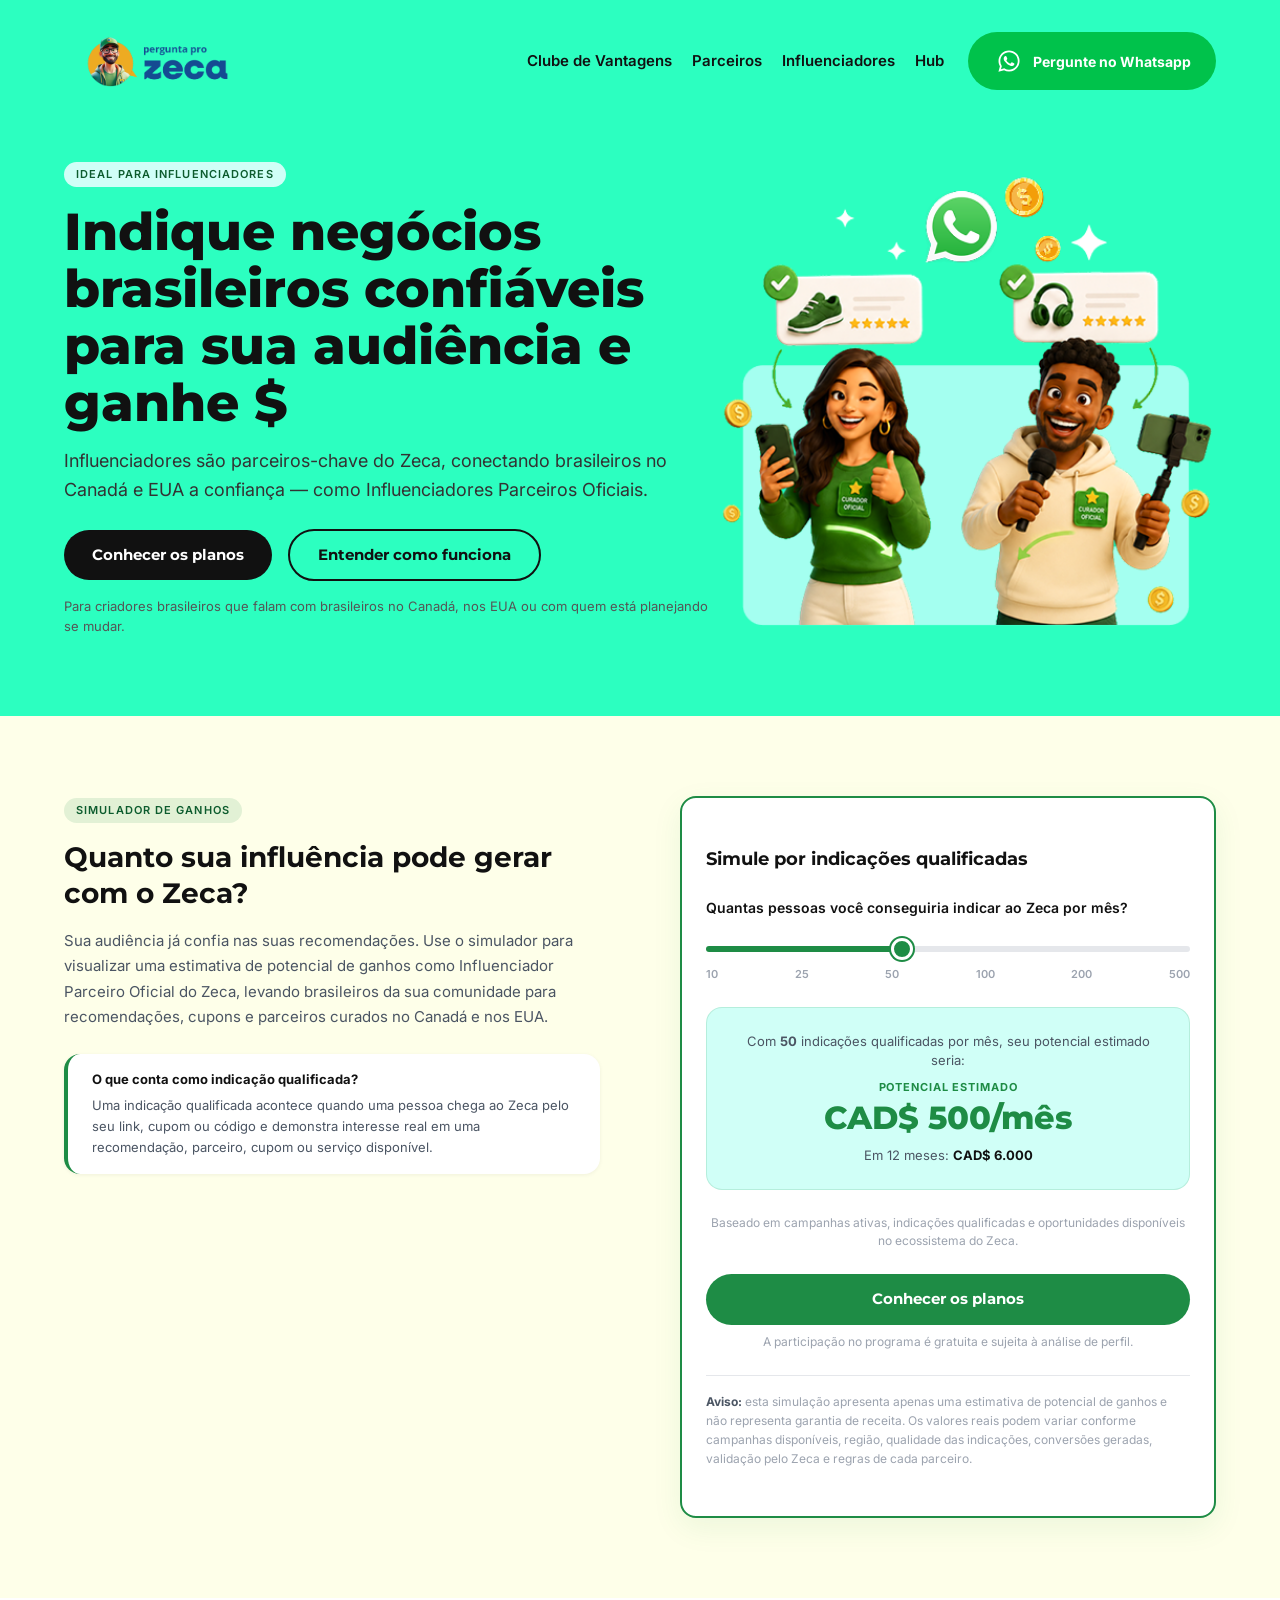
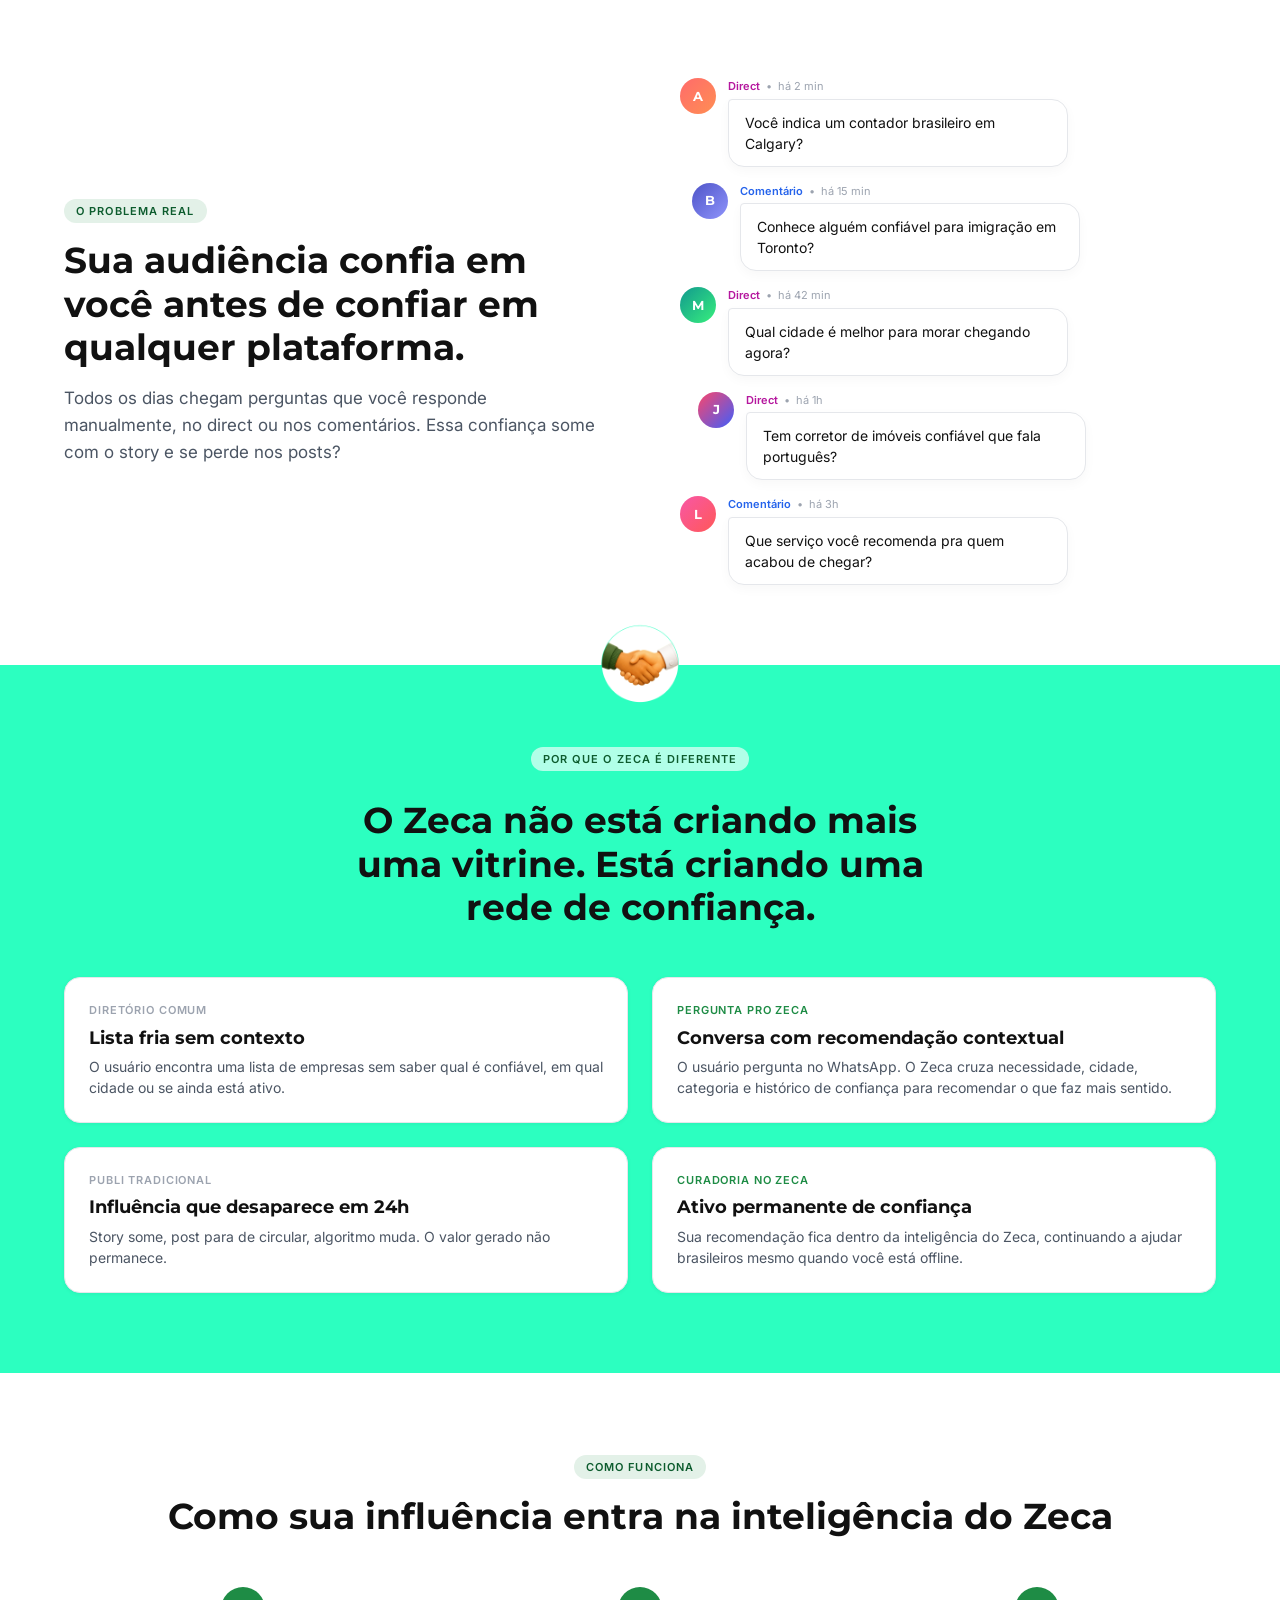
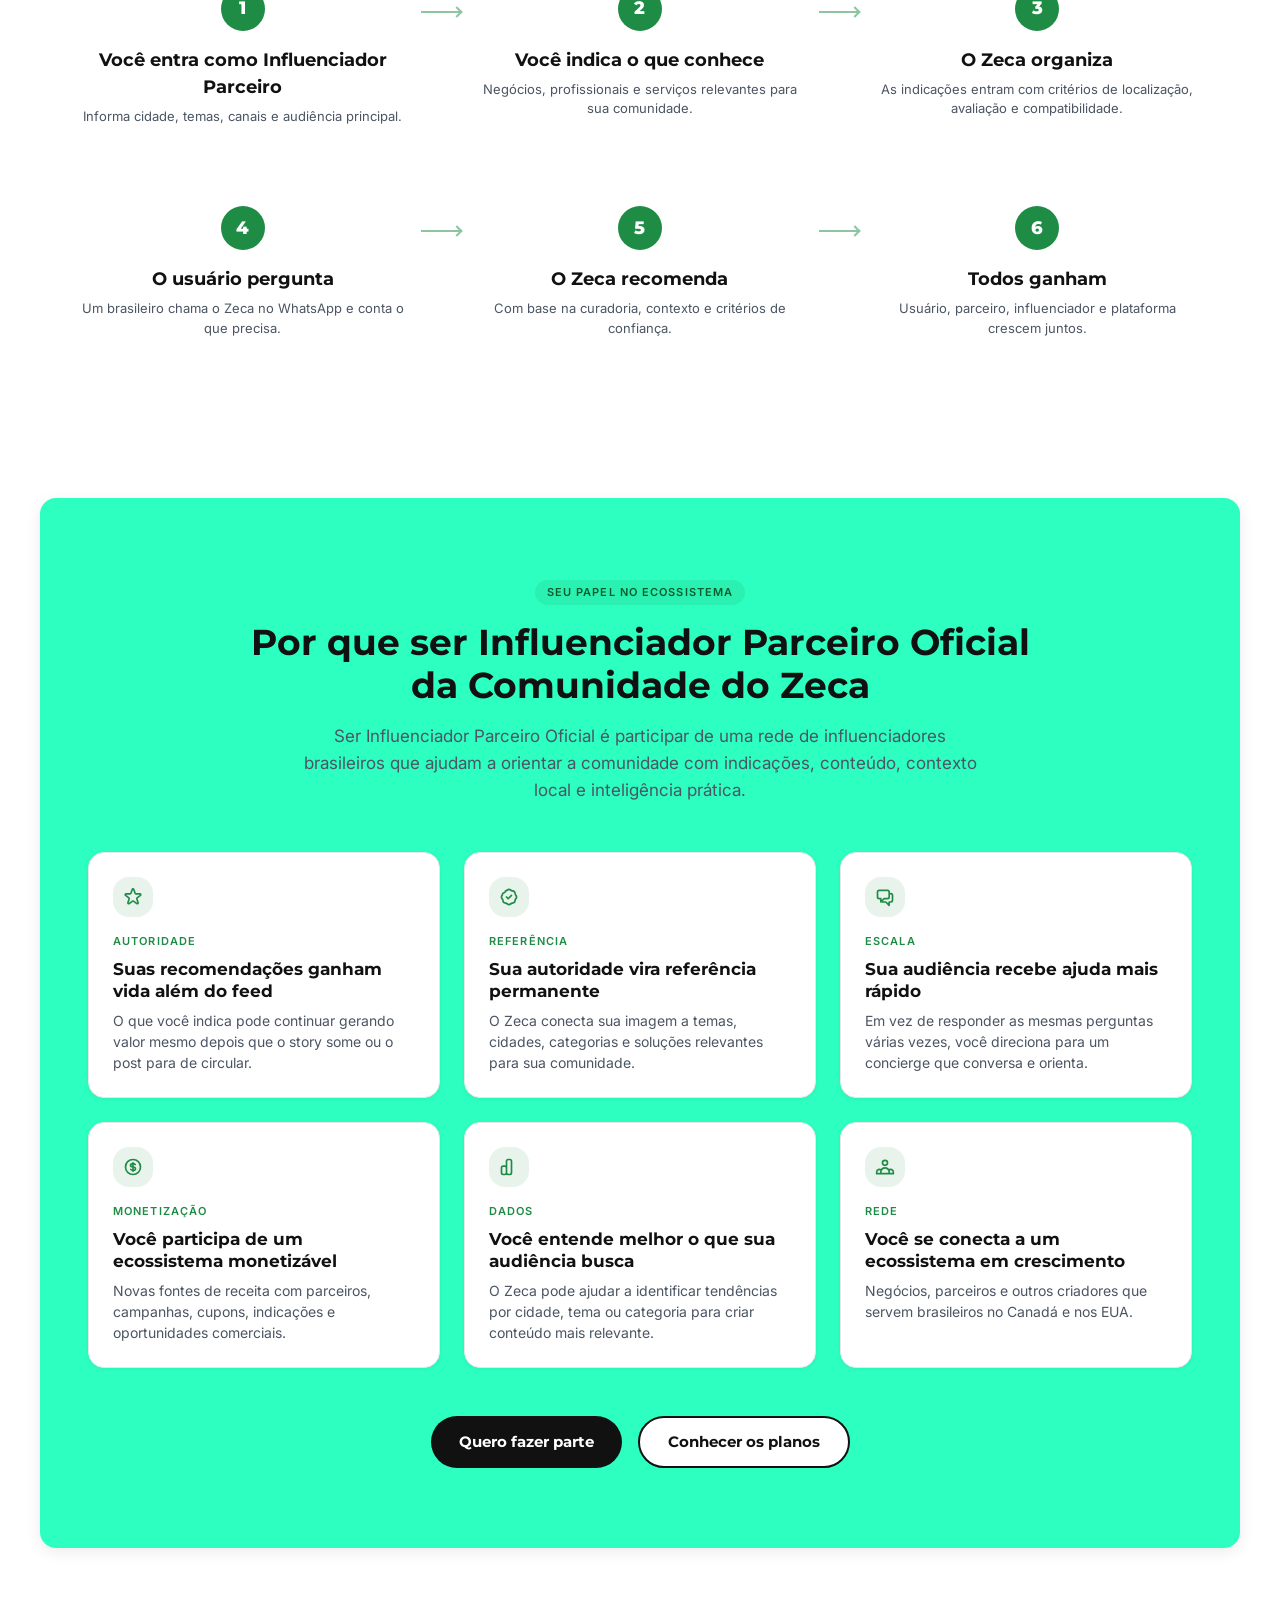
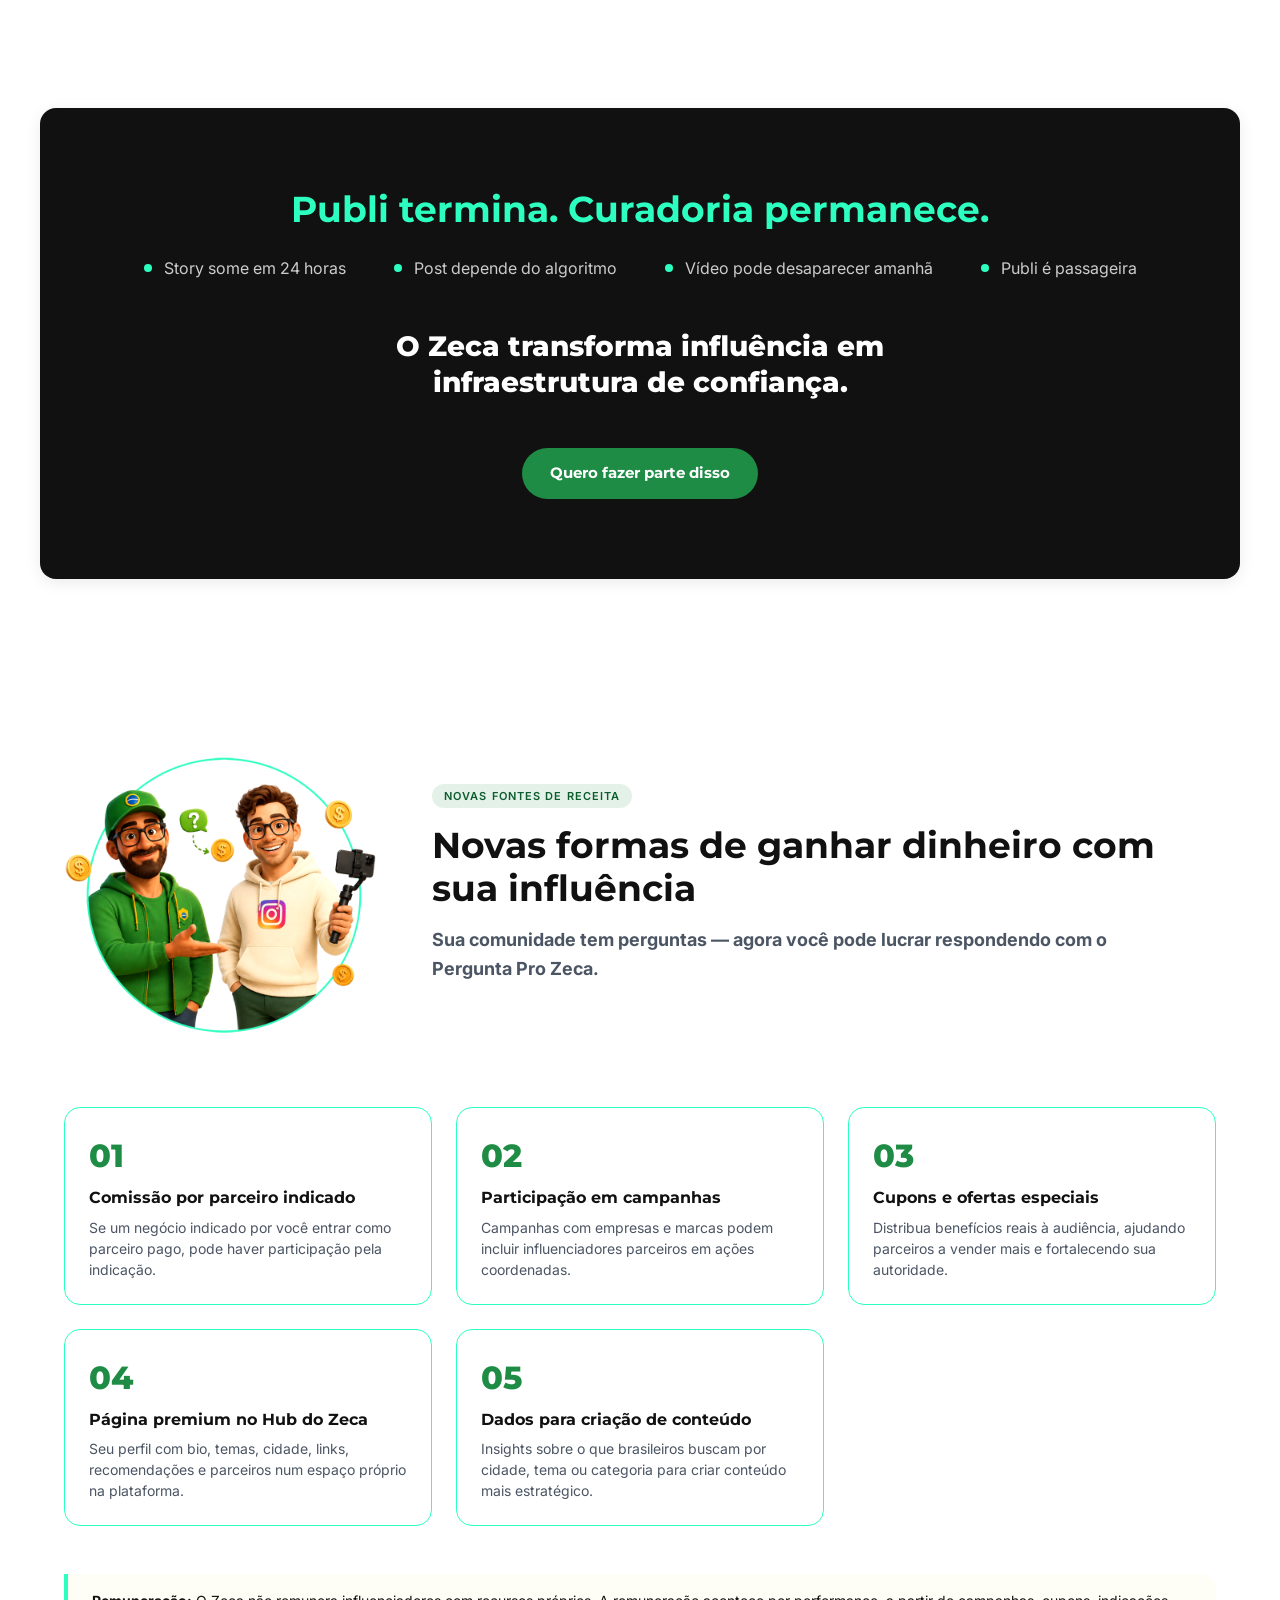
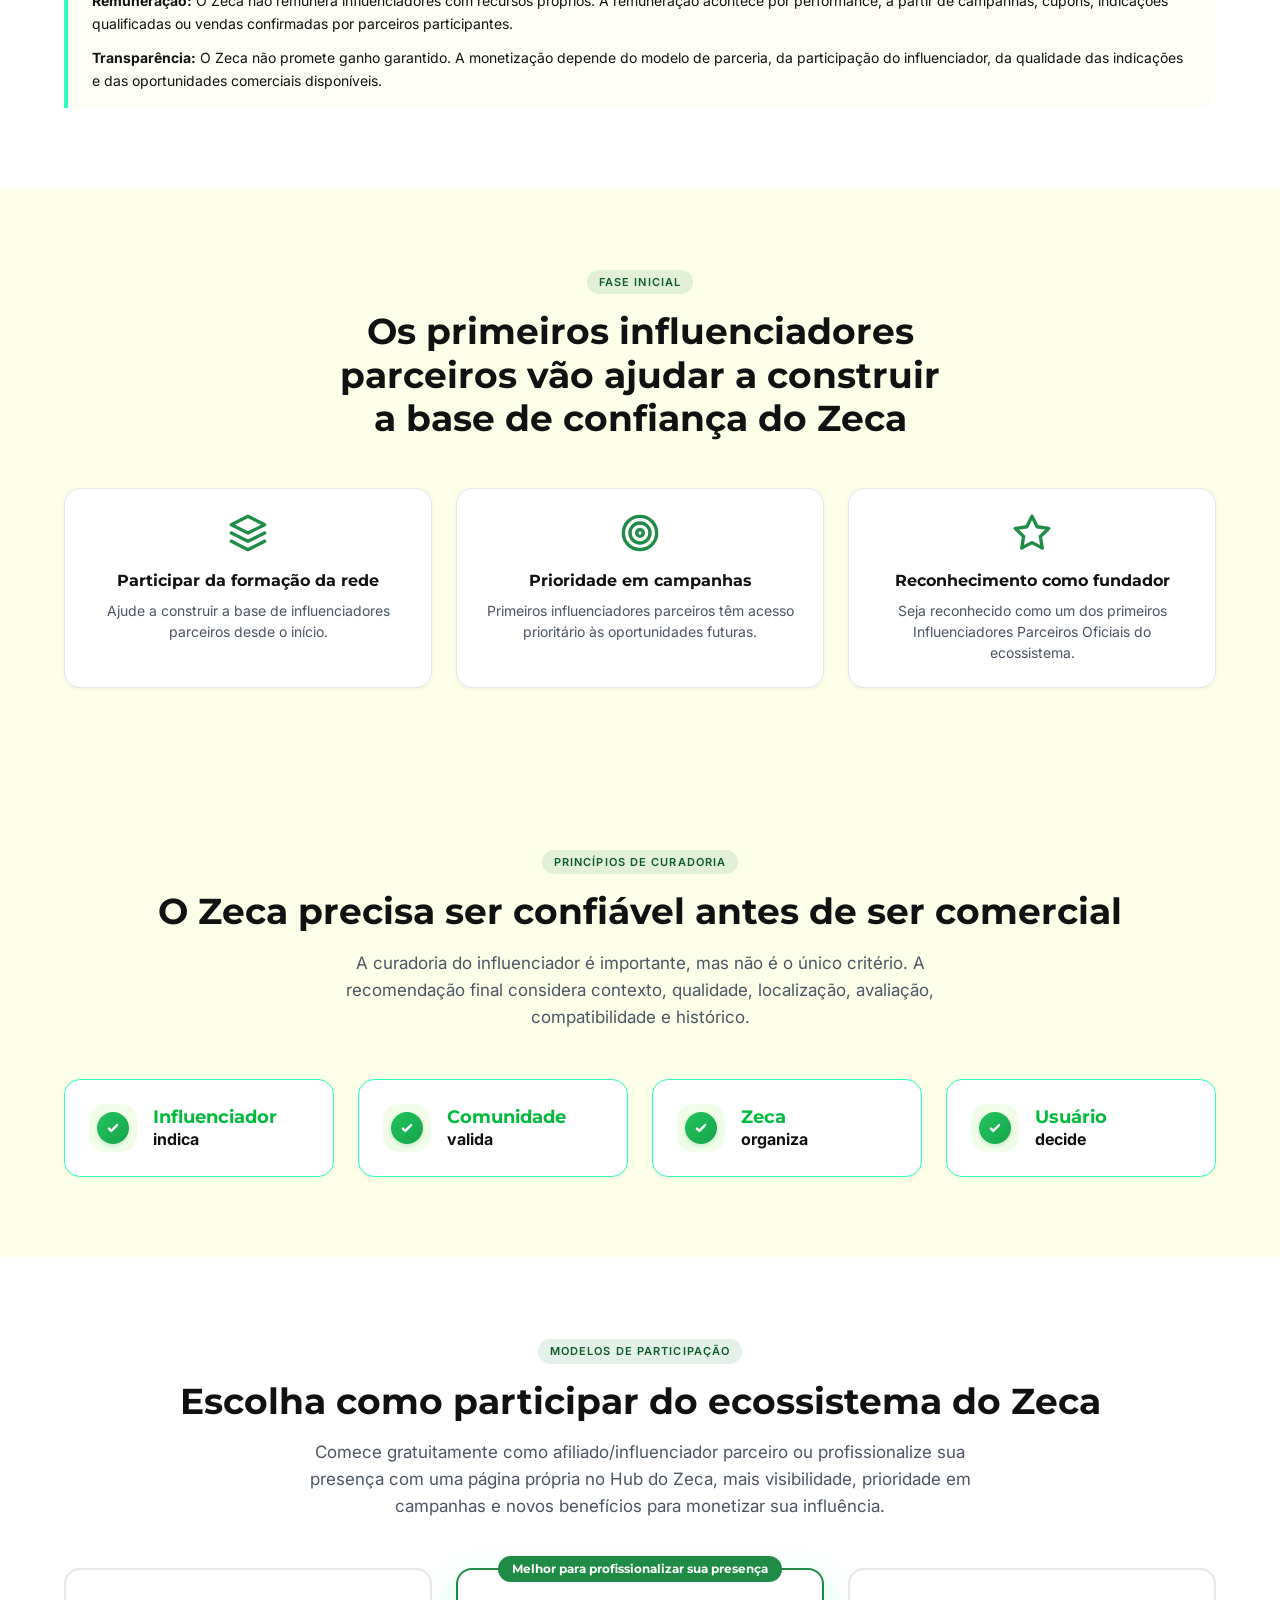
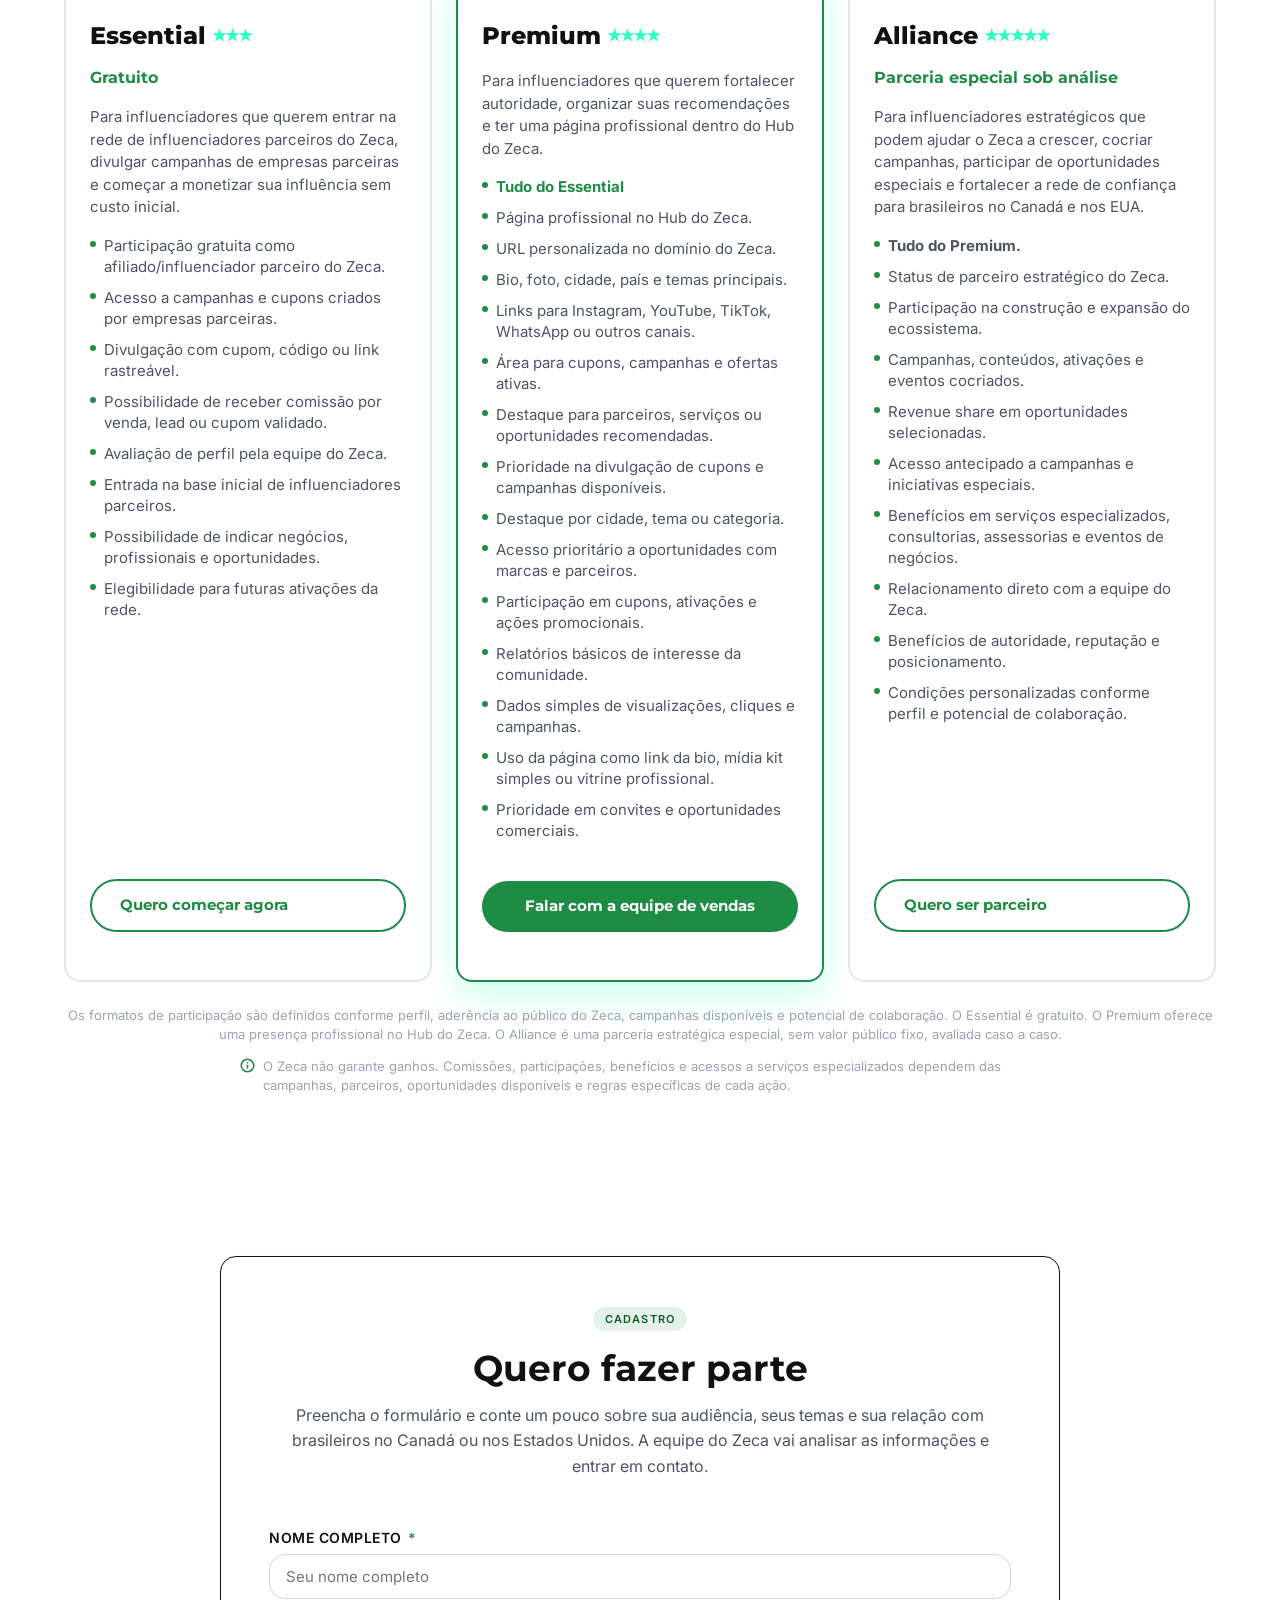
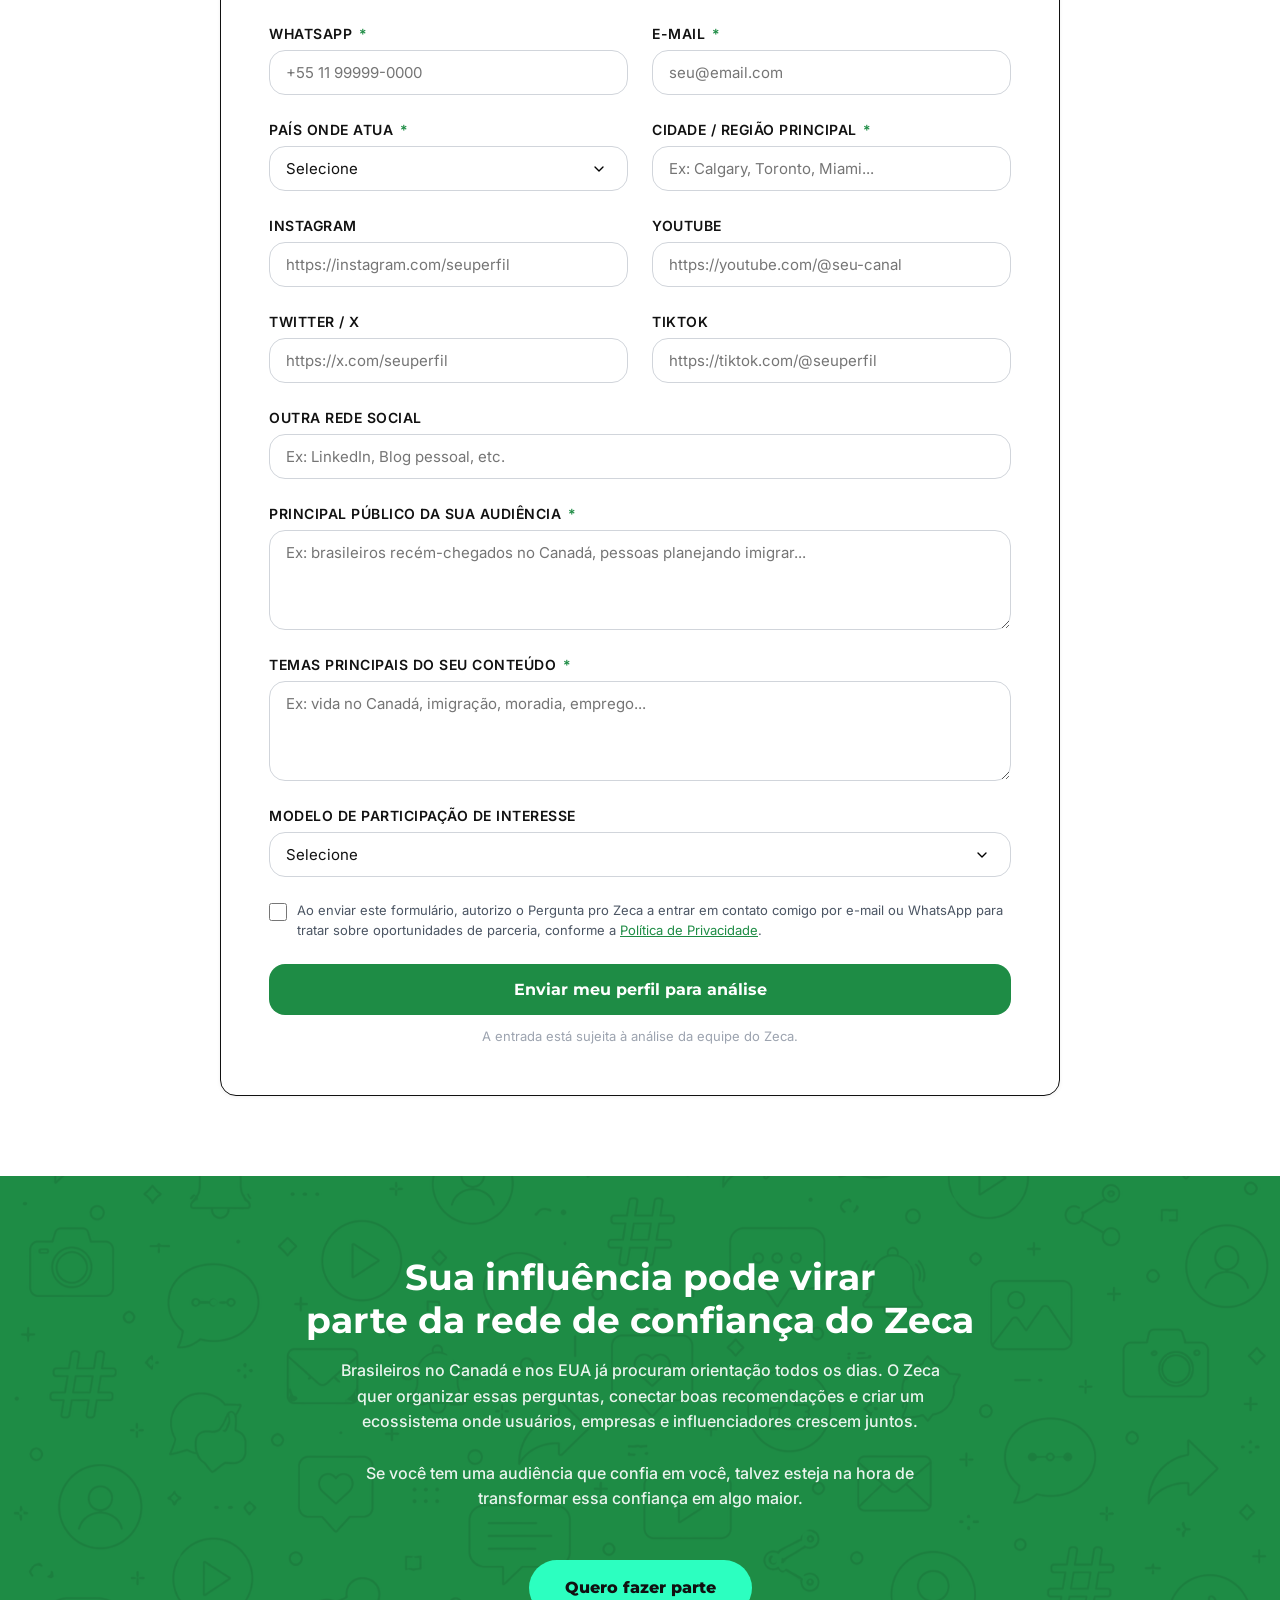
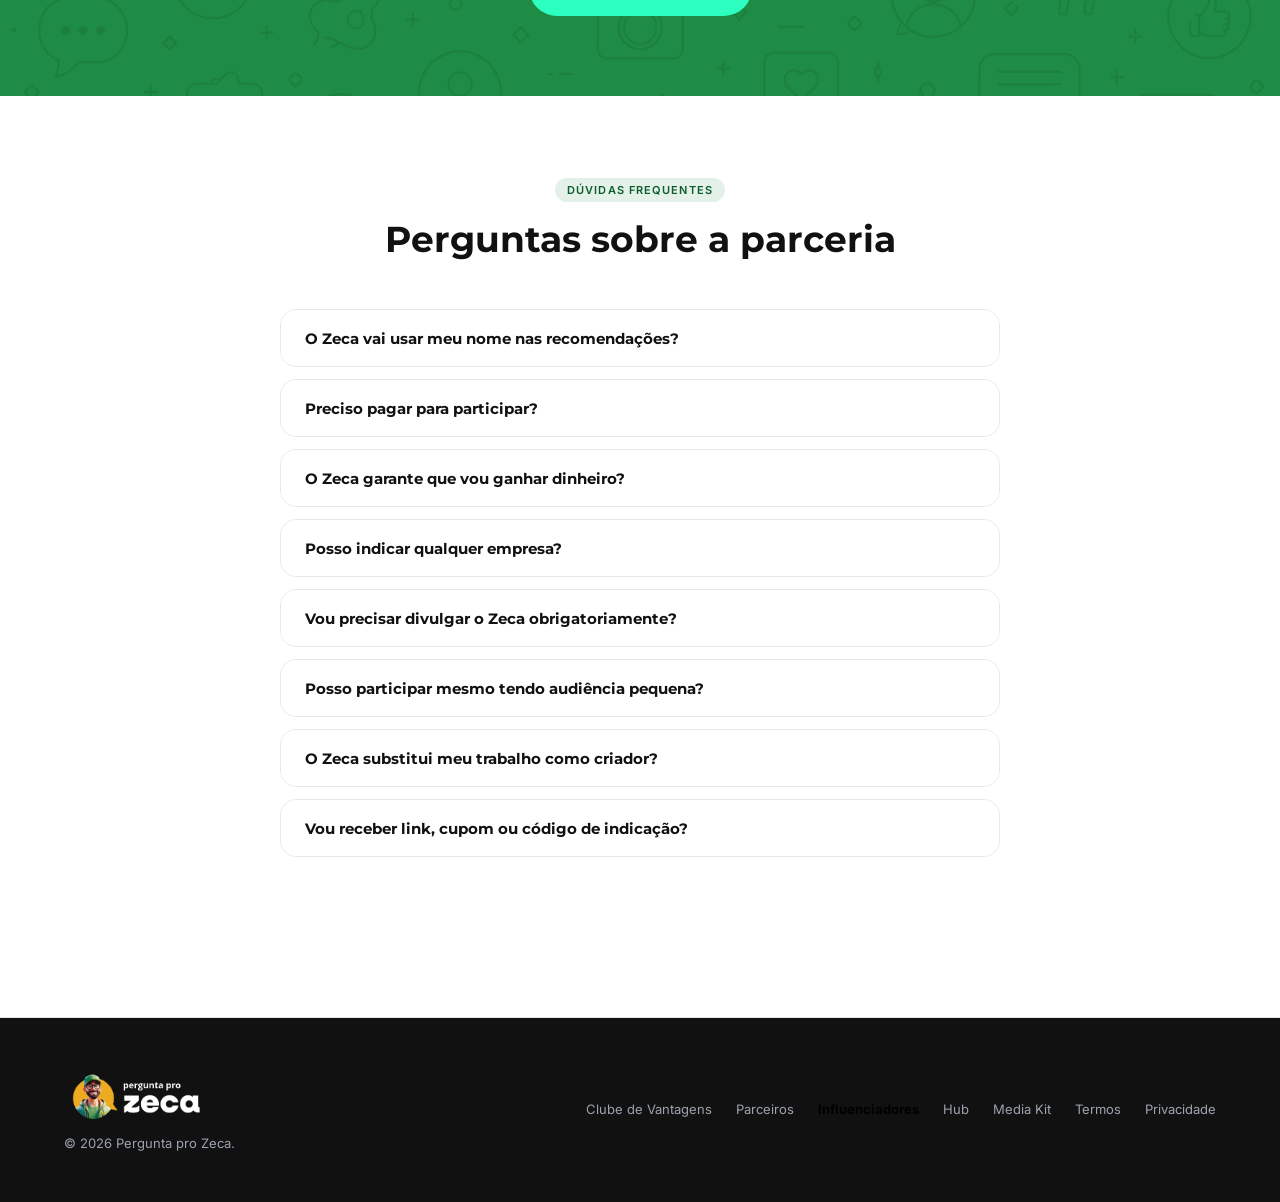
<file: influenciadores.html>
<!DOCTYPE html>
<html lang="pt-BR">
<head>
  <meta charset="UTF-8">
  <meta name="viewport" content="width=device-width, initial-scale=1.0">
  <title>Influenciadores do Zeca - Seja Influenciador Parceiro da Comunidade Brasileira no Canadá e EUA</title>
  <meta name="description" content="Participe do ecossistema do Zeca como influenciador parceiro. Ajude brasileiros no Canadá e nos EUA a encontrar recomendações confiáveis e novas oportunidades de parceria.">

  <!-- Open Graph -->
  <meta property="og:title" content="Influenciadores do Zeca">
  <meta property="og:description" content="Transforme sua influência em uma rede viva de confiança para brasileiros no Canadá e EUA.">
  <meta property="og:type" content="website">

  <!-- Google Fonts: Montserrat + Inter -->
  <link rel="preconnect" href="https://fonts.googleapis.com">
  <link rel="preconnect" href="https://fonts.gstatic.com" crossorigin>
  <link href="https://fonts.googleapis.com/css2?family=Inter:wght@400;500;600&family=Montserrat:wght@700;800&display=swap" rel="stylesheet">

  <link rel="stylesheet" href="styles/main.css">
  <link rel="stylesheet" href="styles/components.css">
  <link rel="shortcut icon" href="icones/zecafavicon.ico" type="image/x-icon">

  <style>
    /* ─── Design System Tokens ─────────────────────────────────────── */
    :root {
      --brand-yellow:      #2cffc0;
      --brand-green:       #1E8C45;
      --brand-green-light: #D0FFF7;
      --brand-green-text:  #0D5C2E;
      --black:             #111111;
      --white:             #FFFFFF;
      --gray-100:          #F5F5F5;
      --gray-400:          #9CA3AF;
      --gray-600:          #4B5563;
      --border:            #E5E7EB;

      --sp-xs:   8px;
      --sp-sm:   16px;
      --sp-md:   24px;
      --sp-lg:   48px;
      --sp-xl:   80px;
      --sp-2xl:  120px;

      --radius-md: 16px;
      --radius-lg: 16px;
      --radius-pill: 999px;

      --shadow-sm: 0 1px 4px rgba(0,0,0,0.06);
      --shadow-md: 0 4px 16px rgba(0,0,0,0.08);
      --shadow-lg: 0 8px 32px rgba(0,0,0,0.12);

      --transition-fast: 150ms ease;
      --transition-base: 200ms ease;
    }

    /* ─── Reset / Base ─────────────────────────────────────────────── */
    *, *::before, *::after { box-sizing: border-box; margin: 0; padding: 0; }
    html { scroll-behavior: smooth; }
    body {
      font-family: 'Inter', sans-serif;
      font-size: 16px;
      color: var(--black);
      background: var(--white);
      -webkit-font-smoothing: antialiased;
    }
    a { text-decoration: none; color: inherit; }
    img { max-width: 100%; display: block; }
    ul, ol { list-style: none; }

    /* ─── Container ────────────────────────────────────────────────── */
    .container {
      width: 100%;
      max-width: 1200px;
      margin: 0 auto;
      padding: 0 var(--sp-md);
    }

    /* ─── Header ───────────────────────────────────────────────────── */
    /* Header transparente absoluto — idêntico ao parceiros.html */
    .site-header--transparent {
      background-color: transparent !important;
      box-shadow: none !important;
      position: absolute;
      top: 0;
      left: 0;
      right: 0;
      z-index: 100;
    }

    /* ─── Typography helpers ───────────────────────────────────────── */
    .eyebrow {
      display: inline-block;
      font-family: 'Inter', sans-serif;
      font-size: 11px;
      font-weight: 600;
      text-transform: uppercase;
      letter-spacing: 0.1em;
      color: var(--brand-green-text);
      background: rgba(30, 140, 69, 0.12);
      padding: 4px 12px;
      border-radius: var(--radius-pill);
      margin-bottom: var(--sp-sm);
    }
    h1, h2, h3, h4 { font-family: 'Montserrat', sans-serif; }
    h1 { font-size: clamp(32px, 5vw, 52px); font-weight: 800; line-height: 1.1; }
    h2 { font-size: clamp(24px, 4vw, 36px); font-weight: 700; line-height: 1.2; }
    h3 { font-size: 18px; font-weight: 700; line-height: 1.3; }
    .section-lead {
      font-size: 17px;
      color: var(--gray-600);
      line-height: 1.6;
      max-width: 680px;
    }

    /* ─── CTA Buttons ──────────────────────────────────────────────── */
    .btn-primary {
      display: inline-flex;
      align-items: center;
      gap: var(--sp-xs);
      background: var(--black);
      color: var(--white);
      font-family: 'Montserrat', sans-serif;
      font-weight: 700;
      font-size: 15px;
      padding: 14px 28px;
      border-radius: var(--radius-pill);
      border: none;
      cursor: pointer;
      transition: background var(--transition-fast), transform var(--transition-fast);
    }
    .btn-primary:hover { background: #222; transform: translateY(-1px); }
    .btn-outline {
      display: inline-flex;
      align-items: center;
      gap: var(--sp-xs);
      background: transparent;
      color: var(--black);
      font-family: 'Montserrat', sans-serif;
      font-weight: 700;
      font-size: 15px;
      padding: 13px 28px;
      border-radius: var(--radius-pill);
      border: 2px solid var(--black);
      cursor: pointer;
      transition: background var(--transition-fast);
    }
    .btn-outline:hover { background: rgba(0,0,0,0.05); }
    .btn-green {
      display: inline-flex;
      align-items: center;
      justify-content: center;
      gap: var(--sp-xs);
      background: var(--brand-green);
      color: var(--white);
      font-family: 'Montserrat', sans-serif;
      font-weight: 700;
      font-size: 15px;
      padding: 14px 28px;
      border-radius: var(--radius-pill);
      border: none;
      cursor: pointer;
      transition: background var(--transition-fast), transform var(--transition-fast);
    }
    .btn-green:hover { background: #166d35; transform: translateY(-1px); }
    .btn-green-outline {
      display: inline-flex;
      align-items: center;
      gap: var(--sp-xs);
      background: transparent;
      color: var(--brand-green);
      font-family: 'Montserrat', sans-serif;
      font-weight: 700;
      font-size: 15px;
      padding: 13px 28px;
      border-radius: var(--radius-pill);
      border: 2px solid var(--brand-green);
      cursor: pointer;
      transition: background var(--transition-fast);
    }
    .btn-green-outline:hover { background: rgba(30,140,69,0.06); }

    /* ─── Focus visible ────────────────────────────────────────────── */
    :focus-visible {
      outline: 2px solid var(--brand-green);
      outline-offset: 3px;
    }

    /* ═══════════════════════════════════════════════════════════════ */
    /* SEÇÃO: HERO — fundo amarelo                                     */
    /* ═══════════════════════════════════════════════════════════════ */
    .hero {
      background: var(--brand-yellow);
      padding: 160px 0 var(--sp-xl);
      overflow: hidden;
      position: relative;
    }
    .hero .container {
      display: flex;
      align-items: center;
      gap: 0;
    }
    .hero-copy { flex: 1 1 640px; padding-bottom: 0; }
    .hero-copy .eyebrow {
      background: var(--brand-green-light);
      color: var(--brand-green-text);
    }
    .hero-copy h1 { margin-bottom: var(--sp-sm); color: var(--black); }
    .hero-copy .sub {
      font-size: 18px;
      color: #333;
      line-height: 1.6;
      width: 100%;
      margin-bottom: var(--sp-md);
    }
    .hero-ctas { display: flex; flex-wrap: wrap; align-items: center; gap: var(--sp-sm); }
    .hero-microcopy {
      margin-top: var(--sp-sm);
      font-size: 13px;
      color: #555;
    }
    .hero-visual {
      flex: 0 0 500px;
      position: relative;
      align-self: center;
      overflow: hidden;
    }
    .hero-visual img {
      width: 100%;
      max-width: 500px;
      object-fit: contain;
      vertical-align: bottom;
      display: block;
      margin: 0 auto;
    }

    /* ═══════════════════════════════════════════════════════════════ */
    /* SEÇÃO: CONTEXTO — fundo branco                                  */
    /* ═══════════════════════════════════════════════════════════════ */
    .sec-context {
      background: var(--white);
      padding: var(--sp-xl) 0;
    }
    .context-inner {
      display: grid;
      grid-template-columns: 1fr 1fr;
      gap: var(--sp-xl);
      align-items: center;
    }
    .context-bubbles {
      display: flex;
      flex-direction: column;
      gap: var(--sp-sm);
    }
    .bubble {
      display: flex;
      align-items: flex-start;
      gap: 12px;
      transition: transform var(--transition-fast);
    }
    .bubble:hover {
      transform: translateX(4px);
    }
    .bubble-avatar {
      width: 36px;
      height: 36px;
      border-radius: 50%;
      flex-shrink: 0;
      display: flex;
      align-items: center;
      justify-content: center;
      font-size: 13px;
      font-family: 'Montserrat', sans-serif;
      font-weight: 700;
      color: var(--white);
    }
    .avatar-1 { background: linear-gradient(135deg, #FF6B6B, #FF8E53); }
    .avatar-2 { background: linear-gradient(135deg, #4E54C8, #8F94FB); }
    .avatar-3 { background: linear-gradient(135deg, #11998e, #38ef7d); }
    .avatar-4 { background: linear-gradient(135deg, #FC466B, #3F5EFB); }
    .avatar-5 { background: linear-gradient(135deg, #f857a6, #ff5858); }

    .bubble-text {
      background: var(--white);
      border: 1px solid var(--border);
      border-radius: 4px 16px 16px 16px;
      padding: 12px 16px;
      font-size: 14px;
      color: var(--black);
      line-height: 1.5;
      box-shadow: 0 4px 12px rgba(0, 0, 0, 0.03);
      max-width: 340px;
      position: relative;
    }
    .bubble-meta {
      display: flex;
      align-items: center;
      gap: 6px;
      font-size: 11px;
      color: var(--gray-400);
      margin-bottom: 4px;
    }
    .bubble-meta-channel {
      font-weight: 600;
      color: #b5179e; /* Cor do Instagram Direct */
    }
    .bubble.reply { flex-direction: row-reverse; }
    .bubble.reply .bubble-text {
      background: #DCF8C6;
      border-radius: 16px 0 16px 16px;
    }

    /* ═══════════════════════════════════════════════════════════════ */
    /* SEÇÃO: DIFERENCIAÇÃO — fundo gray-100                          */
    /* ═══════════════════════════════════════════════════════════════ */
    .sec-diferencial {
      background: #2cffc0;
      padding: var(--sp-xl) 0;
      position: relative;
    }
    .diff-cards {
      display: grid;
      grid-template-columns: 1fr 1fr;
      gap: var(--sp-md);
      margin-top: var(--sp-lg);
    }
    .diff-card {
      background: var(--white);
      border: 1px solid var(--border);
      border-radius: var(--radius-md);
      padding: var(--sp-md);
      box-shadow: var(--shadow-sm);
    }
    .diff-card .diff-label {
      font-size: 11px;
      font-weight: 600;
      text-transform: uppercase;
      letter-spacing: 0.08em;
      margin-bottom: var(--sp-xs);
    }
    .diff-card.old .diff-label { color: var(--gray-400); }
    .diff-card.new .diff-label { color: var(--brand-green); }
    .diff-card h3 { font-size: 18px; margin-bottom: 6px; }
    .diff-card p { font-size: 14px; color: var(--gray-600); line-height: 1.5; }

    /* ═══════════════════════════════════════════════════════════════ */
    /* SEÇÃO: COMO FUNCIONA — fundo branco                             */
    /* ═══════════════════════════════════════════════════════════════ */
    .sec-steps {
      background: var(--white);
      padding: var(--sp-xl) 0;
    }
    .steps-header { text-align: center; margin-bottom: var(--sp-lg); }
    .steps-track {
      display: flex;
      align-items: flex-start;
      gap: 0;
    }
    .steps-track + .steps-track {
      margin-top: var(--sp-xl);
    }
    .step-item {
      flex: 1;
      text-align: center;
      padding: 0 var(--sp-sm);
      cursor: default;
      transition: transform var(--transition-base);
    }
    .step-item:hover { transform: translateY(-4px); }
    .step-connector {
      flex: 0 0 40px;
      display: flex;
      align-items: flex-start;
      padding-top: 24px;
    }
    .step-connector-line {
      width: 100%;
      height: 2px;
      border-top: 2px solid var(--brand-green);
      opacity: 0.5;
      position: relative;
    }
    .step-connector-line::after {
      content: '';
      position: absolute;
      right: 0;
      top: -5px;
      width: 8px;
      height: 8px;
      border-top: 2px solid var(--brand-green);
      border-right: 2px solid var(--brand-green);
      transform: rotate(45deg);
    }
    .step-num {
      width: 44px;
      height: 44px;
      border-radius: 50%;
      background: var(--brand-green);
      color: var(--white);
      font-family: 'Montserrat', sans-serif;
      font-weight: 800;
      font-size: 18px;
      display: flex;
      align-items: center;
      justify-content: center;
      margin: 0 auto var(--sp-sm);
    }
    .step-title {
      font-family: 'Montserrat', sans-serif;
      font-size: 18px;
      font-weight: 700;
      color: var(--black);
      margin-bottom: 6px;
    }
    .step-desc {
      font-size: 13px;
      color: var(--gray-600);
      line-height: 1.5;
    }

    /* ═══════════════════════════════════════════════════════════════ */
    /* SEÇÃO: CURADOR OFICIAL — fundo amarelo (segundo pico)           */
    /* ═══════════════════════════════════════════════════════════════ */
    .sec-curador {
      background: var(--white);
      padding: var(--sp-xl) 0;
    }
    .sec-curador .container {
      background: var(--brand-yellow);
      border-radius: var(--radius-lg);
      padding: var(--sp-xl) var(--sp-lg);
      box-shadow: var(--shadow-md);
    }
    .curador-header { text-align: center; margin-bottom: var(--sp-lg); }
    .benefit-grid {
      display: grid;
      grid-template-columns: repeat(3, 1fr);
      gap: var(--sp-md);
    }
    .benefit-card {
      background: var(--white);
      border: 1px solid #E5E7EB;
      border-radius: var(--radius-md);
      padding: var(--sp-md);
      box-shadow: var(--shadow-sm);
      transition: transform var(--transition-base), box-shadow var(--transition-base);
    }
    .benefit-card:hover {
      transform: translateY(-4px);
      box-shadow: var(--shadow-md);
    }
    .benefit-icon {
      width: 40px;
      height: 40px;
      border-radius: 16px;
      background: rgba(30, 140, 69, 0.1);
      display: flex;
      align-items: center;
      justify-content: center;
      margin-bottom: var(--sp-sm);
    }
    .benefit-icon svg { stroke: var(--brand-green); }
    .benefit-label {
      font-size: 11px;
      font-weight: 600;
      text-transform: uppercase;
      letter-spacing: 0.1em;
      color: var(--brand-green);
      margin-bottom: var(--sp-xs);
    }
    .benefit-card h3 { font-size: 17px; color: var(--black); margin-bottom: 8px; }
    .benefit-card p { font-size: 14px; color: var(--gray-600); line-height: 1.5; }

    /* ═══════════════════════════════════════════════════════════════ */
    /* SEÇÃO: DIFERENCIAL (escura) — preto                             */
    /* ═══════════════════════════════════════════════════════════════ */
    .sec-dark {
      background: var(--white);
      padding: var(--sp-xl) 0;
      text-align: center;
    }
    .sec-dark .container {
      background: var(--black);
      border-radius: var(--radius-lg);
      padding: var(--sp-xl) var(--sp-lg);
      box-shadow: var(--shadow-md);
    }
    .sec-dark h2 { color: var(--brand-yellow); margin-bottom: var(--sp-md); }
    .sec-dark .dark-points {
      display: flex;
      flex-wrap: wrap;
      justify-content: center;
      gap: var(--sp-sm) var(--sp-lg);
      margin-bottom: var(--sp-lg);
    }
    .dark-point {
      font-size: 16px;
      color: #cccccc;
      position: relative;
      padding-left: 20px;
    }
    .dark-point::before {
      content: '';
      position: absolute;
      left: 0;
      top: 50%;
      transform: translateY(-50%);
      width: 8px;
      height: 8px;
      background: var(--brand-yellow);
      border-radius: 50%;
    }
    .dark-impact {
      font-family: 'Montserrat', sans-serif;
      font-size: clamp(20px, 3vw, 28px);
      font-weight: 800;
      color: var(--white);
      max-width: 700px;
      margin: 0 auto var(--sp-lg);
      line-height: 1.3;
    }

    /* ═══════════════════════════════════════════════════════════════ */
    /* SEÇÃO: MONETIZAÇÃO — fundo branco                               */
    /* ═══════════════════════════════════════════════════════════════ */
    .sec-money {
      background: var(--white);
      padding: var(--sp-xl) 0;
      position: relative;
      overflow: hidden;
    }
    .sec-money .container {
      position: relative;
      z-index: 2;
    }
    .money-header {
      display: flex;
      align-items: center;
      gap: 48px;
      margin-bottom: 40px;
    }
    .money-header-visual {
      flex: 0 0 320px;
      max-width: 100%;
    }
    .money-header-visual img {
      width: 100%;
      height: auto;
      display: block;
    }
    .money-header-info {
      flex: 1;
      text-align: left;
    }
    .coin-wrapper {
      position: absolute;
      pointer-events: none;
      width: 100%;
      height: 100%;
      top: 0;
      left: 0;
      z-index: 1;
      overflow: hidden;
    }
    .floating-coin {
      position: absolute;
      bottom: -60px;
      background: radial-gradient(circle at 30% 30%, #ffd700, #daa520);
      border-radius: 50%;
      box-shadow: 0 4px 6px rgba(0, 0, 0, 0.15), inset 0 -2px 5px rgba(0, 0, 0, 0.3);
      display: flex;
      align-items: center;
      justify-content: center;
      font-family: 'Montserrat', sans-serif;
      font-weight: 800;
      color: #8b6508;
      border: 1px solid #c59b27;
      opacity: 0;
      animation: floatUp 3s cubic-bezier(0.25, 0.46, 0.45, 0.94) forwards;
      pointer-events: none;
    }
    @keyframes floatUp {
      0% {
        bottom: -60px;
        transform: translateX(0) rotate(0deg) scale(0.5);
        opacity: 0;
      }
      10% {
        opacity: 1;
        transform: translateX(var(--drift-x)) rotate(45deg) scale(1);
      }
      90% {
        opacity: 0.8;
      }
      100% {
        bottom: 110%;
        transform: translateX(calc(var(--drift-x) * 2)) rotate(var(--rot)) scale(0.8);
        opacity: 0;
      }
    }
    .money-grid {
      display: grid;
      grid-template-columns: repeat(3, 1fr);
      gap: var(--sp-md);
      margin-top: var(--sp-lg);
    }
    .money-card {
      background: var(--white);
      border-radius: var(--radius-md);
      padding: var(--sp-md);
      border: 1px solid #2cffc0;
      transition: transform var(--transition-base), box-shadow var(--transition-base);
    }
    .money-card:hover { transform: translateY(-4px); box-shadow: var(--shadow-md); }
    .money-num {
      font-family: 'Montserrat', sans-serif;
      font-size: 32px;
      font-weight: 800;
      color: var(--brand-green);
      margin-bottom: var(--sp-xs);
    }
    .money-card h3 { font-size: 16px; color: var(--black); margin-bottom: 8px; }
    .money-card p { font-size: 14px; color: var(--gray-600); line-height: 1.5; }
    .money-disclaimer {
      margin-top: var(--sp-lg);
      padding: var(--sp-sm) var(--sp-md);
      background: var(--gray-100);
      border-left: 4px solid var(--brand-green);
      border-radius: 0 var(--radius-md) var(--radius-md) 0;
      font-size: 13px;
      color: var(--gray-400);
      line-height: 1.5;
    }

    /* ─── Simulador de Ganhos ──────────────────────────────────────── */
    .sec-simulator {
      background: #feffe9;
      padding: var(--sp-xl) 0;
    }
    .earnings-simulator {
      display: grid;
      grid-template-columns: 1fr 1fr;
      gap: var(--sp-xl);
      align-items: start;
    }
    .earnings-copy .eyebrow { margin-bottom: var(--sp-sm); }
    .earnings-copy h3 {
      font-size: clamp(22px, 2.5vw, 28px);
      font-weight: 700;
      color: var(--black);
      margin-bottom: var(--sp-sm);
    }
    .earnings-copy > p {
      font-size: 15px;
      color: var(--gray-600);
      line-height: 1.7;
      margin-bottom: var(--sp-md);
    }
    .earnings-mini {
      background: var(--white);
      border-radius: var(--radius-md);
      padding: var(--sp-sm) var(--sp-md);
      border-left: 4px solid var(--brand-green);
      box-shadow: var(--shadow-sm);
    }
    .earnings-mini strong {
      display: block;
      font-size: 13px;
      font-weight: 700;
      color: var(--black);
      margin-bottom: 6px;
    }
    .earnings-mini p {
      font-size: 13px;
      color: var(--gray-600);
      line-height: 1.6;
      margin: 0;
    }
    .earnings-card {
      background: var(--white);
      border: 2px solid var(--brand-green);
      border-radius: var(--radius-lg);
      padding: var(--sp-lg) var(--sp-md);
      box-shadow: 0 10px 30px rgba(30, 140, 69, 0.08);
    }
    .earnings-card-title {
      font-family: 'Montserrat', sans-serif;
      font-size: 18px;
      font-weight: 700;
      color: var(--black);
      margin-bottom: var(--sp-md);
    }
    .earnings-slider label {
      display: block;
      font-size: 14px;
      font-weight: 600;
      color: var(--black);
      margin-bottom: var(--sp-sm);
    }
    .earnings-slider input[type='range'] {
      -webkit-appearance: none;
      appearance: none;
      width: 100%;
      height: 6px;
      border-radius: 3px;
      background: linear-gradient(to right, var(--brand-green) 0%, var(--brand-green) 33%, var(--border) 33%, var(--border) 100%);
      outline: none;
      cursor: pointer;
    }
    .earnings-slider input[type='range']::-webkit-slider-thumb {
      -webkit-appearance: none;
      appearance: none;
      width: 22px;
      height: 22px;
      border-radius: 50%;
      background: var(--brand-green);
      border: 3px solid var(--white);
      box-shadow: 0 0 0 2px var(--brand-green);
      cursor: pointer;
      transition: box-shadow 150ms ease;
    }
    .earnings-slider input[type='range']:focus-visible::-webkit-slider-thumb {
      box-shadow: 0 0 0 4px rgba(30,140,69,0.25);
    }
    .earnings-slider input[type='range']::-moz-range-thumb {
      width: 22px;
      height: 22px;
      border-radius: 50%;
      background: var(--brand-green);
      border: 3px solid var(--white);
      box-shadow: 0 0 0 2px var(--brand-green);
      cursor: pointer;
    }
    .earnings-range-labels {
      display: flex;
      justify-content: space-between;
      margin-top: 8px;
      margin-bottom: var(--sp-md);
    }
    .earnings-range-labels span { font-size: 11px; color: var(--gray-400); font-weight: 600; }
    .earnings-result {
      background: var(--brand-green-light);
      border-radius: var(--radius-md);
      padding: var(--sp-md);
      margin-bottom: var(--sp-md);
      text-align: center;
      border: 1px solid rgba(30, 140, 69, 0.15);
    }
    .earnings-result-intro { font-size: 13px; color: var(--gray-600); margin-bottom: var(--sp-xs); }
    .earnings-result-label {
      font-size: 11px;
      font-weight: 700;
      text-transform: uppercase;
      letter-spacing: 0.08em;
      color: var(--brand-green);
      margin-bottom: 4px;
    }
    .earnings-result-value {
      font-family: 'Montserrat', sans-serif;
      font-size: clamp(24px, 3vw, 32px);
      font-weight: 800;
      color: var(--brand-green);
      line-height: 1.2;
      margin-bottom: var(--sp-xs);
    }
    .earnings-annual { font-size: 13px; color: var(--gray-600); }
    .earnings-annual strong { color: var(--black); font-weight: 700; }
    .earnings-note {
      font-size: 12px;
      color: var(--gray-400);
      text-align: center;
      margin-bottom: var(--sp-md);
      line-height: 1.5;
    }
    .earnings-cta-microcopy {
      font-size: 12px;
      color: var(--gray-400);
      text-align: center;
      margin-top: 8px;
      margin-bottom: var(--sp-md);
    }
    .earnings-disclaimer {
      font-size: 12px;
      color: var(--gray-400);
      line-height: 1.6;
      border-top: 1px solid var(--border);
      padding-top: var(--sp-sm);
      margin-top: var(--sp-sm);
    }
    .earnings-disclaimer strong { color: var(--gray-600); }
    @media (max-width: 1024px) {
      .earnings-simulator { grid-template-columns: 1fr; gap: var(--sp-lg); }
    }
    @media (max-width: 768px) {
      .earnings-card { padding: var(--sp-md); }
    }



    /* ═══════════════════════════════════════════════════════════════ */
    /* SEÇÃO: CONFIANÇA — fundo gray-100                               */
    /* ═══════════════════════════════════════════════════════════════ */
    .sec-trust {
      background: #feffe9;
      padding: var(--sp-xl) 0;
      text-align: center;
    }
    .trust-principles {
      display: grid;
      grid-template-columns: repeat(4, 1fr);
      gap: var(--sp-md);
      margin-top: var(--sp-lg);
    }
    .trust-pill {
      background: var(--white);
      border: 1px solid #2cffc0;
      border-radius: var(--radius-lg);
      padding: var(--sp-md);
      box-shadow: var(--shadow-sm);
      display: flex;
      align-items: center;
      gap: 16px;
      text-align: left;
    }
    .trust-badge {
      width: 48px;
      height: 48px;
      border-radius: 16px;
      background: #f1fde8;
      display: flex;
      align-items: center;
      justify-content: center;
      flex-shrink: 0;
    }
    .inner-check {
      width: 32px;
      height: 32px;
      border-radius: 50%;
      background: linear-gradient(135deg, #22c55e, #16a34a);
      display: flex;
      align-items: center;
      justify-content: center;
      box-shadow: 0 2px 4px rgba(22, 163, 74, 0.2);
    }
    .trust-pill .t-verb {
      font-family: 'Montserrat', sans-serif;
      font-size: 18px;
      font-weight: 700;
      color: #00ba3c;
      margin-bottom: 2px;
      line-height: 1.2;
    }
    .trust-pill .t-subj {
      font-family: 'Inter', sans-serif;
      font-weight: 700;
      font-size: 16px;
      color: var(--black);
      line-height: 1.2;
    }

    /* ═══════════════════════════════════════════════════════════════ */
    /* SEÇÃO: MODELOS (Planos) — fundo branco                          */
    /* ═══════════════════════════════════════════════════════════════ */
    .sec-plans {
      background: var(--white);
      padding: var(--sp-xl) 0;
    }
    .plans-header { text-align: center; margin-bottom: var(--sp-lg); }
    .plans-grid {
      display: grid;
      grid-template-columns: repeat(3, 1fr);
      gap: var(--sp-md);
    }
    .plan-card {
      background: var(--white);
      border: 2px solid var(--border);
      border-radius: var(--radius-lg);
      padding: var(--sp-lg) var(--sp-md);
      position: relative;
      display: flex;
      flex-direction: column;
      gap: var(--sp-sm);
    }
    .plan-card.featured {
      border-color: var(--brand-green);
      box-shadow: 0 12px 36px rgba(44, 255, 192, 0.25);
    }
    .plan-badge {
      position: absolute;
      top: -14px;
      left: 50%;
      transform: translateX(-50%);
      background: var(--brand-green);
      color: var(--white);
      font-family: 'Montserrat', sans-serif;
      font-weight: 700;
      font-size: 12px;
      padding: 4px 14px;
      border-radius: var(--radius-pill);
      white-space: nowrap;
    }
    .plan-name {
      font-family: 'Montserrat', sans-serif;
      font-size: 24px;
      font-weight: 800;
      color: var(--black);
      display: flex;
      align-items: center;
      gap: 6px;
    }
    .plan-stars {
      color: #2cffc0;
      font-size: 16px;
      letter-spacing: -1px;
      flex-shrink: 0;
    }
    .plan-desc {
      font-size: 15px;
      color: var(--gray-600);
      line-height: 1.5;
    }
    .plan-items {
      display: flex;
      flex-direction: column;
      gap: 10px;
      flex: 1;
    }
    .plan-item {
      display: flex;
      align-items: flex-start;
      gap: 8px;
      font-size: 15px;
      color: var(--gray-600);
      line-height: 1.4;
    }
    .plan-item::before {
      content: '';
      width: 6px;
      height: 6px;
      border-radius: 50%;
      background: var(--brand-green);
      flex-shrink: 0;
      margin-top: 6px;
    }
    .plans-disclaimer {
      margin-top: var(--sp-md);
      text-align: center;
      font-size: 13px;
      color: var(--gray-400);
    }



    /* ═══════════════════════════════════════════════════════════════ */
    /* SEÇÃO: FAQ — fundo branco                                       */
    /* ═══════════════════════════════════════════════════════════════ */
    .sec-faq {
      background: var(--white);
      padding: var(--sp-xl) 0;
    }
    .faq-header { text-align: center; margin-bottom: var(--sp-lg); }
    .faq-list { max-width: 720px; margin: 0 auto; display: flex; flex-direction: column; gap: 12px; }
    .faq-item {
      border: 1px solid var(--border);
      border-radius: var(--radius-md);
      overflow: hidden;
    }
    .faq-question {
      width: 100%;
      display: flex;
      align-items: center;
      justify-content: space-between;
      padding: 18px var(--sp-md);
      background: var(--white);
      font-family: 'Montserrat', sans-serif;
      font-size: 15px;
      font-weight: 700;
      color: var(--black);
      border: none;
      cursor: pointer;
      text-align: left;
      gap: var(--sp-sm);
      transition: background var(--transition-fast);
    }
    .faq-question:hover { background: var(--gray-100); }
    .faq-question[aria-expanded="true"] { background: var(--gray-100); }
    .faq-chevron {
      flex-shrink: 0;
      transition: transform var(--transition-base);
    }
    .faq-question[aria-expanded="true"] .faq-chevron { transform: rotate(180deg); }
    .faq-answer {
      display: none;
      padding: 0 var(--sp-md) 18px;
      font-size: 15px;
      color: var(--gray-600);
      line-height: 1.6;
      background: var(--gray-100);
    }
    .faq-answer.open { display: block; }

    /* ═══════════════════════════════════════════════════════════════ */
    /* SEÇÃO: FORMULÁRIO — fundo branco                                */
    /* ═══════════════════════════════════════════════════════════════ */
    .sec-form {
      background: var(--white);
      padding: var(--sp-xl) 0;
    }
    .form-wrapper {
      max-width: 840px;
      margin: 0 auto;
      background: var(--white);
      border: 1px solid var(--black);
      border-radius: var(--radius-lg);
      padding: var(--sp-lg);
      box-shadow: var(--shadow-sm);
    }
    .form-header { text-align: center; margin-bottom: var(--sp-lg); }
    .form-group { display: flex; flex-direction: column; gap: 6px; margin-bottom: var(--sp-md); }
    .form-group label {
      font-size: 14px;
      font-weight: 600;
      color: var(--black);
    }
    .form-group label .req { color: var(--brand-green); margin-left: 2px; }
    .form-group input,
    .form-group select,
    .form-group textarea {
      width: 100%;
      padding: 12px 16px;
      border: 1px solid #D1D5DB;
      border-radius: 16px;
      font-family: 'Inter', sans-serif;
      font-size: 15px;
      color: var(--black);
      background: var(--white);
      transition: border-color var(--transition-fast);
      outline: none;
    }
    .form-group select {
      appearance: none;
      -webkit-appearance: none;
      -moz-appearance: none;
      background-image: url("data:image/svg+xml;charset=UTF-8,%3csvg xmlns='http://www.w3.org/2000/svg' viewBox='0 0 24 24' fill='none' stroke='%23000000' stroke-width='2' stroke-linecap='round' stroke-linejoin='round'%3e%3cpolyline points='6 9 12 15 18 9'%3e%3c/polyline%3e%3c/svg%3e");
      background-repeat: no-repeat;
      background-position: right 20px center;
      background-size: 16px;
      padding-right: 44px;
    }
    .form-group input:focus,
    .form-group select:focus,
    .form-group textarea:focus {
      border-color: var(--brand-green);
      border-width: 2px;
    }
    .form-group textarea { resize: vertical; min-height: 100px; }
    .form-row { display: grid; grid-template-columns: 1fr 1fr; gap: var(--sp-md); }
    .form-check {
      display: flex;
      align-items: flex-start;
      gap: 10px;
      margin-bottom: var(--sp-md);
    }
    .form-check input[type="checkbox"] {
      width: 18px;
      height: 18px;
      flex-shrink: 0;
      accent-color: var(--brand-green);
      margin-top: 2px;
    }
    .form-check label {
      font-size: 13px;
      color: var(--gray-600);
      line-height: 1.5;
    }
    .btn-form {
      width: 100%;
      padding: 16px;
      background: var(--brand-green);
      color: var(--white);
      font-family: 'Montserrat', sans-serif;
      font-weight: 700;
      font-size: 16px;
      border: none;
      border-radius: var(--radius-md);
      cursor: pointer;
      transition: background var(--transition-fast), transform var(--transition-fast);
    }
    .btn-form:hover { background: #166d35; transform: translateY(-1px); }
    .form-microcopy {
      text-align: center;
      margin-top: 12px;
      font-size: 13px;
      color: var(--gray-400);
    }

    /* ═══════════════════════════════════════════════════════════════ */
    /* SEÇÃO: CTA FINAL — fundo verde                                  */
    /* ═══════════════════════════════════════════════════════════════ */
    .sec-final {
      background: var(--brand-green);
      padding: var(--sp-xl) 0;
      text-align: center;
      position: relative;
      overflow: hidden;
    }
    .sec-final::before {
      content: "";
      position: absolute;
      top: 0;
      left: 0;
      right: 0;
      bottom: 0;
      background-image: url('imagens/bgsocialmedia-elements.png');
      background-size: cover;
      background-position: center;
      opacity: 0.1; /* Transparência de 90% (Opacidade 10%) */
      mix-blend-mode: multiply;
      pointer-events: none;
      z-index: 1;
    }
    .sec-final .container {
      position: relative;
      z-index: 2;
    }
    .sec-final h2 { color: var(--white); margin-bottom: var(--sp-sm); }
    .sec-final p { color: rgba(255,255,255,0.9); max-width: 620px; margin: 0 auto var(--sp-lg); line-height: 1.6; font-weight: 500; }
    .final-btn {
      display: inline-flex;
      align-items: center;
      gap: var(--sp-xs);
      background: var(--brand-yellow);
      color: var(--black);
      font-family: 'Montserrat', sans-serif;
      font-weight: 800;
      font-size: 16px;
      padding: 16px 36px;
      border-radius: var(--radius-pill);
      transition: filter var(--transition-fast), transform var(--transition-fast);
    }
    .final-btn:hover { filter: brightness(0.92); transform: translateY(-2px); }

    /* ═══════════════════════════════════════════════════════════════ */
    /* RODAPÉ                                                          */
    /* ═══════════════════════════════════════════════════════════════ */
    .site-footer {
      background: var(--black);
      padding: var(--sp-lg) 0;
    }
    .site-footer .container {
      display: flex;
      align-items: center;
      justify-content: space-between;
      flex-wrap: wrap;
      gap: var(--sp-md);
    }
     .site-footer p { font-size: 13px; color: var(--gray-400); }
    .footer-brand { display: flex; flex-direction: column; align-items: flex-start; gap: 8px; }
    .footer-logo { height: 60px; width: auto; }
    .footer-links { display: flex; flex-wrap: wrap; gap: var(--sp-md); }
    .footer-links a { font-size: 13px; color: var(--gray-400); transition: color var(--transition-fast); }
    .footer-links a:hover { color: var(--white); }



    /* ═══════════════════════════════════════════════════════════════ */
    /* RESPONSIVIDADE                                                  */
    /* ═══════════════════════════════════════════════════════════════ */
    @media (max-width: 1024px) {
      .benefit-grid { grid-template-columns: repeat(2, 1fr); }
      .money-grid { grid-template-columns: repeat(2, 1fr); }
      .plans-grid { grid-template-columns: 1fr; max-width: 440px; margin: 0 auto; }
      .trust-principles { grid-template-columns: repeat(2, 1fr); }
    }

    @media (max-width: 768px) {
      :root {
        --sp-xl: 56px;
        --sp-2xl: 80px;
      }
      .hero .container { flex-direction: column; align-items: flex-start; gap: var(--sp-lg); }
      .hero-visual {
        display: block;
        flex: 0 0 auto;
        width: 100%;
        max-width: 320px;
        margin: 0 auto;
        align-self: center;
      }
      .hero-ctas { flex-direction: column; align-items: stretch; }
      .hero-ctas a { text-align: center; justify-content: center; }
      .context-inner { grid-template-columns: 1fr; }
      .diff-cards { grid-template-columns: 1fr; }
      .steps-track { flex-direction: column; gap: var(--sp-sm); }
      .steps-track + .steps-track { margin-top: var(--sp-sm); }
      .step-connector { display: none; }
      .step-item { text-align: left; display: flex; gap: 14px; padding: 0; }
      .step-item .step-num { flex-shrink: 0; }
      .step-item > div { flex: 1; }
      .step-title, .step-desc { text-align: left; }
      .sec-curador .container,
      .sec-dark .container {
        padding: var(--sp-lg) var(--sp-md) !important;
        border-radius: var(--radius-md) !important;
      }
      .benefit-grid { grid-template-columns: 1fr; }
      .money-grid { grid-template-columns: 1fr; }
      .money-header {
        flex-direction: column;
        text-align: center;
        gap: var(--sp-md);
      }
      .money-header-visual {
        flex: 0 0 auto;
        width: 100%;
        max-width: 280px;
        margin: 0 auto;
      }
      .money-header-info {
        text-align: center;
      }
      .trust-principles { grid-template-columns: repeat(2, 1fr); }
      .form-row { grid-template-columns: 1fr; }
      .form-wrapper { padding: var(--sp-md); }

    }

    @media (max-width: 480px) {
      .trust-principles { grid-template-columns: 1fr 1fr; }
    }

    /* ─── prefers-reduced-motion ───────────────────────────────────── */
    @media (prefers-reduced-motion: reduce) {
      *, *::before, *::after {
        animation-duration: 0.001ms !important;
        transition-duration: 0.001ms !important;
      }
    }
  </style>
</head>
<body>

  <!-- ═══ HEADER ══════════════════════════════════════════════════ -->
  <header class="site-header site-header--transparent">
    <div class="container">
      <a href="index.html" class="logo-container" id="header-logo-link">
        <img src="imagens/logo-perguntaprozeca.png" alt="Pergunta pro Zeca" class="logo-img">
      </a>
      <div class="header-right-area" style="display: flex; align-items: center; gap: 20px;">
                <nav class="header-nav">
          <a href="clube-vantagens.html" class="header-nav-link">Clube de Vantagens</a>
          <a href="parceiros.html" class="header-nav-link">Parceiros</a>
          <a href="influenciadores.html" class="header-nav-link active">Influenciadores</a>
          <a href="hub-influenciadores.html" class="header-nav-link">Hub</a>
        </nav>
        <a href="https://wa.me/5500000000000" target="_blank" class="btn btn-whatsapp" id="btn-whatsapp-header">
          <img src="icones/whatsapp.svg" alt="WhatsApp" style="width: 32px; height: 32px;">
          Pergunte no Whatsapp
        </a>
      </div>
    </div>
  </header>

  <!-- ═══ HERO — amarelo ══════════════════════════════════════════ -->
  <section class="hero" id="hero">
    <div class="container">
      <div class="hero-copy">
        <span class="eyebrow">Ideal para Influenciadores</span>
        <h1>Indique negócios brasileiros confiáveis<br>para sua audiência e ganhe $</h1>
        <p class="sub">Influenciadores são parceiros-chave do Zeca, conectando brasileiros no Canadá e EUA a confiança — como Influenciadores Parceiros Oficiais.</p>
        <div class="hero-ctas">
          <a href="#modelos" class="btn-primary" id="btn-hero-cta-primary">Conhecer os planos</a>
          <a href="#como-funciona" class="btn-outline" id="btn-hero-cta-secondary">Entender como funciona</a>
        </div>
        <p class="hero-microcopy">Para criadores brasileiros que falam com brasileiros no Canadá, nos EUA ou com quem está planejando se mudar.</p>
      </div>
      <div class="hero-visual">
        <img src="imagens/infuencers-002.png" alt="Influenciadores do Zeca">
      </div>
    </div>
  </section>

  <!-- ═══ SIMULADOR DE GANHOS — gray-100 ═══════════════════════════ -->
  <section class="sec-simulator" id="simulador">
    <div class="container">
      <div class="earnings-simulator" id="simulador-ganhos">

        <!-- Coluna esquerda: texto explicativo -->
        <div class="earnings-copy">
          <span class="eyebrow">Simulador de ganhos</span>
          <h3>Quanto sua influência pode gerar com o Zeca?</h3>
          <p>Sua audiência já confia nas suas recomendações. Use o simulador para visualizar uma estimativa de potencial de ganhos como Influenciador Parceiro Oficial do Zeca, levando brasileiros da sua comunidade para recomendações, cupons e parceiros curados no Canadá e nos EUA.</p>
          <div class="earnings-mini">
            <strong>O que conta como indicação qualificada?</strong>
            <p>Uma indicação qualificada acontece quando uma pessoa chega ao Zeca pelo seu link, cupom ou código e demonstra interesse real em uma recomendação, parceiro, cupom ou serviço disponível.</p>
          </div>
        </div>

        <!-- Coluna direita: card interativo -->
        <div class="earnings-card">
          <div class="earnings-card-title">Simule por indicações qualificadas</div>

          <div class="earnings-slider">
            <label for="slider-indicacoes">Quantas pessoas você conseguiria indicar ao Zeca por mês?</label>
            <input
              type="range"
              id="slider-indicacoes"
              min="0"
              max="5"
              step="1"
              value="2"
              aria-label="Número de indicações qualificadas por mês"
              aria-valuemin="10"
              aria-valuemax="500"
              aria-valuenow="50"
            >
            <div class="earnings-range-labels" aria-hidden="true">
              <span>10</span>
              <span>25</span>
              <span>50</span>
              <span>100</span>
              <span>200</span>
              <span>500</span>
            </div>
          </div>

          <div class="earnings-result" aria-live="polite">
            <p class="earnings-result-intro" id="result-intro">Com <strong>50</strong> indicações qualificadas por mês, seu potencial estimado seria:</p>
            <div class="earnings-result-label">Potencial estimado</div>
            <div class="earnings-result-value" id="result-monthly">CAD$ 500/mês</div>
            <div class="earnings-annual">Em 12 meses: <strong id="result-annual">CAD$ 6.000</strong></div>
          </div>

          <p class="earnings-note">Baseado em campanhas ativas, indicações qualificadas e oportunidades disponíveis no ecossistema do Zeca.</p>

          <a href="#modelos" class="btn-green" style="width:100%; justify-content:center;" id="btn-simulator-cta">Conhecer os planos</a>
          
          <div class="earnings-cta-microcopy">A participação no programa é gratuita e sujeita à análise de perfil.</div>

          <div class="earnings-disclaimer">
            <strong>Aviso:</strong> esta simulação apresenta apenas uma estimativa de potencial de ganhos e não representa garantia de receita. Os valores reais podem variar conforme campanhas disponíveis, região, qualidade das indicações, conversões geradas, validação pelo Zeca e regras de cada parceiro.
          </div>
        </div>

      </div>
    </div>
  </section>

  <!-- ═══ CONTEXTO — branco ════════════════════════════════════════ -->
  <section class="sec-context" id="problema">
    <div class="container">
      <div class="context-inner">
        <div>
          <span class="eyebrow">O problema real</span>
          <h2>Sua audiência confia em você antes de confiar em qualquer plataforma.</h2>
          <p class="section-lead" style="margin-top: 16px;">Todos os dias chegam perguntas que você responde manualmente, no direct ou nos comentários. Essa confiança some com o story e se perde nos posts?</p>
        </div>
        <div class="context-bubbles">
          <div class="bubble">
            <div class="bubble-avatar avatar-1">A</div>
            <div>
              <div class="bubble-meta">
                <span class="bubble-meta-channel">Direct</span> &bull; <span>há 2 min</span>
              </div>
              <div class="bubble-text">Você indica um contador brasileiro em Calgary?</div>
            </div>
          </div>
          <div class="bubble" style="margin-left: 12px;">
            <div class="bubble-avatar avatar-2">B</div>
            <div>
              <div class="bubble-meta">
                <span class="bubble-meta-channel" style="color: #2563EB;">Comentário</span> &bull; <span>há 15 min</span>
              </div>
              <div class="bubble-text">Conhece alguém confiável para imigração em Toronto?</div>
            </div>
          </div>
          <div class="bubble">
            <div class="bubble-avatar avatar-3">M</div>
            <div>
              <div class="bubble-meta">
                <span class="bubble-meta-channel">Direct</span> &bull; <span>há 42 min</span>
              </div>
              <div class="bubble-text">Qual cidade é melhor para morar chegando agora?</div>
            </div>
          </div>
          <div class="bubble" style="margin-left: 18px;">
            <div class="bubble-avatar avatar-4">J</div>
            <div>
              <div class="bubble-meta">
                <span class="bubble-meta-channel">Direct</span> &bull; <span>há 1h</span>
              </div>
              <div class="bubble-text">Tem corretor de imóveis confiável que fala português?</div>
            </div>
          </div>
          <div class="bubble">
            <div class="bubble-avatar avatar-5">L</div>
            <div>
              <div class="bubble-meta">
                <span class="bubble-meta-channel" style="color: #2563EB;">Comentário</span> &bull; <span>há 3h</span>
              </div>
              <div class="bubble-text">Que serviço você recomenda pra quem acabou de chegar?</div>
            </div>
          </div>
        </div>
      </div>
    </div>
  </section>

  <!-- ═══ DIFERENCIAÇÃO — gray-100 ════════════════════════════════ -->
  <section class="sec-diferencial" id="posicionamento">
    <img src="imagens/agree-zeca.png" alt="Zeca" style="position: absolute; top: -45px; left: 50%; transform: translateX(-50%); width: 90px; height: 90px; z-index: 10;">
    <div class="container">
      <div style="text-align: center; margin-bottom: var(--sp-lg);">
        <span class="eyebrow" style="background: rgb(255 255 255 / 63%);">Por que o Zeca é diferente</span>
        <h2 style="max-width: 600px; margin: 12px auto 0;">O Zeca não está criando mais uma vitrine. Está criando uma rede de confiança.</h2>
      </div>
      <div class="diff-cards">
        <div class="diff-card old">
          <div class="diff-label">Diretório comum</div>
          <h3>Lista fria sem contexto</h3>
          <p>O usuário encontra uma lista de empresas sem saber qual é confiável, em qual cidade ou se ainda está ativo.</p>
        </div>
        <div class="diff-card new">
          <div class="diff-label">Pergunta pro Zeca</div>
          <h3>Conversa com recomendação contextual</h3>
          <p>O usuário pergunta no WhatsApp. O Zeca cruza necessidade, cidade, categoria e histórico de confiança para recomendar o que faz mais sentido.</p>
        </div>
        <div class="diff-card old">
          <div class="diff-label">Publi tradicional</div>
          <h3>Influência que desaparece em 24h</h3>
          <p>Story some, post para de circular, algoritmo muda. O valor gerado não permanece.</p>
        </div>
        <div class="diff-card new">
          <div class="diff-label">Curadoria no Zeca</div>
          <h3>Ativo permanente de confiança</h3>
          <p>Sua recomendação fica dentro da inteligência do Zeca, continuando a ajudar brasileiros mesmo quando você está offline.</p>
        </div>
      </div>
    </div>
  </section>

  <!-- ═══ COMO FUNCIONA — branco ═══════════════════════════════════ -->
  <section class="sec-steps" id="como-funciona">
    <div class="container">
      <div class="steps-header">
        <span class="eyebrow">Como funciona</span>
        <h2>Como sua influência entra na inteligência do Zeca</h2>
      </div>
      <div class="steps-track">
        <div class="step-item">
          <div class="step-num">1</div>
          <div>
            <div class="step-title">Você entra como Influenciador Parceiro</div>
            <div class="step-desc">Informa cidade, temas, canais e audiência principal.</div>
          </div>
        </div>
        <div class="step-connector"><div class="step-connector-line"></div></div>
        <div class="step-item">
          <div class="step-num">2</div>
          <div>
            <div class="step-title">Você indica o que conhece</div>
            <div class="step-desc">Negócios, profissionais e serviços relevantes para sua comunidade.</div>
          </div>
        </div>
        <div class="step-connector"><div class="step-connector-line"></div></div>
        <div class="step-item">
          <div class="step-num">3</div>
          <div>
            <div class="step-title">O Zeca organiza</div>
            <div class="step-desc">As indicações entram com critérios de localização, avaliação e compatibilidade.</div>
          </div>
        </div>
      </div>

      <div class="steps-track">
        <div class="step-item">
          <div class="step-num">4</div>
          <div>
            <div class="step-title">O usuário pergunta</div>
            <div class="step-desc">Um brasileiro chama o Zeca no WhatsApp e conta o que precisa.</div>
          </div>
        </div>
        <div class="step-connector"><div class="step-connector-line"></div></div>
        <div class="step-item">
          <div class="step-num">5</div>
          <div>
            <div class="step-title">O Zeca recomenda</div>
            <div class="step-desc">Com base na curadoria, contexto e critérios de confiança.</div>
          </div>
        </div>
        <div class="step-connector"><div class="step-connector-line"></div></div>
        <div class="step-item">
          <div class="step-num">6</div>
          <div>
            <div class="step-title">Todos ganham</div>
            <div class="step-desc">Usuário, parceiro, influenciador e plataforma crescem juntos.</div>
          </div>
        </div>
      </div>
    </div>
  </section>

  <!-- ═══ CURADOR OFICIAL — amarelo ════════════════════════════════ -->
  <section class="sec-curador" id="curador">
    <div class="container">
      <div class="curador-header">
        <span class="eyebrow">Seu papel no ecossistema</span>
        <h2>Por que ser Influenciador Parceiro Oficial<br>da Comunidade do Zeca</h2>
        <p class="section-lead" style="margin: 16px auto 0;">Ser Influenciador Parceiro Oficial é participar de uma rede de influenciadores brasileiros que ajudam a orientar a comunidade com indicações, conteúdo, contexto local e inteligência prática.</p>
      </div>
      <div class="benefit-grid">
        <div class="benefit-card">
          <div class="benefit-icon">
            <svg width="20" height="20" fill="none" viewBox="0 0 24 24" stroke-width="2"><path stroke-linecap="round" stroke-linejoin="round" d="M11.049 2.927c.3-.921 1.603-.921 1.902 0l1.519 4.674a1 1 0 00.95.69h4.915c.969 0 1.371 1.24.588 1.81l-3.976 2.888a1 1 0 00-.363 1.118l1.518 4.674c.3.922-.755 1.688-1.538 1.118l-3.976-2.888a1 1 0 00-1.176 0l-3.976 2.888c-.783.57-1.838-.197-1.538-1.118l1.518-4.674a1 1 0 00-.363-1.118l-3.976-2.888c-.784-.57-.38-1.81.588-1.81h4.914a1 1 0 00.951-.69l1.519-4.674z"/></svg>
          </div>
          <div class="benefit-label">Autoridade</div>
          <h3>Suas recomendações ganham vida além do feed</h3>
          <p>O que você indica pode continuar gerando valor mesmo depois que o story some ou o post para de circular.</p>
        </div>
        <div class="benefit-card">
          <div class="benefit-icon">
            <svg width="20" height="20" fill="none" viewBox="0 0 24 24" stroke-width="2"><path stroke-linecap="round" stroke-linejoin="round" d="M9 12l2 2 4-4M7.835 4.697a3.42 3.42 0 001.946-.806 3.42 3.42 0 014.438 0 3.42 3.42 0 001.946.806 3.42 3.42 0 013.138 3.138 3.42 3.42 0 00.806 1.946 3.42 3.42 0 010 4.438 3.42 3.42 0 00-.806 1.946 3.42 3.42 0 01-3.138 3.138 3.42 3.42 0 00-1.946.806 3.42 3.42 0 01-4.438 0 3.42 3.42 0 00-1.946-.806 3.42 3.42 0 01-3.138-3.138 3.42 3.42 0 00-.806-1.946 3.42 3.42 0 010-4.438 3.42 3.42 0 013.138-3.138z"/></svg>
          </div>
          <div class="benefit-label">Referência</div>
          <h3>Sua autoridade vira referência permanente</h3>
          <p>O Zeca conecta sua imagem a temas, cidades, categorias e soluções relevantes para sua comunidade.</p>
        </div>
        <div class="benefit-card">
          <div class="benefit-icon">
            <svg width="20" height="20" fill="none" viewBox="0 0 24 24" stroke-width="2"><path stroke-linecap="round" stroke-linejoin="round" d="M17 8h2a2 2 0 012 2v6a2 2 0 01-2 2h-2v4l-4-4H9a1.994 1.994 0 01-1.414-.586m0 0L11 14h4a2 2 0 002-2V6a2 2 0 00-2-2H5a2 2 0 00-2 2v6a2 2 0 002 2h2v4l.586-.586z"/></svg>
          </div>
          <div class="benefit-label">Escala</div>
          <h3>Sua audiência recebe ajuda mais rápido</h3>
          <p>Em vez de responder as mesmas perguntas várias vezes, você direciona para um concierge que conversa e orienta.</p>
        </div>
        <div class="benefit-card">
          <div class="benefit-icon">
            <svg width="20" height="20" fill="none" viewBox="0 0 24 24" stroke-width="2"><path stroke-linecap="round" stroke-linejoin="round" d="M12 8c-1.657 0-3 .895-3 2s1.343 2 3 2 3 .895 3 2-1.343 2-3 2m0-8c1.11 0 2.08.402 2.599 1M12 8V7m0 1v8m0 0v1m0-1c-1.11 0-2.08-.402-2.599-1M21 12a9 9 0 11-18 0 9 9 0 0118 0z"/></svg>
          </div>
          <div class="benefit-label">Monetização</div>
          <h3>Você participa de um ecossistema monetizável</h3>
          <p>Novas fontes de receita com parceiros, campanhas, cupons, indicações e oportunidades comerciais.</p>
        </div>
        <div class="benefit-card">
          <div class="benefit-icon">
            <svg width="20" height="20" fill="none" viewBox="0 0 24 24" stroke-width="2"><path stroke-linecap="round" stroke-linejoin="round" d="M9 19v-6a2 2 0 00-2-2H5a2 2 0 00-2 2v6a2 2 0 002 2h2a2 2 0 002-2m0 0V5a2 2 0 012-2h2a2 2 0 012 2v14a2 2 0 01-2 2h-2a2 2 0 01-2-2z"/></svg>
          </div>
          <div class="benefit-label">Dados</div>
          <h3>Você entende melhor o que sua audiência busca</h3>
          <p>O Zeca pode ajudar a identificar tendências por cidade, tema ou categoria para criar conteúdo mais relevante.</p>
        </div>
        <div class="benefit-card">
          <div class="benefit-icon">
            <svg width="20" height="20" fill="none" viewBox="0 0 24 24" stroke-width="2"><path stroke-linecap="round" stroke-linejoin="round" d="M17 20h5v-2a3 3 0 00-5.356-1.857M17 20H7m10 0v-2c0-.656-.126-1.283-.356-1.857M7 20H2v-2a3 3 0 015.356-1.857M7 20v-2c0-.656.126-1.283.356-1.857m0 0a5.002 5.002 0 019.288 0M15 7a3 3 0 11-6 0 3 3 0 016 0z"/></svg>
          </div>
          <div class="benefit-label">Rede</div>
          <h3>Você se conecta a um ecossistema em crescimento</h3>
          <p>Negócios, parceiros e outros criadores que servem brasileiros no Canadá e nos EUA.</p>
        </div>
      </div>
      <div style="display: flex; justify-content: center; gap: 16px; margin-top: var(--sp-lg); flex-wrap: wrap;">
        <a href="#formulario" class="btn-primary" id="btn-curador-cta">Quero fazer parte</a>
        <a href="#modelos" class="btn-outline" id="btn-curador-plans" style="background: var(--white);">Conhecer os planos</a>
      </div>
    </div>
  </section>
<!-- ═══ DIFERENCIAL ESCURO — preto ══════════════════════════════ -->

  <section class="sec-dark" id="diferencial">
    <div class="container">
      <h2>Publi termina. Curadoria permanece.</h2>
      <div class="dark-points">
        <span class="dark-point">Story some em 24 horas</span>
        <span class="dark-point">Post depende do algoritmo</span>
        <span class="dark-point">Vídeo pode desaparecer amanhã</span>
        <span class="dark-point">Publi é passageira</span>
      </div>
      <div class="dark-impact">
        O Zeca transforma influência em infraestrutura de confiança.
      </div>
      <a href="#modelos" class="btn-green" id="btn-dark-cta">Quero fazer parte disso</a>
    </div>
  </section>

  <!-- ═══ MONETIZAÇÃO — branco ═════════════════════════════════════ -->
  <section class="sec-money" id="monetizacao">
    <div class="container">
      <div class="money-header">
        <div class="money-header-visual">
          <img src="imagens/partner001.png" alt="Influenciador parceiro do Zeca">
        </div>
        <div class="money-header-info">
          <span class="eyebrow">Novas fontes de receita</span>
          <h2>Novas formas de ganhar dinheiro com sua influência</h2>
          <p class="section-lead" style="margin-top: 16px; margin-bottom: 32px; font-weight: bold; font-size: 18px;">Sua comunidade tem perguntas — agora você pode lucrar respondendo com o Pergunta Pro Zeca.</p>
        </div>
      </div>
      <div class="money-grid">
        <div class="money-card">
          <div class="money-num">01</div>
          <h3>Comissão por parceiro indicado</h3>
          <p>Se um negócio indicado por você entrar como parceiro pago, pode haver participação pela indicação.</p>
        </div>
        <div class="money-card">
          <div class="money-num">02</div>
          <h3>Participação em campanhas</h3>
          <p>Campanhas com empresas e marcas podem incluir influenciadores parceiros em ações coordenadas.</p>
        </div>
        <div class="money-card">
          <div class="money-num">03</div>
          <h3>Cupons e ofertas especiais</h3>
          <p>Distribua benefícios reais à audiência, ajudando parceiros a vender mais e fortalecendo sua autoridade.</p>
        </div>
        <div class="money-card">
          <div class="money-num">04</div>
          <h3>Página premium no Hub do Zeca</h3>
          <p>Seu perfil com bio, temas, cidade, links, recomendações e parceiros num espaço próprio na plataforma.</p>
        </div>
        <div class="money-card">
          <div class="money-num">05</div>
          <h3>Dados para criação de conteúdo</h3>
          <p>Insights sobre o que brasileiros buscam por cidade, tema ou categoria para criar conteúdo mais estratégico.</p>
        </div>
      </div>


      <div class="money-disclaimer" style="font-size: 14px; color: var(--gray-700); border-left-color: var(--brand-yellow); background: rgba(255, 222, 89, 0.05); margin-top: var(--sp-lg); line-height: 1.6;">
        <p style="margin: 0 0 12px 0;"><strong>Remuneração:</strong> O Zeca não remunera influenciadores com recursos próprios. A remuneração acontece por performance, a partir de campanhas, cupons, indicações qualificadas ou vendas confirmadas por parceiros participantes.</p>
        <p style="margin: 0;"><strong>Transparência:</strong> O Zeca não promete ganho garantido. A monetização depende do modelo de parceria, da participação do influenciador, da qualidade das indicações e das oportunidades comerciais disponíveis.</p>
      </div>
    </div>
  </section>

  <!-- ═══ POR QUE AGORA — gray-100 ════════════════════════════════ -->
  <section style="background: #feffe9; padding: var(--sp-xl) 0;" id="por-que-agora">
    <div class="container" style="text-align:center;">
      <span class="eyebrow">Fase inicial</span>
      <h2 style="max-width:600px; margin:0 auto var(--sp-md);">Os primeiros influenciadores parceiros vão ajudar a construir a base de confiança do Zeca</h2>
      <div style="display:grid; grid-template-columns: repeat(3,1fr); gap: var(--sp-md); margin-top: var(--sp-lg);" class="pq-agora-grid">
        <div style="background: var(--white); border-radius: var(--radius-md); padding: var(--sp-md); border: 1px solid var(--border); box-shadow: var(--shadow-sm);">
          <svg width="40" height="40" viewBox="0 0 24 24" fill="none" stroke="var(--brand-green)" stroke-width="2" stroke-linecap="round" stroke-linejoin="round" style="margin-bottom: 12px; display: inline-block;">
            <polygon points="12 2 2 7 12 12 22 7 12 2"></polygon>
            <polyline points="2 17 12 22 22 17"></polyline>
            <polyline points="2 12 12 17 22 12"></polyline>
          </svg>
          <h3 style="font-size:16px; margin-bottom:8px;">Participar da formação da rede</h3>
          <p style="font-size:14px; color: var(--gray-600); line-height:1.5;">Ajude a construir a base de influenciadores parceiros desde o início.</p>
        </div>
        <div style="background: var(--white); border-radius: var(--radius-md); padding: var(--sp-md); border: 1px solid var(--border); box-shadow: var(--shadow-sm);">
          <svg width="40" height="40" viewBox="0 0 24 24" fill="none" stroke="var(--brand-green)" stroke-width="2" stroke-linecap="round" stroke-linejoin="round" style="margin-bottom: 12px; display: inline-block;">
            <circle cx="12" cy="12" r="10"></circle>
            <circle cx="12" cy="12" r="6"></circle>
            <circle cx="12" cy="12" r="2"></circle>
          </svg>
          <h3 style="font-size:16px; margin-bottom:8px;">Prioridade em campanhas</h3>
          <p style="font-size:14px; color: var(--gray-600); line-height:1.5;">Primeiros influenciadores parceiros têm acesso prioritário às oportunidades futuras.</p>
        </div>
        <div style="background: var(--white); border-radius: var(--radius-md); padding: var(--sp-md); border: 1px solid var(--border); box-shadow: var(--shadow-sm);">
          <svg width="40" height="40" viewBox="0 0 24 24" fill="none" stroke="var(--brand-green)" stroke-width="2" stroke-linecap="round" stroke-linejoin="round" style="margin-bottom: 12px; display: inline-block;">
            <path d="M12 2l3.09 6.26L22 9.27l-5 4.87 1.18 6.88L12 17.77l-6.18 3.25L7 14.14 2 9.27l6.91-1.01L12 2z"></path>
          </svg>
          <h3 style="font-size:16px; margin-bottom:8px;">Reconhecimento como fundador</h3>
          <p style="font-size:14px; color: var(--gray-600); line-height:1.5;">Seja reconhecido como um dos primeiros Influenciadores Parceiros Oficiais do ecossistema.</p>
        </div>
      </div>
    </div>
  </section>

  <!-- ═══ CONFIANÇA E PRINCÍPIOS — gray-100 (já está no bloco acima como sequência, usar white aqui) ═══════ -->
  <section class="sec-trust" id="confianca">
    <div class="container">
      <span class="eyebrow">Princípios de curadoria</span>
      <h2>O Zeca precisa ser confiável antes de ser comercial</h2>
      <p class="section-lead" style="margin: 16px auto;">A curadoria do influenciador é importante, mas não é o único critério. A recomendação final considera contexto, qualidade, localização, avaliação, compatibilidade e histórico.</p>
      <div class="trust-principles">
        <div class="trust-pill">
          <div class="trust-badge">
            <div class="inner-check">
              <svg width="14" height="14" fill="none" viewBox="0 0 24 24" stroke="white" stroke-width="4"><path stroke-linecap="round" stroke-linejoin="round" d="M5 13l4 4L19 7"/></svg>
            </div>
          </div>
          <div>
            <div class="t-verb">Influenciador</div>
            <div class="t-subj">indica</div>
          </div>
        </div>
        <div class="trust-pill">
          <div class="trust-badge">
            <div class="inner-check">
              <svg width="14" height="14" fill="none" viewBox="0 0 24 24" stroke="white" stroke-width="4"><path stroke-linecap="round" stroke-linejoin="round" d="M5 13l4 4L19 7"/></svg>
            </div>
          </div>
          <div>
            <div class="t-verb">Comunidade</div>
            <div class="t-subj">valida</div>
          </div>
        </div>
        <div class="trust-pill">
          <div class="trust-badge">
            <div class="inner-check">
              <svg width="14" height="14" fill="none" viewBox="0 0 24 24" stroke="white" stroke-width="4"><path stroke-linecap="round" stroke-linejoin="round" d="M5 13l4 4L19 7"/></svg>
            </div>
          </div>
          <div>
            <div class="t-verb">Zeca</div>
            <div class="t-subj">organiza</div>
          </div>
        </div>
        <div class="trust-pill">
          <div class="trust-badge">
            <div class="inner-check">
              <svg width="14" height="14" fill="none" viewBox="0 0 24 24" stroke="white" stroke-width="4"><path stroke-linecap="round" stroke-linejoin="round" d="M5 13l4 4L19 7"/></svg>
            </div>
          </div>
          <div>
            <div class="t-verb">Usuário</div>
            <div class="t-subj">decide</div>
          </div>
        </div>
      </div>
    </div>
  </section>

  <!-- ═══ MODELOS DE PARTICIPAÇÃO — branco ════════════════════════ -->
  <section class="sec-plans" id="modelos">
    <div class="container">
      <div class="plans-header">
        <span class="eyebrow">Modelos de participação</span>
        <h2>Escolha como participar do ecossistema do Zeca</h2>
        <p class="section-lead" style="margin: 16px auto 0;">Comece gratuitamente como afiliado/influenciador parceiro ou profissionalize sua presença com uma página própria no Hub do Zeca, mais visibilidade, prioridade em campanhas e novos benefícios para monetizar sua influência.</p>
      </div>
      <div class="plans-grid">
        <div class="plan-card">
          <div class="plan-name">Essential<span class="plan-stars">★★★</span></div>
          <div class="plan-price" style="font-family: 'Montserrat', sans-serif; font-size: 16px; font-weight: 700; color: var(--brand-green); margin-top: -4px;">Gratuito</div>
          <div class="plan-desc">Para influenciadores que querem entrar na rede de influenciadores parceiros do Zeca, divulgar campanhas de empresas parceiras e começar a monetizar sua influência sem custo inicial.</div>
          <ul class="plan-items">
            <li class="plan-item">Participação gratuita como afiliado/influenciador parceiro do Zeca.</li>
            <li class="plan-item">Acesso a campanhas e cupons criados por empresas parceiras.</li>
            <li class="plan-item">Divulgação com cupom, código ou link rastreável.</li>
            <li class="plan-item">Possibilidade de receber comissão por venda, lead ou cupom validado.</li>
            <li class="plan-item">Avaliação de perfil pela equipe do Zeca.</li>
            <li class="plan-item">Entrada na base inicial de influenciadores parceiros.</li>
            <li class="plan-item">Possibilidade de indicar negócios, profissionais e oportunidades.</li>
            <li class="plan-item">Elegibilidade para futuras ativações da rede.</li>
          </ul>
          <a href="#formulario" class="btn-green-outline" id="btn-plan-inicial" style="margin-top: var(--sp-md);">Quero começar agora</a>
        </div>
        <div class="plan-card featured">
          <div class="plan-badge">Melhor para profissionalizar sua presença</div>
          <div class="plan-name">Premium<span class="plan-stars">★★★★</span></div>
          <div class="plan-desc">Para influenciadores que querem fortalecer autoridade, organizar suas recomendações e ter uma página profissional dentro do Hub do Zeca.</div>
          <ul class="plan-items">
            <li class="plan-item" style="color: var(--brand-green); font-weight: 700;">Tudo do Essential</li>
            <li class="plan-item">Página profissional no Hub do Zeca.</li>
            <li class="plan-item">URL personalizada no domínio do Zeca.</li>
            <li class="plan-item">Bio, foto, cidade, país e temas principais.</li>
            <li class="plan-item">Links para Instagram, YouTube, TikTok, WhatsApp ou outros canais.</li>
            <li class="plan-item">Área para cupons, campanhas e ofertas ativas.</li>
            <li class="plan-item">Destaque para parceiros, serviços ou oportunidades recomendadas.</li>
            <li class="plan-item">Prioridade na divulgação de cupons e campanhas disponíveis.</li>
            <li class="plan-item">Destaque por cidade, tema ou categoria.</li>
            <li class="plan-item">Acesso prioritário a oportunidades com marcas e parceiros.</li>
            <li class="plan-item">Participação em cupons, ativações e ações promocionais.</li>
            <li class="plan-item">Relatórios básicos de interesse da comunidade.</li>
            <li class="plan-item">Dados simples de visualizações, cliques e campanhas.</li>
            <li class="plan-item">Uso da página como link da bio, mídia kit simples ou vitrine profissional.</li>
            <li class="plan-item">Prioridade em convites e oportunidades comerciais.</li>
          </ul>
          <a href="#formulario" class="btn-green" id="btn-plan-pro" style="margin-top: var(--sp-md);">Falar com a equipe de vendas</a>
        </div>
        <div class="plan-card">
          <div class="plan-name">Alliance<span class="plan-stars">★★★★★</span></div>
          <div class="plan-price" style="font-family: 'Montserrat', sans-serif; font-size: 16px; font-weight: 700; color: var(--brand-green); margin-top: -4px;">Parceria especial sob análise</div>
          <div class="plan-desc">Para influenciadores estratégicos que podem ajudar o Zeca a crescer, cocriar campanhas, participar de oportunidades especiais e fortalecer a rede de confiança para brasileiros no Canadá e nos EUA.</div>
          <ul class="plan-items">
            <li class="plan-item"><strong>Tudo do Premium.</strong></li>
            <li class="plan-item">Status de parceiro estratégico do Zeca.</li>
            <li class="plan-item">Participação na construção e expansão do ecossistema.</li>
            <li class="plan-item">Campanhas, conteúdos, ativações e eventos cocriados.</li>
            <li class="plan-item">Revenue share em oportunidades selecionadas.</li>
            <li class="plan-item">Acesso antecipado a campanhas e iniciativas especiais.</li>
            <li class="plan-item">Benefícios em serviços especializados, consultorias, assessorias e eventos de negócios.</li>
            <li class="plan-item">Relacionamento direto com a equipe do Zeca.</li>
            <li class="plan-item">Benefícios de autoridade, reputação e posicionamento.</li>
            <li class="plan-item">Condições personalizadas conforme perfil e potencial de colaboração.</li>
          </ul>
          <a href="#formulario" class="btn-green-outline" id="btn-plan-partner" style="margin-top: var(--sp-md);">Quero ser parceiro</a>
        </div>
      </div>
      <p class="plans-disclaimer">Os formatos de participação são definidos conforme perfil, aderência ao público do Zeca, campanhas disponíveis e potencial de colaboração. O Essential é gratuito. O Premium oferece uma presença profissional no Hub do Zeca. O Alliance é uma parceria estratégica especial, sem valor público fixo, avaliada caso a caso.</p>
      <div class="plans-disclaimer" style="display: flex; align-items: flex-start; gap: 8px; justify-content: center; max-width: 800px; margin-left: auto; margin-right: auto; margin-top: 12px; line-height: 1.5;">
        <svg width="15" height="15" viewBox="0 0 24 24" fill="none" stroke="currentColor" stroke-width="2.5" stroke-linecap="round" stroke-linejoin="round" style="flex-shrink: 0; margin-top: 1px; color: var(--brand-green);">
          <circle cx="12" cy="12" r="10"></circle>
          <line x1="12" y1="16" x2="12" y2="12"></line>
          <line x1="12" y1="8" x2="12.01" y2="8"></line>
        </svg>
        <span style="text-align: left;">O Zeca não garante ganhos. Comissões, participações, benefícios e acessos a serviços especializados dependem das campanhas, parceiros, oportunidades disponíveis e regras específicas de cada ação.</span>
      </div>
    </div>
  </section>

  <!-- ═══ FORMULÁRIO — branco ══════════════════════════════════════ -->
  <section class="sec-form" id="formulario">
    <div class="container">
      <div class="form-wrapper">
        <div class="form-header">
          <span class="eyebrow">Cadastro</span>
          <h2>Quero fazer parte</h2>
          <p style="color: var(--gray-600); margin-top:12px; line-height:1.6;">Preencha o formulário e conte um pouco sobre sua audiência, seus temas e sua relação com brasileiros no Canadá ou nos Estados Unidos. A equipe do Zeca vai analisar as informações e entrar em contato.</p>
        </div>

        <form action="#" method="post" id="form-influenciador" novalidate>
          <div class="form-group">
            <label for="f-nome">Nome completo <span class="req">*</span></label>
            <input type="text" id="f-nome" name="nome" required autocomplete="name" placeholder="Seu nome completo">
          </div>

          <div class="form-row">
            <div class="form-group">
              <label for="f-whatsapp">WhatsApp <span class="req">*</span></label>
              <input type="tel" id="f-whatsapp" name="whatsapp" required autocomplete="tel" placeholder="+55 11 99999-0000">
            </div>
            <div class="form-group">
              <label for="f-email">E-mail <span class="req">*</span></label>
              <input type="email" id="f-email" name="email" required autocomplete="email" placeholder="seu@email.com">
            </div>
          </div>

          <div class="form-row">
            <div class="form-group">
              <label for="f-pais">País onde atua <span class="req">*</span></label>
              <select id="f-pais" name="pais" required>
                <option value="">Selecione</option>
                <option>Canadá</option>
                <option>Estados Unidos</option>
                <option>Brasil (falando com brasileiros no exterior)</option>
                <option>Outro</option>
              </select>
            </div>
            <div class="form-group">
              <label for="f-cidade">Cidade / região principal <span class="req">*</span></label>
              <input type="text" id="f-cidade" name="cidade" required placeholder="Ex: Calgary, Toronto, Miami...">
            </div>
          </div>

          <div class="form-row">
            <div class="form-group">
              <label for="f-instagram">Instagram</label>
              <input type="url" id="f-instagram" name="instagram" placeholder="https://instagram.com/seuperfil">
            </div>
            <div class="form-group">
              <label for="f-youtube">YouTube</label>
              <input type="url" id="f-youtube" name="youtube" placeholder="https://youtube.com/@seu-canal">
            </div>
          </div>

          <div class="form-row">
            <div class="form-group">
              <label for="f-twitter">Twitter / X</label>
              <input type="url" id="f-twitter" name="twitter" placeholder="https://x.com/seuperfil">
            </div>
            <div class="form-group">
              <label for="f-tiktok">TikTok</label>
              <input type="url" id="f-tiktok" name="tiktok" placeholder="https://tiktok.com/@seuperfil">
            </div>
          </div>

          <div class="form-group">
            <label for="f-outras">Outra rede social</label>
            <input type="text" id="f-outras" name="outras" placeholder="Ex: LinkedIn, Blog pessoal, etc.">
          </div>

          <div class="form-group">
            <label for="f-audiencia">Principal público da sua audiência <span class="req">*</span></label>
            <textarea id="f-audiencia" name="audiencia" required placeholder="Ex: brasileiros recém-chegados no Canadá, pessoas planejando imigrar..."></textarea>
          </div>

          <div class="form-group">
            <label for="f-temas">Temas principais do seu conteúdo <span class="req">*</span></label>
            <textarea id="f-temas" name="temas" required placeholder="Ex: vida no Canadá, imigração, moradia, emprego..."></textarea>
          </div>

          <div class="form-group">
            <label for="f-modelo">Modelo de participação de interesse</label>
            <select id="f-modelo" name="modelo">
              <option value="">Selecione</option>
              <option>Essential</option>
              <option>Premium</option>
              <option>Alliance</option>
              <option>Ainda não sei — quero entender melhor</option>
            </select>
          </div>

          <div class="form-check">
            <input type="checkbox" id="f-lgpd" name="lgpd" required>
            <label for="f-lgpd">Ao enviar este formulário, autorizo o Pergunta pro Zeca a entrar em contato comigo por e-mail ou WhatsApp para tratar sobre oportunidades de parceria, conforme a <a href="privacidade.html" style="color: var(--brand-green); text-decoration: underline;">Política de Privacidade</a>.</label>
          </div>

          <button type="submit" class="btn-form" id="btn-form-submit">Enviar meu perfil para análise</button>
          <p class="form-microcopy">A entrada está sujeita à análise da equipe do Zeca.</p>
        </form>
      </div>
    </div>
  </section>

  <!-- ═══ CTA FINAL — verde ════════════════════════════════════════ -->
  <section class="sec-final" id="cta-final">
    <div class="container">
      <h2>Sua influência pode virar<br>parte da rede de confiança do Zeca</h2>
      <p>Brasileiros no Canadá e nos EUA já procuram orientação todos os dias. O Zeca quer organizar essas perguntas, conectar boas recomendações e criar um ecossistema onde usuários, empresas e influenciadores crescem juntos.<br><br>Se você tem uma audiência que confia em você, talvez esteja na hora de transformar essa confiança em algo maior.</p>
      <a href="#formulario" class="final-btn" id="btn-final-cta">Quero fazer parte</a>
    </div>
  </section>

  <!-- ═══ FAQ — branco ══════════════════════════════════════════════ -->
  <section class="sec-faq" id="faq">
    <div class="container">
      <div class="faq-header">
        <span class="eyebrow">Dúvidas frequentes</span>
        <h2>Perguntas sobre a parceria</h2>
      </div>
      <div class="faq-list">
        <div class="faq-item">
          <button class="faq-question" aria-expanded="false" id="faq-q1" aria-controls="faq-a1">
            O Zeca vai usar meu nome nas recomendações?
            <svg class="faq-chevron" width="20" height="20" fill="none" viewBox="0 0 24 24" stroke-width="2.5" aria-hidden="true"><path stroke-linecap="round" stroke-linejoin="round" d="M19 9l-7 7-7-7"/></svg>
          </button>
          <div class="faq-answer" id="faq-a1" role="region" aria-labelledby="faq-q1">
            Só com sua autorização explícita e dentro dos termos acordados na parceria. Você controla como seu nome e imagem aparecem no ecossistema.
          </div>
        </div>
        <div class="faq-item">
          <button class="faq-question" aria-expanded="false" id="faq-q2" aria-controls="faq-a2">
            Preciso pagar para participar?
            <svg class="faq-chevron" width="20" height="20" fill="none" viewBox="0 0 24 24" stroke-width="2.5" aria-hidden="true"><path stroke-linecap="round" stroke-linejoin="round" d="M19 9l-7 7-7-7"/></svg>
          </button>
          <div class="faq-answer" id="faq-a2" role="region" aria-labelledby="faq-q2">
            Não. O cadastro é gratuito. Modelos avançados com recursos premium podem ter condições específicas definidas após análise do perfil.
          </div>
        </div>
        <div class="faq-item">
          <button class="faq-question" aria-expanded="false" id="faq-q3" aria-controls="faq-a3">
            O Zeca garante que vou ganhar dinheiro?
            <svg class="faq-chevron" width="20" height="20" fill="none" viewBox="0 0 24 24" stroke-width="2.5" aria-hidden="true"><path stroke-linecap="round" stroke-linejoin="round" d="M19 9l-7 7-7-7"/></svg>
          </button>
          <div class="faq-answer" id="faq-a3" role="region" aria-labelledby="faq-q3">
            Não. A monetização depende do modelo de parceria escolhido, da qualidade das indicações, da participação ativa do influenciador e das oportunidades disponíveis.
          </div>
        </div>
        <div class="faq-item">
          <button class="faq-question" aria-expanded="false" id="faq-q4" aria-controls="faq-a4">
            Posso indicar qualquer empresa?
            <svg class="faq-chevron" width="20" height="20" fill="none" viewBox="0 0 24 24" stroke-width="2.5" aria-hidden="true"><path stroke-linecap="round" stroke-linejoin="round" d="M19 9l-7 7-7-7"/></svg>
          </button>
          <div class="faq-answer" id="faq-a4" role="region" aria-labelledby="faq-q4">
            Você pode sugerir empresas e profissionais. A equipe do Zeca analisa cada indicação antes de incluir na base de recomendações. Nem toda indicação é automaticamente aprovada.
          </div>
        </div>
        <div class="faq-item">
          <button class="faq-question" aria-expanded="false" id="faq-q5" aria-controls="faq-a5">
            Vou precisar divulgar o Zeca obrigatoriamente?
            <svg class="faq-chevron" width="20" height="20" fill="none" viewBox="0 0 24 24" stroke-width="2.5" aria-hidden="true"><path stroke-linecap="round" stroke-linejoin="round" d="M19 9l-7 7-7-7"/></svg>
          </button>
          <div class="faq-answer" id="faq-a5" role="region" aria-labelledby="faq-q5">
            Não como obrigação. A curadoria é o núcleo da parceria. Divulgar o Zeca para sua audiência é incentivado e faz parte de alguns modelos, mas não é imposto.
          </div>
        </div>
        <div class="faq-item">
          <button class="faq-question" aria-expanded="false" id="faq-q6" aria-controls="faq-a6">
            Posso participar mesmo tendo audiência pequena?
            <svg class="faq-chevron" width="20" height="20" fill="none" viewBox="0 0 24 24" stroke-width="2.5" aria-hidden="true"><path stroke-linecap="round" stroke-linejoin="round" d="M19 9l-7 7-7-7"/></svg>
          </button>
          <div class="faq-answer" id="faq-a6" role="region" aria-labelledby="faq-q6">
            Sim. O critério principal é a relevância da sua conexão com brasileiros no Canadá ou nos EUA, não o tamanho da audiência. Microcriadores com comunidades engajadas são bem-vindos.
          </div>
        </div>
        <div class="faq-item">
          <button class="faq-question" aria-expanded="false" id="faq-q7" aria-controls="faq-a7">
            O Zeca substitui meu trabalho como criador?
            <svg class="faq-chevron" width="20" height="20" fill="none" viewBox="0 0 24 24" stroke-width="2.5" aria-hidden="true"><path stroke-linecap="round" stroke-linejoin="round" d="M19 9l-7 7-7-7"/></svg>
          </button>
          <div class="faq-answer" id="faq-a7" role="region" aria-labelledby="faq-q7">
            Não. O Zeca complementa o que você já faz, dando mais valor às suas recomendações e criando novas oportunidades. Você continua sendo o criador que sua audiência conhece e confia.
          </div>
        </div>
        <div class="faq-item">
          <button class="faq-question" aria-expanded="false" id="faq-q8" aria-controls="faq-a8">
            Vou receber link, cupom ou código de indicação?
            <svg class="faq-chevron" width="20" height="20" fill="none" viewBox="0 0 24 24" stroke-width="2.5" aria-hidden="true"><path stroke-linecap="round" stroke-linejoin="round" d="M19 9l-7 7-7-7"/></svg>
          </button>
          <div class="faq-answer" id="faq-a8" role="region" aria-labelledby="faq-q8">
            Está no roadmap da plataforma. Links rastreáveis e códigos de indicação personalizados são previstos para versões futuras, com base nos modelos de parceria ativados.
          </div>
        </div>
      </div>
    </div>
  </section>

  <!-- ═══ RODAPÉ ════════════════════════════════════════════════════ -->
  <footer class="site-footer">
    <div class="container">
      <div class="footer-brand">
        <img src="imagens/zeca-002-logo.png" alt="Logo Zeca" class="footer-logo">
        <p>© 2026 Pergunta pro Zeca.</p>
      </div>
      <nav class="footer-links" aria-label="Links do rodapé">
        <a href="clube-vantagens.html">Clube de Vantagens</a>
        <a href="parceiros.html">Parceiros</a>
        <a href="influenciadores.html" style="font-weight: 700; color: var(--color-black);">Influenciadores</a>
        <a href="hub-influenciadores.html">Hub</a>
        <a href="#">Media Kit</a>
        <a href="termos.html">Termos</a>
        <a href="privacidade.html">Privacidade</a>
      </nav>
    </div>
  </footer>



  <script>
    // ─── FAQ Accordion ─────────────────────────────────────────────
    document.querySelectorAll('.faq-question').forEach(function(btn) {
      btn.addEventListener('click', function() {
        var expanded = this.getAttribute('aria-expanded') === 'true';
        var answerId = this.getAttribute('aria-controls');
        var answer = document.getElementById(answerId);

        // Fecha todos
        document.querySelectorAll('.faq-question').forEach(function(b) {
          b.setAttribute('aria-expanded', 'false');
        });
        document.querySelectorAll('.faq-answer').forEach(function(a) {
          a.classList.remove('open');
        });

        // Abre o atual se estava fechado
        if (!expanded) {
          this.setAttribute('aria-expanded', 'true');
          answer.classList.add('open');
        }
      });
    });



    // ─── Formulário: estado de carregamento ─────────────────────────
    var formEl = document.getElementById('form-influenciador');
    var btnSubmit = document.getElementById('btn-form-submit');
    if (formEl && btnSubmit) {
      formEl.addEventListener('submit', function(e) {
        e.preventDefault();
        btnSubmit.textContent = 'Enviando...';
        btnSubmit.disabled = true;
        // Simula envio — substituir por integração real
        setTimeout(function() {
          btnSubmit.textContent = 'Cadastro enviado! Em breve entraremos em contato.';
          btnSubmit.style.background = '#166d35';
        }, 1500);
      });
    }

    // ─── Scroll-reveal suave nos steps ─────────────────────────────
    if (!window.matchMedia('(prefers-reduced-motion: reduce)').matches) {
      var steps = document.querySelectorAll('.step-item');
      steps.forEach(function(el, i) {
        el.style.opacity = '0';
        el.style.transform = 'translateY(20px)';
        el.style.transition = 'opacity 400ms ease ' + (i * 80) + 'ms, transform 400ms ease ' + (i * 80) + 'ms';
      });
      var stepObserver = new IntersectionObserver(function(entries) {
        entries.forEach(function(entry) {
          if (entry.isIntersecting) {
            entry.target.style.opacity = '1';
            entry.target.style.transform = 'translateY(0)';
            stepObserver.unobserve(entry.target);
          }
        });
      }, { threshold: 0.2 });
      steps.forEach(function(el) { stepObserver.observe(el); });
    }

    // ─── Simulador de Ganhos ───────────────────────────────────────
    (function() {
      var values = [10, 25, 50, 100, 200, 500];
      var slider = document.getElementById('slider-indicacoes');
      var resultIntro = document.getElementById('result-intro');
      var resultMonthly = document.getElementById('result-monthly');
      var resultAnnual = document.getElementById('result-annual');

      function formatBRL(n) {
        return n.toLocaleString('pt-BR', { minimumFractionDigits: 0, maximumFractionDigits: 0 });
      }

      function updateSliderTrack(idx) {
        var pct = (idx / (values.length - 1)) * 100;
        slider.style.background = 'linear-gradient(to right, var(--brand-green) 0%, var(--brand-green) ' + pct + '%, var(--border) ' + pct + '%, var(--border) 100%)';
      }

      function updateResult() {
        var idx = parseInt(slider.value);
        var qty = values[idx];
        var monthValue = qty * 10;
        var yearValue = monthValue * 12;

        slider.setAttribute('aria-valuenow', qty);
        resultIntro.innerHTML = 'Com <strong>' + qty + '</strong> indicações qualificadas por mês, seu potencial estimado seria:';
        resultMonthly.textContent = 'CAD$ ' + formatBRL(monthValue) + '/mês';
        resultAnnual.textContent = 'CAD$ ' + formatBRL(yearValue);
        updateSliderTrack(idx);
      }

      if (slider) {
        slider.addEventListener('input', updateResult);
        updateResult();
      }
    }());

    // ─── Animação de Moedas Flutuantes na Seção Monetização ─────────
    (function() {
      var section = document.getElementById('monetizacao');
      if (!section) return;

      var coinWrapper = document.createElement('div');
      coinWrapper.className = 'coin-wrapper';
      section.appendChild(coinWrapper);

      var observer = new IntersectionObserver(function(entries) {
        entries.forEach(function(entry) {
          if (entry.isIntersecting) {
            triggerCoinRain();
            observer.unobserve(entry.target);
          }
        });
      }, { threshold: 0.15 });

      observer.observe(section);

      function triggerCoinRain() {
        var coinCount = 35;
        for (var i = 0; i < coinCount; i++) {
          setTimeout(createCoin, i * 80);
        }
      }

      function createCoin() {
        var coin = document.createElement('div');
        coin.className = 'floating-coin';
        
        var left = Math.random() * 100;
        var duration = 2.5 + Math.random() * 1.5;
        var size = 24 + Math.random() * 16;
        var driftX = (Math.random() - 0.5) * 120;
        var rot = (Math.random() - 0.5) * 720;
        var delay = Math.random() * 0.2;

        coin.style.left = left + '%';
        coin.style.width = size + 'px';
        coin.style.height = size + 'px';
        coin.style.fontSize = (size * 0.45) + 'px';
        coin.style.setProperty('--drift-x', driftX + 'px');
        coin.style.setProperty('--rot', rot + 'deg');
        coin.style.animationDuration = duration + 's';
        coin.style.animationDelay = delay + 's';
        
        coin.textContent = '$';

        coinWrapper.appendChild(coin);

        setTimeout(function() {
          coin.remove();
        }, (duration + delay) * 1000);
      }
    }());
  </script>
</body>
</html>
</file>
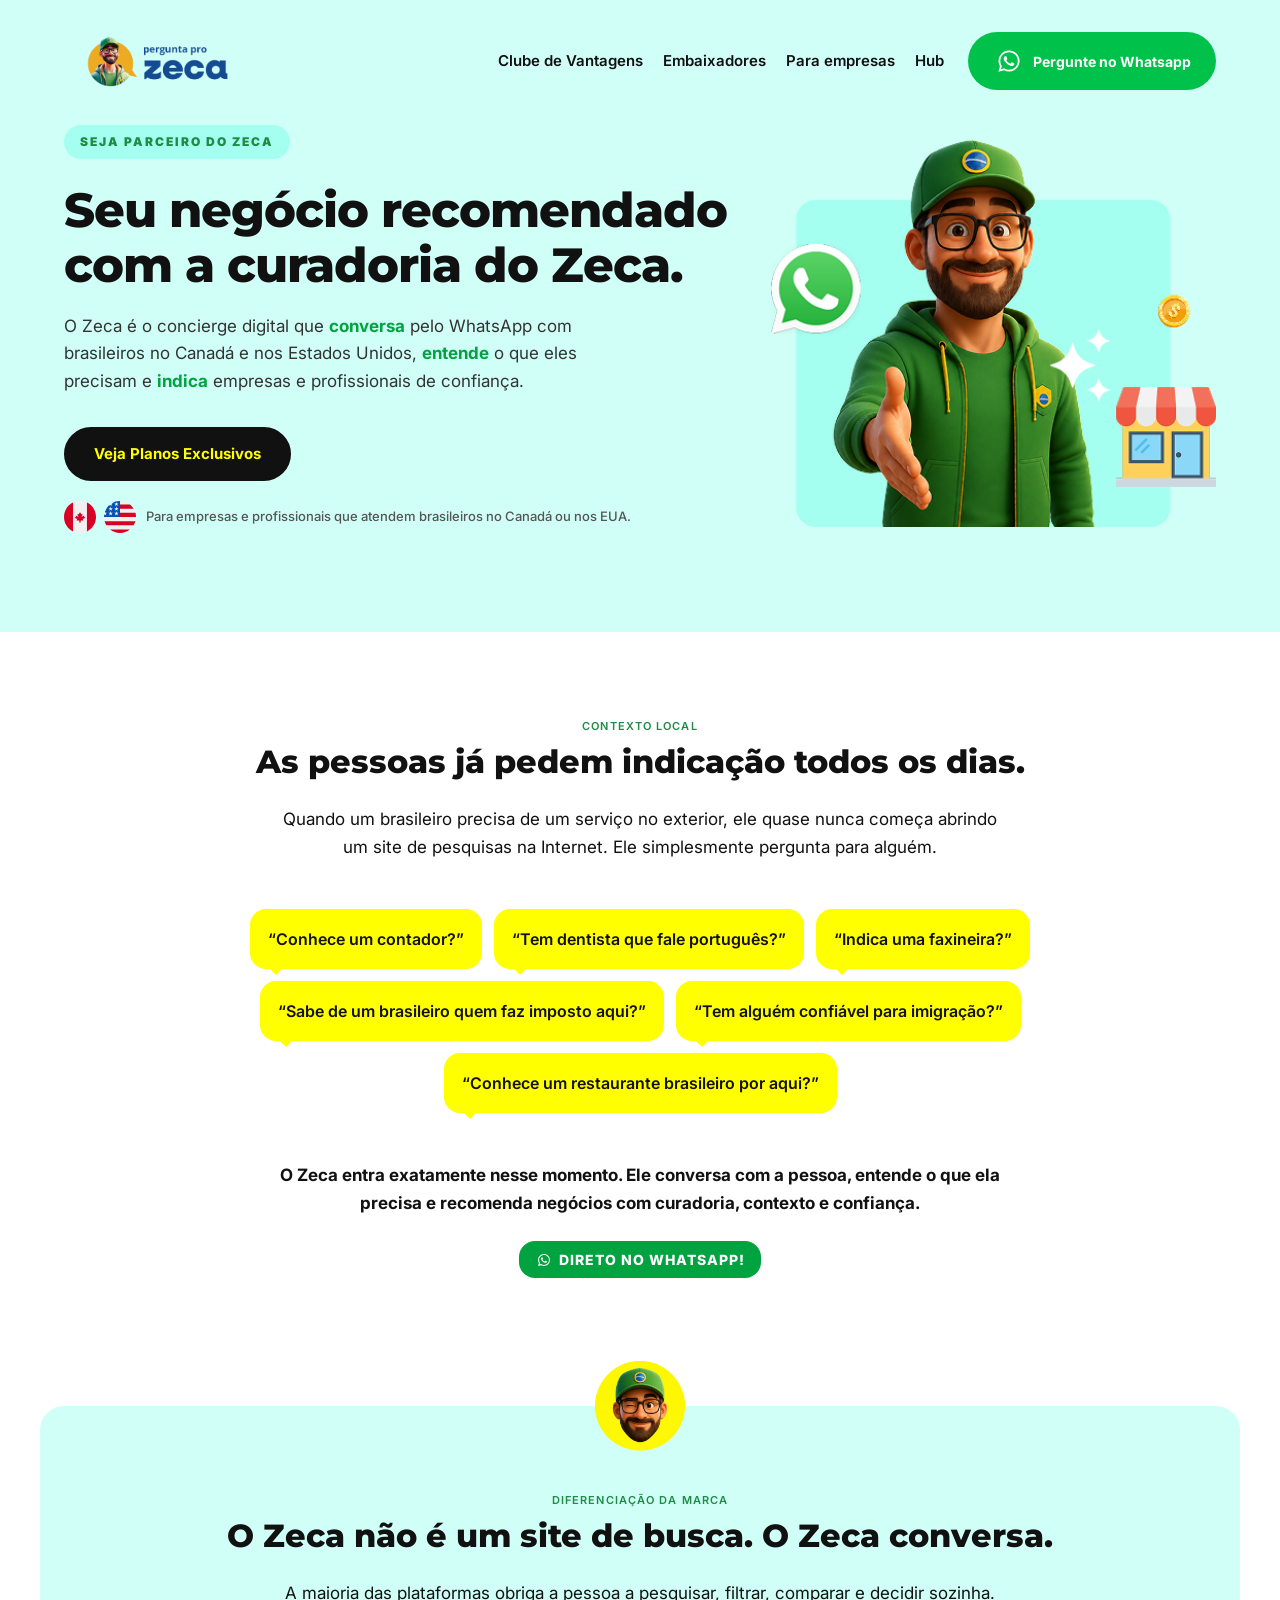
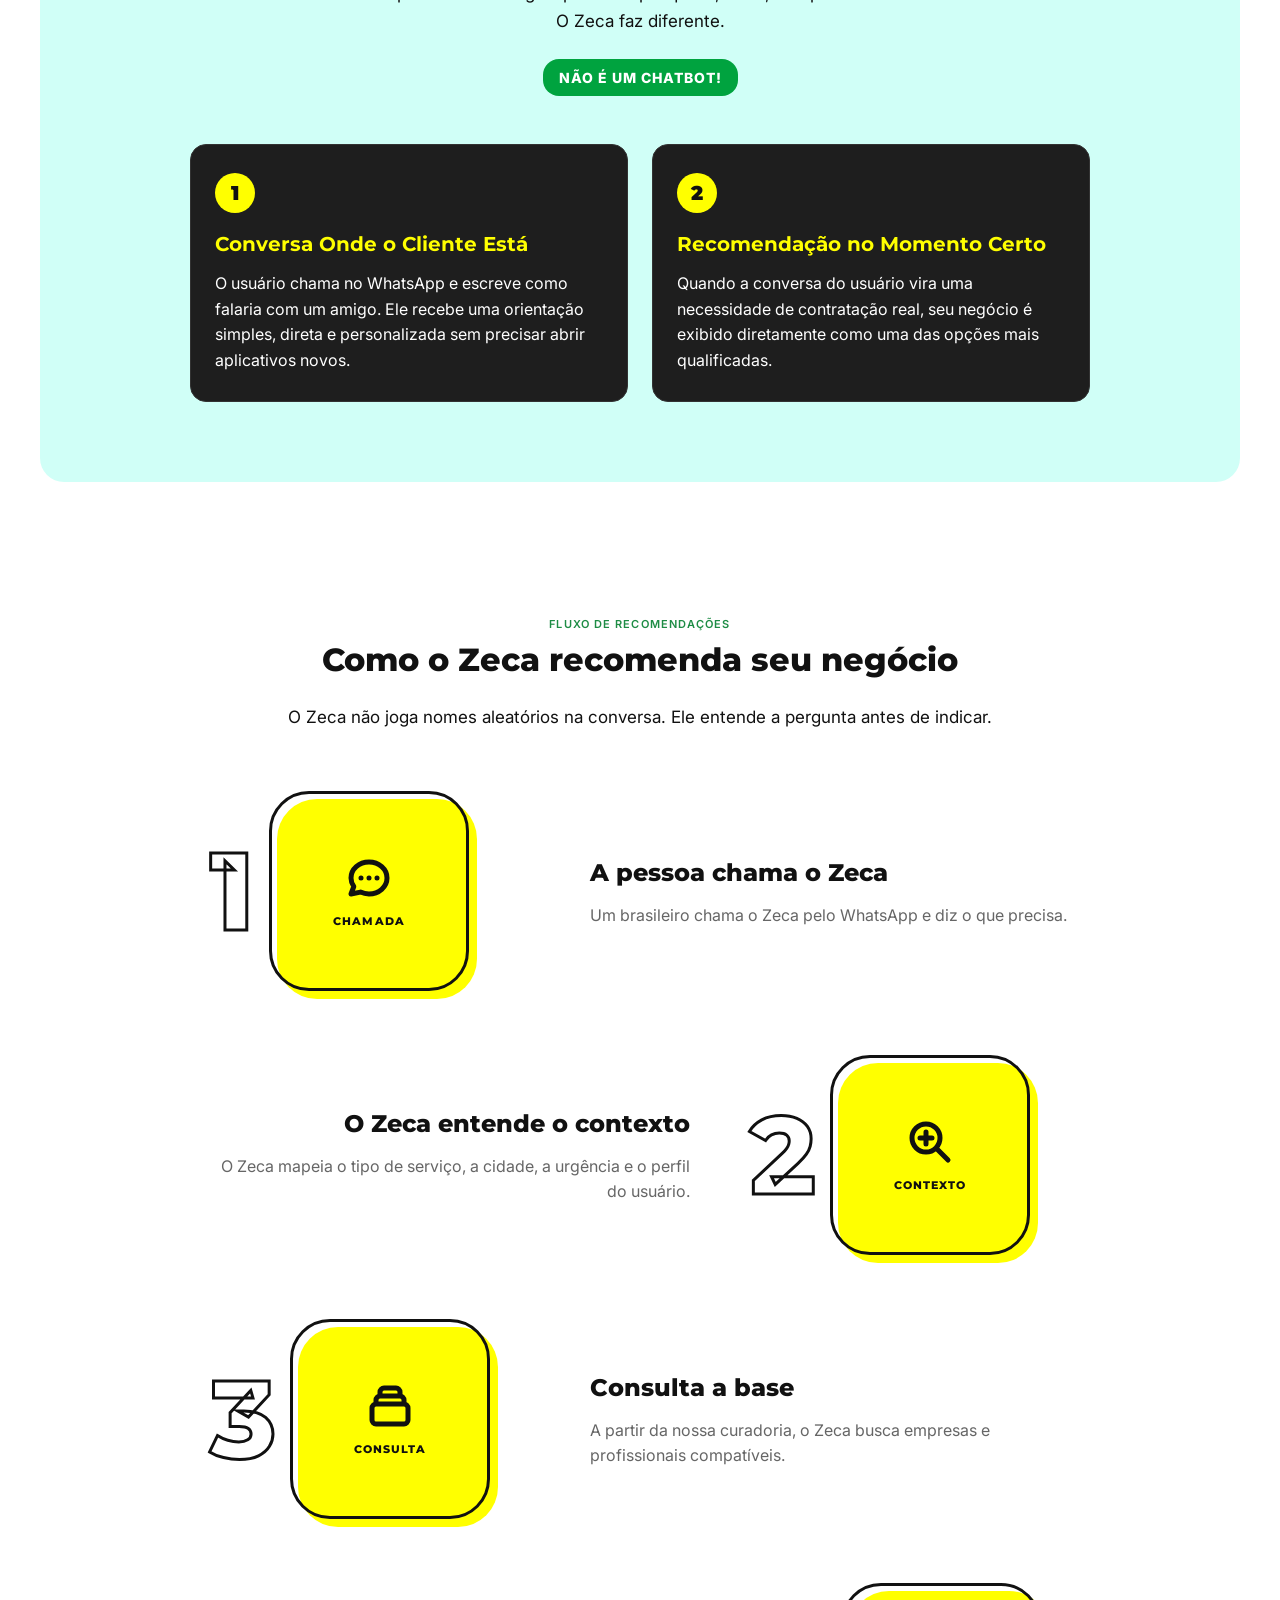
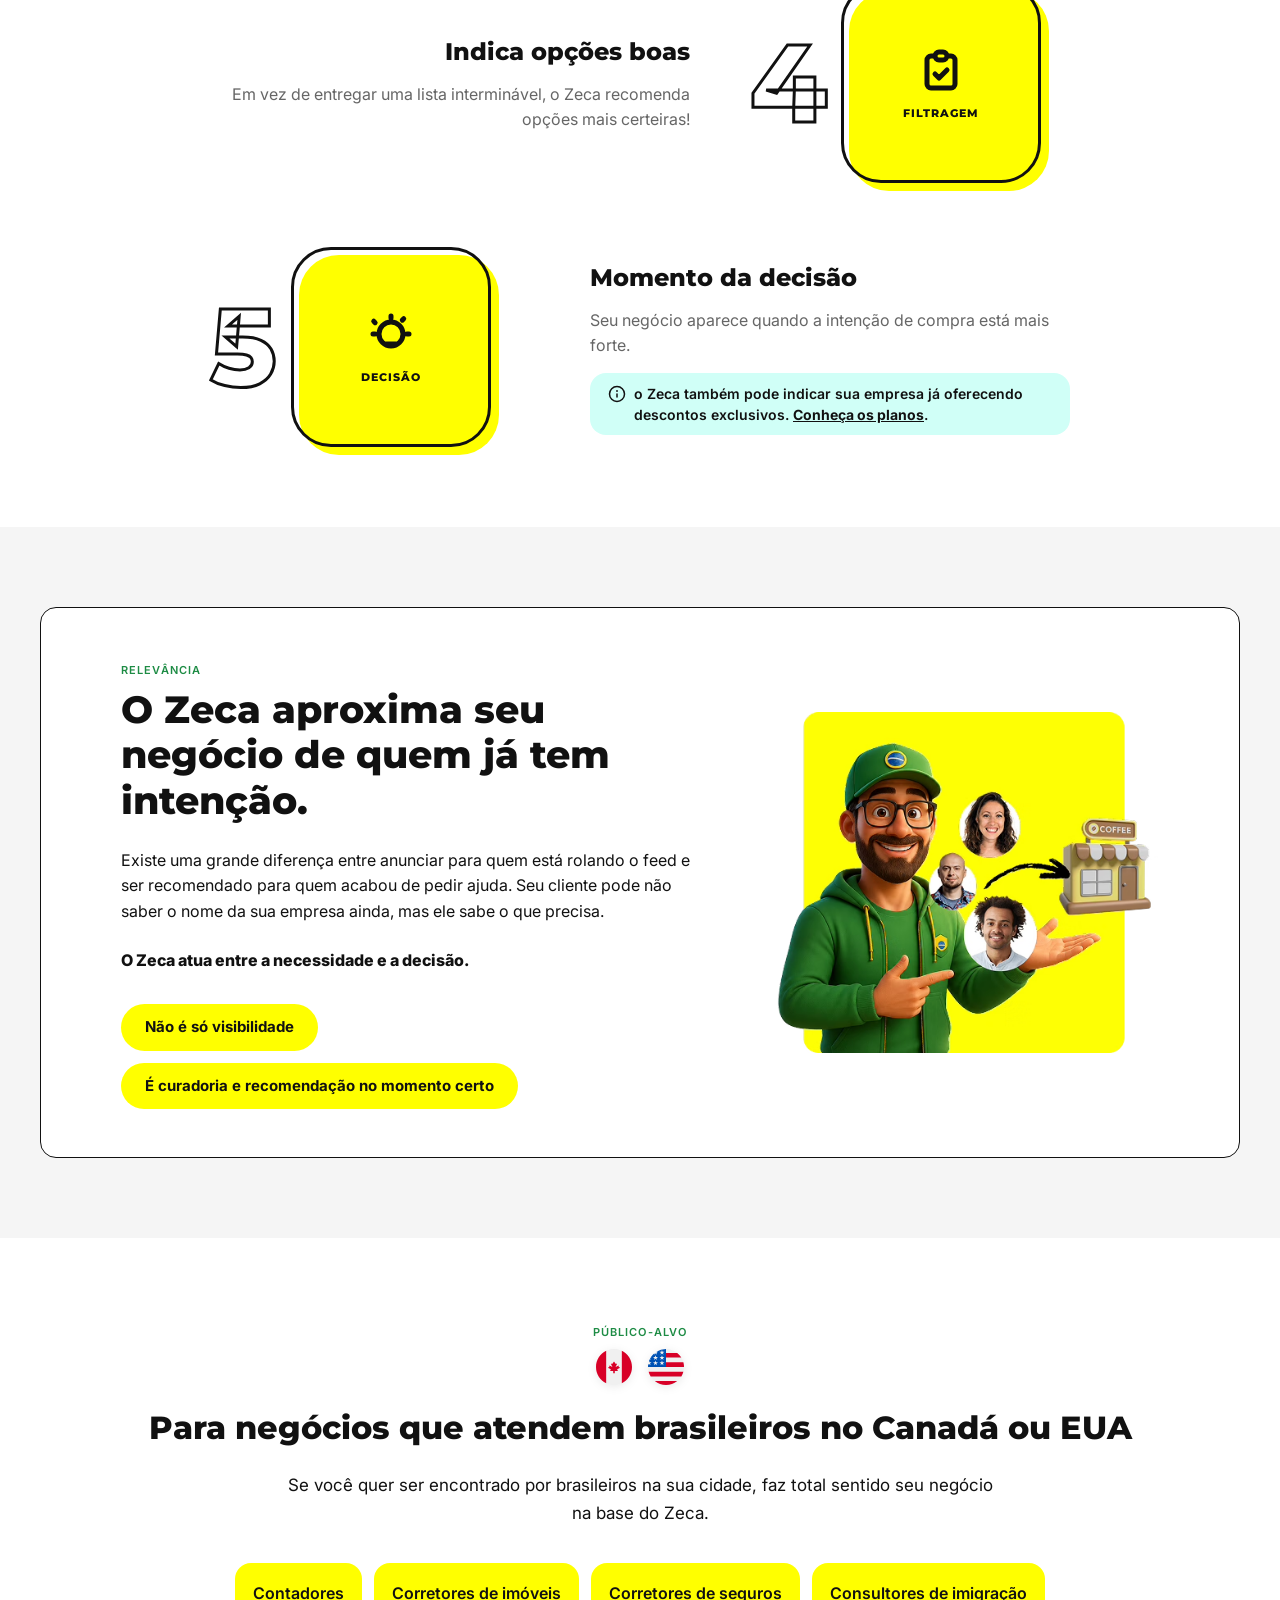
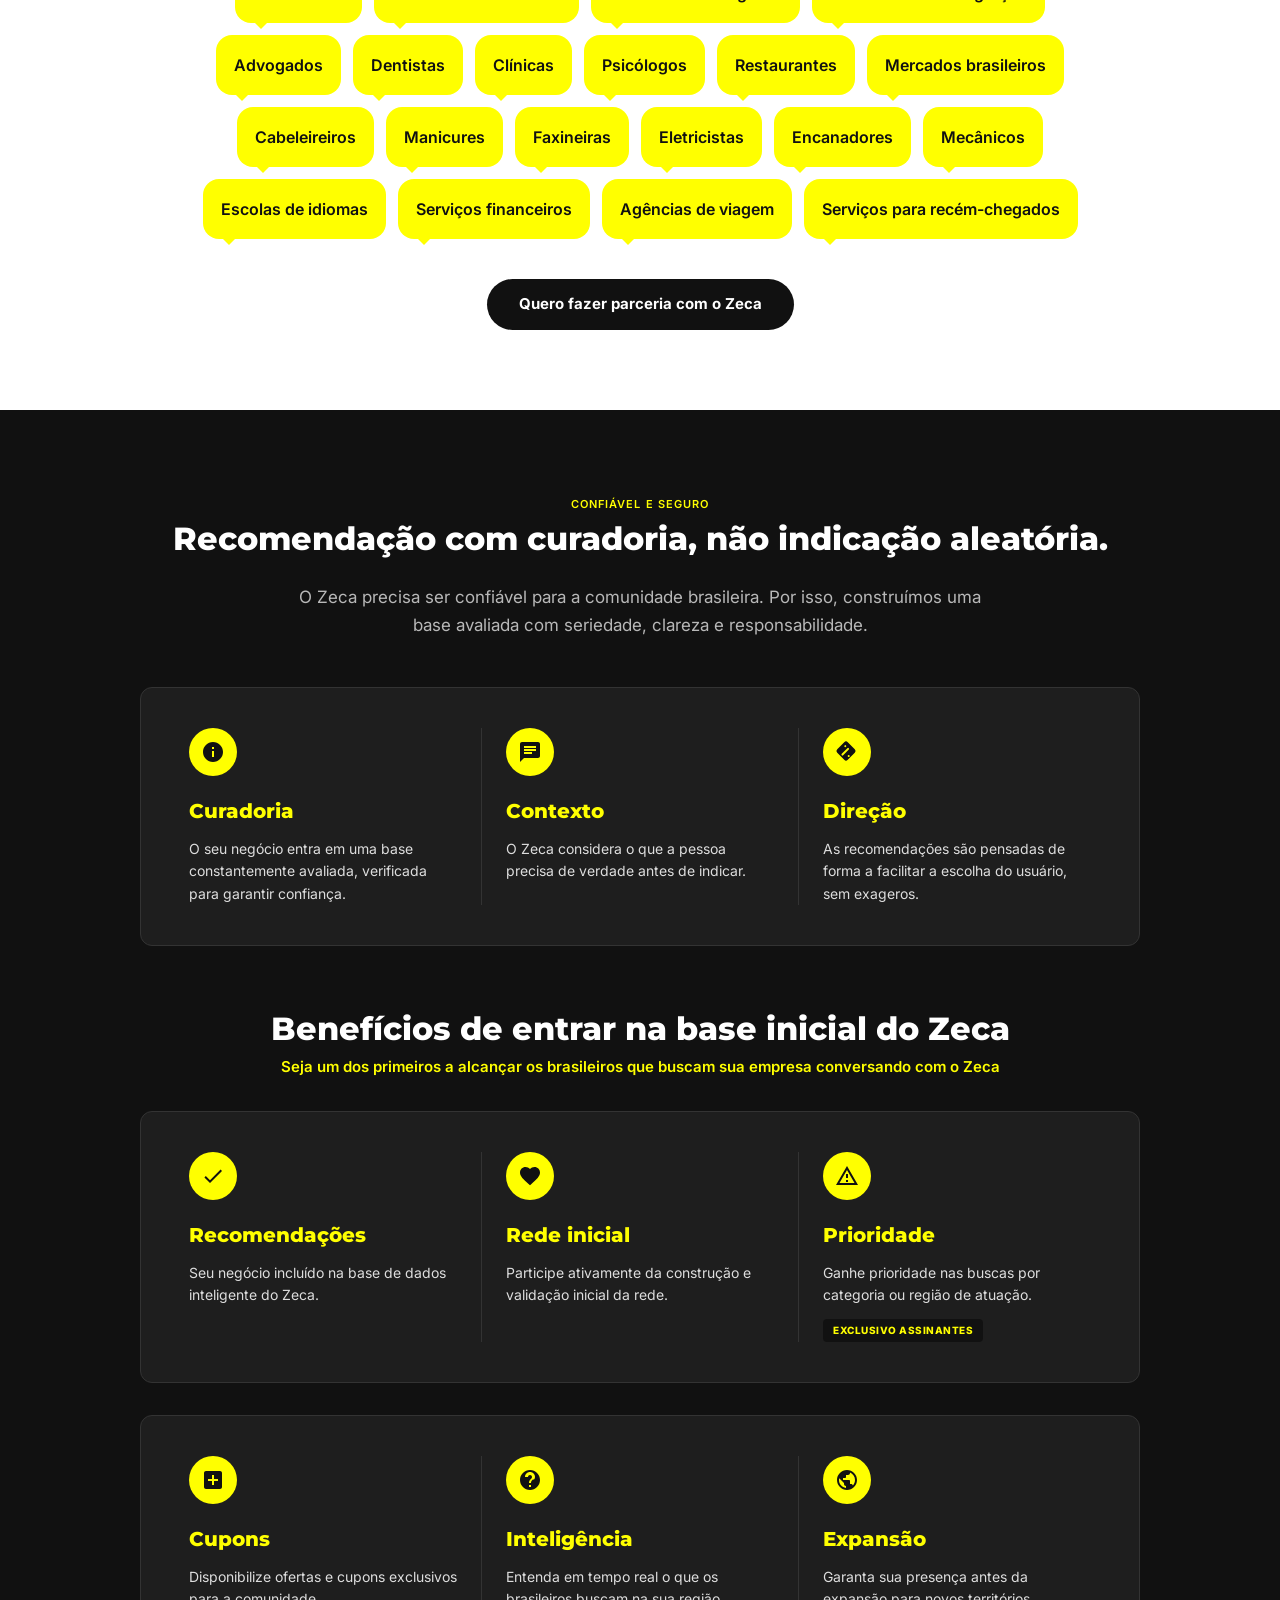
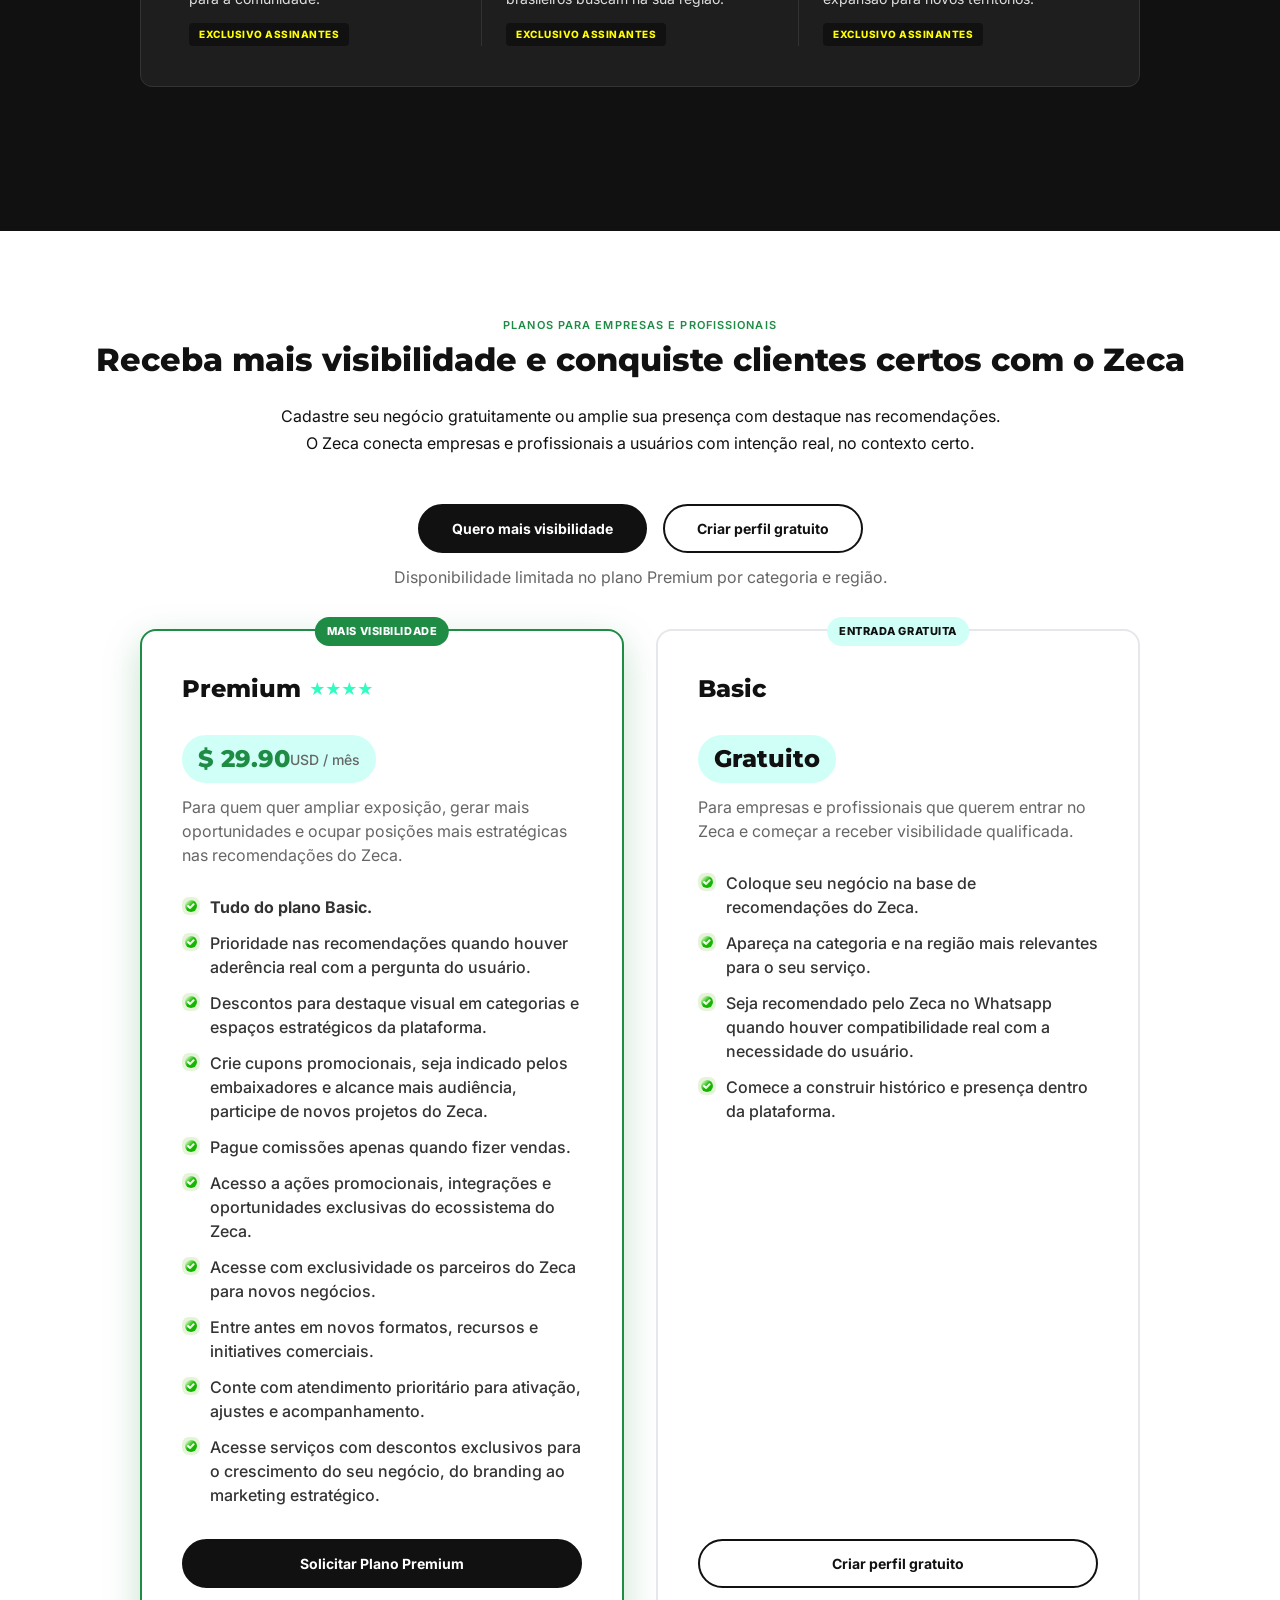
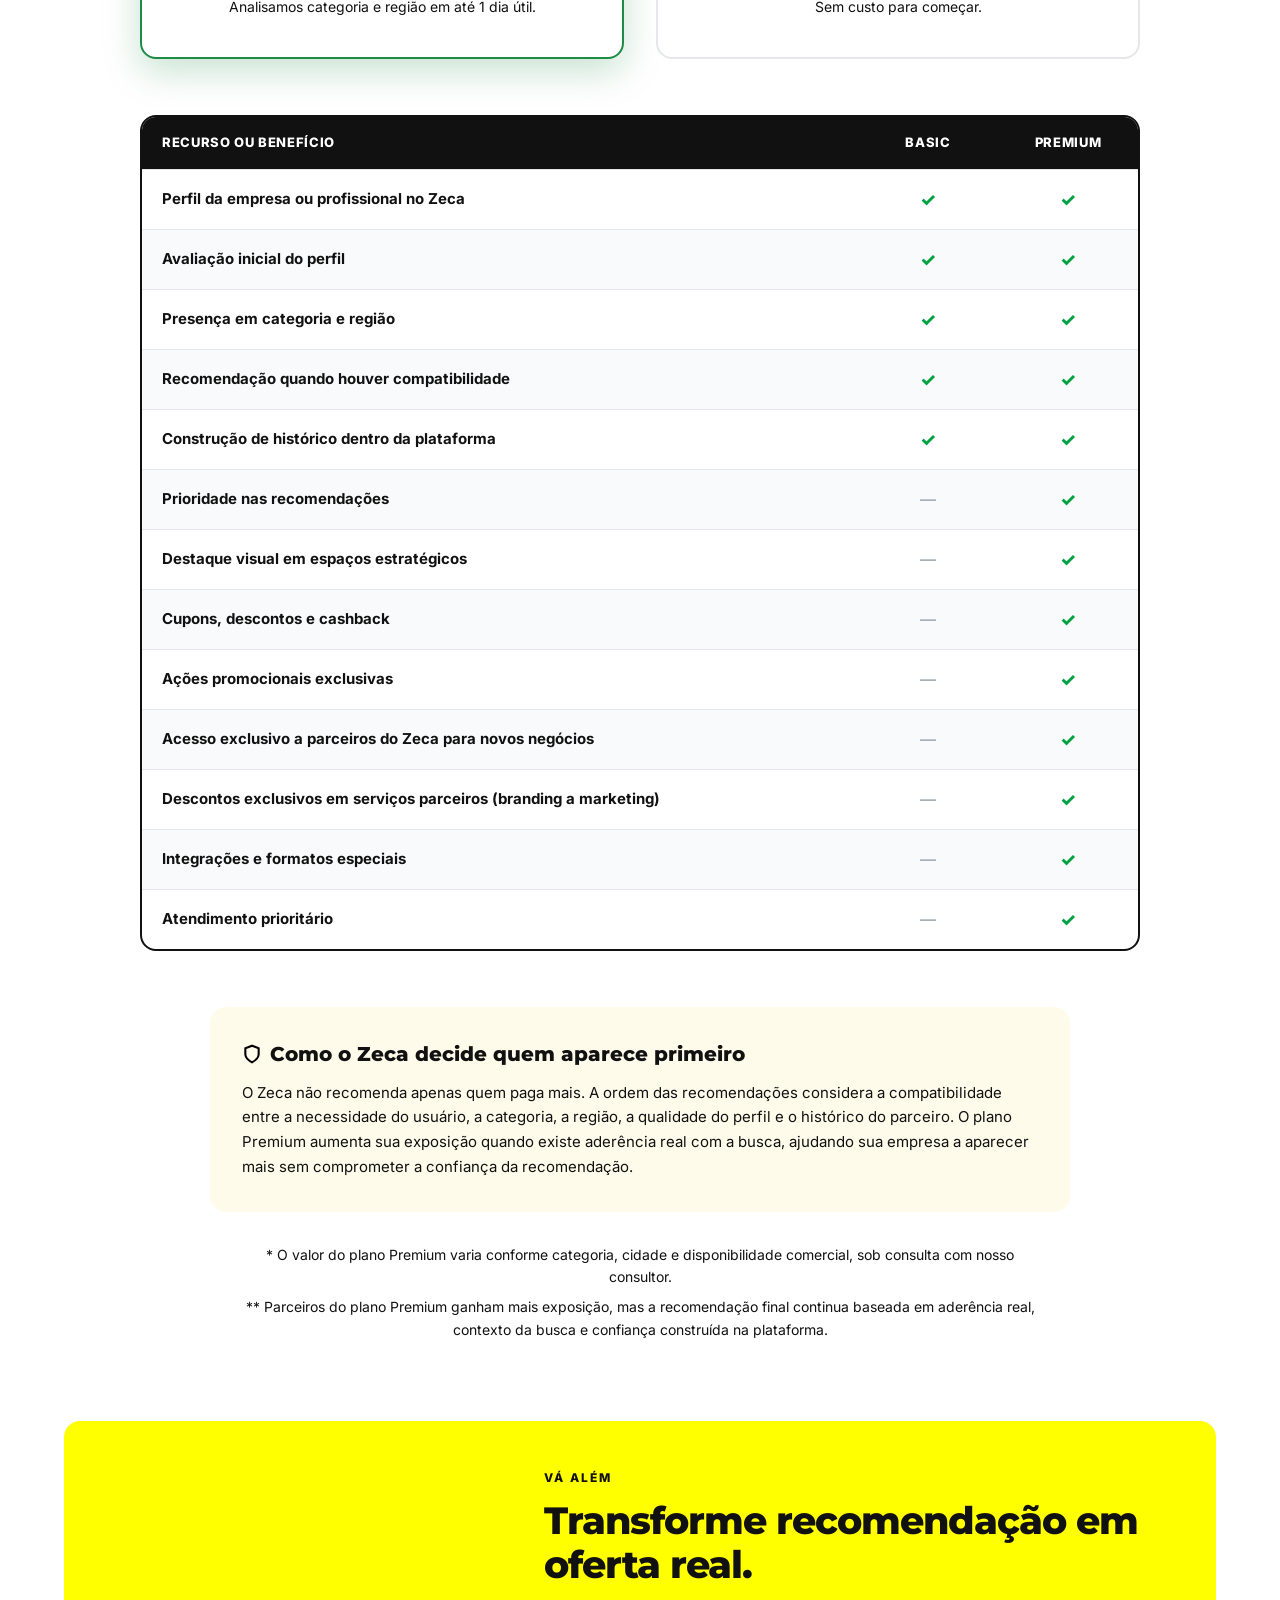
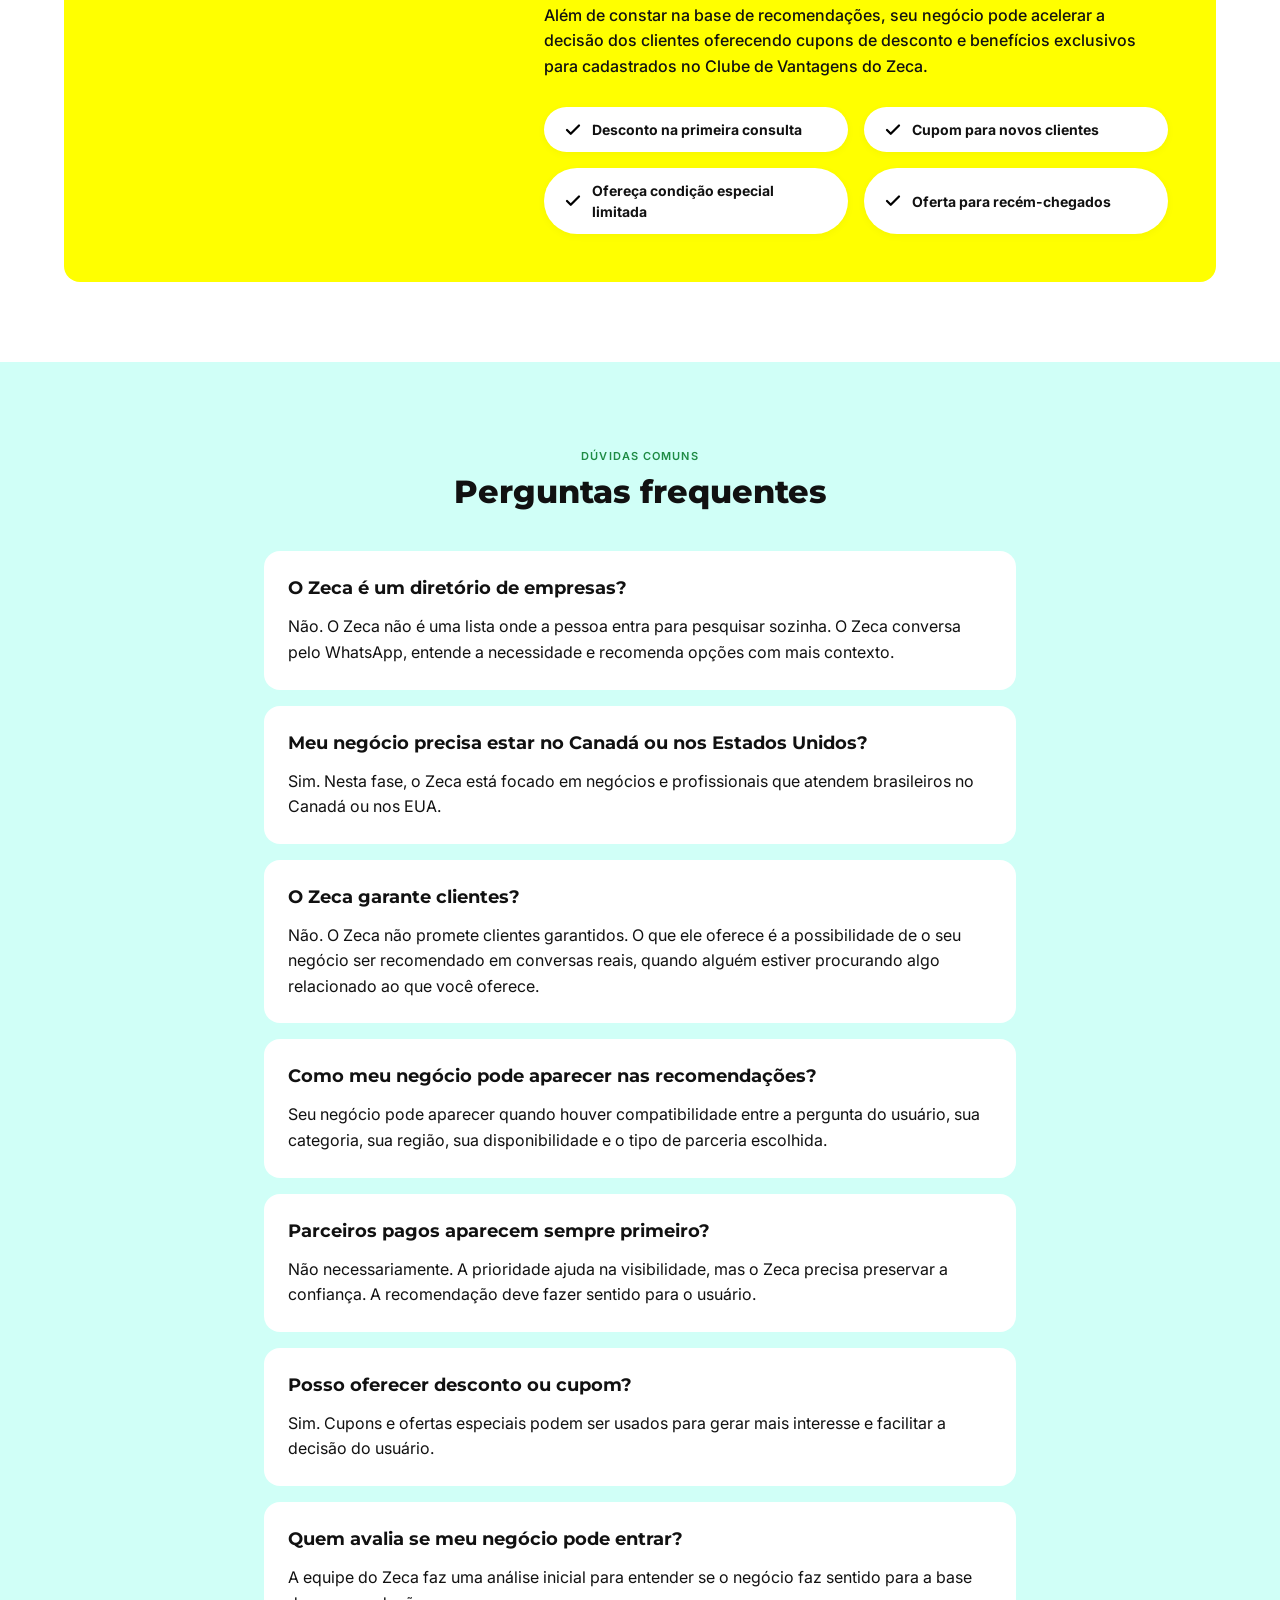
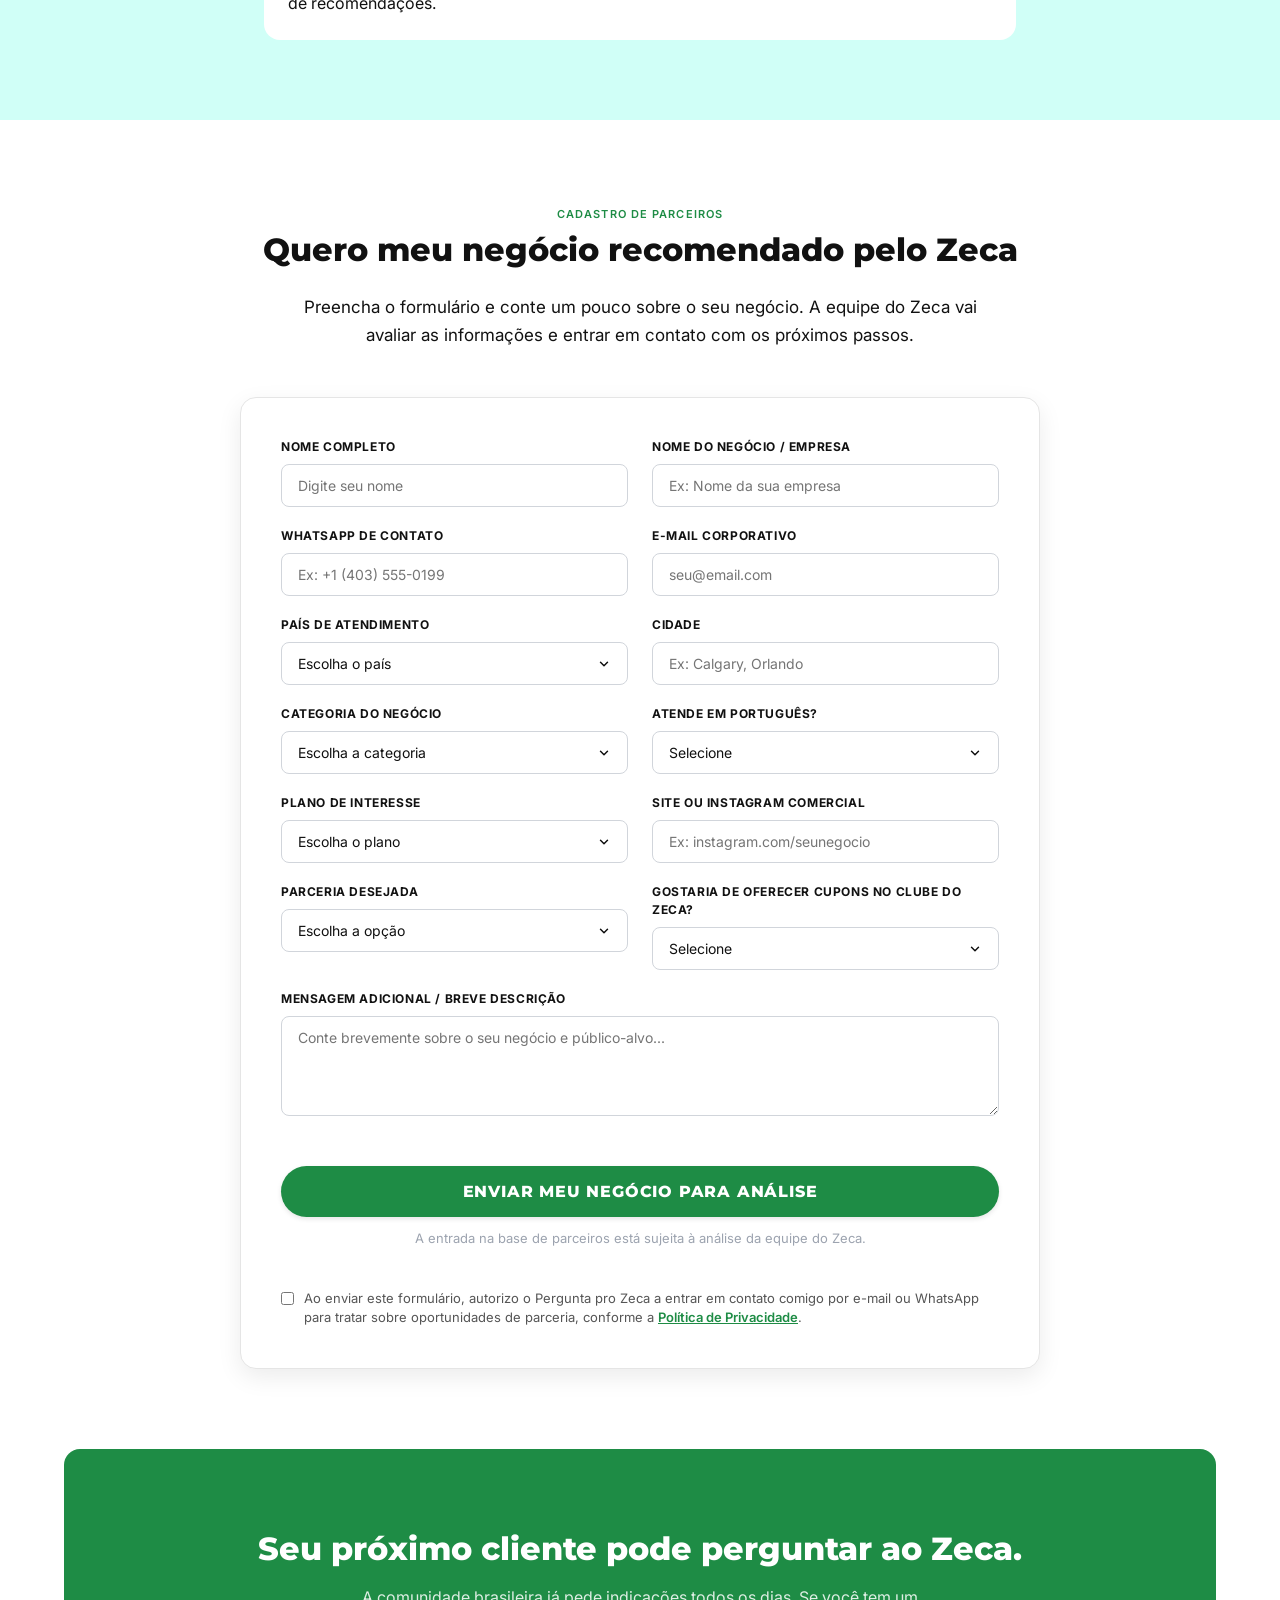
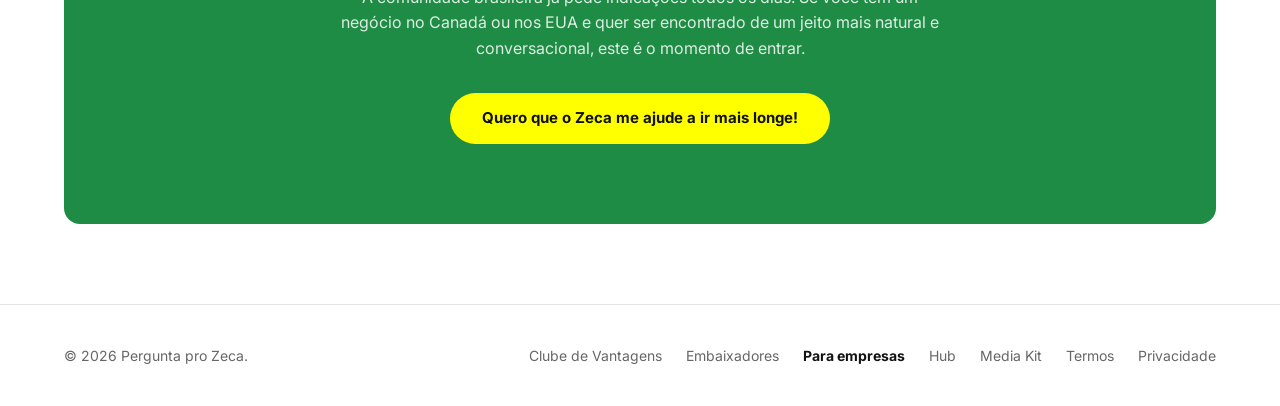
<file: parceiros.html>
<!DOCTYPE html>
<html lang="pt-BR">
<head>
  <meta charset="UTF-8">
  <meta name="viewport" content="width=device-width, initial-scale=1.0">
  <title>Parcerias para Empresas e Profissionais - Pergunta pro Zeca</title>
  <meta name="description" content="Anuncie no Zeca e apareça nas recomendações do WhatsApp para brasileiros no Canadá e Estados Unidos no momento em que eles buscam seu serviço.">
  <link rel="stylesheet" href="styles/main.css">
  <link rel="stylesheet" href="styles/components.css">
  <link rel="shortcut icon" href="icones/zecafavicon.ico" type="image/x-icon">
  <style>
    /* Importação da Tipografia Oficial do Design System */
    @import url('https://fonts.googleapis.com/css2?family=Montserrat:wght@700;800&family=Inter:wght@400;500;600;700&display=swap');
    
    /* Variáveis do Design System de Parceiros */
    :root {
      --color-brand-yellow: #FFFF00;       /* Palco (Fundo Hero, destaques) */
      --color-brand-green: #1E8C45;        /* Ação (CTAs principais, ícones) */
      --color-brand-green-light: #D0FFF7;  /* Cards suaves, chat */
      --color-black: #111111;              /* Contraste e Headings */
      --color-white: #FFFFFF;              /* Fundo neutro e cards */
      --color-gray-100: #2D2D2D;           /* Fundo alternado escuro (#2D2D2D) */
      --color-gray-400: #9CA3AF;           /* Microcopy e labels secundários */
      --color-green-cta-text: #0D5C2E;     /* Texto sobre verde claro */
      
      --border-radius-sm: 16px;
      --border-radius-md: 16px;
      --border-radius-lg: 16px;
      
      --font-display: 'Montserrat', sans-serif;
      --font-body: 'Inter', sans-serif;
      
      --space-xs: 8px;
      --space-sm: 16px;
      --space-md: 24px;
      --space-lg: 48px;
      --space-xl: 80px;
      --space-2xl: 120px;
    }

    /* Reset e Tipografia Geral */
    h1, h2, h3, .font-display {
      font-family: var(--font-display);
      color: var(--color-black);
    }

    body, p, span, li, label, input, select, textarea, button {
      font-family: var(--font-body);
    }

    /* Eyebrow de Seção */
    .legal-eyebrow {
      font-size: 11px;
      font-weight: 600;
      text-transform: uppercase;
      letter-spacing: 0.1em;
      color: var(--color-brand-green);
      margin-bottom: var(--space-xs);
      display: inline-block;
    }

    .section-title {
      font-size: 32px;
      font-weight: 800;
      margin-bottom: var(--space-md);
      line-height: 1.2;
    }

    .section-intro-text {
      font-size: 17px;
      color: var(--color-text-main);
      line-height: 1.65;
      max-width: 720px;
      margin: 0 auto var(--space-lg) auto;
    }

    /* ================= SEÇÕES COM FUNDOS ALTERNADOS ================= */

    /* 1. Hero Section (Fundo Amarelo) - space-2xl vertical */
    .section-hero {
      background-color: #D0FFF7;
      padding: 112px 0 var(--space-xl);
      position: relative;
      overflow: hidden;
    }

    .hero-badge-title {
      display: inline-block;
      font-size: 12px;
      font-weight: 900;
      text-transform: uppercase;
      letter-spacing: 2px;
      color: var(--color-brand-green);
      background-color: #A4FFF0;
      padding: 8px 16px;
      border-radius: var(--border-radius-pill);
      margin-bottom: 24px !important;
    }

    .section-hero .container {
      display: flex;
      justify-content: space-between;
      align-items: center;
      gap: 40px;
    }

    .hero-content {
      flex: 1.2;
      padding-bottom: 0;
      z-index: 2;
    }

    .hero-content h1 {
      font-size: 48px;
      font-weight: 800;
      line-height: 1.15;
      margin-bottom: 20px;
      letter-spacing: -1px;
    }

    .hero-content p {
      font-size: 17px;
      color: #333333;
      margin-bottom: 32px;
      max-width: 520px;
      line-height: 1.6;
    }

    .hero-buttons {
      display: flex;
      gap: 16px;
      flex-wrap: wrap;
      margin-bottom: 12px;
    }

    .hero-buttons .btn-secondary {
      border: 2px solid var(--color-black);
      background-color: var(--color-black);
      color: var(--color-brand-yellow);
      border-radius: var(--border-radius-pill);
      padding: 14px 28px;
      font-weight: 700;
      font-size: 15px;
      transition: all 150ms ease;
      display: inline-block;
      text-decoration: none;
    }

    .hero-buttons .btn-secondary:hover {
      background-color: #222222;
      color: var(--color-brand-yellow);
    }

    .hero-microcopy {
      font-size: 13px;
      color: #555555;
      font-weight: 500;
    }

    .hero-image-wrapper {
      flex: 0.8;
      display: flex;
      justify-content: flex-end;
      align-self: center;
      z-index: 2;
    }

    .hero-image {
      max-width: 100%;
      height: 440px;
      display: block;
      object-fit: contain;
      vertical-align: bottom;
    }

    /* Header transparente absoluto nesta página */
    .site-header--transparent {
      background-color: transparent !important;
      box-shadow: none !important;
      position: absolute;
      top: 0;
      left: 0;
      right: 0;
      z-index: 100;
    }

    /* 2. Seção de Contexto (Fundo Branco) */
    .section-context {
      background-color: var(--color-white);
      padding: var(--space-xl) 0;
      text-align: center;
    }

    /* Pílulas de categorias e perguntas */
    .partners-pills-container {
      display: flex;
      flex-wrap: wrap;
      justify-content: center;
      gap: 12px;
      margin: 0px 0 var(--space-lg) 0;
      max-width: 860px;
      margin-left: auto;
      margin-right: auto;
    }

    .partner-pill {
      background-color: #FFFF00;
      color: var(--color-black);
      padding: 18px;
      border-radius: 16px;
      font-size: 16px;
      font-weight: 600;
      transition: all var(--transition-fast);
      border: none;
      position: relative;
      display: inline-block;
    }

    .partner-pill::after {
      content: '';
      position: absolute;
      bottom: -6px;
      left: 20px;
      width: 0;
      height: 0;
      border-left: 6px solid transparent;
      border-right: 6px solid transparent;
      border-top: 6px solid #FFFF00;
      transition: border-top-color var(--transition-fast);
    }

    .partner-pill:hover {
      background-color: var(--color-black);
      color: var(--color-white);
      transform: translateY(-1px);
    }

    .partner-pill:hover::after {
      border-top-color: var(--color-black);
    }

    /* Animação de flutuar suavemente */
    @keyframes floatAnimation {
      0% {
        transform: translateY(0);
      }
      50% {
        transform: translateY(-6px);
      }
      100% {
        transform: translateY(0);
      }
    }

    .whatsapp-badge-bounce,
    .chatbot-badge-bounce {
      display: inline-flex;
      align-items: center;
      justify-content: center;
      background-color: #00a33f;
      color: var(--color-white);
      padding: 8px 16px;
      border-radius: 16px;
      border: none;
      font-size: 14px;
      font-weight: 800;
      text-transform: uppercase;
      letter-spacing: 1px;
      margin-top: 24px;
      animation: floatAnimation 3s ease-in-out infinite;
      box-shadow: none;
    }
    .chatbot-badge-bounce {
      margin-bottom: var(--space-lg);
    }
    .disclaimer-pill {
      display: inline-flex;
      align-items: flex-start;
      background-color: #d0fff7;
      color: var(--color-black);
      padding: 10px 18px;
      border-radius: 16px;
      font-size: 14px;
      font-weight: 600;
      line-height: 1.5;
      margin-top: 14px;
      border: none;
      max-width: 100%;
      text-align: left;
      box-sizing: border-box;
    }
    .disclaimer-pill a {
      color: var(--color-black);
      text-decoration: underline;
      font-weight: 700;
    }
    .disclaimer-pill a:hover {
      text-decoration: none;
    }
    .exclusive-badge {
      display: inline-block;
      background-color: var(--color-black);
      color: var(--color-brand-yellow);
      border: none;
      font-size: 10px;
      font-weight: 800;
      text-transform: uppercase;
      padding: 4px 10px;
      border-radius: 4px;
      margin-top: 12px;
      letter-spacing: 0.5px;
    }

    /* 3. Seção de Diferenciação (Card Arredondado flutuante com fundo #D0FFF7) */
    .section-diff {
      position: relative;
      background-color: #D0FFF7;
      padding: var(--space-xl) 24px;
      text-align: center;
      color: var(--color-black);
      border-radius: 24px;
      max-width: 1200px;
      width: calc(100% - 48px);
      margin: 48px auto;
      border: none;
      box-shadow: none;
    }
    .zeca-pisca-badge {
      position: absolute;
      top: -45px;
      left: 50%;
      transform: translateX(-50%);
      width: 90px;
      height: 90px;
      z-index: 10;
    }
    .section-diff .section-title {
      color: var(--color-black) !important;
    }
    .section-diff .section-intro-text {
      color: var(--color-text-main) !important;
    }

    .chat-simulator-grid {
      display: grid;
      grid-template-columns: repeat(2, 1fr);
      gap: 24px;
      margin-top: 40px;
    }

    /* Cards de Passos Internos em Diferenciação */
    .step-card {
      background-color: #1e1e1e;
      border-radius: 16px;
      padding: 28px 24px;
      text-align: left;
      border: 1px solid #333333;
      position: relative;
      display: flex;
      flex-direction: column;
      align-items: flex-start;
    }

    .step-card-badge {
      font-size: 20px;
      font-weight: 900;
      color: #111111;
      background-color: #FFFF00;
      width: 40px;
      height: 40px;
      border-radius: 50%;
      display: flex;
      align-items: center;
      justify-content: center;
      margin-bottom: 16px;
      font-family: var(--font-display);
    }

    .step-card h3 {
      font-size: 20px;
      font-weight: 700;
      margin-bottom: 12px;
      color: #FFFF00;
      font-family: var(--font-display);
    }

    .step-card p {
      font-size: 16px;
      color: #FFFFFF;
      line-height: 1.6;
      margin: 0;
    }
    .section-trust .section-title {
      color: var(--color-white) !important;
    }
    .section-trust .section-intro-text {
      color: rgba(255, 255, 255, 0.7) !important;
    }

    /* 4. Seção Como Funciona (Fundo Branco) */
    .section-how {
      background-color: var(--color-white);
      padding: var(--space-xl) 0;
      text-align: center;
    }

    /* Novo Fluxo de Recomendações Ilustrativo/Neo-Brutalista */
    .flow-steps-vertical {
      max-width: 860px;
      margin: 60px auto 0 auto;
      display: flex;
      flex-direction: column;
      gap: 64px;
    }

    .flow-step-row {
      display: flex;
      align-items: center;
      gap: 60px;
      width: 100%;
    }

    .flow-step-row--even {
      flex-direction: row-reverse;
    }

    .flow-step-visual-group {
      display: flex;
      align-items: center;
      gap: 24px;
      position: relative;
      flex-shrink: 0;
      width: 320px;
    }

    .flow-step-row--even .flow-step-visual-group {
      flex-direction: row; /* Mantém o número à esquerda do card mesmo na linha reversa */
    }

    .flow-number-giant {
      font-family: var(--font-display);
      font-size: 110px;
      font-weight: 800;
      color: transparent;
      -webkit-text-stroke: 3px var(--color-black);
      line-height: 1;
      user-select: none;
      flex-shrink: 0;
      margin-right: -10px;
      z-index: 10;
    }

    .flow-card-illustrative {
      position: relative;
      width: 200px;
      height: 200px;
      border-radius: 40px;
      display: flex;
      flex-direction: column;
      align-items: center;
      justify-content: center;
      gap: 12px;
      padding: 24px;
      background-color: transparent;
      z-index: 1;
      flex-shrink: 0;
    }

    /* Camada de fundo amarelo deslocada (offset) */
    .flow-card-illustrative::before {
      content: "";
      position: absolute;
      top: 8px;
      left: 8px;
      right: -8px;
      bottom: -8px;
      background-color: var(--color-brand-yellow);
      border-radius: 40px;
      z-index: -1;
      transition: all 150ms ease;
    }

    /* Camada da borda preta */
    .flow-card-illustrative::after {
      content: "";
      position: absolute;
      top: 0;
      left: 0;
      right: 0;
      bottom: 0;
      border: 3px solid var(--color-black);
      border-radius: 40px;
      z-index: 2;
      pointer-events: none;
    }

    .flow-card-illustrative:hover::before {
      top: 0;
      left: 0;
      right: 0;
      bottom: 0;
    }

    .flow-card-icon {
      width: 48px;
      height: 48px;
      color: var(--color-black);
      z-index: 3;
    }

    .flow-card-title {
      font-family: var(--font-display);
      font-size: 11px;
      font-weight: 800;
      text-transform: uppercase;
      letter-spacing: 0.1em;
      color: var(--color-black);
      text-align: center;
      line-height: 1.3;
      z-index: 3;
    }

    .flow-text-ds {
      flex: 1;
      text-align: left;
    }

    .flow-step-row--even .flow-text-ds {
      text-align: right;
    }

    .flow-text-ds h4 {
      font-family: var(--font-display);
      font-size: 24px;
      font-weight: 800;
      color: var(--color-black);
      margin-bottom: 12px;
    }

    .flow-text-ds p {
      font-size: 16px;
      color: var(--color-text-muted);
      line-height: 1.6;
      margin: 0;
    }

    /* 5. Seção de Relevância / Prova de Valor (Fundo Branco com duas colunas) */
    .section-proof {
      background-color: #F5F5F5;
      padding: var(--space-xl) 0;
    }

    .section-proof-container {
      display: flex;
      align-items: center;
      justify-content: space-between;
      gap: 60px;
      background-color: var(--color-white);
      border: 1px solid var(--color-black);
      border-radius: var(--border-radius-lg);
      padding: var(--space-lg) var(--space-xl);
    }

    .proof-content {
      flex: 1.2;
      text-align: left;
    }

    .proof-content .section-title {
      font-size: 38px;
      font-weight: 800;
      margin-bottom: 24px;
      line-height: 1.2;
    }

    .proof-desc {
      font-size: 16px;
      color: var(--color-text-main);
      line-height: 1.6;
      margin-bottom: 24px;
    }

    .proof-highlight {
      font-size: 16px;
      font-weight: 800;
      color: var(--color-black);
      margin-bottom: 32px;
    }

    .proof-pills {
      display: flex;
      flex-wrap: wrap;
      gap: 12px;
    }

    .proof-pill {
      background-color: var(--color-brand-yellow);
      color: var(--color-black);
      padding: 12px 24px;
      border-radius: var(--border-radius-pill);
      font-size: 15px;
      font-weight: 700;
      display: inline-block;
    }

    .proof-image-wrapper {
      flex: 0.8;
      display: flex;
      justify-content: center;
      align-items: center;
    }

    .proof-image {
      max-width: 100%;
      height: auto;
      object-fit: contain;
      border-radius: 24px;
    }

    /* 6. Seção Para quem é (Fundo Branco) */
    .section-for-who {
      background-color: var(--color-white);
      padding: var(--space-xl) 0;
      text-align: center;
    }

    .for-who-flags {
      display: flex;
      justify-content: center;
      gap: 16px;
      margin-bottom: 24px;
    }

    .for-who-flags img {
      width: 36px;
      height: auto;
      object-fit: contain;
      filter: drop-shadow(0px 2px 4px rgba(0, 0, 0, 0.08));
    }

    .btn-black-ds {
      background-color: var(--color-black);
      color: var(--color-white);
      border-radius: var(--border-radius-pill);
      padding: 14px 32px;
      font-weight: 700;
      font-size: 15px;
      display: inline-block;
      transition: background-color 150ms ease, transform 150ms ease;
      border: none;
      text-decoration: none;
    }

    .btn-black-ds:hover {
      background-color: #222222;
      transform: translateY(-1px);
      color: var(--color-white);
    }

    /* 7. Seção de Confiança / Oferta MVP (Fundo Preto) */
    .section-trust {
      background-color: var(--color-black);
      padding: var(--space-xl) 0;
      text-align: center;
      color: var(--color-white);
    }

    .section-trust .legal-eyebrow {
      color: var(--color-brand-yellow) !important;
    }

    /* Contêiner de Confiança Horizontal (Layout img 1) */
    .trust-container-horizontal {
      background-color: #1e1e1e;
      border: 1px solid #333333;
      border-radius: 12px;
      display: flex;
      align-items: stretch;
      padding: 40px 24px;
      max-width: 1000px;
      margin: 0 auto 64px auto;
      text-align: left;
      box-shadow: none;
    }

    .trust-column {
      flex: 1;
      padding: 0 24px;
      display: flex;
      flex-direction: column;
      align-items: flex-start;
    }

    .trust-icon-circle {
      width: 48px;
      height: 48px;
      border-radius: 50%;
      background-color: var(--color-brand-yellow);
      display: flex;
      align-items: center;
      justify-content: center;
      margin-bottom: 20px;
    }

    .trust-column-icon {
      width: 24px;
      height: 24px;
      color: #111111;
    }

    .trust-column-title {
      font-family: var(--font-display);
      font-size: 20px;
      font-weight: 800;
      color: var(--color-brand-yellow);
      margin-bottom: 12px;
    }

    .trust-column-desc {
      font-size: 14px;
      color: rgba(255, 255, 255, 0.85);
      line-height: 1.6;
      margin: 0;
    }

    .trust-column-divider {
      width: 1px;
      background-color: #333333;
      align-self: stretch;
      margin: 0;
      flex-shrink: 0;
    }

    @media (max-width: 768px) {
      .trust-container-horizontal {
        flex-direction: column;
        gap: 32px;
        padding: 32px 16px;
      }
      .trust-column {
        padding: 0;
      }
      .trust-column-divider {
        width: 100%;
        height: 1px;
      }
    }

    /* Grid 3x2 de Cards de Benefício */
    .benefit-mvp-grid {
      display: grid;
      grid-template-columns: repeat(3, 1fr);
      gap: var(--space-md);
      max-width: 1000px;
      margin: 0 auto;
      text-align: left;
    }

    .benefit-mvp-card {
      background-color: var(--color-white);
      border: 1px solid #E5E7EB;
      border-radius: 16px;
      padding: 24px;
      transition: transform 200ms ease, box-shadow 200ms ease;
      display: flex;
      flex-direction: column;
      align-items: flex-start;
    }

    .benefit-mvp-card:hover {
      transform: translateY(-4px);
      box-shadow: 0 4px 16px rgba(0, 0, 0, 0.08);
    }

    .benefit-mvp-card .card-icon {
      width: 24px;
      height: 24px;
      margin-bottom: 12px;
      color: var(--color-brand-green);
      fill: currentColor;
    }

    .benefit-mvp-card .card-label {
      color: var(--color-brand-green);
      font-size: 11px;
      text-transform: uppercase;
      font-weight: 600;
      letter-spacing: 0.1em;
      margin-bottom: 8px;
    }

    .benefit-mvp-card .card-headline {
      color: var(--color-black);
      font-size: 17px;
      font-weight: 700;
      line-height: 1.35;
      margin: 0;
    }

    /* 8. Seção de Planos (Fundo Branco) */
    .section-plans {
      background-color: var(--color-white);
      padding: var(--space-xl) 0;
      text-align: center;
    }

    .section-plans p {
      font-size: 16px !important;
    }

    .plan-price-ds {
      font-size: 18px;
      font-weight: 800;
      color: var(--color-black);
      background-color: #D0FFF7;
      border-radius: 9999px;
      padding: 6px 16px;
      width: fit-content;
      margin-bottom: 24px;
      display: inline-flex;
      align-items: center;
      justify-content: center;
    }

    .plans-grid-ds {
      display: grid;
      grid-template-columns: 1fr 1fr;
      gap: 32px;
      max-width: 1000px;
      margin: 0 auto var(--space-md) auto;
      text-align: left;
    }

    .plan-card-ds {
      background-color: var(--color-white);
      border: 2px solid #E5E7EB;
      border-radius: var(--border-radius-lg);
      padding: 40px;
      transition: transform 250ms ease, box-shadow 250ms ease;
      display: flex;
      flex-direction: column;
      position: relative;
    }

    .plan-card-ds:hover {
      transform: translateY(-4px);
      box-shadow: var(--shadow-md);
    }

    .plan-card-ds.priority {
      border: 2px solid var(--color-brand-green);
      box-shadow: 0 12px 36px rgba(30, 140, 69, 0.25);
    }

    .plan-card-ds.priority:hover {
      box-shadow: 0 16px 48px rgba(30, 140, 69, 0.35);
    }

    .plan-badge-ds {
      position: absolute;
      top: -14px;
      left: 50%;
      transform: translateX(-50%);
      background-color: var(--color-brand-green);
      color: var(--color-white);
      font-size: 11px;
      font-weight: 800;
      padding: 6px 12px;
      border-radius: var(--border-radius-pill);
      text-transform: uppercase;
      letter-spacing: 0.05em;
      border: none;
    }

    .plan-card-ds h3 {
      font-size: 24px;
      font-weight: 800;
      color: var(--color-black);
      margin-bottom: 16px;
      display: flex;
      align-items: center;
      gap: 8px;
    }

    .plan-stars-ds {
      color: #2cffc0;
      font-size: 16px;
      letter-spacing: -1px;
      font-weight: normal;
    }

    .plan-card-ds p.plan-desc {
      font-size: 14px;
      color: var(--color-text-muted);
      margin-bottom: 28px;
      line-height: 1.5;
    }

    .plan-features-list {
      margin-bottom: 32px;
      display: flex;
      flex-direction: column;
      gap: 12px;
      flex-grow: 1;
    }

    .plan-feature-item {
      display: flex;
      gap: 10px;
      align-items: flex-start;
      font-size: 16px;
      font-weight: 500;
      color: #333;
    }

    .plan-feature-item img {
      width: 18px;
      height: 18px;
      margin-top: 2px;
      flex-shrink: 0;
    }

    .plan-btn-outline {
      border: 2px solid var(--color-black);
      background-color: transparent;
      color: var(--color-black);
      padding: 12px 24px;
      border-radius: var(--border-radius-pill);
      font-weight: 700;
      text-align: center;
      transition: background-color 150ms ease, color 150ms ease;
      display: block;
      font-size: 14px;
      margin-top: auto;
      text-decoration: none;
    }

    .plan-btn-outline:hover {
      background-color: var(--color-black);
      color: var(--color-white);
    }

    .plan-btn-solid {
      border: 2px solid var(--color-black);
      background-color: var(--color-black);
      color: var(--color-white);
      padding: 12px 24px;
      border-radius: var(--border-radius-pill);
      font-weight: 700;
      text-align: center;
      transition: background-color 150ms ease, color 150ms ease, border-color 150ms ease;
      display: block;
      font-size: 14px;
      margin-top: auto;
      text-decoration: none;
    }

    .plan-btn-solid:hover {
      background-color: var(--color-brand-yellow);
      color: var(--color-black);
      border-color: var(--color-black);
    }

    .plans-notice-ds {
      font-size: 14px;
      color: var(--color-gray-400);
      max-width: 680px;
      margin: 0 auto;
      line-height: 1.55;
      font-weight: 400;
    }

    /* Novos Elementos da Seção de Planos (Recomendações planos-section.md) */
    .plans-hero-actions {
      display: flex;
      justify-content: center;
      gap: 16px;
      margin: 24px 0 12px 0;
      flex-wrap: wrap;
    }

    .plans-hero-microcopy {
      font-size: 12px !important;
      color: var(--color-text-muted);
      margin-bottom: 40px;
      text-align: center;
    }

    .plans-table-wrapper {
      margin: 56px auto;
      max-width: 1000px;
      overflow-x: auto;
      border: 2px solid var(--color-black);
      border-radius: 16px;
      background-color: var(--color-white);
    }

    .plans-table {
      width: 100%;
      border-collapse: collapse;
      text-align: left;
      font-size: 15px;
    }

    .plans-table th, .plans-table td {
      padding: 16px 20px;
      border-bottom: 1px solid #E5E7EB;
    }

    .plans-table th {
      background-color: var(--color-black);
      color: var(--color-white);
      font-weight: 800;
      text-transform: uppercase;
      font-size: 13px;
      letter-spacing: 0.05em;
    }

    .plans-table th:not(:first-child), .plans-table td:not(:first-child) {
      text-align: center;
      width: 140px;
    }

    .plans-table tr:last-child td {
      border-bottom: none;
    }

    .plans-table tr:nth-child(even) {
      background-color: #F9FAFB;
    }

    .plans-table td:first-child {
      font-weight: 700;
      color: var(--color-black);
    }

    .table-check-icon {
      color: #00A33F;
      font-weight: 800;
      font-size: 18px;
    }

    .table-dash-icon {
      color: #9CA3AF;
      font-weight: 500;
      font-size: 16px;
    }

    .plans-algorithm-card {
      background-color: #FFFBEB;
      border: none;
      box-shadow: none;
      border-radius: 16px;
      padding: 32px;
      margin: 56px auto 32px auto;
      max-width: 860px;
      text-align: left;
    }

    .plans-algorithm-card h3 {
      font-size: 20px;
      font-weight: 800;
      color: var(--color-black);
      margin-top: 0;
      margin-bottom: 12px;
      display: flex;
      align-items: center;
      gap: 8px;
    }

    .plans-algorithm-card p {
      font-size: 15px !important;
      line-height: 1.65;
      margin: 0;
      color: var(--color-text-main);
    }

    .plans-notice-ds p {
      font-size: 14px !important;
    }

    .table-scroll-hint {
      display: none;
    }

    @media (max-width: 768px) {
      .table-scroll-hint {
        display: inline-flex;
        align-items: center;
        justify-content: center;
        gap: 8px;
        font-size: 13px;
        font-weight: 600;
        color: var(--color-brand-green);
        background: #e8f9ee;
        padding: 8px 18px;
        border-radius: var(--border-radius-pill);
        margin: 20px auto 8px auto;
      }
      .plans-table-wrapper {
        margin: 12px 0 32px 0;
        border-radius: 12px;
        -webkit-overflow-scrolling: touch;
      }
      .plans-table th, .plans-table td {
        padding: 12px 14px;
        font-size: 13px;
      }
      .plans-table th:not(:first-child), .plans-table td:not(:first-child) {
        width: 100px;
        min-width: 90px;
      }
      .plans-table td:first-child {
        min-width: 170px;
      }
      .plans-algorithm-card {
        margin: 24px 0;
        padding: 20px 16px;
      }
    }

    /* 10. Seção de Formulário (Fundo Branco) - max-width 560px centralizado */
    .section-form {
      background-color: var(--color-white);
      padding: var(--space-xl) 0;
      text-align: center;
    }

    .form-container-ds {
      max-width: 800px;
      margin: 0 auto;
      background-color: var(--color-white);
      border-radius: 16px;
      padding: 40px;
      border: 1px solid var(--color-border);
      box-shadow: var(--shadow-md);
      text-align: left;
    }

    #partner-form-ds {
      display: grid;
      grid-template-columns: repeat(2, 1fr);
      gap: 20px 24px;
    }

    .form-group-ds {
      margin-bottom: 0;
    }

    .form-group-ds.full-width {
      grid-column: span 2;
    }

    .form-submit-row {
      grid-column: span 2;
    }

    .checkbox-terms-label-ds {
      grid-column: span 2;
    }

    .form-group-ds label {
      display: block;
      font-size: 12px;
      font-weight: 700;
      text-transform: uppercase;
      color: var(--color-black);
      margin-bottom: 8px;
      letter-spacing: 0.05em;
    }

    .form-input-ds, .form-select-ds, .form-textarea-ds {
      width: 100%;
      padding: 12px 16px;
      border: 1px solid #D1D5DB;
      border-radius: 8px;
      font-size: 14px;
      background-color: var(--color-white);
      transition: border-color 150ms ease;
      outline: none;
    }

    .form-input-ds:focus, .form-select-ds:focus, .form-textarea-ds:focus {
      border: 2px solid var(--color-brand-green);
      padding: 11px 15px; /* Compensa 1px da borda para não deslocar */
    }

    .form-textarea-ds:focus {
      padding: 11px 15px;
    }

    .form-select-ds {
      padding-right: 40px;
      appearance: none;
      -webkit-appearance: none;
      background-image: url("data:image/svg+xml;charset=UTF-8,%3csvg xmlns='http://www.w3.org/2000/svg' viewBox='0 0 24 24' fill='none' stroke='%23111111' stroke-width='2.5' stroke-linecap='round' stroke-linejoin='round'%3e%3cpolyline points='6 9 12 15 18 9'%3e%3c/polyline%3e%3c/svg%3e");
      background-repeat: no-repeat;
      background-position: right 16px center;
      background-size: 14px;
    }

    .form-textarea-ds {
      height: 100px;
      resize: vertical;
    }

    .btn-submit-ds {
      width: 100%;
      background-color: var(--color-brand-green);
      color: var(--color-white);
      padding: 16px 28px;
      font-family: var(--font-display);
      font-size: 16px;
      font-weight: 800;
      border-radius: var(--border-radius-pill);
      transition: background-color 150ms ease;
      text-transform: uppercase;
      letter-spacing: 0.05em;
      box-shadow: 0 2px 5px rgba(0, 0, 0, 0.1);
    }

    .btn-submit-ds:hover {
      background-color: #176d35;
    }

    .form-submit-row {
      margin-top: 24px;
      margin-bottom: 20px;
      display: flex;
      flex-direction: column;
      gap: 12px;
      text-align: center;
    }

    .form-submit-row span.microcopy-form {
      font-size: 13px;
      color: var(--color-gray-400);
      font-weight: 400;
    }

    .checkbox-terms-label-ds {
      display: flex;
      align-items: flex-start;
      gap: 10px;
      font-size: 13px;
      color: #555555;
      cursor: pointer;
      line-height: 1.5;
    }

    .checkbox-terms-label-ds input {
      margin-top: 3px;
      accent-color: var(--color-brand-green);
    }

    .checkbox-terms-label-ds a {
      text-decoration: underline;
      font-weight: 600;
      color: var(--color-brand-green);
    }

    /* 11. Seção Final (Fundo Verde Oficial Zeca) */
    .section-final {
      background-color: var(--color-brand-green);
      color: var(--color-white);
      padding: var(--space-xl) 24px;
      text-align: center;
      border-radius: var(--border-radius-lg);
      margin-bottom: var(--space-xl);
      position: relative;
      overflow: hidden;
    }

    .section-final h2 {
      font-family: var(--font-display);
      font-size: 32px;
      font-weight: 800;
      color: var(--color-white);
      margin-bottom: 16px;
      line-height: 1.25;
    }

    .section-final p {
      font-size: 16px;
      color: rgba(255, 255, 255, 0.85);
      max-width: 600px;
      margin: 0 auto 32px auto;
      line-height: 1.6;
    }

    .section-final .btn-yellow {
      background-color: var(--color-brand-yellow);
      color: var(--color-black);
      font-weight: 700;
      padding: 14px 32px;
      border-radius: var(--border-radius-pill);
      font-size: 15px;
      display: inline-block;
      transition: transform 150ms ease;
    }

    .section-final .btn-yellow:hover {
      transform: translateY(-2px);
    }

    /* Cupons de desconto e ofertas */
    .cupons-showcase-section {
      background-color: var(--color-brand-yellow);
      border: none;
      border-radius: 16px;
      padding: 48px 48px 0 48px;
      margin-bottom: var(--space-xl);
      display: flex;
      align-items: flex-end;
      gap: 0;
      overflow: hidden;
      position: relative;
    }

    .cupons-showcase-content {
      flex: 1;
      text-align: left;
      align-self: center;
      padding-bottom: 48px;
      padding-left: 32px;
    }

    .cupons-showcase-eyebrow {
      font-size: 12px;
      font-weight: 800;
      color: var(--color-black);
      letter-spacing: 2px;
      text-transform: uppercase;
      margin-bottom: 12px;
      display: block;
    }

    .cupons-showcase-content h2 {
      font-size: 38px;
      font-weight: 800;
      color: var(--color-black);
      margin-bottom: 16px;
      line-height: 1.15;
      letter-spacing: -1px;
    }

    .cupons-showcase-content p {
      font-size: 16px;
      color: var(--color-black);
      margin-bottom: 28px;
      line-height: 1.6;
      font-weight: 500;
    }

    .cupons-showcase-list {
      display: grid;
      grid-template-columns: 1fr 1fr;
      gap: 16px;
    }

    .cupom-pill-demo {
      display: flex;
      align-items: center;
      gap: 10px;
      font-size: 14px;
      font-weight: 700;
      color: var(--color-black);
      background-color: var(--color-white);
      border: none;
      padding: 12px 20px;
      border-radius: var(--border-radius-pill);
      box-shadow: 0px 2px 8px rgba(0, 0, 0, 0.04);
    }

    .cupons-showcase-image {
      width: 400px;
      flex-shrink: 0;
      display: flex;
      justify-content: flex-start;
      align-self: flex-end;
      margin-bottom: 0;
      gap: 0;
      border-radius: 16px;
    }

    .cupons-showcase-image img {
      width: 100%;
      height: 440px;
      object-fit: contain;
      object-position: bottom left;
      display: block;
      margin-bottom: -32px;
    }

    /* 11. Seção de FAQ */
    .faq-section {
      background-color: #d0fff7;
      padding: var(--space-xl) 0;
      text-align: center;
    }
    
    .faq-section .container {
      max-width: 800px;
      margin: 0 auto;
    }
    
    .faq-list {
      display: flex;
      flex-direction: column;
      gap: 16px;
      text-align: left;
      margin-top: 40px;
    }
    
    .faq-card {
      border: none;
      border-radius: 16px;
      padding: 24px;
      background-color: var(--color-white);
      box-shadow: none;
      transition: transform 150ms ease;
    }

    .faq-card:hover {
      transform: none;
      box-shadow: none;
    }
    
    .faq-card h3 {
      font-size: 18px;
      font-weight: 700;
      margin-bottom: 12px;
      color: var(--color-black);
    }
    
    .faq-card p {
      font-size: 16px;
      color: var(--color-text-main);
      line-height: 1.6;
      margin: 0;
    }

    /* Acessibilidade focus state global */
    a:focus-visible, button:focus-visible, select:focus-visible, input:focus-visible, textarea:focus-visible {
      outline: 2px solid var(--color-brand-green) !important;
      outline-offset: 3px !important;
    }

    /* Responsividade */
    @media (max-width: 992px) {
      .section-hero {
        padding: 120px 0 60px 0;
      }
      .section-hero .container {
        flex-direction: column;
        text-align: center;
      }
      .hero-content {
        padding-bottom: var(--space-md);
        display: flex;
        flex-direction: column;
        align-items: center;
      }
      .hero-badge-title {
        justify-content: center;
      }
      .hero-image-wrapper {
        align-self: center;
        justify-content: center;
        margin-bottom: 0;
      }
      .hero-image {
        height: 360px;
      }
      .benefit-mvp-grid {
        grid-template-columns: repeat(2, 1fr);
      }
      .flow-step-row {
        flex-direction: column !important;
        align-items: center !important;
        gap: 24px;
      }
      .flow-step-row--even {
        flex-direction: column !important;
      }
      .flow-step-visual-group {
        width: auto !important;
        justify-content: center !important;
      }
      .flow-text-ds {
        text-align: center !important;
        padding: 0 16px;
      }
      .flow-step-row--even .flow-text-ds {
        text-align: center !important;
      }
      .chat-simulator-grid {
        grid-template-columns: 1fr;
      }
      .plans-grid-ds {
        grid-template-columns: 1fr;
        max-width: 500px;
      }
      .cupons-showcase-section {
        flex-direction: column-reverse !important;
        padding: 40px 32px 0 32px !important;
        align-items: center !important;
        gap: 32px !important;
      }
      .cupons-showcase-content {
        padding-bottom: 40px !important;
        padding-left: 0 !important;
        width: 100% !important;
      }
      .cupons-showcase-image {
        width: 100% !important;
        justify-content: center !important;
        margin-bottom: 0 !important;
      }
      .cupons-showcase-image img {
        height: 280px !important;
      }
      .cupons-showcase-list {
        grid-template-columns: 1fr !important;
        gap: 12px !important;
      }
      .section-proof-container {
        flex-direction: column;
        gap: 40px;
        padding: var(--space-md) !important;
      }
      .proof-content {
        text-align: center;
        display: flex;
        flex-direction: column;
        align-items: center;
      }
      .proof-pills {
        justify-content: center;
      }
    }

    @media (max-width: 768px) {
      .section-hero {
        padding-top: 130px;
      }
      .hero-content h1 {
        font-size: 32px;
      }
      .hero-buttons {
        flex-direction: column;
        width: 100%;
        gap: 12px;
      }
      .hero-buttons .btn {
        width: 100%;
      }
      .benefit-mvp-grid {
        grid-template-columns: 1fr;
      }
      .form-container-ds {
        padding: 24px 16px;
        max-width: 100%;
        width: 100%;
      }
      #partner-form-ds {
        grid-template-columns: 1fr;
        gap: 16px;
      }
      .form-group-ds.full-width, .form-submit-row, .checkbox-terms-label-ds {
        grid-column: span 1;
      }
      .section-title {
        font-size: 26px;
      }
      .section-diff {
        width: calc(100% - 32px);
        margin: 32px auto;
        padding: var(--space-lg) 16px;
        border-radius: 16px;
        border: none;
        box-shadow: none;
      }
      .zeca-pisca-badge {
        width: 70px;
        height: 70px;
        top: -35px;
      }
    }

    @media (max-width: 480px) {
      .section-hero {
        padding-bottom: 0;
      }
      .hero-image {
        height: 260px;
      }
      .chat-bubble-wp {
        max-width: 100%;
      }
    }

    /* Regras de Impressão */
    @media print {
      @page {
        size: 1280px auto;
        margin: 0;
      }
      body {
        width: 1280px !important;
        -webkit-print-color-adjust: exact !important;
        print-color-adjust: exact !important;
        background-color: var(--color-white) !important;
        color: var(--color-black) !important;
      }
      .container {
        width: 1200px !important;
        max-width: 1200px !important;
        padding: 0 24px !important;
        margin: 0 auto !important;
      }
      .benefit-mvp-grid {
        display: grid !important;
        grid-template-columns: repeat(3, 1fr) !important;
      }
      .plans-grid-ds, .chat-simulator-grid {
        display: grid !important;
        grid-template-columns: 1fr 1fr !important;
      }
      .flow-steps-vertical {
        display: flex !important;
        flex-direction: column !important;
        gap: 64px !important;
      }
      .flow-step-row {
        display: flex !important;
        flex-direction: row !important;
        align-items: center !important;
        gap: 60px !important;
      }
      .flow-step-row--even {
        flex-direction: row-reverse !important;
      }
      .flow-step-visual-group {
        display: flex !important;
        align-items: center !important;
        gap: 24px !important;
        width: 320px !important;
      }
      .flow-card-illustrative {
        background-color: transparent !important;
        -webkit-print-color-adjust: exact !important;
        print-color-adjust: exact !important;
      }
      .flow-card-illustrative::before {
        background-color: var(--color-brand-yellow) !important;
        -webkit-print-color-adjust: exact !important;
        print-color-adjust: exact !important;
      }
      .section-hero {
        background-color: #D0FFF7 !important;
        padding: 48px 0 !important;
      }
      .section-hero .container {
        display: flex !important;
        flex-direction: row !important;
        justify-content: space-between !important;
        align-items: center !important;
      }
      .hero-content {
        flex: 1.2 !important;
        padding-bottom: 0 !important;
      }
      .hero-image-wrapper {
        flex: 0.8 !important;
        display: flex !important;
        justify-content: flex-end !important;
        align-self: center !important;
      }
      .hero-image {
        display: block !important;
        height: 380px !important;
      }
      .section-proof {
        background-color: var(--color-white) !important;
      }
      .section-proof-container {
        display: flex !important;
        flex-direction: row !important;
        gap: 60px !important;
      }
      .proof-content {
        flex: 1.2 !important;
        text-align: left !important;
      }
      .proof-image-wrapper {
        flex: 0.8 !important;
        display: flex !important;
      }
      .proof-image {
        display: block !important;
      }
      .section-diff {
        background-color: #D0FFF7 !important;
        color: var(--color-black) !important;
        border: none !important;
        border-radius: 24px !important;
        box-shadow: none !important;
        width: 1200px !important;
        margin: 48px auto !important;
        -webkit-print-color-adjust: exact !important;
        print-color-adjust: exact !important;
      }
      .section-trust {
        background-color: #F9F9F9 !important;
        color: var(--color-black) !important;
      }
      .section-trust .legal-eyebrow {
        color: var(--color-brand-green) !important;
      }
      .section-trust .section-title {
        color: var(--color-black) !important;
      }
      .section-trust .section-intro-text {
        color: var(--color-text-muted) !important;
      }
      .trust-container-horizontal {
        display: flex !important;
        flex-direction: row !important;
        background-color: var(--color-white) !important;
        border: 1px solid #E5E7EB !important;
        -webkit-print-color-adjust: exact !important;
        print-color-adjust: exact !important;
        box-shadow: none !important;
      }
      .trust-column-divider {
        display: block !important;
        width: 1px !important;
        background-color: #E5E7EB !important;
      }
      .trust-icon-circle {
        background-color: rgba(30, 140, 69, 0.1) !important;
        -webkit-print-color-adjust: exact !important;
        print-color-adjust: exact !important;
      }
      .trust-column-icon {
        color: var(--color-brand-green) !important;
      }
      .trust-column-title {
        color: var(--color-black) !important;
      }
      .trust-column-desc {
        color: var(--color-text-muted) !important;
      }
      .section-final {
        background-color: var(--color-brand-green) !important;
      }
      .site-header {
        position: relative !important;
        background-color: transparent !important;
      }
      /* Regras de Impressão dos Planos */
      .plan-card-ds {
        border: 2px solid #E5E7EB !important;
        box-shadow: none !important;
        background-color: var(--color-white) !important;
        -webkit-print-color-adjust: exact !important;
        print-color-adjust: exact !important;
      }
      .plan-card-ds.priority {
        border: 2px solid var(--color-black) !important;
        box-shadow: 4px 4px 0px 0px var(--color-black) !important;
        background-color: var(--color-white) !important;
        -webkit-print-color-adjust: exact !important;
        print-color-adjust: exact !important;
      }
      .plan-badge-ds {
        background-color: var(--color-brand-yellow) !important;
        color: var(--color-black) !important;
        border: 1px solid var(--color-black) !important;
        top: -14px !important;
        left: 50% !important;
        transform: translateX(-50%) !important;
        -webkit-print-color-adjust: exact !important;
        print-color-adjust: exact !important;
      }
      .plan-btn-outline {
        border: 2px solid var(--color-black) !important;
        color: var(--color-black) !important;
        background-color: transparent !important;
        -webkit-print-color-adjust: exact !important;
        print-color-adjust: exact !important;
      }
      .plan-btn-solid {
        border: 2px solid var(--color-black) !important;
        color: var(--color-white) !important;
        background-color: var(--color-black) !important;
        -webkit-print-color-adjust: exact !important;
        print-color-adjust: exact !important;
      }
      .plan-price-ds {
        color: var(--color-black) !important;
        background-color: #D0FFF7 !important;
        border-radius: 9999px !important;
        padding: 6px 16px !important;
        width: fit-content !important;
        display: inline-flex !important;
        -webkit-print-color-adjust: exact !important;
        print-color-adjust: exact !important;
      }
      /* Regras de Impressão de Cupons */
      .cupons-showcase-section {
        background-color: var(--color-brand-yellow) !important;
        border: none !important;
        border-radius: 16px !important;
        padding: 48px 48px 0 48px !important;
        display: flex !important;
        flex-direction: row !important;
        align-items: flex-end !important;
        gap: 0 !important;
        -webkit-print-color-adjust: exact !important;
        print-color-adjust: exact !important;
      }
      .cupons-showcase-content {
        flex: 1 !important;
        padding-bottom: 48px !important;
        padding-left: 32px !important;
      }
      .cupons-showcase-eyebrow {
        color: var(--color-black) !important;
      }
      .cupons-showcase-content h2 {
        color: var(--color-black) !important;
      }
      .cupons-showcase-content p {
        color: var(--color-black) !important;
      }
      .cupom-pill-demo {
        background-color: var(--color-white) !important;
        color: var(--color-black) !important;
        border: none !important;
        box-shadow: none !important;
        -webkit-print-color-adjust: exact !important;
        print-color-adjust: exact !important;
      }
      .cupons-showcase-image {
        width: 400px !important;
        flex-shrink: 0 !important;
        display: flex !important;
        align-self: flex-end !important;
      }
      .cupons-showcase-image img {
        width: 100% !important;
        height: 440px !important;
        display: block !important;
        margin-bottom: -32px !important;
        object-position: bottom left !important;
      }
      * {
        transition: none !important;
        animation: none !important;
      }
    }
  </style>
</head>
<body>

  <!-- Cabeçalho -->
  <header class="site-header site-header--transparent">
    <div class="container">
      <a href="index.html" class="logo-container" id="header-logo-link">
        <img src="imagens/logo-perguntaprozeca.png" alt="Pergunta pro Zeca" class="logo-img">
      </a>
      <div class="header-right-area" style="display: flex; align-items: center; gap: 20px;">
        <nav class="header-nav">
          <a href="clube-vantagens.html" class="header-nav-link">Clube de Vantagens</a>
          <a href="embaixadores.html" class="header-nav-link">Embaixadores</a>
          <a href="parceiros.html" class="header-nav-link active">Para empresas</a>
          <a href="hub-influenciadores.html" class="header-nav-link">Hub</a>
        </nav>
        <a href="https://wa.me/5500000000000" target="_blank" class="btn btn-whatsapp header-wa-desktop" id="btn-whatsapp-header">
          <img src="icones/whatsapp.svg" alt="WhatsApp" style="width: 32px; height: 32px;">
          Pergunte no Whatsapp
        </a>
        <div class="header-mobile-actions">
          <a href="https://wa.me/5500000000000" target="_blank" class="btn-wa-compact" aria-label="WhatsApp Zeca">
            <img src="icones/whatsapp.svg" alt="WhatsApp">
          </a>
          <button type="button" class="btn-menu-toggle" id="btn-menu-toggle" aria-expanded="false" aria-controls="mobile-nav-drawer" aria-label="Abrir menu de navegação">
            <span class="hamburger-bar"></span>
            <span class="hamburger-bar"></span>
            <span class="hamburger-bar"></span>
          </button>
        </div>
      </div>
    </div>
  </header>

  <!-- Drawer de Navegação Mobile -->
  <div class="mobile-nav-backdrop" id="mobile-nav-backdrop"></div>
  <aside class="mobile-nav-drawer" id="mobile-nav-drawer" aria-label="Menu principal de navegação" aria-hidden="true">
    <div class="drawer-header">
      <a href="index.html" class="drawer-logo">
        <img src="imagens/logo-perguntaprozeca.png" alt="Pergunta pro Zeca" class="drawer-logo-img">
      </a>
      <button type="button" class="btn-drawer-close" id="btn-drawer-close" aria-label="Fechar menu">
        <svg width="24" height="24" viewBox="0 0 24 24" fill="none" stroke="currentColor" stroke-width="2.5" stroke-linecap="round" stroke-linejoin="round"><line x1="18" y1="6" x2="6" y2="18"></line><line x1="6" y1="6" x2="18" y2="18"></line></svg>
      </button>
    </div>
    <nav class="drawer-nav">
      <a href="clube-vantagens.html" class="drawer-nav-link">Clube de Vantagens</a>
      <a href="embaixadores.html" class="drawer-nav-link">Embaixadores</a>
      <a href="parceiros.html" class="drawer-nav-link active">Para empresas</a>
      <a href="hub-influenciadores.html" class="drawer-nav-link">Hub</a>
    </nav>
    <div class="drawer-footer">
      <a href="https://wa.me/5500000000000" target="_blank" class="btn btn-whatsapp drawer-btn-wa">
        <img src="icones/whatsapp.svg" alt="WhatsApp" style="width: 24px; height: 24px;">
        Pergunte no Whatsapp
      </a>
    </div>
  </aside>

  <!-- 1. Hero Section (Fundo Verde Água Claro) -->
  <section class="section-hero">
    <div class="container">
      <div class="hero-content">
        <div class="hero-badge-title">
          Seja parceiro do Zeca
        </div>
        <h1>Seu negócio recomendado com a curadoria do Zeca.</h1>
        <p>O Zeca é o concierge digital que <strong style="color: #00a33f;">conversa</strong> pelo WhatsApp com brasileiros no Canadá e nos Estados Unidos, <strong style="color: #00a33f;">entende</strong> o que eles precisam e <strong style="color: #00a33f;">indica</strong> empresas e profissionais de confiança.</p>
        <div class="hero-buttons">
          <a href="#planos" class="btn btn-secondary" id="btn-hero-plans">Veja Planos Exclusivos</a>
        </div>
        <div class="hero-microcopy-wrapper" style="display: inline-flex; align-items: center; gap: 10px; margin-top: 8px; text-align: left;">
          <div style="display: flex; gap: 8px; align-items: center; flex-shrink: 0;">
            <img src="icones/canada.svg" alt="Canadá" style="width: 32px; height: 32px;">
            <img src="icones/usa.svg" alt="EUA" style="width: 32px; height: 32px;">
          </div>
          <span class="hero-microcopy" style="margin-bottom: 0;">Para empresas e profissionais que atendem brasileiros no Canadá ou nos EUA.</span>
        </div>
      </div>
      <div class="hero-image-wrapper">
        <img src="imagens/zeca-hero-partner.png" alt="Zeca, o concierge digital do Pergunta pro Zeca, personagem animado sorrindo" class="hero-image">
      </div>
    </div>
  </section>

  <!-- 2. Seção de Contexto (Fundo Branco) -->
  <section class="section-context">
    <div class="container">
      <span class="legal-eyebrow">CONTEXTO LOCAL</span>
      <h2 class="section-title">As pessoas já pedem indicação todos os dias.</h2>
      <p class="section-intro-text">Quando um brasileiro precisa de um serviço no exterior, ele quase nunca começa abrindo um site de pesquisas na Internet. Ele simplesmente pergunta para alguém.</p>
      
      <div class="partners-pills-container">
        <span class="partner-pill">“Conhece um contador?”</span>
        <span class="partner-pill">“Tem dentista que fale português?”</span>
        <span class="partner-pill">“Indica uma faxineira?”</span>
        <span class="partner-pill">“Sabe de um brasileiro quem faz imposto aqui?”</span>
        <span class="partner-pill">“Tem alguém confiável para imigração?”</span>
        <span class="partner-pill">“Conhece um restaurante brasileiro por aqui?”</span>
      </div>
      
      <p class="section-intro-text" style="font-weight: 700; color: var(--color-black); margin-bottom: 0;">O Zeca entra exatamente nesse momento. Ele conversa com a pessoa, entende o que ela precisa e recomenda negócios com curadoria, contexto e confiança.</p>
      <div class="whatsapp-badge-bounce">
        <img src="icones/whatsapp.svg" alt="WhatsApp" style="width: 18px; height: 18px; margin-right: 6px; flex-shrink: 0; filter: brightness(0) invert(1);">
        <span>Direto no WhatsApp!</span>
      </div>
    </div>
  </section>

  <!-- 3. Seção de Diferenciação (Fundo Cinza 100) -->
  <section class="section-diff">
    <picture>
      <source srcset="imagens/zeca-pisca.avif" type="image/avif">
      <img src="imagens/zeca-pisca.png" alt="Zeca Pisca" class="zeca-pisca-badge" loading="lazy">
    </picture>
    <div class="container">
      <span class="legal-eyebrow">DIFERENCIAÇÃO DA MARCA</span>
      <h2 class="section-title">O Zeca não é um site de busca. O Zeca conversa.</h2>
      <p class="section-intro-text" style="margin-bottom: 0;">A maioria das plataformas obriga a pessoa a pesquisar, filtrar, comparar e decidir sozinha. O Zeca faz diferente.</p>
      <div class="chatbot-badge-bounce">
        <span>Não é um chatbot!</span>
      </div>
      
      <div class="chat-simulator-grid" style="max-width: 900px; margin: 0 auto;">
        <div class="step-card">
          <div class="step-card-badge">1</div>
          <h3>Conversa Onde o Cliente Está</h3>
          <p>O usuário chama no WhatsApp e escreve como falaria com um amigo. Ele recebe uma orientação simples, direta e personalizada sem precisar abrir aplicativos novos.</p>
        </div>
        <div class="step-card">
          <div class="step-card-badge">2</div>
          <h3>Recomendação no Momento Certo</h3>
          <p>Quando a conversa do usuário vira uma necessidade de contratação real, seu negócio é exibido diretamente como uma das opções mais qualificadas.</p>
        </div>
      </div>
    </div>
  </section>

  <!-- 4. Seção Como Funciona (Fundo Branco) -->
  <section class="section-how">
    <div class="container">
      <span class="legal-eyebrow">FLUXO DE RECOMENDAÇÕES</span>
      <h2 class="section-title">Como o Zeca recomenda seu negócio</h2>
      <p class="section-intro-text">O Zeca não joga nomes aleatórios na conversa. Ele entende a pergunta antes de indicar.</p>
      
      <div class="flow-steps-vertical">
        <!-- Passo 1 -->
        <div class="flow-step-row flow-step-row--odd">
          <div class="flow-step-visual-group">
            <div class="flow-number-giant">1</div>
            <div class="flow-card-illustrative">
              <svg class="flow-card-icon" fill="none" stroke="var(--color-black)" stroke-width="2.5" viewBox="0 0 24 24">
                <path stroke-linecap="round" stroke-linejoin="round" d="M8 12h.01M12 12h.01M16 12h.01M21 12c0 4.418-4.03 8-9 8a9.863 9.863 0 01-4.255-.949L3 20l1.395-3.72C3.512 15.042 3 13.574 3 12c0-4.418 4.03-8 9-8s9 3.582 9 8z"></path>
              </svg>
              <div class="flow-card-title">Chamada</div>
            </div>
          </div>
          <div class="flow-text-ds">
            <h4>A pessoa chama o Zeca</h4>
            <p>Um brasileiro chama o Zeca pelo WhatsApp e diz o que precisa.</p>
          </div>
        </div>
        
        <!-- Passo 2 -->
        <div class="flow-step-row flow-step-row--even">
          <div class="flow-step-visual-group">
            <div class="flow-number-giant">2</div>
            <div class="flow-card-illustrative">
              <svg class="flow-card-icon" fill="none" stroke="var(--color-black)" stroke-width="2.5" viewBox="0 0 24 24">
                <path stroke-linecap="round" stroke-linejoin="round" d="M21 21l-6-6m2-5a7 7 0 11-14 0 7 7 0 0114 0zM10 7v6m-3-3h6"></path>
              </svg>
              <div class="flow-card-title">Contexto</div>
            </div>
          </div>
          <div class="flow-text-ds">
            <h4>O Zeca entende o contexto</h4>
            <p>O Zeca mapeia o tipo de serviço, a cidade, a urgência e o perfil do usuário.</p>
          </div>
        </div>
        
        <!-- Passo 3 -->
        <div class="flow-step-row flow-step-row--odd">
          <div class="flow-step-visual-group">
            <div class="flow-number-giant">3</div>
            <div class="flow-card-illustrative">
              <svg class="flow-card-icon" fill="none" stroke="var(--color-black)" stroke-width="2.5" viewBox="0 0 24 24">
                <path stroke-linecap="round" stroke-linejoin="round" d="M19 11H5m14 0a2 2 0 012 2v6a2 2 0 01-2 2H5a2 2 0 01-2-2v-6a2 2 0 012-2m14 0V9a2 2 0 00-2-2M5 11V9a2 2 0 012-2m0 0V5a2 2 0 012-2h6a2 2 0 012 2v2M7 7h10"></path>
              </svg>
              <div class="flow-card-title">Consulta</div>
            </div>
          </div>
          <div class="flow-text-ds">
            <h4>Consulta a base</h4>
            <p>A partir da nossa curadoria, o Zeca busca empresas e profissionais compatíveis.</p>
          </div>
        </div>
        
        <!-- Passo 4 -->
        <div class="flow-step-row flow-step-row--even">
          <div class="flow-step-visual-group">
            <div class="flow-number-giant">4</div>
            <div class="flow-card-illustrative">
              <svg class="flow-card-icon" fill="none" stroke="var(--color-black)" stroke-width="2.5" viewBox="0 0 24 24">
                <path stroke-linecap="round" stroke-linejoin="round" d="M9 5H7a2 2 0 00-2 2v12a2 2 0 002 2h10a2 2 0 002-2V7a2 2 0 00-2-2h-2M9 5a2 2 0 002 2h2a2 2 0 002-2M9 5a2 2 0 012-2h2a2 2 0 012 2m-6 9l2 2 4-4"></path>
              </svg>
              <div class="flow-card-title">Filtragem</div>
            </div>
          </div>
          <div class="flow-text-ds">
            <h4>Indica opções boas</h4>
            <p>Em vez de entregar uma lista interminável, o Zeca recomenda opções mais certeiras!</p>
          </div>
        </div>
        
        <!-- Passo 5 -->
        <div class="flow-step-row flow-step-row--odd">
          <div class="flow-step-visual-group">
            <div class="flow-number-giant">5</div>
            <div class="flow-card-illustrative">
              <svg class="flow-card-icon" fill="none" stroke="var(--color-black)" stroke-width="2.5" viewBox="0 0 24 24">
                <path stroke-linecap="round" stroke-linejoin="round" d="M9.663 17h4.673M12 3v1m6.364 .364l-.707 .707M21 12h-1M4 12H3m.364-6.364l.707 .707M12 18a6 6 0 100-12 6 6 0 000 12z"></path>
              </svg>
              <div class="flow-card-title">Decisão</div>
            </div>
          </div>
          <div class="flow-text-ds">
            <h4>Momento da decisão</h4>
            <p>Seu negócio aparece quando a intenção de compra está mais forte.</p>
            <div class="disclaimer-pill">
              <svg class="disclaimer-icon" fill="none" stroke="currentColor" stroke-width="2" viewBox="0 0 24 24" style="width: 18px; height: 18px; margin-right: 8px; flex-shrink: 0; margin-top: 2px;">
                <circle cx="12" cy="12" r="10" stroke="currentColor" stroke-width="2"></circle>
                <line x1="12" y1="8" x2="12" y2="8" stroke="currentColor" stroke-width="2.5" stroke-linecap="round"></line>
                <line x1="12" y1="12" x2="12" y2="16" stroke="currentColor" stroke-width="2" stroke-linecap="round"></line>
              </svg>
              <span>o Zeca também pode indicar sua empresa já oferecendo descontos exclusivos. <a href="#planos">Conheça os planos</a>.</span>
            </div>
          </div>
        </div>
      </div>
    </div>
  </section>

  <!-- 5. Seção de Relevância / Prova de Valor (Fundo Branco com duas colunas) -->
  <section class="section-proof">
    <div class="container section-proof-container">
      <div class="proof-content">
        <span class="legal-eyebrow">RELEVÂNCIA</span>
        <h2 class="section-title">O Zeca aproxima seu negócio de quem já tem intenção.</h2>
        <p class="proof-desc">Existe uma grande diferença entre anunciar para quem está rolando o feed e ser recomendado para quem acabou de pedir ajuda. Seu cliente pode não saber o nome da sua empresa ainda, mas ele sabe o que precisa.</p>
        <p class="proof-highlight">O Zeca atua entre a necessidade e a decisão.</p>
        <div class="proof-pills">
          <span class="proof-pill">Não é só visibilidade</span>
          <span class="proof-pill">É curadoria e recomendação no momento certo</span>
        </div>
      </div>
      <div class="proof-image-wrapper">
        <picture>
          <source srcset="imagens/relevanvia-zeca.avif" type="image/avif">
          <img src="imagens/relevanvia-zeca.png" alt="O Zeca aproxima seu negócio de quem já tem intenção" class="proof-image" loading="lazy">
        </picture>
      </div>
    </div>
  </section>

  <!-- 6. Seção Para Quem É (Fundo Branco) -->
  <section class="section-for-who">
    <div class="container">
      <span class="legal-eyebrow">PÚBLICO-ALVO</span>
      <div class="for-who-flags">
        <img src="icones/canada.svg" alt="Bandeira do Canadá">
        <img src="icones/usa.svg" alt="Bandeira dos Estados Unidos">
      </div>
      <h2 class="section-title">Para negócios que atendem brasileiros no Canadá ou EUA</h2>
      <p class="section-intro-text" style="margin-bottom: 36px;">Se você quer ser encontrado por brasileiros na sua cidade, faz total sentido seu negócio na base do Zeca.</p>
      
      <div class="partners-pills-container" style="max-width: 900px; margin-bottom: 0;">
        <span class="partner-pill">Contadores</span>
        <span class="partner-pill">Corretores de imóveis</span>
        <span class="partner-pill">Corretores de seguros</span>
        <span class="partner-pill">Consultores de imigração</span>
        <span class="partner-pill">Advogados</span>
        <span class="partner-pill">Dentistas</span>
        <span class="partner-pill">Clínicas</span>
        <span class="partner-pill">Psicólogos</span>
        <span class="partner-pill">Restaurantes</span>
        <span class="partner-pill">Mercados brasileiros</span>
        <span class="partner-pill">Cabeleireiros</span>
        <span class="partner-pill">Manicures</span>
        <span class="partner-pill">Faxineiras</span>
        <span class="partner-pill">Eletricistas</span>
        <span class="partner-pill">Encanadores</span>
        <span class="partner-pill">Mecânicos</span>
        <span class="partner-pill">Escolas de idiomas</span>
        <span class="partner-pill">Serviços financeiros</span>
        <span class="partner-pill">Agências de viagem</span>
        <span class="partner-pill">Serviços para recém-chegados</span>
      </div>
      <div style="margin-top: 40px;">
        <a href="#cadastro" class="btn-black-ds" id="btn-for-who-join">Quero fazer parceria com o Zeca</a>
      </div>
    </div>
  </section>

  <!-- 7. Seção de Confiança & Oferta MVP (Fundo Preto) -->
  <section class="section-trust">
    <div class="container">
      <span class="legal-eyebrow">CONFIÁVEL E SEGURO</span>
      <h2 class="section-title">Recomendação com curadoria, não indicação aleatória.</h2>
      <p class="section-intro-text">O Zeca precisa ser confiável para a comunidade brasileira. Por isso, construímos uma base avaliada com seriedade, clareza e responsabilidade.</p>
      
      <div class="trust-container-horizontal">
        <!-- Coluna 1 -->
        <div class="trust-column">
          <div class="trust-icon-circle">
            <svg class="trust-column-icon" viewBox="0 0 24 24" fill="currentColor">
              <path d="M12 2C6.48 2 2 6.48 2 12s4.48 10 10 10 10-4.48 10-10S17.52 2 12 2zm1 15h-2v-6h2v6zm0-8h-2V7h2v2z"/>
            </svg>
          </div>
          <h3 class="trust-column-title">Curadoria</h3>
          <p class="trust-column-desc">O seu negócio entra em uma base constantemente avaliada, verificada para garantir confiança.</p>
        </div>
        <!-- Divisor Vertical -->
        <div class="trust-column-divider"></div>
        <!-- Coluna 2 -->
        <div class="trust-column">
          <div class="trust-icon-circle">
            <svg class="trust-column-icon" viewBox="0 0 24 24" fill="currentColor">
              <path d="M20 2H4c-1.1 0-1.99.9-1.99 2L2 22l4-4h14c1.1 0 2-.9 2-2V4c0-1.1-.9-2-2-2zM6 9h12v2H6V9zm8 5H6v-2h8v2zm4-6H6V6h12v2z"/>
            </svg>
          </div>
          <h3 class="trust-column-title">Contexto</h3>
          <p class="trust-column-desc">O Zeca considera o que a pessoa precisa de verdade antes de indicar.</p>
        </div>
        <!-- Divisor Vertical -->
        <div class="trust-column-divider"></div>
        <!-- Coluna 3 -->
        <div class="trust-column">
          <div class="trust-icon-circle">
            <svg class="trust-column-icon" viewBox="0 0 24 24" fill="currentColor">
              <path d="M12.76 2.24a2.5 2.5 0 00-3.52 0L2.24 9.24a2.5 2.5 0 000 3.52l7 7a2.5 2.5 0 003.52 0l7-7a2.5 2.5 0 000-3.52l-7-7zm-3.18 4.6a1 1 0 111.42-1.42 1 1 0 01-1.42 1.42zm4.84 8.48a1 1 0 11-1.42 1.42 1 1 0 011.42-1.42zm-.61-5.71l-5.66 5.66a1 1 0 11-1.42-1.42l5.66-5.66a1 1 0 111.42 1.42z"/>
            </svg>
          </div>
          <h3 class="trust-column-title">Direção</h3>
          <p class="trust-column-desc">As recomendações são pensadas de forma a facilitar a escolha do usuário, sem exageros.</p>
        </div>
      </div>

      <!-- Benefícios de entrar na fase inicial (Grid de 6 cards 3x2) -->
      <h2 class="section-title">Benefícios de entrar na base inicial do Zeca</h2>
      <p style="font-size: 15px; color: var(--color-brand-yellow); max-width: 720px; margin: -16px auto 32px auto; font-weight: 600; text-align: center; line-height: 1.5;">Seja um dos primeiros a alcançar os brasileiros que buscam sua empresa conversando com o Zeca</p>
      <div class="trust-container-horizontal" style="margin-bottom: 32px;">
        <!-- Coluna 1 -->
        <div class="trust-column">
          <div class="trust-icon-circle">
            <svg class="trust-column-icon" viewBox="0 0 24 24" fill="currentColor">
              <path d="M9 16.17L4.83 12l-1.42 1.41L9 19 21 7l-1.41-1.41z"/>
            </svg>
          </div>
          <h3 class="trust-column-title">Recomendações</h3>
          <p class="trust-column-desc">Seu negócio incluído na base de dados inteligente do Zeca.</p>
        </div>
        <!-- Divisor Vertical -->
        <div class="trust-column-divider"></div>
        <!-- Coluna 2 -->
        <div class="trust-column">
          <div class="trust-icon-circle">
            <svg class="trust-column-icon" viewBox="0 0 24 24" fill="currentColor">
              <path d="M12 21.35l-1.45-1.32C5.4 15.36 2 12.28 2 8.5 2 5.42 4.42 3 7.5 3c1.74 0 3.41.81 4.5 2.09C13.09 3.81 14.76 3 16.5 3 19.58 3 22 5.42 22 8.5c0 3.78-3.4 6.86-8.55 11.54L12 21.35z"/>
            </svg>
          </div>
          <h3 class="trust-column-title">Rede inicial</h3>
          <p class="trust-column-desc">Participe ativamente da construção e validação inicial da rede.</p>
        </div>
        <!-- Divisor Vertical -->
        <div class="trust-column-divider"></div>
        <!-- Coluna 3 -->
        <div class="trust-column">
          <div class="trust-icon-circle">
            <svg class="trust-column-icon" viewBox="0 0 24 24" fill="currentColor">
              <path d="M12 2L1 21h22L12 2zm0 3.99L19.53 19H4.47L12 5.99zM13 16h-2v2h2v-2zm0-6h-2v4h2v-4z"/>
            </svg>
          </div>
          <h3 class="trust-column-title">Prioridade</h3>
          <p class="trust-column-desc">Ganhe prioridade nas buscas por categoria ou região de atuação.</p>
          <span class="exclusive-badge">Exclusivo Assinantes</span>
        </div>
      </div>

      <div class="trust-container-horizontal" style="margin-bottom: 64px;">
        <!-- Coluna 1 -->
        <div class="trust-column">
          <div class="trust-icon-circle">
            <svg class="trust-column-icon" viewBox="0 0 24 24" fill="currentColor">
              <path d="M19 3H5c-1.1 0-2 .9-2 2v14c0 1.1.9 2 2 2h14c1.1 0 2-.9 2-2V5c0-1.1-.9-2-2-2zm-2 10h-4v4h-2v-4H7v-2h4V7h2v4h4v2z"/>
            </svg>
          </div>
          <h3 class="trust-column-title">Cupons</h3>
          <p class="trust-column-desc">Disponibilize ofertas e cupons exclusivos para a comunidade.</p>
          <span class="exclusive-badge">Exclusivo Assinantes</span>
        </div>
        <!-- Divisor Vertical -->
        <div class="trust-column-divider"></div>
        <!-- Coluna 2 -->
        <div class="trust-column">
          <div class="trust-icon-circle">
            <svg class="trust-column-icon" viewBox="0 0 24 24" fill="currentColor">
              <path d="M12 2C6.48 2 2 6.48 2 12s4.48 10 10 10 10-4.48 10-10S17.52 2 12 2zm1 17h-2v-2h2v2zm2.07-7.75l-.9.92C13.45 12.9 13 13.5 13 15h-2v-.5c0-1.1.45-2.1 1.17-2.83l1.24-1.26c.37-.36.59-.86.59-1.41 0-1.1-.9-2-2-2s-2 .9-2 2H7c0-2.76 2.24-5 5-5s5 2.24 5 5c0 1.04-.42 1.99-1.07 2.75z"/>
            </svg>
          </div>
          <h3 class="trust-column-title">Inteligência</h3>
          <p class="trust-column-desc">Entenda em tempo real o que os brasileiros buscam na sua região.</p>
          <span class="exclusive-badge">Exclusivo Assinantes</span>
        </div>
        <!-- Divisor Vertical -->
        <div class="trust-column-divider"></div>
        <!-- Coluna 3 -->
        <div class="trust-column">
          <div class="trust-icon-circle">
            <svg class="trust-column-icon" viewBox="0 0 24 24" fill="currentColor">
              <path d="M12 2C6.48 2 2 6.48 2 12s4.48 10 10 10 10-4.48 10-10S17.52 2 12 2zm-1 17.93c-3.95-.49-7-3.85-7-7.93 0-.62.08-1.21.21-1.79L9 15v1c0 1.1.9 2 2 2v1.93zm6.9-2.54c-.26-.81-1-1.39-1.9-1.39h-1v-3c0-.55-.45-1-1-1H8v-2h2c.55 0 1-.45 1-1V7h2c1.1 0 2-.9 2-2v-.41c2.93 1.19 5 4.06 5 7.41 0 2.08-.8 3.97-2.1 5.39z"/>
            </svg>
          </div>
          <h3 class="trust-column-title">Expansão</h3>
          <p class="trust-column-desc">Garanta sua presença antes da expansão para novos territórios.</p>
          <span class="exclusive-badge">Exclusivo Assinantes</span>
        </div>
      </div>
    </div>
  </section>

  <!-- 8. Seção de Planos (Fundo Branco) -->
  <section class="section-plans" id="planos">
    <div class="container">
      <span class="legal-eyebrow">PLANOS PARA EMPRESAS E PROFISSIONAIS</span>
      <h2 class="section-title">Receba mais visibilidade e conquiste clientes certos com o Zeca</h2>
      <p class="section-intro-text">Cadastre seu negócio gratuitamente ou amplie sua presença com destaque nas recomendações. O Zeca conecta empresas e profissionais a usuários com intenção real, no contexto certo.</p>
      
      <div class="plans-hero-actions">
        <a href="#plano-destaque" class="plan-btn-solid" style="margin-top: 0; padding: 12px 32px;">Quero mais visibilidade</a>
        <a href="#plano-presenca" class="plan-btn-outline" style="margin-top: 0; padding: 12px 32px;">Criar perfil gratuito</a>
      </div>
      <p class="plans-hero-microcopy">Disponibilidade limitada no plano Premium por categoria e região.</p>
      
      <div class="plans-grid-ds">
        <!-- Plano Premium -->
        <div class="plan-card-ds priority" id="plano-destaque">
          <span class="plan-badge-ds">Mais visibilidade</span>
          <h3>Premium<span class="plan-stars-ds">★★★★</span></h3>
          <div class="plan-price-ds" style="font-family: 'Montserrat', sans-serif; font-size: 24px; font-weight: 800; color: var(--color-brand-green); margin: 12px 0;">$ 29.90 <span style="font-size: 14px; font-weight: 500; color: var(--color-text-muted);">USD / mês</span></div>
          <p class="plan-desc">Para quem quer ampliar exposição, gerar mais oportunidades e ocupar posições mais estratégicas nas recomendações do Zeca.</p>
          
          <div class="plan-features-list">
            <div class="plan-feature-item">
              <img src="icones/check_2.svg" alt="Check">
              <span><strong>Tudo do plano Basic.</strong></span>
            </div>
            <div class="plan-feature-item">
              <img src="icones/check_2.svg" alt="Check">
              <span>Prioridade nas recomendações quando houver aderência real com a pergunta do usuário.</span>
            </div>
            <div class="plan-feature-item">
              <img src="icones/check_2.svg" alt="Check">
              <span>Descontos para destaque visual em categorias e espaços estratégicos da plataforma.</span>
            </div>
            <div class="plan-feature-item">
              <img src="icones/check_2.svg" alt="Check">
              <span>Crie cupons promocionais, seja indicado pelos embaixadores e alcance mais audiência, participe de novos projetos do Zeca.</span>
            </div>
            <div class="plan-feature-item">
              <img src="icones/check_2.svg" alt="Check">
              <span>Pague comissões apenas quando fizer vendas.</span>
            </div>
            <div class="plan-feature-item">
              <img src="icones/check_2.svg" alt="Check">
              <span>Acesso a ações promocionais, integrações e oportunidades exclusivas do ecossistema do Zeca.</span>
            </div>
            <div class="plan-feature-item">
              <img src="icones/check_2.svg" alt="Check">
              <span>Acesse com exclusividade os parceiros do Zeca para novos negócios.</span>
            </div>
            <div class="plan-feature-item">
              <img src="icones/check_2.svg" alt="Check">
              <span>Entre antes em novos formatos, recursos e initiatives comerciais.</span>
            </div>
            <div class="plan-feature-item">
              <img src="icones/check_2.svg" alt="Check">
              <span>Conte com atendimento prioritário para ativação, ajustes e acompanhamento.</span>
            </div>
            <div class="plan-feature-item">
              <img src="icones/check_2.svg" alt="Check">
              <span>Acesse serviços com descontos exclusivos para o crescimento do seu negócio, do branding ao marketing estratégico.</span>
            </div>
          </div>
          
          <a href="#cadastro" class="plan-btn-solid" onclick="selectPlan('Premium')">Solicitar Plano Premium</a>
          <p style="font-size: 14px !important; color: var(--color-text-main); margin-top: 8px; margin-bottom: 0; text-align: center;">Analisamos categoria e região em até 1 dia útil.</p>
        </div>

        <!-- Plano Basic -->
        <div class="plan-card-ds" id="plano-presenca">
          <span class="plan-badge-ds" style="background-color: var(--color-brand-green-light); border-color: var(--color-black); color: var(--color-black);">Entrada gratuita</span>
          <h3>Basic</h3>
          <div class="plan-price-ds" style="font-family: 'Montserrat', sans-serif; font-size: 24px; font-weight: 800; color: var(--color-black); margin: 12px 0;">Gratuito</div>
          <p class="plan-desc">Para empresas e profissionais que querem entrar no Zeca e começar a receber visibilidade qualificada.</p>
          
          <div class="plan-features-list">
            <div class="plan-feature-item">
              <img src="icones/check_2.svg" alt="Check">
              <span>Coloque seu negócio na base de recomendações do Zeca.</span>
            </div>
            <div class="plan-feature-item">
              <img src="icones/check_2.svg" alt="Check">
              <span>Apareça na categoria e na região mais relevantes para o seu serviço.</span>
            </div>
            <div class="plan-feature-item">
              <img src="icones/check_2.svg" alt="Check">
              <span>Seja recomendado pelo Zeca no Whatsapp quando houver compatibilidade real com a necessidade do usuário.</span>
            </div>
            <div class="plan-feature-item">
              <img src="icones/check_2.svg" alt="Check">
              <span>Comece a construir histórico e presença dentro da plataforma.</span>
            </div>
          </div>
          
          <a href="#cadastro" class="plan-btn-outline" onclick="selectPlan('Basic')">Criar perfil gratuito</a>
          <p style="font-size: 14px !important; color: var(--color-text-main); margin-top: 8px; margin-bottom: 0; text-align: center;">Sem custo para começar.</p>
        </div>
      </div>

      <!-- Tabela Comparativa -->
      <div class="table-scroll-hint">
        <svg width="18" height="18" viewBox="0 0 24 24" fill="none" stroke="currentColor" stroke-width="2.5" stroke-linecap="round" stroke-linejoin="round"><polyline points="9 18 15 12 9 6"></polyline></svg>
        <span>Arraste para os lados para comparar os planos</span>
      </div>
      <div class="plans-table-wrapper">
        <table class="plans-table">
          <thead>
            <tr>
              <th>Recurso ou benefício</th>
              <th>Basic</th>
              <th>Premium</th>
            </tr>
          </thead>
          <tbody>
            <tr>
              <td>Perfil da empresa ou profissional no Zeca</td>
              <td><span class="table-check-icon">✓</span></td>
              <td><span class="table-check-icon">✓</span></td>
            </tr>
            <tr>
              <td>Avaliação inicial do perfil</td>
              <td><span class="table-check-icon">✓</span></td>
              <td><span class="table-check-icon">✓</span></td>
            </tr>
            <tr>
              <td>Presença em categoria e região</td>
              <td><span class="table-check-icon">✓</span></td>
              <td><span class="table-check-icon">✓</span></td>
            </tr>
            <tr>
              <td>Recomendação quando houver compatibilidade</td>
              <td><span class="table-check-icon">✓</span></td>
              <td><span class="table-check-icon">✓</span></td>
            </tr>
            <tr>
              <td>Construção de histórico dentro da plataforma</td>
              <td><span class="table-check-icon">✓</span></td>
              <td><span class="table-check-icon">✓</span></td>
            </tr>
            <tr>
              <td>Prioridade nas recomendações</td>
              <td><span class="table-dash-icon">—</span></td>
              <td><span class="table-check-icon">✓</span></td>
            </tr>
            <tr>
              <td>Destaque visual em espaços estratégicos</td>
              <td><span class="table-dash-icon">—</span></td>
              <td><span class="table-check-icon">✓</span></td>
            </tr>
            <tr>
              <td>Cupons, descontos e cashback</td>
              <td><span class="table-dash-icon">—</span></td>
              <td><span class="table-check-icon">✓</span></td>
            </tr>
            <tr>
              <td>Ações promocionais exclusivas</td>
              <td><span class="table-dash-icon">—</span></td>
              <td><span class="table-check-icon">✓</span></td>
            </tr>
            <tr>
              <td>Acesso exclusivo a parceiros do Zeca para novos negócios</td>
              <td><span class="table-dash-icon">—</span></td>
              <td><span class="table-check-icon">✓</span></td>
            </tr>
            <tr>
              <td>Descontos exclusivos em serviços parceiros (branding a marketing)</td>
              <td><span class="table-dash-icon">—</span></td>
              <td><span class="table-check-icon">✓</span></td>
            </tr>
            <tr>
              <td>Integrações e formatos especiais</td>
              <td><span class="table-dash-icon">—</span></td>
              <td><span class="table-check-icon">✓</span></td>
            </tr>
            <tr>
              <td>Atendimento prioritário</td>
              <td><span class="table-dash-icon">—</span></td>
              <td><span class="table-check-icon">✓</span></td>
            </tr>
          </tbody>
        </table>
      </div>

      <!-- Como o Zeca decide -->
      <div class="plans-algorithm-card">
        <h3>
          <svg width="20" height="20" viewBox="0 0 24 24" fill="none" stroke="currentColor" stroke-width="2.5" stroke-linecap="round" stroke-linejoin="round" style="color: #000; flex-shrink: 0;"><path d="M12 22s8-4 8-10V5l-8-3-8 3v7c0 6 8 10 8 10z"></path></svg>
          Como o Zeca decide quem aparece primeiro
        </h3>
        <p>O Zeca não recomenda apenas quem paga mais. A ordem das recomendações considera a compatibilidade entre a necessidade do usuário, a categoria, a região, a qualidade do perfil e o histórico do parceiro. O plano Premium aumenta sua exposição quando existe aderência real com a busca, ajudando sua empresa a aparecer mais sem comprometer a confiança da recomendação.</p>
      </div>
      
      <div class="plans-notice-ds" style="margin-top: 32px; font-size: 14px; line-height: 1.6; color: var(--color-text-main); text-align: center; max-width: 800px; margin-left: auto; margin-right: auto;">
        <p style="margin-bottom: 8px;">* O valor do plano Premium varia conforme categoria, cidade e disponibilidade comercial, sob consulta com nosso consultor.</p>
        <p style="margin: 0;">** Parceiros do plano Premium ganham mais exposição, mas a recomendação final continua baseada em aderência real, contexto da busca e confiança construída na plataforma.</p>
      </div>
    </div>
  </section>

  <!-- 9. Seção de Cupons & Benefícios (Fundo Amarelo) -->
  <section class="container" style="margin-bottom: var(--space-xl);">
    <div class="cupons-showcase-section">
      <!-- Imagem do Zeca à esquerda -->
      <div class="cupons-showcase-image">
        <picture>
          <source srcset="imagens/zeca-promo22.avif" type="image/avif">
          <img src="imagens/zeca-promo22.png" alt="Zeca Cupons" loading="lazy">
        </picture>
      </div>
      
      <!-- Conteúdo à direita -->
      <div class="cupons-showcase-content">
        <span class="cupons-showcase-eyebrow">VÁ ALÉM</span>
        <h2>Transforme recomendação em oferta real.</h2>
        <p>Além de constar na base de recomendações, seu negócio pode acelerar a decisão dos clientes oferecendo cupons de desconto e benefícios exclusivos para cadastrados no Clube de Vantagens do Zeca.</p>
        
        <div class="cupons-showcase-list">
          <div class="cupom-pill-demo">
            <svg width="18" height="18" viewBox="0 0 24 24" fill="none" stroke="currentColor" stroke-width="3" stroke-linecap="round" stroke-linejoin="round" style="color: #000; flex-shrink: 0;"><polyline points="20 6 9 17 4 12"></polyline></svg>
            <span>Desconto na primeira consulta</span>
          </div>
          <div class="cupom-pill-demo">
            <svg width="18" height="18" viewBox="0 0 24 24" fill="none" stroke="currentColor" stroke-width="3" stroke-linecap="round" stroke-linejoin="round" style="color: #000; flex-shrink: 0;"><polyline points="20 6 9 17 4 12"></polyline></svg>
            <span>Cupom para novos clientes</span>
          </div>
          <div class="cupom-pill-demo">
            <svg width="18" height="18" viewBox="0 0 24 24" fill="none" stroke="currentColor" stroke-width="3" stroke-linecap="round" stroke-linejoin="round" style="color: #000; flex-shrink: 0;"><polyline points="20 6 9 17 4 12"></polyline></svg>
            <span>Ofereça condição especial limitada</span>
          </div>
          <div class="cupom-pill-demo">
            <svg width="18" height="18" viewBox="0 0 24 24" fill="none" stroke="currentColor" stroke-width="3" stroke-linecap="round" stroke-linejoin="round" style="color: #000; flex-shrink: 0;"><polyline points="20 6 9 17 4 12"></polyline></svg>
            <span>Oferta para recém-chegados</span>
          </div>
        </div>
      </div>
    </div>
  </section>

  <!-- 11. Seção de FAQ (Fundo Branco) -->
  <section class="faq-section" style="margin-top: var(--space-xl);">
    <div class="container">
      <span class="legal-eyebrow">DÚVIDAS COMUNS</span>
      <h2 class="section-title">Perguntas frequentes</h2>
      
      <div class="faq-list">
        <div class="faq-card">
          <h3>O Zeca é um diretório de empresas?</h3>
          <p>Não. O Zeca não é uma lista onde a pessoa entra para pesquisar sozinha. O Zeca conversa pelo WhatsApp, entende a necessidade e recomenda opções com mais contexto.</p>
        </div>
        <div class="faq-card">
          <h3>Meu negócio precisa estar no Canadá ou nos Estados Unidos?</h3>
          <p>Sim. Nesta fase, o Zeca está focado em negócios e profissionais que atendem brasileiros no Canadá ou nos EUA.</p>
        </div>
        <div class="faq-card">
          <h3>O Zeca garante clientes?</h3>
          <p>Não. O Zeca não promete clientes garantidos. O que ele oferece é a possibilidade de o seu negócio ser recomendado em conversas reais, quando alguém estiver procurando algo relacionado ao que você oferece.</p>
        </div>
        <div class="faq-card">
          <h3>Como meu negócio pode aparecer nas recomendações?</h3>
          <p>Seu negócio pode aparecer quando houver compatibilidade entre a pergunta do usuário, sua categoria, sua região, sua disponibilidade e o tipo de parceria escolhida.</p>
        </div>
        <div class="faq-card">
          <h3>Parceiros pagos aparecem sempre primeiro?</h3>
          <p>Não necessariamente. A prioridade ajuda na visibilidade, mas o Zeca precisa preservar a confiança. A recomendação deve fazer sentido para o usuário.</p>
        </div>
        <div class="faq-card">
          <h3>Posso oferecer desconto ou cupom?</h3>
          <p>Sim. Cupons e ofertas especiais podem ser usados para gerar mais interesse e facilitar a decisão do usuário.</p>
        </div>
        <div class="faq-card">
          <h3>Quem avalia se meu negócio pode entrar?</h3>
          <p>A equipe do Zeca faz uma análise inicial para entender se o negócio faz sentido para a base de recomendações.</p>
        </div>
      </div>
    </div>
  </section>

  <!-- 12. Seção do Formulário (Fundo Branco) - max-width 560px centralizado -->
  <section class="section-form" id="cadastro">
    <div class="container">
      <span class="legal-eyebrow">CADASTRO DE PARCEIROS</span>
      <h2 class="section-title">Quero meu negócio recomendado pelo Zeca</h2>
      <p class="section-intro-text">Preencha o formulário e conte um pouco sobre o seu negócio. A equipe do Zeca vai avaliar as informações e entrar em contato com os próximos passos.</p>
      
      <div class="form-container-ds">
        <form action="#" id="partner-form-ds">
          <div class="form-group-ds">
            <label for="p-name">Nome Completo</label>
            <input type="text" id="p-name" class="form-input-ds" placeholder="Digite seu nome" required>
          </div>
          
          <div class="form-group-ds">
            <label for="p-business">Nome do Negócio / Empresa</label>
            <input type="text" id="p-business" class="form-input-ds" placeholder="Ex: Nome da sua empresa" required>
          </div>
          
          <div class="form-group-ds">
            <label for="p-whatsapp">WhatsApp de Contato</label>
            <input type="tel" id="p-whatsapp" class="form-input-ds" placeholder="Ex: +1 (403) 555-0199" required>
          </div>
          
          <div class="form-group-ds">
            <label for="p-email">E-mail Corporativo</label>
            <input type="email" id="p-email" class="form-input-ds" placeholder="seu@email.com" required>
          </div>

          <div class="form-group-ds">
            <label for="p-country">País de Atendimento</label>
            <select id="p-country" class="form-select-ds" required>
              <option value="" disabled selected>Escolha o país</option>
              <option value="Canada">Canadá</option>
              <option value="EUA">Estados Unidos</option>
            </select>
          </div>
          
          <div class="form-group-ds">
            <label for="p-city">Cidade</label>
            <input type="text" id="p-city" class="form-input-ds" placeholder="Ex: Calgary, Orlando" required>
          </div>
          
          <div class="form-group-ds">
            <label for="p-category">Categoria do Negócio</label>
            <select id="p-category" class="form-select-ds" required>
              <option value="" disabled selected>Escolha a categoria</option>
              <option value="Contabilidade">Contabilidade / Impostos</option>
              <option value="Imoveis">Imóveis (Corretor/Aluguel)</option>
              <option value="Seguros">Seguros</option>
              <option value="Imigracao">Imigração / Vistos</option>
              <option value="Saude">Saúde / Bem-Estar</option>
              <option value="Alimentacao">Restaurantes / Alimentação</option>
              <option value="Servicos">Serviços Domésticos (Limpeza/Manutenção)</option>
              <option value="Outros">Outros Serviços</option>
            </select>
          </div>
          
          <div class="form-group-ds">
            <label for="p-lang">Atende em Português?</label>
            <select id="p-lang" class="form-select-ds" required>
              <option value="" disabled selected>Selecione</option>
              <option value="Sim">Sim, atendemos em português</option>
              <option value="Nao">Não, apenas em inglês/espanhol</option>
            </select>
          </div>

          <div class="form-group-ds">
            <label for="p-plan">Plano de Interesse</label>
            <select id="p-plan" class="form-select-ds" required>
              <option value="" disabled selected>Escolha o plano</option>
              <option value="Basic">Basic - Gratuito</option>
              <option value="Premium">Premium - $ 29.90 USD/mês</option>
            </select>
          </div>

          <div class="form-group-ds">
            <label for="p-social">Site ou Instagram comercial</label>
            <input type="text" id="p-social" class="form-input-ds" placeholder="Ex: instagram.com/seunegocio" required>
          </div>
          
          <div class="form-group-ds">
            <label for="p-type">Parceria Desejada</label>
            <select id="p-type" class="form-select-ds" required>
              <option value="" disabled selected>Escolha a opção</option>
              <option value="Base">Parceiro Basic (Apenas base inicial)</option>
              <option value="Prioridade">Parceiro Premium (Destaque e Ofertas)</option>
            </select>
          </div>

          <div class="form-group-ds">
            <label for="p-cupom">Gostaria de oferecer cupons no clube do Zeca?</label>
            <select id="p-cupom" class="form-select-ds" required>
              <option value="" disabled selected>Selecione</option>
              <option value="Sim">Sim, tenho interesse em disponibilizar cupons</option>
              <option value="Nao">Não tenho interesse no momento</option>
            </select>
          </div>

          <div class="form-group-ds full-width">
            <label for="p-message">Mensagem adicional / Breve descrição</label>
            <textarea id="p-message" class="form-textarea-ds" placeholder="Conte brevemente sobre o seu negócio e público-alvo..."></textarea>
          </div>
          
          <div class="form-submit-row">
            <button type="submit" class="btn-submit-ds" id="btn-submit-partner">Enviar meu negócio para análise</button>
            <span class="microcopy-form">A entrada na base de parceiros está sujeita à análise da equipe do Zeca.</span>
          </div>
          
          <label class="checkbox-terms-label-ds" for="p-agree">
            <input type="checkbox" id="p-agree" required>
            <span>Ao enviar este formulário, autorizo o Pergunta pro Zeca a entrar em contato comigo por e-mail ou WhatsApp para tratar sobre oportunidades de parceria, conforme a <a href="privacidade.html">Política de Privacidade</a>.</span>
          </label>
        </form>
      </div>
    </div>
  </section>

  <!-- 11. Seção Final (Fundo Verde Oficial) -->
  <section class="container" style="margin-bottom: var(--space-xl);">
    <div class="section-final">
      <h2>Seu próximo cliente pode perguntar ao Zeca.</h2>
      <p>A comunidade brasileira já pede indicações todos os dias. Se você tem um negócio no Canadá ou nos EUA e quer ser encontrado de um jeito mais natural e conversacional, este é o momento de entrar.</p>
      <a href="#cadastro" class="btn-yellow" id="btn-closing-cta">Quero que o Zeca me ajude a ir mais longe!</a>
    </div>
  </section>

  <!-- Rodapé -->
  <footer class="site-footer">
    <div class="container">
      <p>© 2026 Pergunta pro Zeca.</p>
      <div class="footer-links">
        <a href="clube-vantagens.html">Clube de Vantagens</a>
        <a href="embaixadores.html">Embaixadores</a>
        <a href="parceiros.html" style="font-weight: 700; color: var(--color-black);">Para empresas</a>
        <a href="hub-influenciadores.html">Hub</a>
        <a href="#">Media Kit</a>
        <a href="termos.html">Termos</a>
        <a href="privacidade.html">Privacidade</a>
      </div>
    </div>
  </footer>

  <script src="js/app.js"></script>
  <script>
    function selectPlan(planValue) {
      const planDropdown = document.getElementById("p-plan");
      if (planDropdown) {
        planDropdown.value = planValue;
      }
    }
  </script>
</body>
</html>
</file>
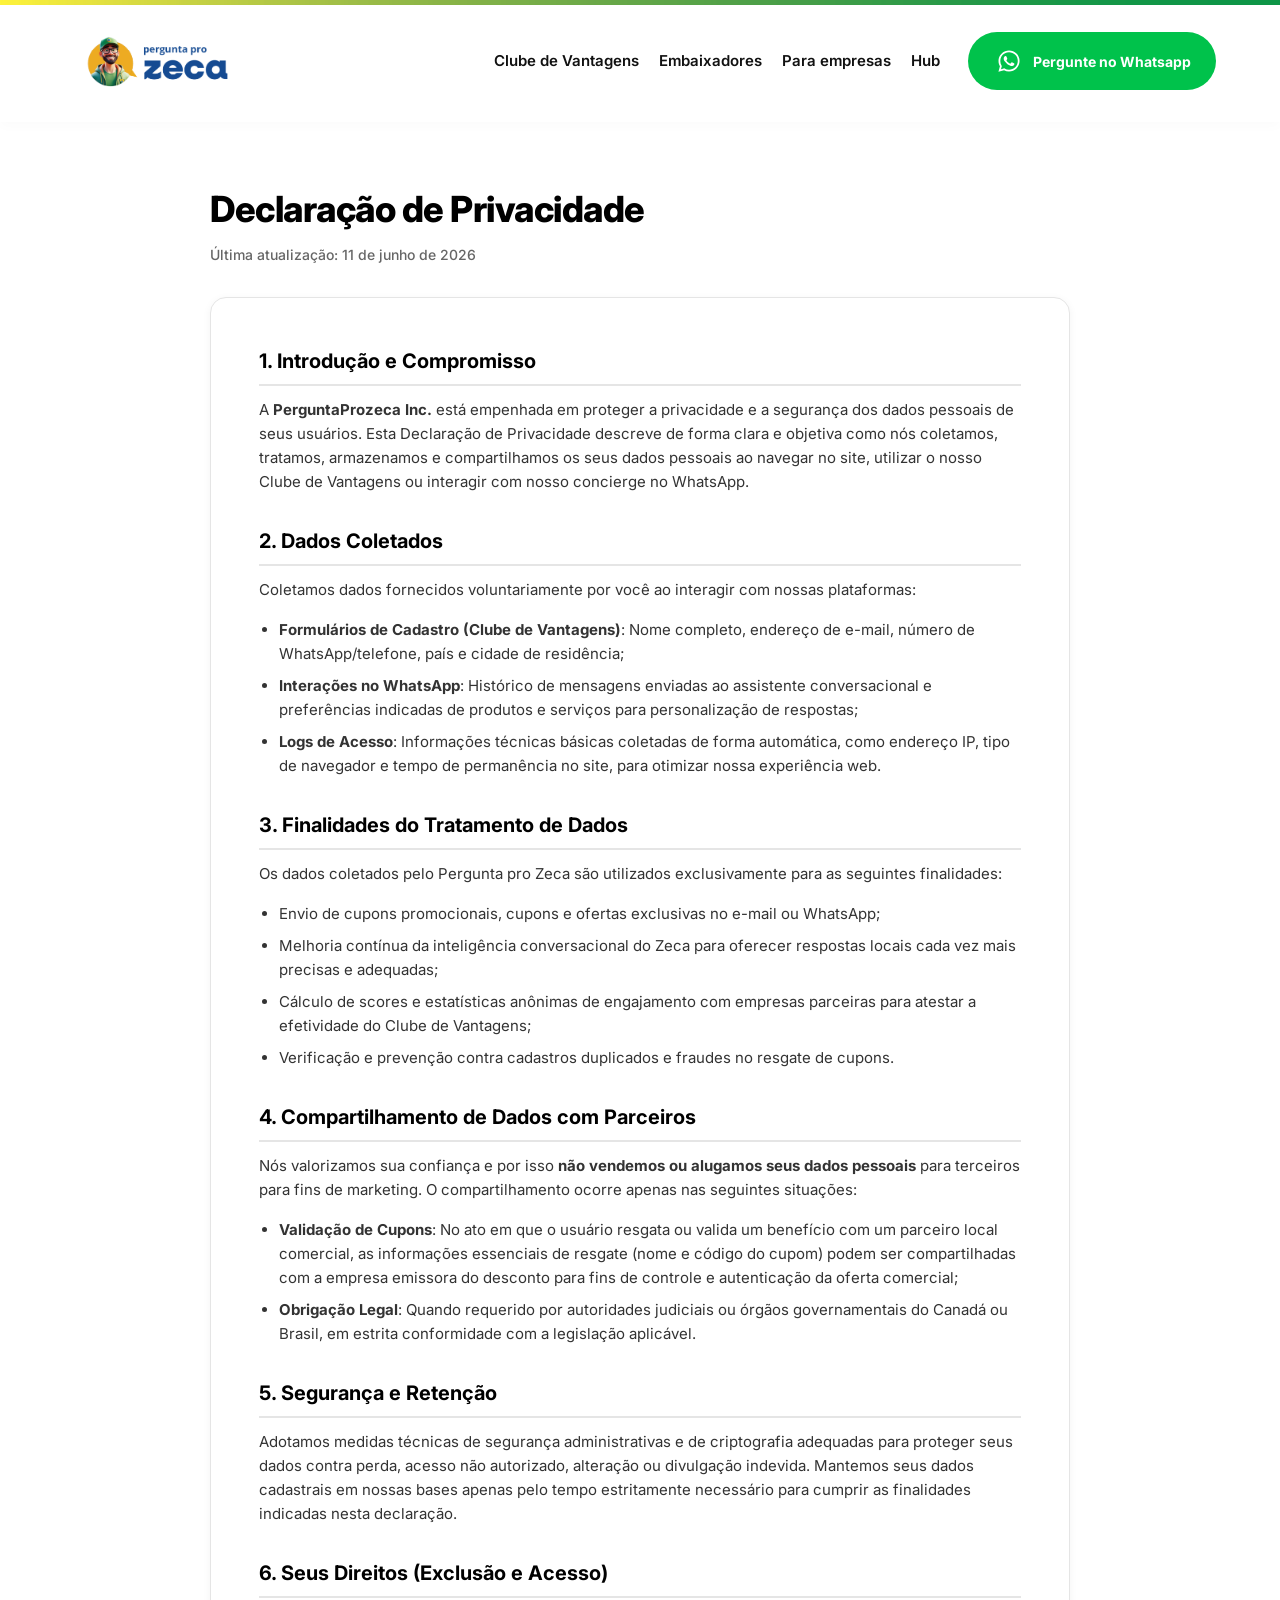
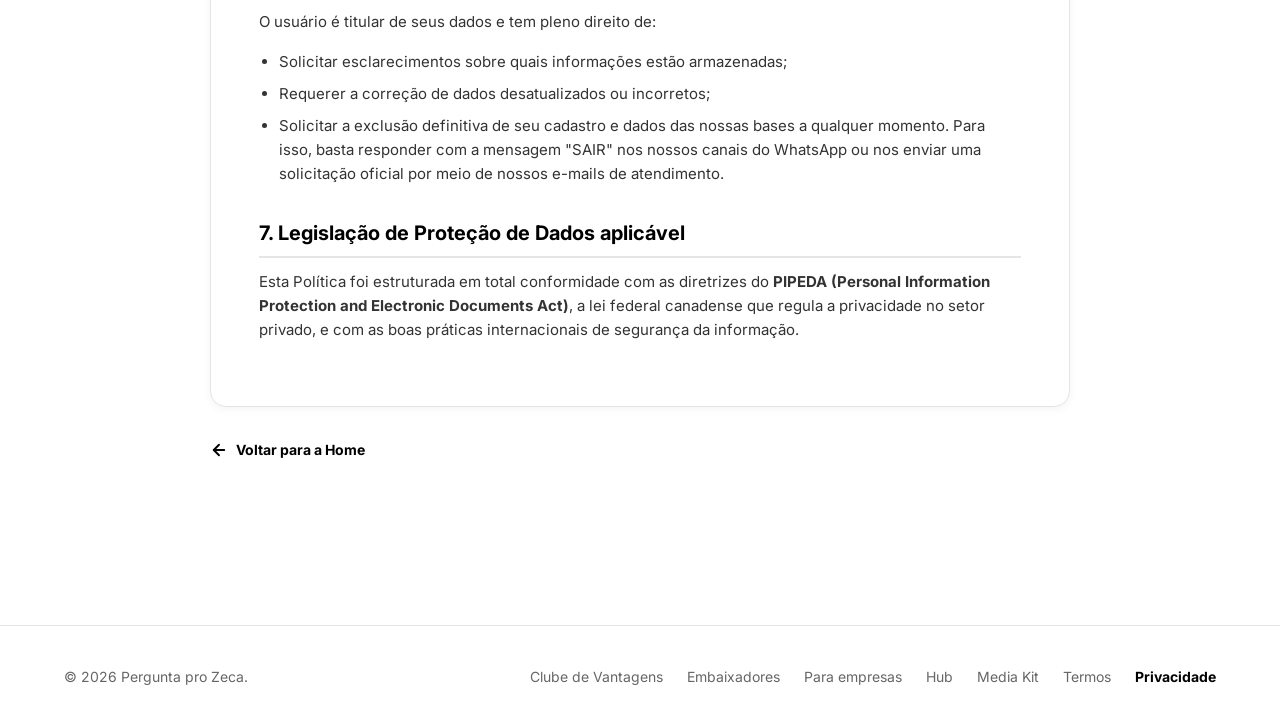
<file: privacidade.html>
<!DOCTYPE html>
<html lang="pt-BR">
<head>
  <meta charset="UTF-8">
  <meta name="viewport" content="width=device-width, initial-scale=1.0">
  <title>Declaração de Privacidade - Pergunta pro Zeca</title>
  <meta name="description" content="Leia a Declaração de Privacidade do Pergunta pro Zeca e entenda como tratamos e protegemos seus dados pessoais.">
  <link rel="stylesheet" href="styles/main.css">
  <link rel="stylesheet" href="styles/components.css">
  <link rel="shortcut icon" href="icones/zecafavicon.ico" type="image/x-icon">
  <style>
    .legal-section {
      padding: 60px 0 80px 0;
      max-width: 860px;
      margin: 0 auto;
    }
    
    .legal-header {
      margin-bottom: 32px;
      text-align: left;
    }
    
    .legal-header h1 {
      font-size: 36px;
      font-weight: 800;
      color: var(--color-black);
      margin-bottom: 8px;
      letter-spacing: -0.5px;
    }
    
    .last-update {
      font-size: 14px;
      color: var(--color-text-muted);
      font-weight: 500;
    }
    
    .legal-card {
      background-color: var(--color-white);
      border: 1px solid var(--color-border);
      border-radius: var(--border-radius-lg);
      padding: 48px;
      box-shadow: var(--shadow-sm);
    }
    
    .legal-content h2 {
      font-size: 20px;
      font-weight: 700;
      color: var(--color-black);
      margin-top: 32px;
      margin-bottom: 12px;
      border-bottom: 2px solid var(--color-border);
      padding-bottom: 8px;
    }
    
    .legal-content h2:first-child {
      margin-top: 0;
    }
    
    .legal-content p {
      font-size: 15px;
      color: #333333;
      line-height: 1.6;
      margin-bottom: 16px;
    }
    
    .legal-content ul {
      margin-bottom: 20px;
      padding-left: 20px;
      list-style-type: disc;
    }
    
    .legal-content li {
      font-size: 15px;
      color: #333333;
      line-height: 1.6;
      margin-bottom: 8px;
    }
    
    .btn-back-home {
      display: inline-flex;
      align-items: center;
      gap: 8px;
      font-size: 14px;
      font-weight: 700;
      color: var(--color-black);
      margin-top: 32px;
      transition: transform var(--transition-fast);
    }
    
    .btn-back-home:hover {
      transform: translateX(-4px);
    }
    
    @media (max-width: 768px) {
      .legal-section {
        padding: 40px 0 60px 0;
      }
      
      .legal-card {
        padding: 24px;
      }
      
      .legal-header h1 {
        font-size: 28px;
      }
    }
  </style>
</head>
<body>

  <!-- Cabeçalho -->
  <header class="site-header site-header--gradient">
    <div class="container">
      <a href="index.html" class="logo-container" id="header-logo-link">
        <img src="imagens/logo-perguntaprozeca.png" alt="Pergunta pro Zeca" class="logo-img">
      </a>
      <div class="header-right-area">
        <nav class="header-nav">
          <a href="clube-vantagens.html" class="header-nav-link">Clube de Vantagens</a>
          <a href="embaixadores.html" class="header-nav-link">Embaixadores</a>
          <a href="parceiros.html" class="header-nav-link">Para empresas</a>
          <a href="hub-influenciadores.html" class="header-nav-link">Hub</a>
        </nav>
        <a href="https://wa.me/5500000000000" target="_blank" class="btn btn-whatsapp" id="btn-whatsapp-header">
          <img src="icones/whatsapp.svg" alt="WhatsApp" style="width: 32px; height: 32px;">
          Pergunte no Whatsapp
        </a>
      </div>
    </div>
  </header>

  <!-- Conteúdo Principal -->
  <main class="container">
    <section class="legal-section">
      <div class="legal-header">
        <h1>Declaração de Privacidade</h1>
        <div class="last-update">Última atualização: 11 de junho de 2026</div>
      </div>
      
      <div class="legal-card">
        <div class="legal-content">
          <h2>1. Introdução e Compromisso</h2>
          <p>A <strong>PerguntaProzeca Inc.</strong> está empenhada em proteger a privacidade e a segurança dos dados pessoais de seus usuários. Esta Declaração de Privacidade descreve de forma clara e objetiva como nós coletamos, tratamos, armazenamos e compartilhamos os seus dados pessoais ao navegar no site, utilizar o nosso Clube de Vantagens ou interagir com nosso concierge no WhatsApp.</p>
          
          <h2>2. Dados Coletados</h2>
          <p>Coletamos dados fornecidos voluntariamente por você ao interagir com nossas plataformas:</p>
          <ul>
            <li><strong>Formulários de Cadastro (Clube de Vantagens)</strong>: Nome completo, endereço de e-mail, número de WhatsApp/telefone, país e cidade de residência;</li>
            <li><strong>Interações no WhatsApp</strong>: Histórico de mensagens enviadas ao assistente conversacional e preferências indicadas de produtos e serviços para personalização de respostas;</li>
            <li><strong>Logs de Acesso</strong>: Informações técnicas básicas coletadas de forma automática, como endereço IP, tipo de navegador e tempo de permanência no site, para otimizar nossa experiência web.</li>
          </ul>
          
          <h2>3. Finalidades do Tratamento de Dados</h2>
          <p>Os dados coletados pelo Pergunta pro Zeca são utilizados exclusivamente para as seguintes finalidades:</p>
          <ul>
            <li>Envio de cupons promocionais, cupons e ofertas exclusivas no e-mail ou WhatsApp;</li>
            <li>Melhoria contínua da inteligência conversacional do Zeca para oferecer respostas locais cada vez mais precisas e adequadas;</li>
            <li>Cálculo de scores e estatísticas anônimas de engajamento com empresas parceiras para atestar a efetividade do Clube de Vantagens;</li>
            <li>Verificação e prevenção contra cadastros duplicados e fraudes no resgate de cupons.</li>
          </ul>
          
          <h2>4. Compartilhamento de Dados com Parceiros</h2>
          <p>Nós valorizamos sua confiança e por isso <strong>não vendemos ou alugamos seus dados pessoais</strong> para terceiros para fins de marketing. O compartilhamento ocorre apenas nas seguintes situações:</p>
          <ul>
            <li><strong>Validação de Cupons</strong>: No ato em que o usuário resgata ou valida um benefício com um parceiro local comercial, as informações essenciais de resgate (nome e código do cupom) podem ser compartilhadas com a empresa emissora do desconto para fins de controle e autenticação da oferta comercial;</li>
            <li><strong>Obrigação Legal</strong>: Quando requerido por autoridades judiciais ou órgãos governamentais do Canadá ou Brasil, em estrita conformidade com a legislação aplicável.</li>
          </ul>
          
          <h2>5. Segurança e Retenção</h2>
          <p>Adotamos medidas técnicas de segurança administrativas e de criptografia adequadas para proteger seus dados contra perda, acesso não autorizado, alteração ou divulgação indevida. Mantemos seus dados cadastrais em nossas bases apenas pelo tempo estritamente necessário para cumprir as finalidades indicadas nesta declaração.</p>
          
          <h2>6. Seus Direitos (Exclusão e Acesso)</h2>
          <p>O usuário é titular de seus dados e tem pleno direito de:</p>
          <ul>
            <li>Solicitar esclarecimentos sobre quais informações estão armazenadas;</li>
            <li>Requerer a correção de dados desatualizados ou incorretos;</li>
            <li>Solicitar a exclusão definitiva de seu cadastro e dados das nossas bases a qualquer momento. Para isso, basta responder com a mensagem "SAIR" nos nossos canais do WhatsApp ou nos enviar uma solicitação oficial por meio de nossos e-mails de atendimento.</li>
          </ul>
          
          <h2>7. Legislação de Proteção de Dados aplicável</h2>
          <p>Esta Política foi estruturada em total conformidade com as diretrizes do <strong>PIPEDA (Personal Information Protection and Electronic Documents Act)</strong>, a lei federal canadense que regula a privacidade no setor privado, e com as boas práticas internacionais de segurança da informação.</p>
        </div>
      </div>
      
      <a href="index.html" class="btn-back-home" id="btn-back-home-link">
        <svg width="18" height="18" fill="none" stroke="currentColor" stroke-width="2.5" stroke-linecap="round" stroke-linejoin="round" viewBox="0 0 24 24">
          <line x1="19" y1="12" x2="5" y2="12"></line>
          <polyline points="12 19 5 12 12 5"></polyline>
        </svg>
        Voltar para a Home
      </a>
    </section>
  </main>

  <!-- Rodapé -->
  <footer class="site-footer">
    <div class="container">
      <p>© 2026 Pergunta pro Zeca.</p>
      <div class="footer-links">
        <a href="clube-vantagens.html">Clube de Vantagens</a>
        <a href="embaixadores.html">Embaixadores</a>
        <a href="parceiros.html">Para empresas</a>
        <a href="hub-influenciadores.html">Hub</a>
        <a href="#">Media Kit</a>
        <a href="termos.html">Termos</a>
        <a href="privacidade.html" style="font-weight: 700; color: var(--color-black);">Privacidade</a>
      </div>
    </div>
  </footer>

  <script src="js/app.js"></script>
</body>
</html>
</file>
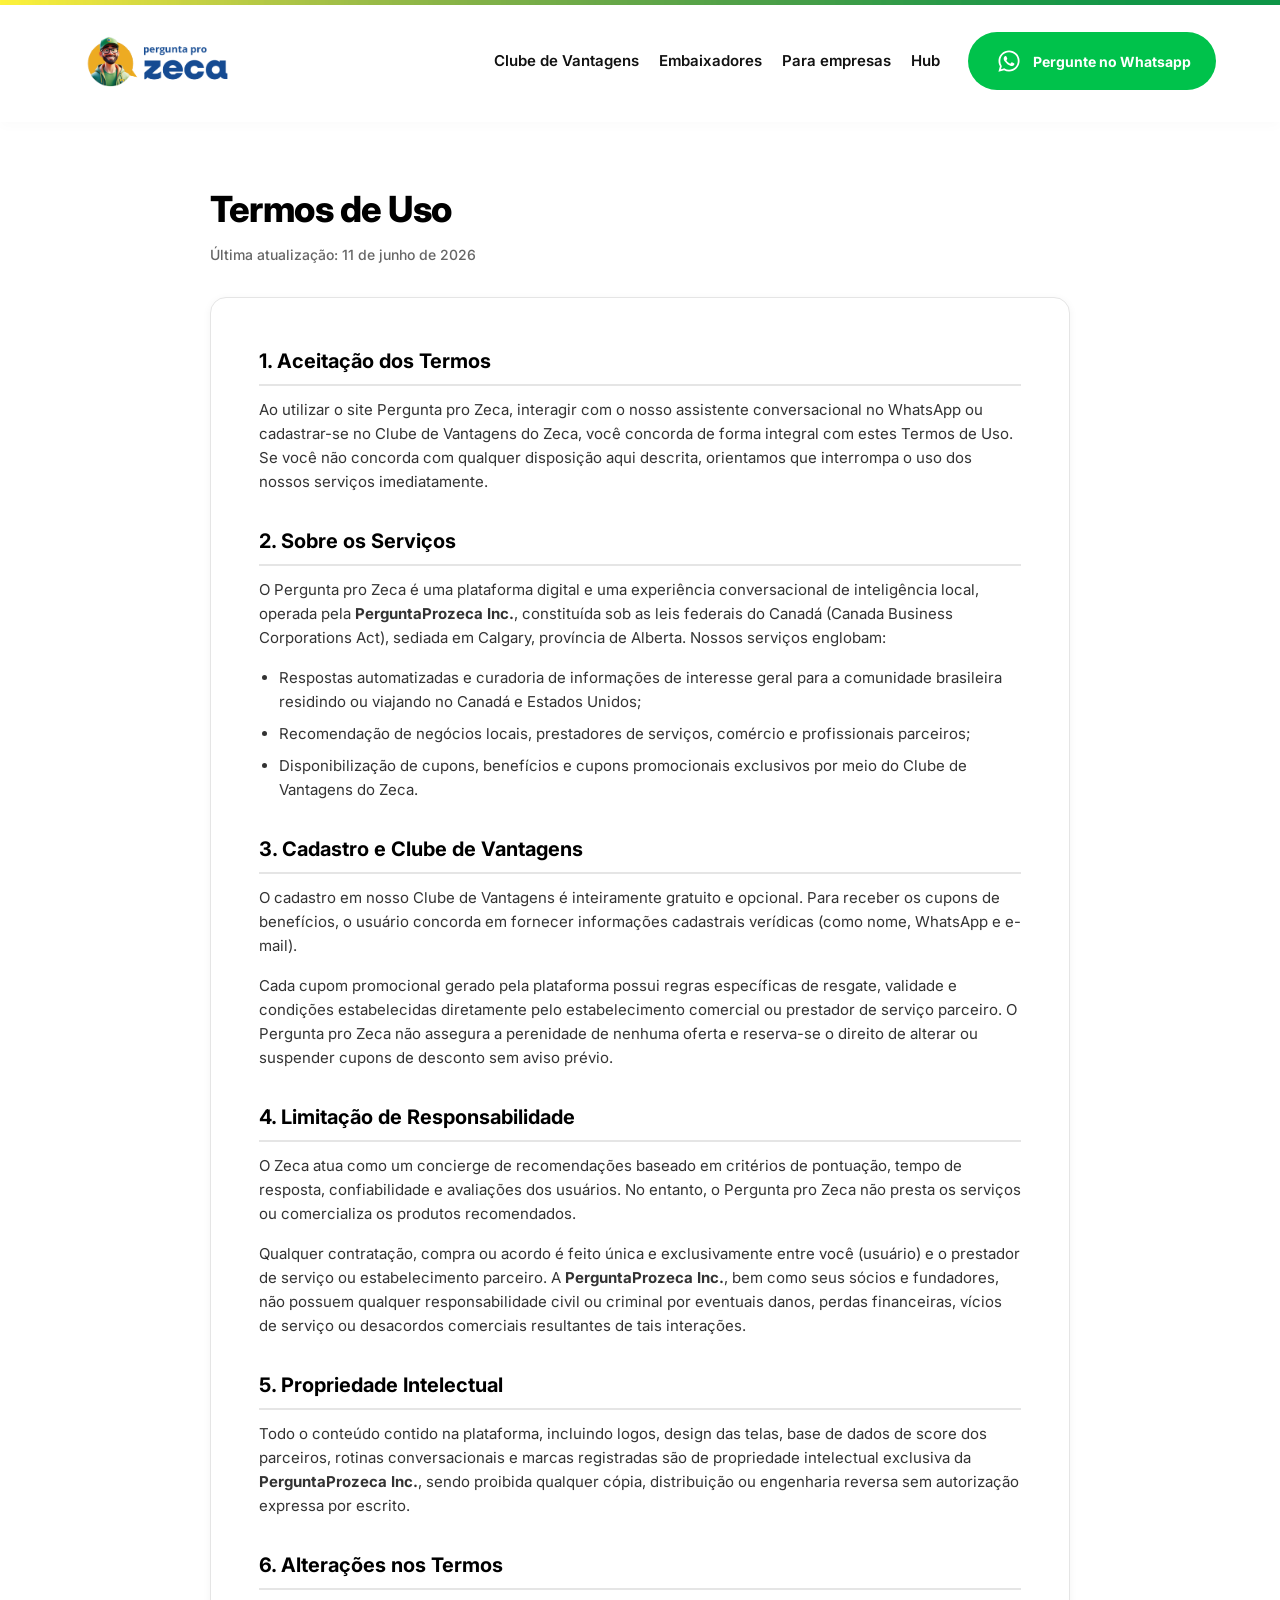
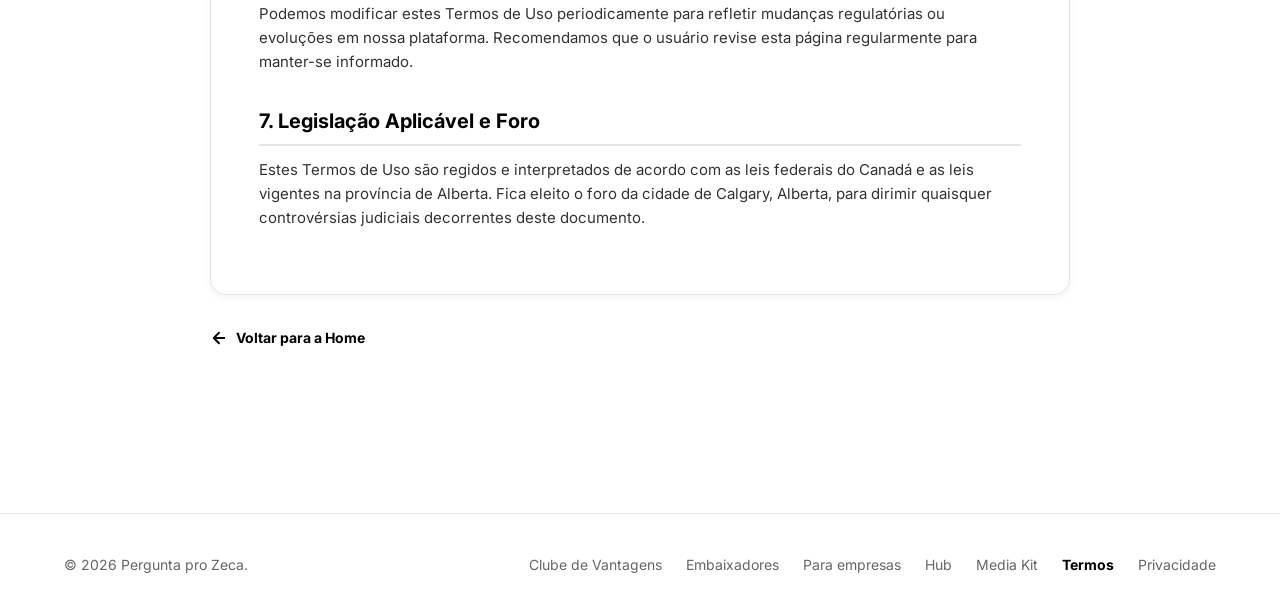
<file: termos.html>
<!DOCTYPE html>
<html lang="pt-BR">
<head>
  <meta charset="UTF-8">
  <meta name="viewport" content="width=device-width, initial-scale=1.0">
  <title>Termos de Uso - Pergunta pro Zeca</title>
  <meta name="description" content="Leia os Termos de Uso do Pergunta pro Zeca e saiba como funcionam nossas recomendações e o Clube de Vantagens.">
  <link rel="stylesheet" href="styles/main.css">
  <link rel="stylesheet" href="styles/components.css">
  <link rel="shortcut icon" href="icones/zecafavicon.ico" type="image/x-icon">
  <style>
    .legal-section {
      padding: 60px 0 80px 0;
      max-width: 860px;
      margin: 0 auto;
    }
    
    .legal-header {
      margin-bottom: 32px;
      text-align: left;
    }
    
    .legal-header h1 {
      font-size: 36px;
      font-weight: 800;
      color: var(--color-black);
      margin-bottom: 8px;
      letter-spacing: -0.5px;
    }
    
    .last-update {
      font-size: 14px;
      color: var(--color-text-muted);
      font-weight: 500;
    }
    
    .legal-card {
      background-color: var(--color-white);
      border: 1px solid var(--color-border);
      border-radius: var(--border-radius-lg);
      padding: 48px;
      box-shadow: var(--shadow-sm);
    }
    
    .legal-content h2 {
      font-size: 20px;
      font-weight: 700;
      color: var(--color-black);
      margin-top: 32px;
      margin-bottom: 12px;
      border-bottom: 2px solid var(--color-border);
      padding-bottom: 8px;
    }
    
    .legal-content h2:first-child {
      margin-top: 0;
    }
    
    .legal-content p {
      font-size: 15px;
      color: #333333;
      line-height: 1.6;
      margin-bottom: 16px;
    }
    
    .legal-content ul {
      margin-bottom: 20px;
      padding-left: 20px;
      list-style-type: disc;
    }
    
    .legal-content li {
      font-size: 15px;
      color: #333333;
      line-height: 1.6;
      margin-bottom: 8px;
    }
    
    .btn-back-home {
      display: inline-flex;
      align-items: center;
      gap: 8px;
      font-size: 14px;
      font-weight: 700;
      color: var(--color-black);
      margin-top: 32px;
      transition: transform var(--transition-fast);
    }
    
    .btn-back-home:hover {
      transform: translateX(-4px);
    }
    
    @media (max-width: 768px) {
      .legal-section {
        padding: 40px 0 60px 0;
      }
      
      .legal-card {
        padding: 24px;
      }
      
      .legal-header h1 {
        font-size: 28px;
      }
    }
  </style>
</head>
<body>

  <!-- Cabeçalho -->
  <header class="site-header site-header--gradient">
    <div class="container">
      <a href="index.html" class="logo-container" id="header-logo-link">
        <img src="imagens/logo-perguntaprozeca.png" alt="Pergunta pro Zeca" class="logo-img">
      </a>
      <div class="header-right-area">
        <nav class="header-nav">
          <a href="clube-vantagens.html" class="header-nav-link">Clube de Vantagens</a>
          <a href="embaixadores.html" class="header-nav-link">Embaixadores</a>
          <a href="parceiros.html" class="header-nav-link">Para empresas</a>
          <a href="hub-influenciadores.html" class="header-nav-link">Hub</a>
        </nav>
        <a href="https://wa.me/5500000000000" target="_blank" class="btn btn-whatsapp" id="btn-whatsapp-header">
          <img src="icones/whatsapp.svg" alt="WhatsApp" style="width: 32px; height: 32px;">
          Pergunte no Whatsapp
        </a>
      </div>
    </div>
  </header>

  <!-- Conteúdo Principal -->
  <main class="container">
    <section class="legal-section">
      <div class="legal-header">
        <h1>Termos de Uso</h1>
        <div class="last-update">Última atualização: 11 de junho de 2026</div>
      </div>
      
      <div class="legal-card">
        <div class="legal-content">
          <h2>1. Aceitação dos Termos</h2>
          <p>Ao utilizar o site Pergunta pro Zeca, interagir com o nosso assistente conversacional no WhatsApp ou cadastrar-se no Clube de Vantagens do Zeca, você concorda de forma integral com estes Termos de Uso. Se você não concorda com qualquer disposição aqui descrita, orientamos que interrompa o uso dos nossos serviços imediatamente.</p>
          
          <h2>2. Sobre os Serviços</h2>
          <p>O Pergunta pro Zeca é uma plataforma digital e uma experiência conversacional de inteligência local, operada pela <strong>PerguntaProzeca Inc.</strong>, constituída sob as leis federais do Canadá (Canada Business Corporations Act), sediada em Calgary, província de Alberta. Nossos serviços englobam:</p>
          <ul>
            <li>Respostas automatizadas e curadoria de informações de interesse geral para a comunidade brasileira residindo ou viajando no Canadá e Estados Unidos;</li>
            <li>Recomendação de negócios locais, prestadores de serviços, comércio e profissionais parceiros;</li>
            <li>Disponibilização de cupons, benefícios e cupons promocionais exclusivos por meio do Clube de Vantagens do Zeca.</li>
          </ul>
          
          <h2>3. Cadastro e Clube de Vantagens</h2>
          <p>O cadastro em nosso Clube de Vantagens é inteiramente gratuito e opcional. Para receber os cupons de benefícios, o usuário concorda em fornecer informações cadastrais verídicas (como nome, WhatsApp e e-mail).</p>
          <p>Cada cupom promocional gerado pela plataforma possui regras específicas de resgate, validade e condições estabelecidas diretamente pelo estabelecimento comercial ou prestador de serviço parceiro. O Pergunta pro Zeca não assegura a perenidade de nenhuma oferta e reserva-se o direito de alterar ou suspender cupons de desconto sem aviso prévio.</p>
          
          <h2>4. Limitação de Responsabilidade</h2>
          <p>O Zeca atua como um concierge de recomendações baseado em critérios de pontuação, tempo de resposta, confiabilidade e avaliações dos usuários. No entanto, o Pergunta pro Zeca não presta os serviços ou comercializa os produtos recomendados.</p>
          <p>Qualquer contratação, compra ou acordo é feito única e exclusivamente entre você (usuário) e o prestador de serviço ou estabelecimento parceiro. A <strong>PerguntaProzeca Inc.</strong>, bem como seus sócios e fundadores, não possuem qualquer responsabilidade civil ou criminal por eventuais danos, perdas financeiras, vícios de serviço ou desacordos comerciais resultantes de tais interações.</p>
          
          <h2>5. Propriedade Intelectual</h2>
          <p>Todo o conteúdo contido na plataforma, incluindo logos, design das telas, base de dados de score dos parceiros, rotinas conversacionais e marcas registradas são de propriedade intelectual exclusiva da <strong>PerguntaProzeca Inc.</strong>, sendo proibida qualquer cópia, distribuição ou engenharia reversa sem autorização expressa por escrito.</p>
          
          <h2>6. Alterações nos Termos</h2>
          <p>Podemos modificar estes Termos de Uso periodicamente para refletir mudanças regulatórias ou evoluções em nossa plataforma. Recomendamos que o usuário revise esta página regularmente para manter-se informado.</p>
          
          <h2>7. Legislação Aplicável e Foro</h2>
          <p>Estes Termos de Uso são regidos e interpretados de acordo com as leis federais do Canadá e as leis vigentes na província de Alberta. Fica eleito o foro da cidade de Calgary, Alberta, para dirimir quaisquer controvérsias judiciais decorrentes deste documento.</p>
        </div>
      </div>
      
      <a href="index.html" class="btn-back-home" id="btn-back-home-link">
        <svg width="18" height="18" fill="none" stroke="currentColor" stroke-width="2.5" stroke-linecap="round" stroke-linejoin="round" viewBox="0 0 24 24">
          <line x1="19" y1="12" x2="5" y2="12"></line>
          <polyline points="12 19 5 12 12 5"></polyline>
        </svg>
        Voltar para a Home
      </a>
    </section>
  </main>

  <!-- Rodapé -->
  <footer class="site-footer">
    <div class="container">
      <p>© 2026 Pergunta pro Zeca.</p>
      <div class="footer-links">
        <a href="clube-vantagens.html">Clube de Vantagens</a>
        <a href="embaixadores.html">Embaixadores</a>
        <a href="parceiros.html">Para empresas</a>
        <a href="hub-influenciadores.html">Hub</a>
        <a href="#">Media Kit</a>
        <a href="termos.html" style="font-weight: 700; color: var(--color-black);">Termos</a>
        <a href="privacidade.html">Privacidade</a>
      </div>
    </div>
  </footer>

  <script src="js/app.js"></script>
</body>
</html>
</file>
<file: styles/main.css>
/* Importação da tipografia premium Inter do Google Fonts */
@import url('https://fonts.googleapis.com/css2?family=Inter:wght@300;400;500;600;700;800&display=swap');

/* Design System - Variáveis CSS */
:root {
  --color-primary-yellow: #FFFF00;     /* Amarelo vibrante do Hero */
  --color-secondary-yellow: #FFFF00;   /* Amarelo dos cards de cupons */
  --color-lime-bg: #C5E937;            /* Verde-limão do formulário */
  --color-whatsapp: #00C24B;           /* Verde do botão do WhatsApp */
  --color-whatsapp-hover: #00a33e;
  --color-black: #000000;
  --color-dark: #111111;               /* Cinza escuro dos botões pretos */
  --color-text-main: #111111;
  --color-text-muted: #666666;
  --color-bg-light: #F9F9F9;
  --color-border: #E5E5E5;
  --color-white: #FFFFFF;
  
  --font-main: 'Inter', sans-serif;
  --border-radius-sm: 16px;
  --border-radius-md: 16px;
  --border-radius-lg: 16px;
  --border-radius-pill: 50px;
  
  --shadow-sm: 0 2px 8px rgba(0, 0, 0, 0.05);
  --shadow-md: 0 8px 24px rgba(0, 0, 0, 0.08);
  --shadow-lg: 0 16px 40px rgba(0, 0, 0, 0.12);
  
  --transition-fast: 0.2s ease;
  --transition-normal: 0.3s cubic-bezier(0.4, 0, 0.2, 1);
}

/* Reset Moderno */
*, *::before, *::after {
  box-sizing: border-box;
  margin: 0;
  padding: 0;
}

html {
  scroll-behavior: smooth;
  font-size: 16px;
}

body {
  font-family: var(--font-main);
  background-color: var(--color-white);
  color: var(--color-text-main);
  line-height: 1.5;
  -webkit-font-smoothing: antialiased;
  -moz-osx-font-smoothing: grayscale;
}

img {
  max-width: 100%;
  height: auto;
  display: block;
}

button, input, select, textarea {
  font-family: inherit;
  font-size: inherit;
  color: inherit;
}

button {
  cursor: pointer;
  border: none;
  background: none;
}

a {
  color: inherit;
  text-decoration: none;
}

ul, ol {
  list-style: none;
}

/* Utilitários de Layout */
.container {
  width: 100%;
  max-width: 1200px;
  margin: 0 auto;
  padding: 0 24px;
}

.flex-center {
  display: flex;
  align-items: center;
  justify-content: center;
}

.grid-3 {
  display: grid;
  grid-template-columns: repeat(3, 1fr);
  gap: 24px;
}

@media (max-width: 992px) {
  .grid-3 {
    grid-template-columns: repeat(2, 1fr);
  }
}

@media (max-width: 600px) {
  .grid-3 {
    grid-template-columns: 1fr;
  }
}
</file>
<file: styles/components.css>
/* --- HEADER E FOOTER --- */
.site-header {
  background-color: var(--color-white);
  padding: 28px 0;
  height: 122px;
  position: sticky;
  top: 0;
  z-index: 100;
  box-shadow: 0 4px 12px rgba(0, 0, 0, 0.02);
}

/* Faixa em degradê no topo do cabeçalho (apenas nas páginas aplicáveis) */
.site-header--gradient::before {
  content: "";
  position: absolute;
  top: 0;
  left: 0;
  right: 0;
  height: 5px;
  background-image: url('../imagens/top_bg_cor.png');
  background-repeat: no-repeat;
  background-size: 100% 100%;
}

.site-header .container {
  display: flex;
  justify-content: space-between;
  align-items: center;
}

.logo-container {
  display: flex;
  align-items: center;
  gap: 12px;
}

.logo-img {
  width: 178px;
  height: 66px;
  border-radius: 0;
  object-fit: contain;
  background-color: transparent;
}

.logo-text {
  display: flex;
  flex-direction: column;
}

.logo-text .sub {
  font-size: 13px;
  font-weight: 500;
  color: #0E4894;
  line-height: 1.2;
}

.logo-text .main {
  font-size: 26px;
  font-weight: 900;
  color: #0E4894;
  line-height: 1;
}

/* Perfil do Usuário Logado no Header */
.user-profile-header {
  display: none;
  align-items: center;
  gap: 12px;
}

.user-profile-header.active {
  display: flex;
}

.user-avatar {
  width: 40px;
  height: 40px;
  border-radius: 50%;
  background-color: var(--color-lime-bg);
  color: var(--color-dark);
  font-weight: 700;
  display: flex;
  align-items: center;
  justify-content: center;
  font-size: 14px;
  border: 1.5px solid var(--color-dark);
}

.user-info-text {
  font-size: 14px;
  font-weight: 700;
  color: var(--color-dark);
}

.user-logout-btn {
  font-size: 11px;
  color: var(--color-text-muted);
  text-decoration: underline;
  cursor: pointer;
  background: none;
  border: none;
  padding: 0;
  text-align: left;
  font-weight: 500;
  transition: color var(--transition-fast);
}

.user-logout-btn:hover {
  color: #ff4a5a;
}

.site-footer {
  background-color: var(--color-white);
  border-top: 1px solid var(--color-border);
  padding: 40px 0;
  margin-top: 80px;
  font-size: 14px;
  color: var(--color-text-muted);
}

.site-footer .container {
  display: flex;
  justify-content: space-between;
  align-items: center;
  flex-wrap: wrap;
  gap: 20px;
}

.footer-links {
  display: flex;
  gap: 24px;
  flex-wrap: wrap;
}

.footer-links a {
  transition: var(--color-text-main) var(--transition-fast);
}

.footer-links a:hover {
  color: var(--color-text-main);
  text-decoration: underline;
}

/* --- BOTÕES --- */
.btn {
  display: inline-flex;
  align-items: center;
  justify-content: center;
  gap: 8px;
  font-weight: 700;
  padding: 12px 24px;
  border-radius: var(--border-radius-pill);
  transition: all var(--transition-fast);
  font-size: 14px;
}

.btn-whatsapp {
  background-color: var(--color-whatsapp);
  color: var(--color-white);
  border: 1px solid transparent;
}

.btn-whatsapp:hover {
  background-color: var(--color-whatsapp-hover);
  transform: translateY(-2px);
}

.btn-black {
  background-color: var(--color-black);
  color: var(--color-white);
}

.btn-black:hover {
  background-color: #222;
  transform: translateY(-2px);
}

.btn-white {
  background-color: var(--color-white);
  color: var(--color-black);
  border: 1px solid var(--color-border);
}

.btn-white:hover {
  background-color: var(--color-bg-light);
  transform: translateY(-2px);
}

.btn-yellow {
  background-color: var(--color-primary-yellow);
  color: var(--color-black);
}

.btn-yellow:hover {
  background-color: #e5cf00;
  transform: translateY(-2px);
}

/* --- CARDS DE BENEFÍCIOS --- */
.benefit-card {
  border: 1px solid var(--color-border);
  border-radius: var(--border-radius-md);
  padding: 24px;
  background-color: var(--color-white);
  display: flex;
  flex-direction: column;
  transition: box-shadow var(--transition-fast);
}

.benefit-card:hover {
  box-shadow: var(--shadow-sm);
}

.benefit-card .category-tag {
  font-size: 12px;
  font-weight: 700;
  color: var(--color-whatsapp);
  text-transform: uppercase;
  margin-bottom: 8px;
}

.benefit-card h3 {
  font-size: 18px;
  font-weight: 700;
  margin-bottom: 12px;
  color: var(--color-text-main);
}

/* --- CARDS DE CUPONS (CATÁLOGO) --- */
.coupon-card {
  border: 1.5px solid #00b046;
  border-radius: var(--border-radius-lg);
  padding: 24px;
  background-color: var(--color-white);
  display: flex;
  flex-direction: column;
  position: relative;
  transition: all var(--transition-normal);
}

.coupon-card:hover {
  border-color: #00c24b;
  transform: translateY(-4px);
  box-shadow: var(--shadow-md);
}

.coupon-card-header {
  display: flex;
  justify-content: space-between;
  align-items: center;
  margin-bottom: 8px;
}

.coupon-card-header h3 {
  font-size: 20px;
  font-weight: 800;
  color: var(--color-dark);
}

.used-badge {
  font-size: 12px;
  color: var(--color-text-muted);
  font-weight: 500;
}

.rating-stars {
  color: #000000;
  font-size: 14px;
  margin-bottom: 16px;
}

.coupon-meta {
  display: flex;
  flex-direction: column;
  gap: 8px;
  margin-bottom: 16px;
  font-size: 14px;
  color: #2d3748;
}

.meta-item {
  display: flex;
  align-items: center;
  gap: 8px;
  font-weight: 600;
}

.meta-item svg.meta-icon {
  width: 18px;
  height: 18px;
  fill: none;
  stroke: #00b046;
  stroke-width: 2;
  color: #00b046;
}

.coupon-offer-box {
  background-color: #eefbcb;
  border-radius: 16px;
  padding: 20px;
  margin-top: 8px;
  flex-grow: 1;
  display: flex;
  flex-direction: column;
  gap: 16px;
}

.offer-value {
  font-size: 22px;
  font-weight: 800;
  color: #000000;
  line-height: 1.25;
}

.offer-details {
  display: flex;
  justify-content: space-between;
  align-items: center;
  font-size: 13px;
  color: #1a202c;
  flex-wrap: wrap;
  gap: 8px;
  font-weight: 500;
}

.timer-badge {
  display: inline-flex;
  align-items: center;
  gap: 4px;
  font-weight: 700;
  color: #e68a00;
}

.btn-grab {
  width: 100%;
  padding: 14px;
  font-weight: 700;
  background-color: #111625;
  color: var(--color-white);
  border-radius: 10px;
  text-align: center;
  font-size: 14px;
  transition: all var(--transition-fast);
  box-shadow: 0 2px 5px rgba(0, 0, 0, 0.1);
}

.btn-grab:hover {
  background-color: #050811;
  transform: translateY(-1px);
}

/* --- BANNER DE DESTAQUE --- */
.featured-banner {
  background: #00484D;
  color: var(--color-white);
  border-radius: var(--border-radius-lg);
  display: flex;
  overflow: hidden;
  margin: 32px 0;
  box-shadow: var(--shadow-md);
}

.featured-banner-content {
  padding: 40px;
  flex: 1.2;
  display: flex;
  flex-direction: column;
  justify-content: center;
  align-items: flex-start;
}

.featured-tag {
  background-color: rgba(255, 255, 255, 0.15);
  padding: 4px 12px;
  border-radius: var(--border-radius-pill);
  font-size: 12px;
  font-weight: 600;
  margin-bottom: 16px;
}

.featured-banner h2 {
  font-size: 28px;
  font-weight: 800;
  margin-bottom: 12px;
  line-height: 1.2;
}

.featured-banner p {
  color: rgba(255, 255, 255, 0.8);
  font-size: 15px;
  margin-bottom: 24px;
  max-width: 500px;
}

.featured-banner .btn-yellow {
  background-color: #d18c23;
  color: var(--color-white);
  border-radius: 8px;
  font-weight: 700;
  padding: 12px 24px;
  box-shadow: 0 4px 10px rgba(0, 0, 0, 0.15);
  transition: all var(--transition-fast);
}

.featured-banner .btn-yellow:hover {
  background-color: #ba7919;
  transform: translateY(-2px);
  box-shadow: 0 6px 15px rgba(0, 0, 0, 0.2);
}

.featured-banner-image {
  flex: 1;
  background-size: cover;
  background-position: center;
  min-height: 250px;
}

@media (max-width: 768px) {
  .featured-banner {
    flex-direction: column;
  }
  .featured-banner-image {
    min-height: 200px;
  }
}

/* --- MODAIS (BACKDROP & CONTAINER) --- */
.modal-overlay {
  position: fixed;
  top: 0;
  left: 0;
  right: 0;
  bottom: 0;
  background-color: rgba(0, 0, 0, 0.6);
  backdrop-filter: blur(8px);
  display: flex;
  align-items: center;
  justify-content: center;
  z-index: 1000;
  opacity: 0;
  pointer-events: none;
  transition: opacity var(--transition-normal);
  padding: 20px;
}

.modal-overlay.active {
  opacity: 1;
  pointer-events: all;
}

.modal-container {
  background-color: var(--color-white);
  border-radius: 24px;
  width: 100%;
  max-width: 600px;
  max-height: 90vh;
  overflow-y: auto;
  position: relative;
  box-shadow: var(--shadow-lg);
  transform: translateY(30px);
  transition: transform var(--transition-normal);
}

.modal-overlay.active .modal-container {
  transform: translateY(0);
}

.modal-close {
  position: absolute;
  top: 20px;
  right: 20px;
  width: 32px;
  height: 32px;
  border-radius: 50%;
  background-color: var(--color-bg-light);
  display: flex;
  align-items: center;
  justify-content: center;
  color: var(--color-text-muted);
  transition: all var(--transition-fast);
  z-index: 10;
}

.modal-close:hover {
  background-color: var(--color-border);
  color: var(--color-black);
}

.modal-close.green-close {
  background-color: var(--color-whatsapp);
  color: var(--color-white);
}

.modal-close.green-close:hover {
  background-color: var(--color-whatsapp-hover);
}

/* --- MODAL LOGIN --- */
.login-modal-content {
  padding: 48px 40px;
  text-align: center;
}

.lock-icon-wrapper {
  width: 64px;
  height: 64px;
  background-color: var(--color-black);
  border-radius: 50%;
  margin: 0 auto 20px auto;
  color: var(--color-white);
}

.login-modal-content h2 {
  font-size: 24px;
  font-weight: 800;
  color: var(--color-dark);
  margin-bottom: 8px;
}

.login-modal-content p {
  color: var(--color-text-muted);
  font-size: 14px;
  margin-bottom: 32px;
}

.form-group {
  margin-bottom: 20px;
  text-align: left;
}

.form-group-header {
  display: flex;
  justify-content: space-between;
  align-items: center;
  margin-bottom: 6px;
}

.form-group label {
  font-size: 11px;
  font-weight: 700;
  text-transform: uppercase;
  color: var(--color-text-main);
  letter-spacing: 0.5px;
}

.forgot-password {
  font-size: 11px;
  font-weight: 600;
  color: var(--color-text-muted);
  text-decoration: underline;
}

.input-icon-wrapper {
  position: relative;
}

.input-icon-wrapper input {
  width: 100%;
  padding: 14px 16px 14px 44px;
  border: 1.5px solid var(--color-border);
  border-radius: var(--border-radius-md);
  font-size: 14px;
  transition: border-color var(--transition-fast);
}

.input-icon-wrapper input:focus {
  border-color: var(--color-black);
  outline: none;
}

.input-icon-wrapper svg.field-icon {
  position: absolute;
  left: 16px;
  top: 50%;
  transform: translateY(-50%);
  width: 18px;
  height: 18px;
  fill: var(--color-text-muted);
}

.input-icon-wrapper button.toggle-pwd {
  position: absolute;
  right: 16px;
  top: 50%;
  transform: translateY(-50%);
  color: var(--color-text-muted);
}

.btn-login-submit {
  width: 100%;
  padding: 14px;
  background-color: var(--color-black);
  color: var(--color-white);
  border-radius: var(--border-radius-md);
  font-weight: 700;
  font-size: 15px;
  margin-top: 12px;
  display: flex;
  justify-content: center;
  align-items: center;
  gap: 8px;
}

.btn-login-submit:hover {
  background-color: #222;
}

.divider-text {
  position: relative;
  text-align: center;
  margin: 24px 0;
  font-size: 12px;
  color: var(--color-text-muted);
}

.divider-text::before, .divider-text::after {
  content: '';
  position: absolute;
  top: 50%;
  width: 45%;
  height: 1px;
  background-color: var(--color-border);
}

.divider-text::before { left: 0; }
.divider-text::after { right: 0; }

.login-footer-link {
  font-size: 14px;
  color: var(--color-text-main);
  font-weight: 500;
}

.login-footer-link a {
  font-weight: 700;
  text-decoration: underline;
}

.login-modal-terms {
  font-size: 11px;
  color: var(--color-text-muted);
  margin-top: 24px;
  line-height: 1.4;
}

.login-modal-terms a {
  text-decoration: underline;
}

/* --- MODAL CUPOM --- */
.cupom-modal-content {
  padding: 40px;
}

.cupom-header {
  display: flex;
  gap: 24px;
  margin-bottom: 24px;
  align-items: center;
  flex-wrap: wrap;
}

.cupom-brand-box {
  width: 100px;
  height: 100px;
  border: 1px solid var(--color-border);
  border-radius: var(--border-radius-md);
  display: flex;
  align-items: center;
  justify-content: center;
  text-align: center;
  font-weight: 800;
  padding: 8px;
  font-size: 14px;
}

.cupom-promo-details {
  flex: 1;
  min-width: 250px;
}

.cupom-code {
  font-size: 28px;
  font-weight: 800;
  color: var(--color-whatsapp);
  letter-spacing: 0.5px;
  margin-bottom: 4px;
}

.cupom-title {
  font-size: 20px;
  font-weight: 800;
  color: var(--color-dark);
  line-height: 1.2;
}

.cupom-info-grid {
  display: grid;
  grid-template-columns: 1fr 1fr;
  gap: 16px;
  margin-bottom: 24px;
}

.cupom-info-item {
  background-color: var(--color-bg-light);
  border: 1px solid var(--color-border);
  border-radius: var(--border-radius-md);
  padding: 12px 16px;
  display: flex;
  flex-direction: column;
  gap: 4px;
}

.info-label {
  font-size: 11px;
  font-weight: 700;
  color: var(--color-text-muted);
  letter-spacing: 0.5px;
  text-transform: uppercase;
}

.info-value {
  font-size: 14px;
  font-weight: 700;
  color: var(--color-dark);
  word-break: break-word;
}

@media (max-width: 480px) {
  .cupom-info-grid {
    grid-template-columns: 1fr;
    gap: 12px;
  }
}

.cupom-accordion {
  margin-bottom: 24px;
}

.accordion-title {
  display: flex;
  justify-content: space-between;
  align-items: center;
  font-size: 12px;
  font-weight: 700;
  text-transform: uppercase;
  letter-spacing: 0.5px;
  cursor: pointer;
  padding-bottom: 8px;
  border-bottom: 1.5px solid var(--color-border);
  margin-bottom: 12px;
}

.accordion-title svg {
  width: 14px;
  height: 14px;
  transition: transform var(--transition-fast);
}

.accordion-title.active svg {
  transform: rotate(180deg);
}

.accordion-content {
  display: flex;
  flex-direction: column;
  gap: 12px;
}

.cupom-tags-row {
  display: flex;
  gap: 10px;
  flex-wrap: wrap;
  margin-bottom: 8px;
}

.cupom-tag {
  font-size: 12px;
  font-weight: 600;
  padding: 6px 12px;
  border-radius: var(--border-radius-pill);
}

.cupom-tag.expiry {
  background-color: #E2F9D3;
  color: #4D8B1E;
}

.cupom-tag.type {
  background-color: #E6F3FF;
  color: #1A73E8;
}

.cupom-rules-list {
  font-size: 13px;
  color: var(--color-text-muted);
  padding-left: 16px;
  list-style-type: disc;
}

.cupom-rules-list li {
  margin-bottom: 6px;
}

.cupom-action-row {
  display: flex;
  gap: 20px;
  align-items: center;
  margin-bottom: 32px;
  flex-wrap: wrap;
}

.qr-code-box {
  width: 80px;
  height: 80px;
  background-color: #EEE;
  border: 1px solid var(--color-border);
  border-radius: var(--border-radius-sm);
  overflow: hidden;
}

.btn-print {
  flex: 1;
  padding: 16px;
  background-color: var(--color-black);
  color: var(--color-white);
  border-radius: var(--border-radius-md);
  font-weight: 700;
  font-size: 14px;
  text-align: center;
}

.btn-print:hover {
  background-color: #222;
}

.cupom-share-section {
  text-align: center;
  border-top: 1px solid var(--color-border);
  padding-top: 24px;
}

.cupom-share-section h4 {
  font-size: 13px;
  font-weight: 700;
  margin-bottom: 12px;
}

.social-share-row {
  display: flex;
  justify-content: center;
  gap: 16px;
  margin-bottom: 16px;
}

.social-btn {
  width: 36px;
  height: 36px;
  border-radius: 50%;
  border: 1.5px solid var(--color-border);
  display: flex;
  align-items: center;
  justify-content: center;
  color: var(--color-text-main);
  transition: all var(--transition-fast);
}

.social-btn:hover {
  border-color: var(--color-black);
  background-color: var(--color-bg-light);
}

.social-btn img {
  width: 18px;
  height: 18px;
  filter: brightness(0);
  transition: filter var(--transition-fast);
}

.social-btn:hover img {
  filter: brightness(0.2);
}

.copy-link-wrapper {
  display: flex;
  border: 1.5px solid var(--color-border);
  border-radius: var(--border-radius-md);
  overflow: hidden;
  max-width: 400px;
  margin: 0 auto;
}

.copy-link-input {
  flex: 1;
  border: none;
  padding: 10px 14px;
  font-size: 13px;
  color: var(--color-text-muted);
  background-color: var(--color-bg-light);
  outline: none;
  white-space: nowrap;
  overflow: hidden;
  text-overflow: ellipsis;
}

.btn-copy-link {
  background-color: var(--color-white);
  border-left: 1.5px solid var(--color-border);
  padding: 0 14px;
  display: flex;
  align-items: center;
  color: var(--color-text-main);
  transition: background-color var(--transition-fast);
}

.btn-copy-link:hover {
  background-color: var(--color-bg-light);
}

.cupom-terms-notice {
  font-size: 12px;
  color: #718096;
  margin-top: 20px;
  text-align: center;
  line-height: 1.5;
}

.cupom-terms-notice a {
  color: #00b046;
  font-weight: 700;
  text-decoration: underline;
  transition: color var(--transition-fast);
}


.cupom-terms-notice a:hover {
  color: #008f37;
}

/* --- NAVEGAÇÃO DO CABEÇALHO --- */
.header-right-area {
  display: flex;
  align-items: center;
  gap: 24px;
}

.header-nav {
  display: flex;
  align-items: center;
  gap: 20px;
  margin-right: 4px;
}

.header-nav-link {
  font-family: 'Inter', sans-serif;
  font-weight: 600;
  font-size: 15px;
  color: var(--color-text-main, #111827);
  text-decoration: none;
  transition: color var(--transition-fast, 0.2s);
}

.header-nav-link:hover {
  color: var(--color-whatsapp, #00b046);
}



/* --- COMPONENTES MOBILE DRAWER E NAVEGAÇÃO --- */
@media (min-width: 769px) {
  .header-mobile-actions,
  .btn-menu-toggle,
  .btn-wa-compact,
  .mobile-nav-backdrop,
  .mobile-nav-drawer {
    display: none !important;
  }
}

@media (max-width: 768px) {
  .header-nav {
    display: none !important;
  }

  .site-header {
    height: 68px;
    padding: 10px 0;
  }

  .site-header .container {
    padding: 0 16px;
  }

  .logo-img {
    width: 115px;
    height: auto;
    max-height: 44px;
  }

  .header-wa-desktop {
    display: none !important;
  }

  .header-mobile-actions {
    display: flex !important;
    align-items: center;
    gap: 8px;
  }

  .btn-wa-compact {
    width: 44px;
    height: 44px;
    border-radius: 50%;
    background-color: var(--color-whatsapp);
    display: flex !important;
    align-items: center;
    justify-content: center;
    flex-shrink: 0;
    text-decoration: none;
    transition: background-color var(--transition-fast), transform var(--transition-fast);
  }

  .btn-wa-compact img {
    width: 22px;
    height: 22px;
  }

  .btn-wa-compact:hover,
  .btn-wa-compact:active {
    background-color: var(--color-whatsapp-hover);
    transform: scale(1.05);
  }

  .btn-menu-toggle {
    width: 44px;
    height: 44px;
    display: flex !important;
    flex-direction: column;
    align-items: center;
    justify-content: center;
    gap: 5px;
    background: transparent;
    border: none;
    cursor: pointer;
    border-radius: 8px;
    flex-shrink: 0;
    padding: 0;
  }

  .btn-menu-toggle:focus-visible {
    outline: 2px solid var(--color-whatsapp);
    outline-offset: 2px;
  }

  .hamburger-bar {
    width: 22px;
    height: 2.5px;
    background-color: #111111;
    border-radius: 2px;
    transition: all 0.2s ease;
  }

  .mobile-nav-backdrop {
    display: block;
    position: fixed;
    inset: 0;
    background: rgba(0, 0, 0, 0.5);
    backdrop-filter: blur(2px);
    -webkit-backdrop-filter: blur(2px);
    z-index: 9998;
    opacity: 0;
    pointer-events: none;
    transition: opacity 0.25s ease;
  }

  .mobile-nav-backdrop.active {
    opacity: 1;
    pointer-events: auto;
  }

  .mobile-nav-drawer {
    display: flex;
    position: fixed;
    top: 0;
    right: 0;
    bottom: 0;
    width: 290px;
    max-width: 85vw;
    background: #ffffff;
    z-index: 9999;
    flex-direction: column;
    transform: translateX(100%);
    transition: transform 0.28s cubic-bezier(0.4, 0, 0.2, 1);
    box-shadow: -4px 0 24px rgba(0, 0, 0, 0.15);
  }

  .mobile-nav-drawer.active {
    transform: translateX(0);
  }

  .drawer-header {
    display: flex;
    justify-content: space-between;
    align-items: center;
    padding: 14px 20px;
    border-bottom: 1px solid var(--color-border);
  }

  .drawer-logo-img {
    width: 115px;
    height: auto;
    max-height: 42px;
    object-fit: contain;
  }

  .btn-drawer-close {
    width: 44px;
    height: 44px;
    display: flex;
    align-items: center;
    justify-content: center;
    background: var(--color-bg-light);
    border-radius: 50%;
    color: #111111;
    border: none;
    cursor: pointer;
    transition: background 0.15s ease;
    padding: 0;
  }

  .btn-drawer-close:hover,
  .btn-drawer-close:focus-visible {
    background: var(--color-border);
    outline: 2px solid var(--color-black);
  }

  .drawer-nav {
    display: flex;
    flex-direction: column;
    padding: 12px 0;
    flex: 1;
    overflow-y: auto;
  }

  .drawer-nav-link {
    padding: 14px 24px;
    font-size: 16px;
    font-weight: 600;
    color: #111827;
    text-decoration: none;
    border-left: 3px solid transparent;
    min-height: 48px;
    display: flex;
    align-items: center;
    transition: all 0.15s ease;
  }

  .drawer-nav-link:hover,
  .drawer-nav-link:focus-visible,
  .drawer-nav-link.active {
    background: #f0fdf4;
    color: var(--color-whatsapp);
    border-left-color: var(--color-whatsapp);
    outline: none;
  }

  .drawer-footer {
    padding: 20px;
    border-top: 1px solid var(--color-border);
    margin-top: auto;
  }

  .drawer-btn-wa {
    width: 100%;
    min-height: 48px;
    font-size: 15px;
    border-radius: 12px;
    display: inline-flex;
    align-items: center;
    justify-content: center;
    gap: 8px;
    text-decoration: none;
  }

  body.drawer-open {
    overflow: hidden !important;
    touch-action: none;
  }

  /* Evita auto-zoom indesejado no iOS Safari */
  input, select, textarea,
  .form-control, .form-input-ds, .form-select-ds, .form-textarea-ds,
  .form-group-input input, .form-group-input select,
  .filter-select {
    font-size: 16px !important;
  }
  
  button[type="submit"], .btn-submit, .btn-submit-ds, .btn-form, .btn-login-submit {
    min-height: 48px;
    font-size: 16px;
  }

  /* Modais no Mobile */
  .modal-overlay {
    padding: 12px;
  }
  .modal-container {
    border-radius: 20px;
    max-height: 92vh;
    width: 100%;
  }
  .modal-close {
    width: 44px;
    height: 44px;
    top: 12px;
    right: 12px;
    font-size: 18px;
  }
  .cupom-modal-content {
    padding: 24px 16px 20px 16px;
  }
  .login-modal-content {
    padding: 32px 18px;
  }
  .cupom-header {
    flex-direction: column;
    align-items: flex-start;
    gap: 12px;
  }
  .cupom-promo-details {
    min-width: 0;
    width: 100%;
  }
  .cupom-code {
    font-size: 22px;
  }
  .social-btn {
    width: 44px;
    height: 44px;
  }
  .btn-print {
    min-height: 48px;
  }
  .btn-grab {
    min-height: 48px;
  }
  
  /* Touch targets gerais */
  .btn {
    min-height: 44px;
  }
  .accordion-title {
    min-height: 44px;
    display: flex;
    align-items: center;
  }
  .user-logout-btn {
    padding: 8px 0;
    font-size: 13px;
  }
}

/* Tratamento para orientação paisagem em celulares com pouca altura */
@media (max-height: 520px) and (orientation: landscape) {
  .site-header {
    height: 56px !important;
    padding: 6px 0 !important;
  }
  .modal-container {
    max-height: 96vh;
  }
  .section-hero, .home-hero, .hero-section {
    padding-top: 70px !important;
    padding-bottom: 24px !important;
  }
  .home-hero h1, .hero-title {
    font-size: 26px !important;
    line-height: 1.2 !important;
  }
}

/* Estilos de Impressão para a Modal de Cupom */
@media print {
  body * {
    visibility: hidden;
  }
  #cupom-modal, #cupom-modal * {
    visibility: visible;
  }
  #cupom-modal {
    position: absolute;
    left: 0;
    top: 0;
    width: 100%;
    margin: 0;
    padding: 0;
    background: none !important;
    display: flex !important;
    align-items: flex-start !important;
    justify-content: center !important;
  }
  .modal-overlay {
    background-color: transparent !important;
  }
  .modal-container {
    box-shadow: none !important;
    border: none !important;
    margin: 0 !important;
    padding: 0 !important;
    width: 100% !important;
    max-width: 100% !important;
  }
  .modal-close,
  .cupom-buttons-column,
  .cupom-share-section {
    display: none !important;
  }
  .cupom-modal-content {
    padding: 20px !important;
  }
}
</file>
